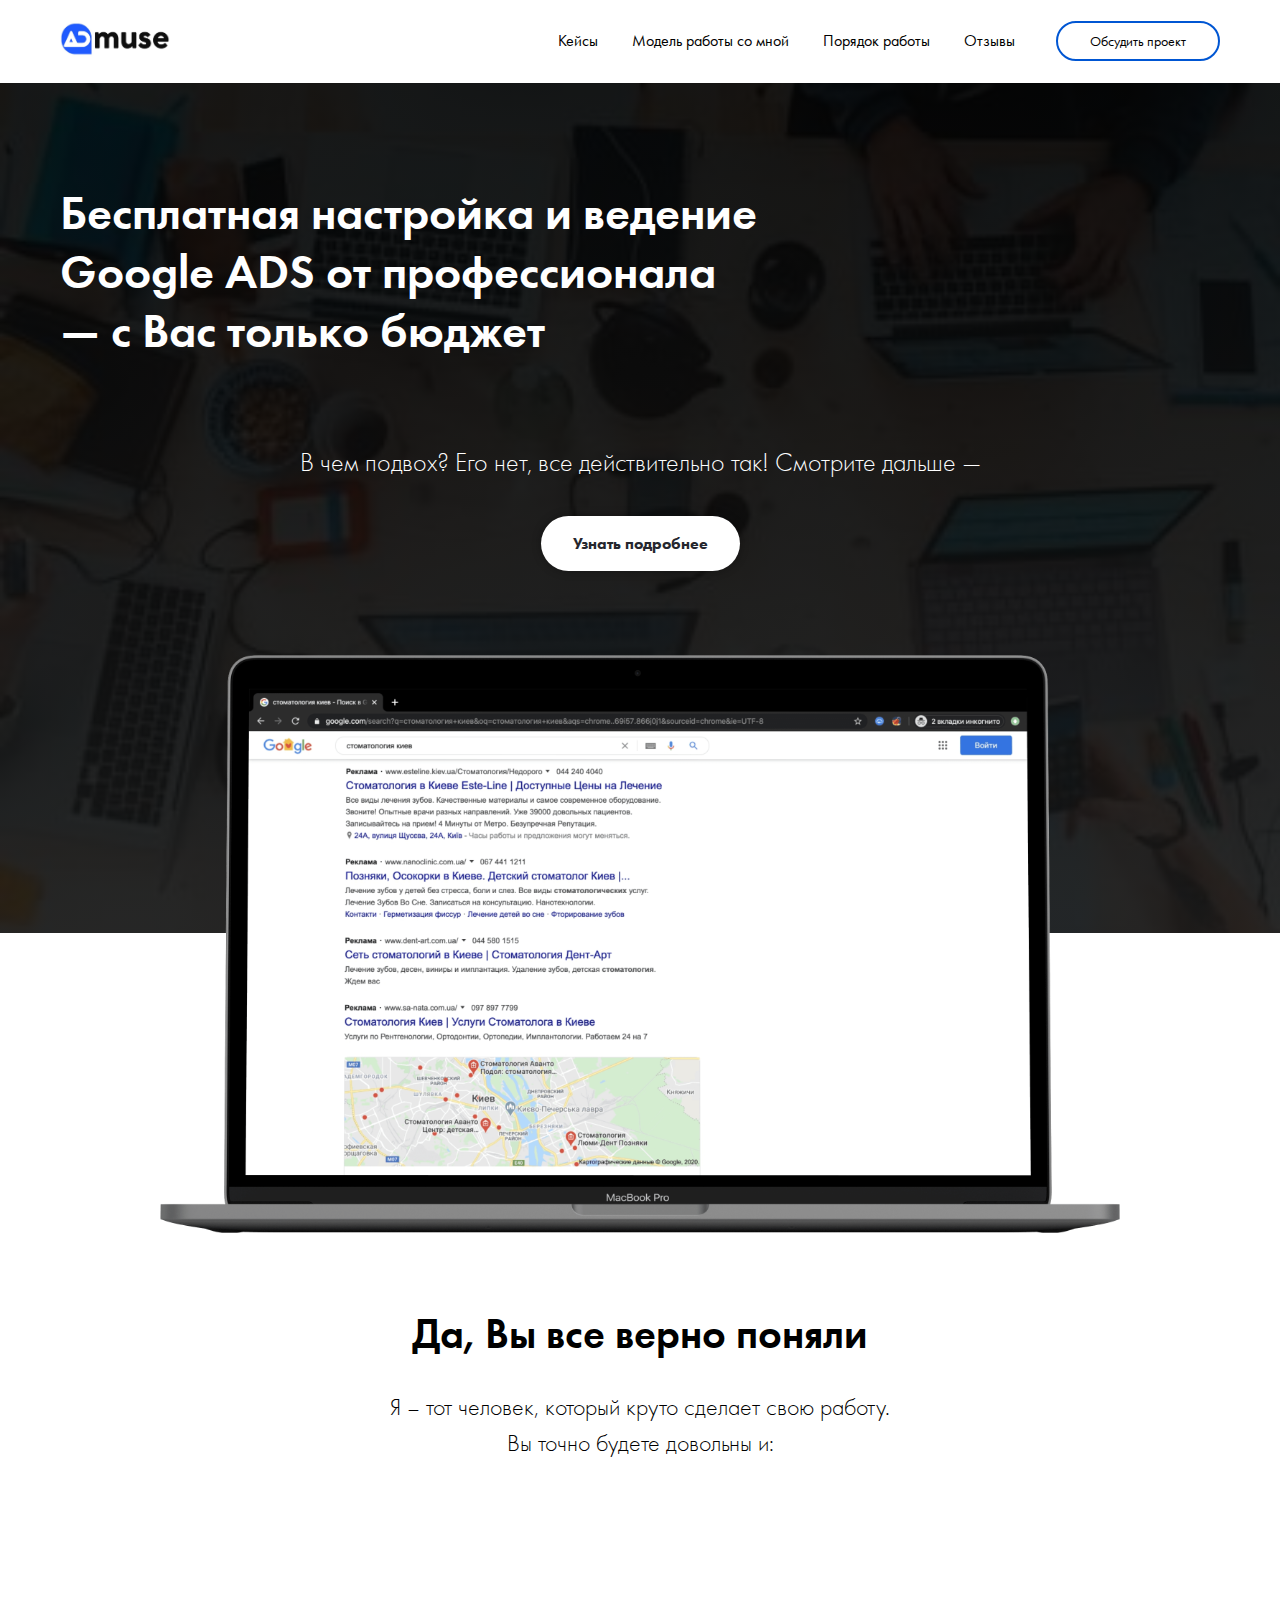
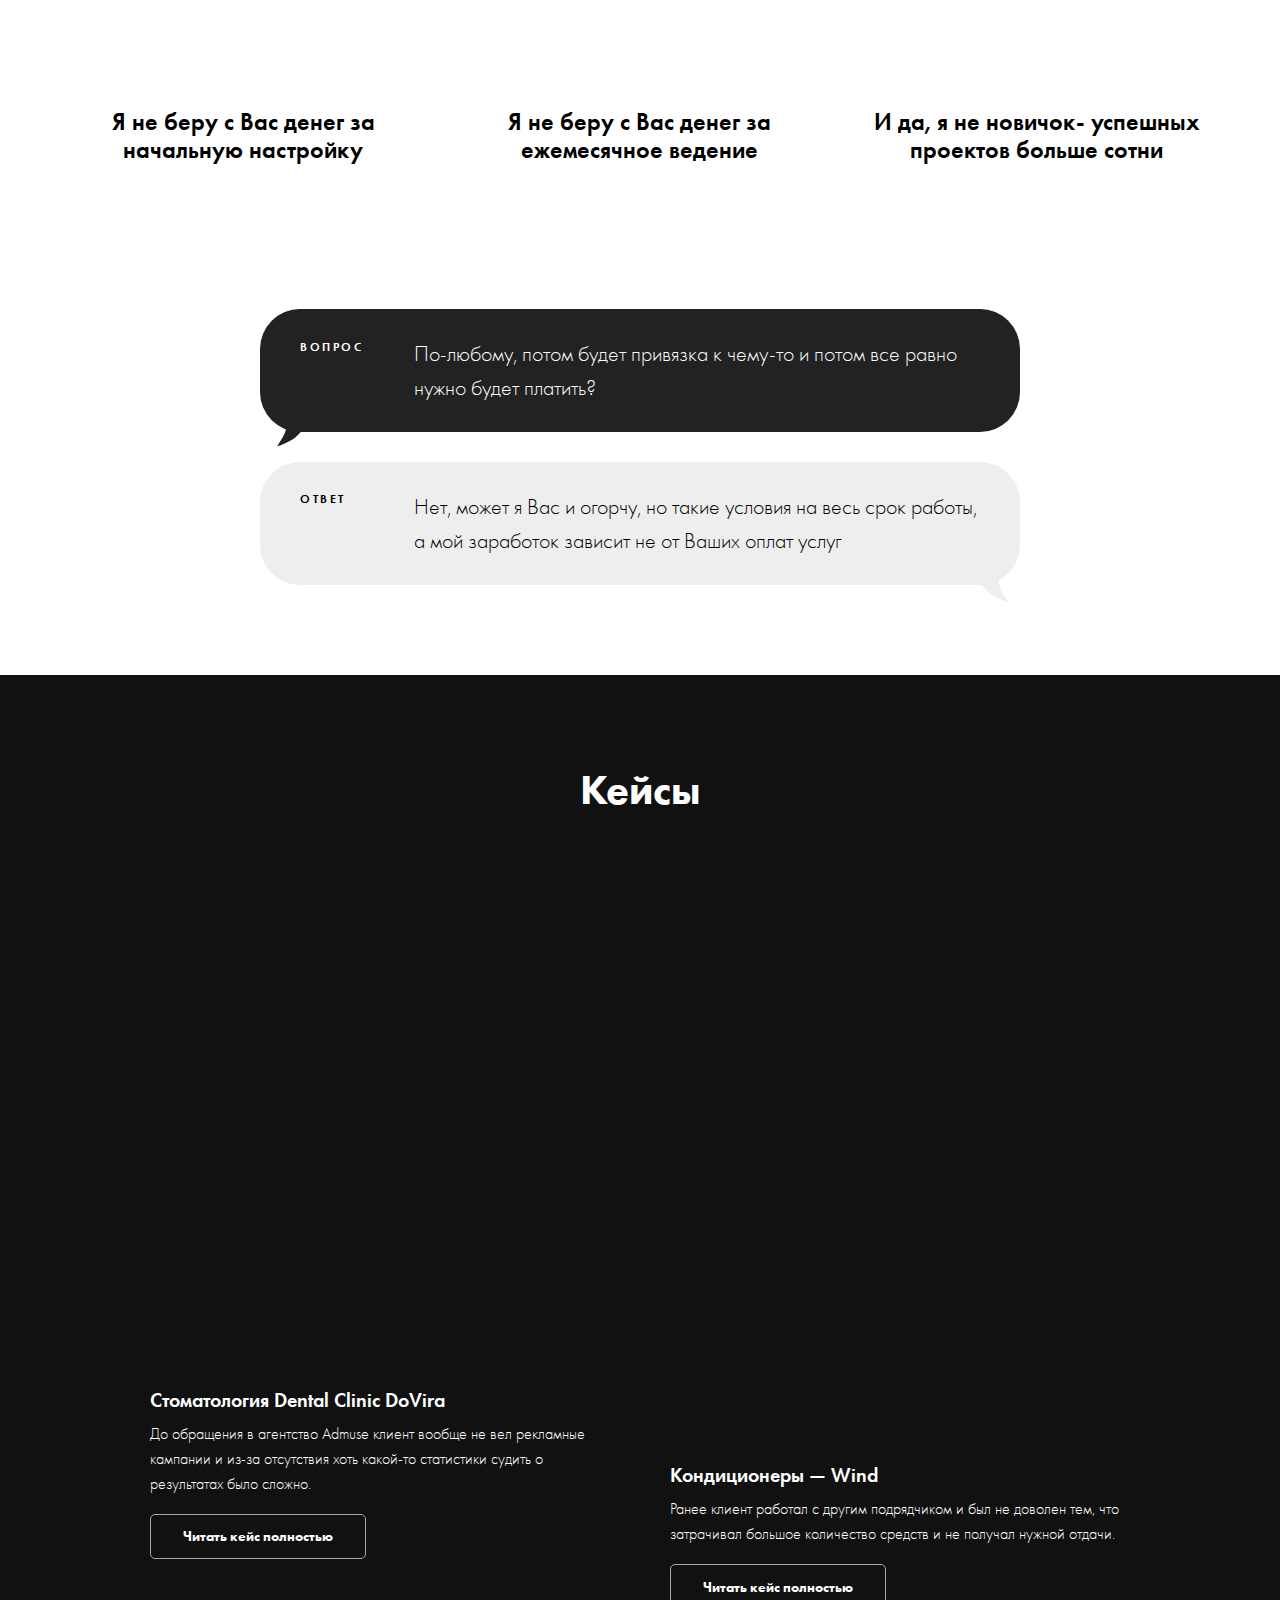
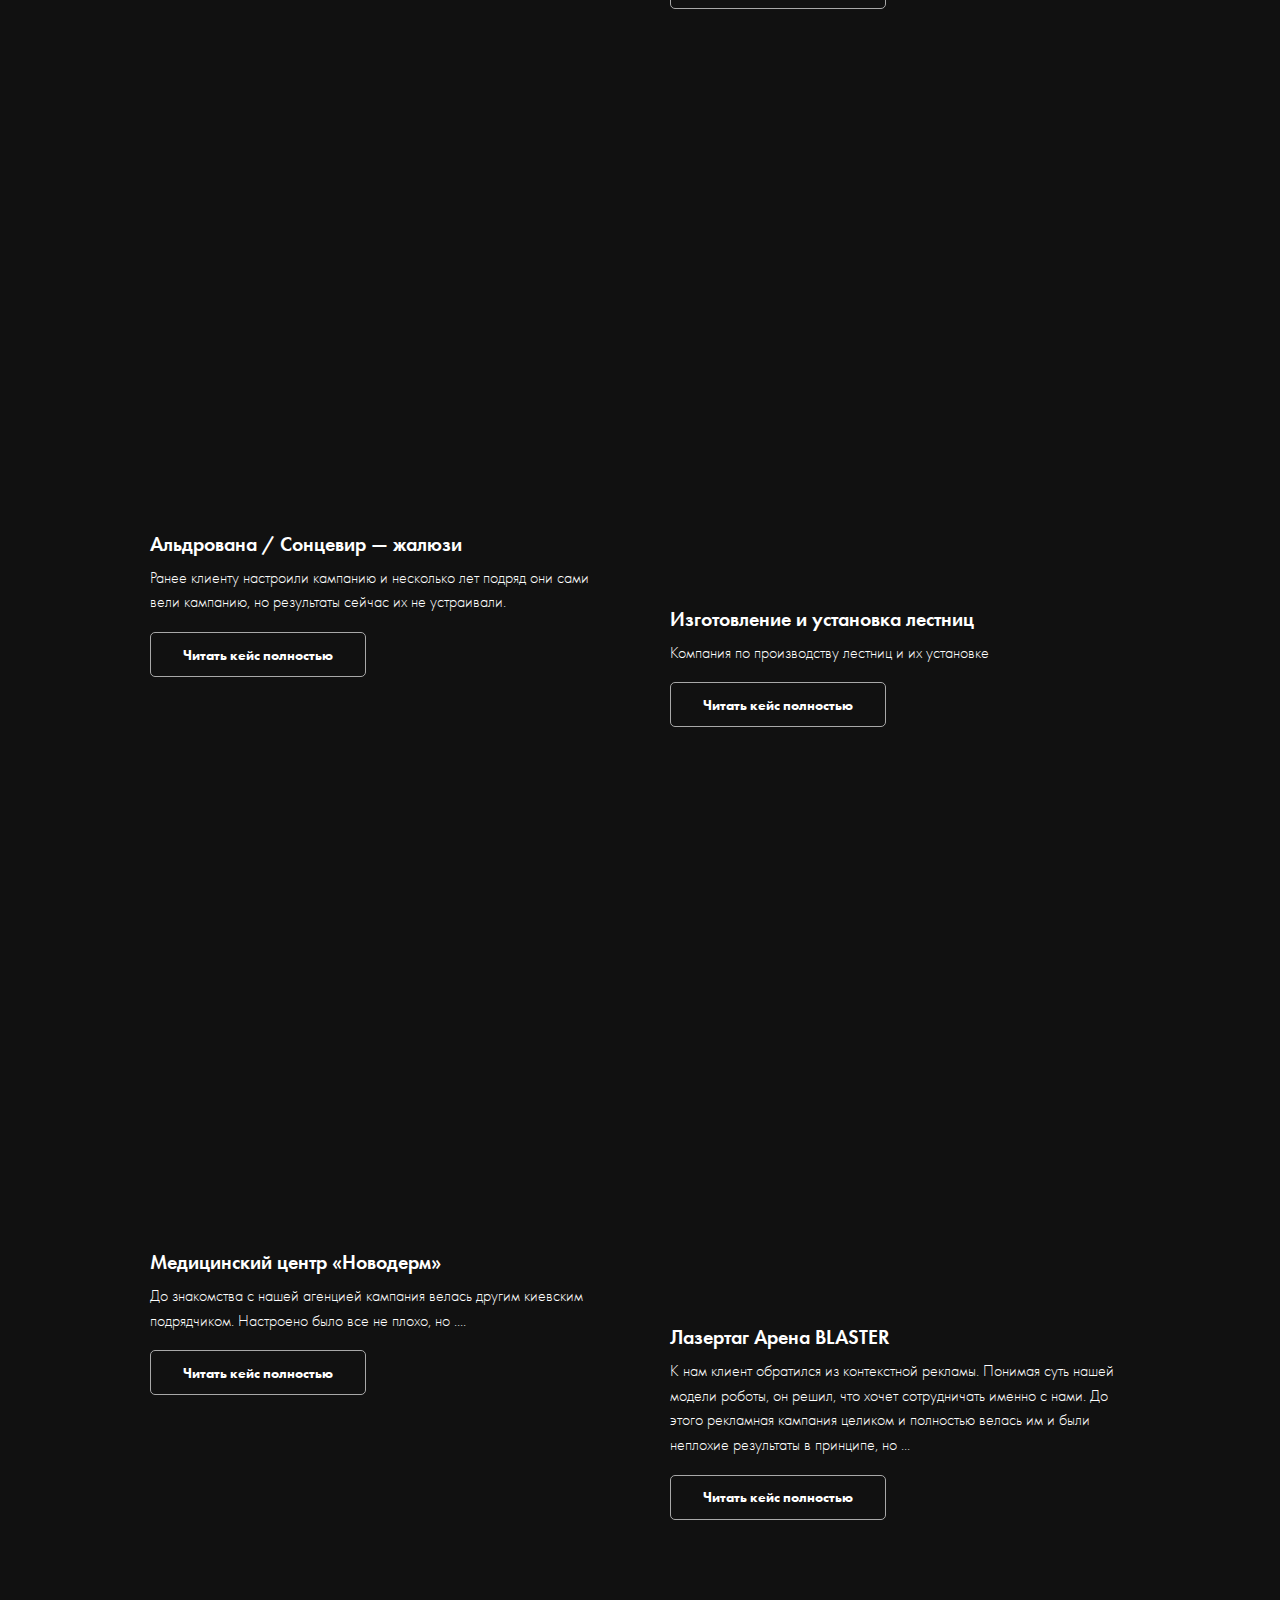
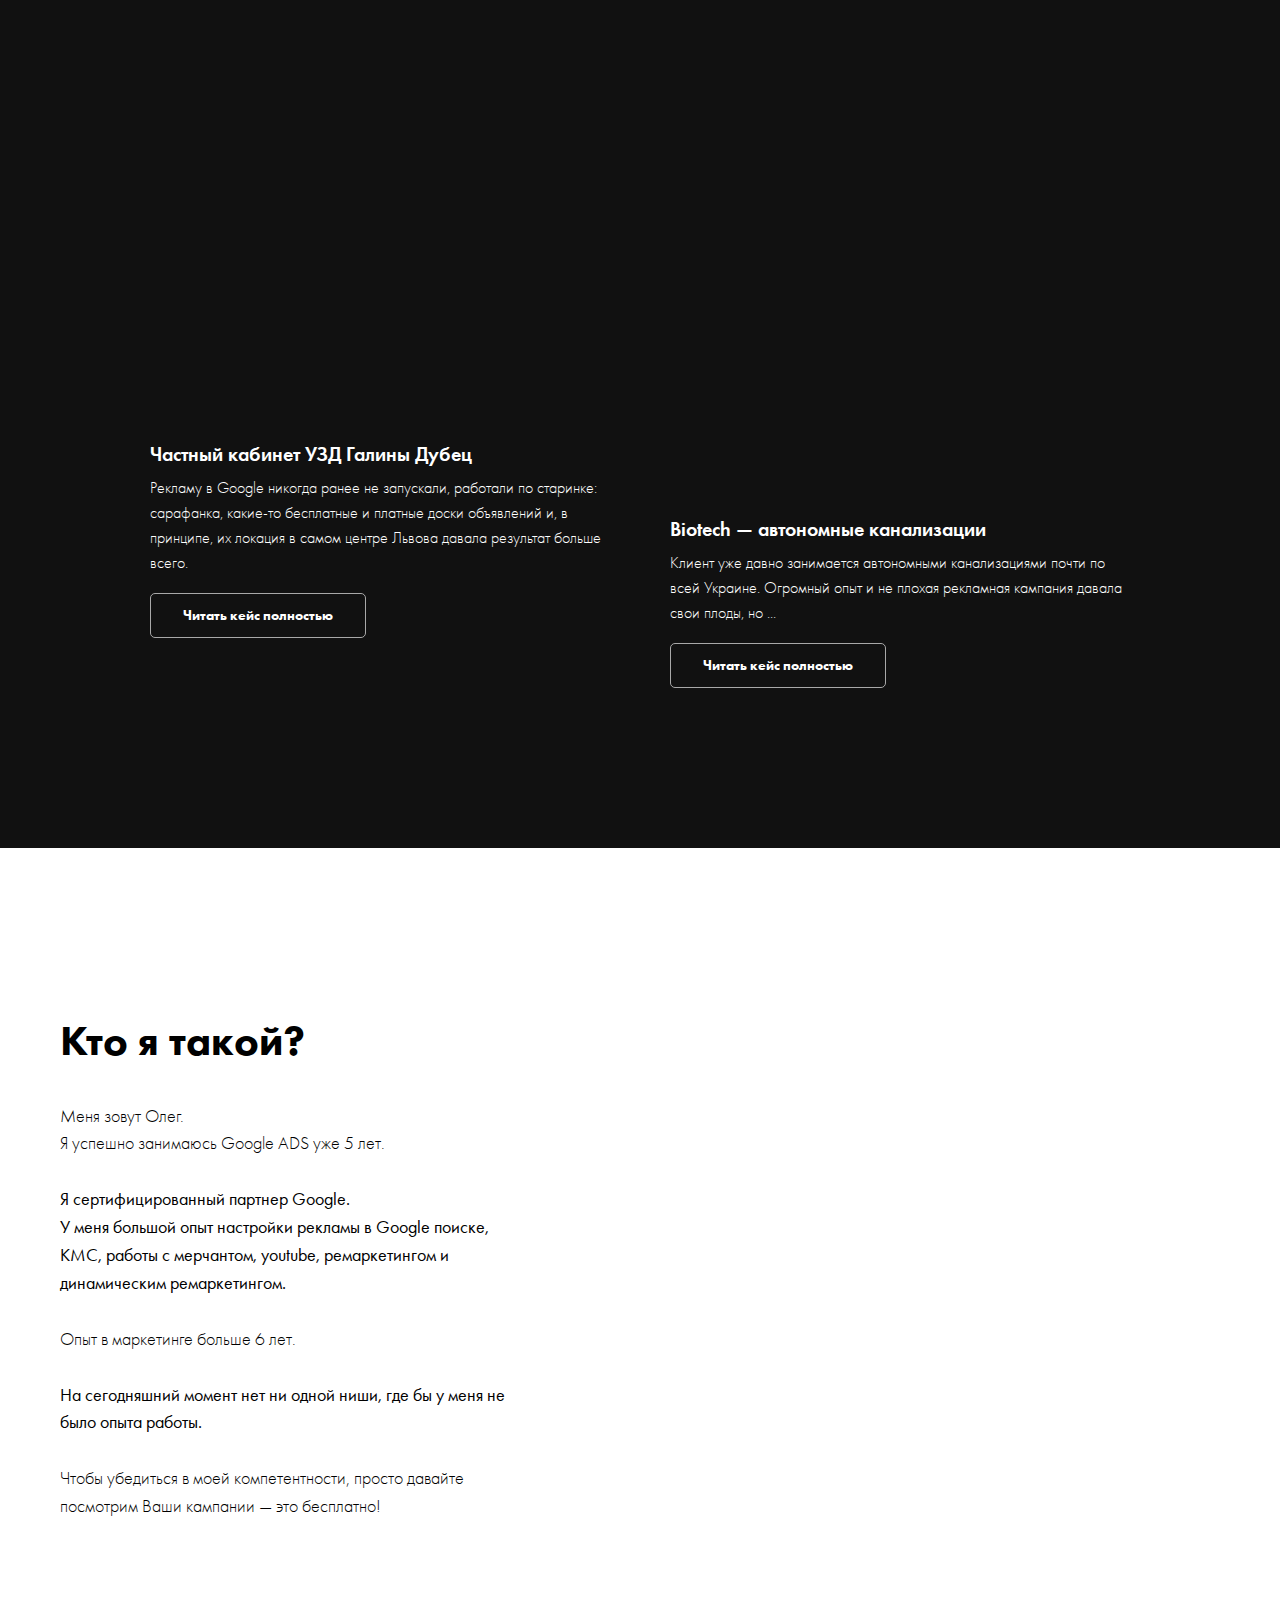
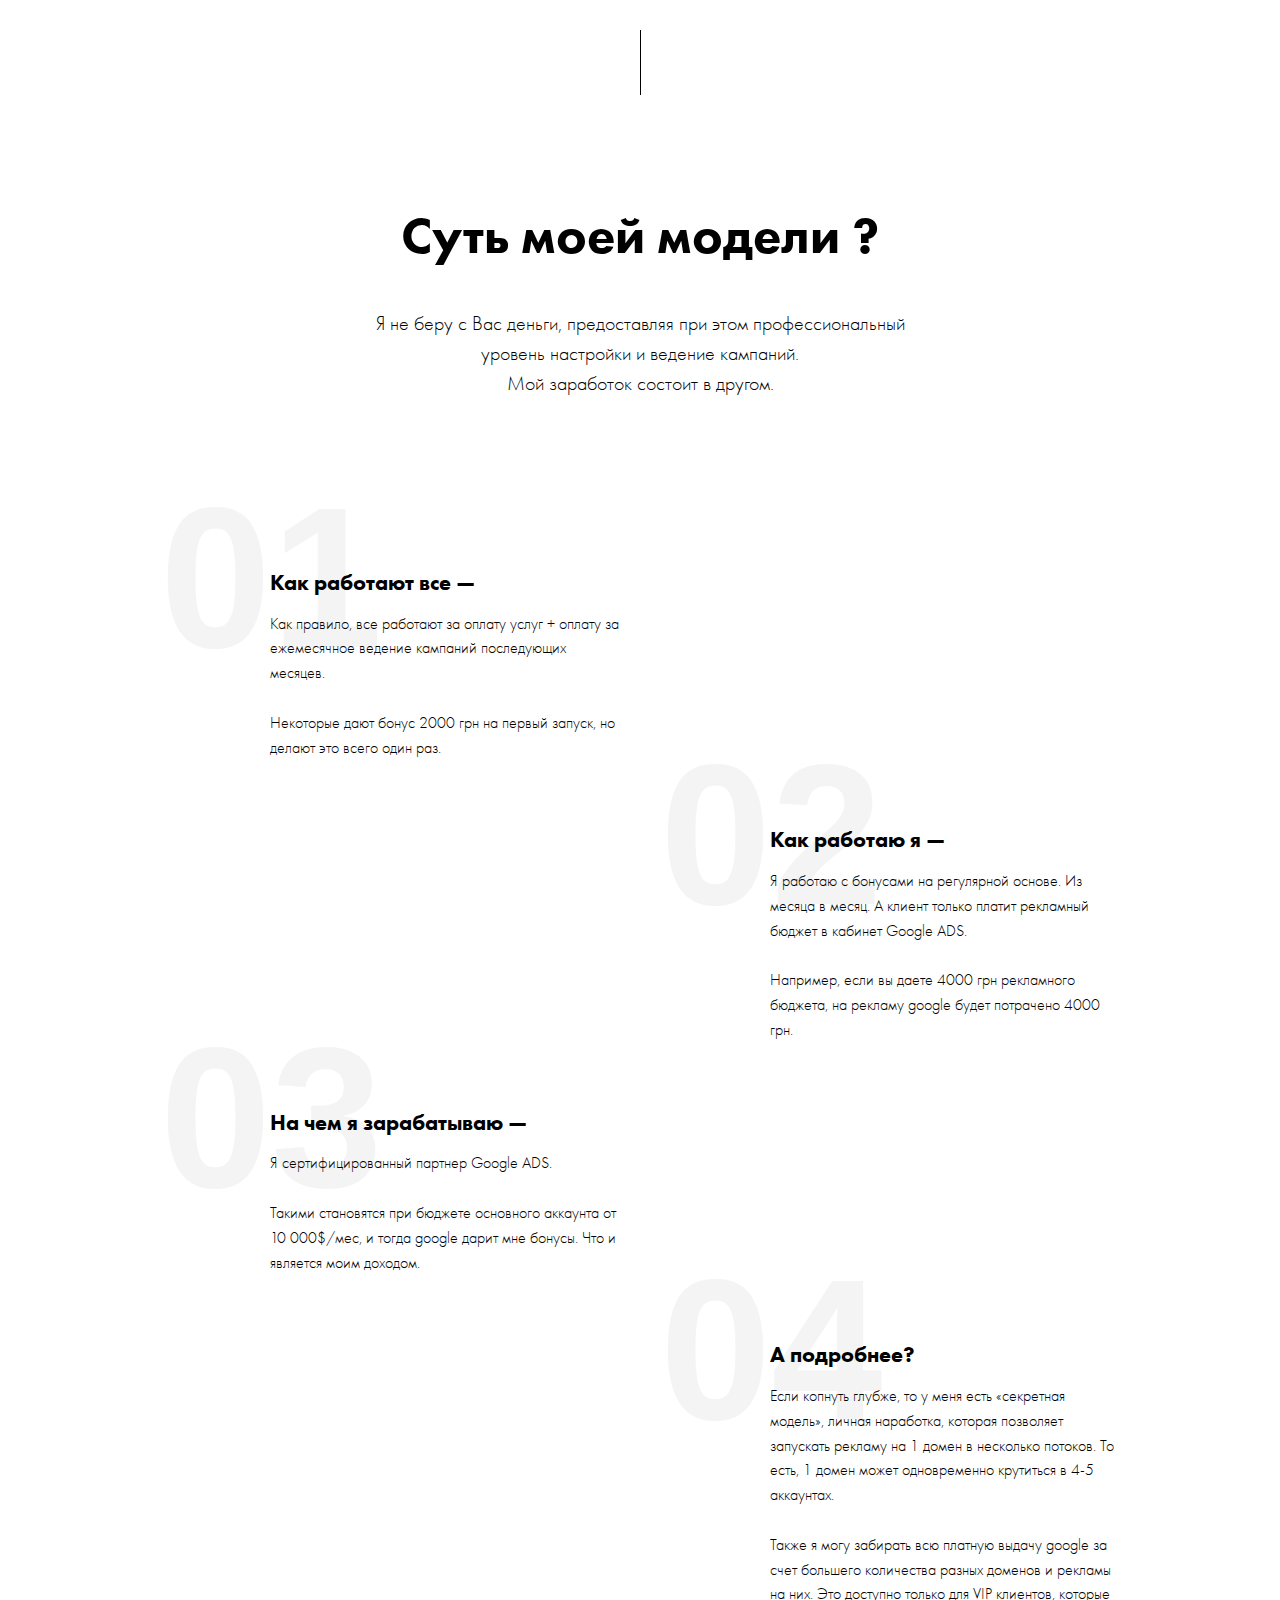
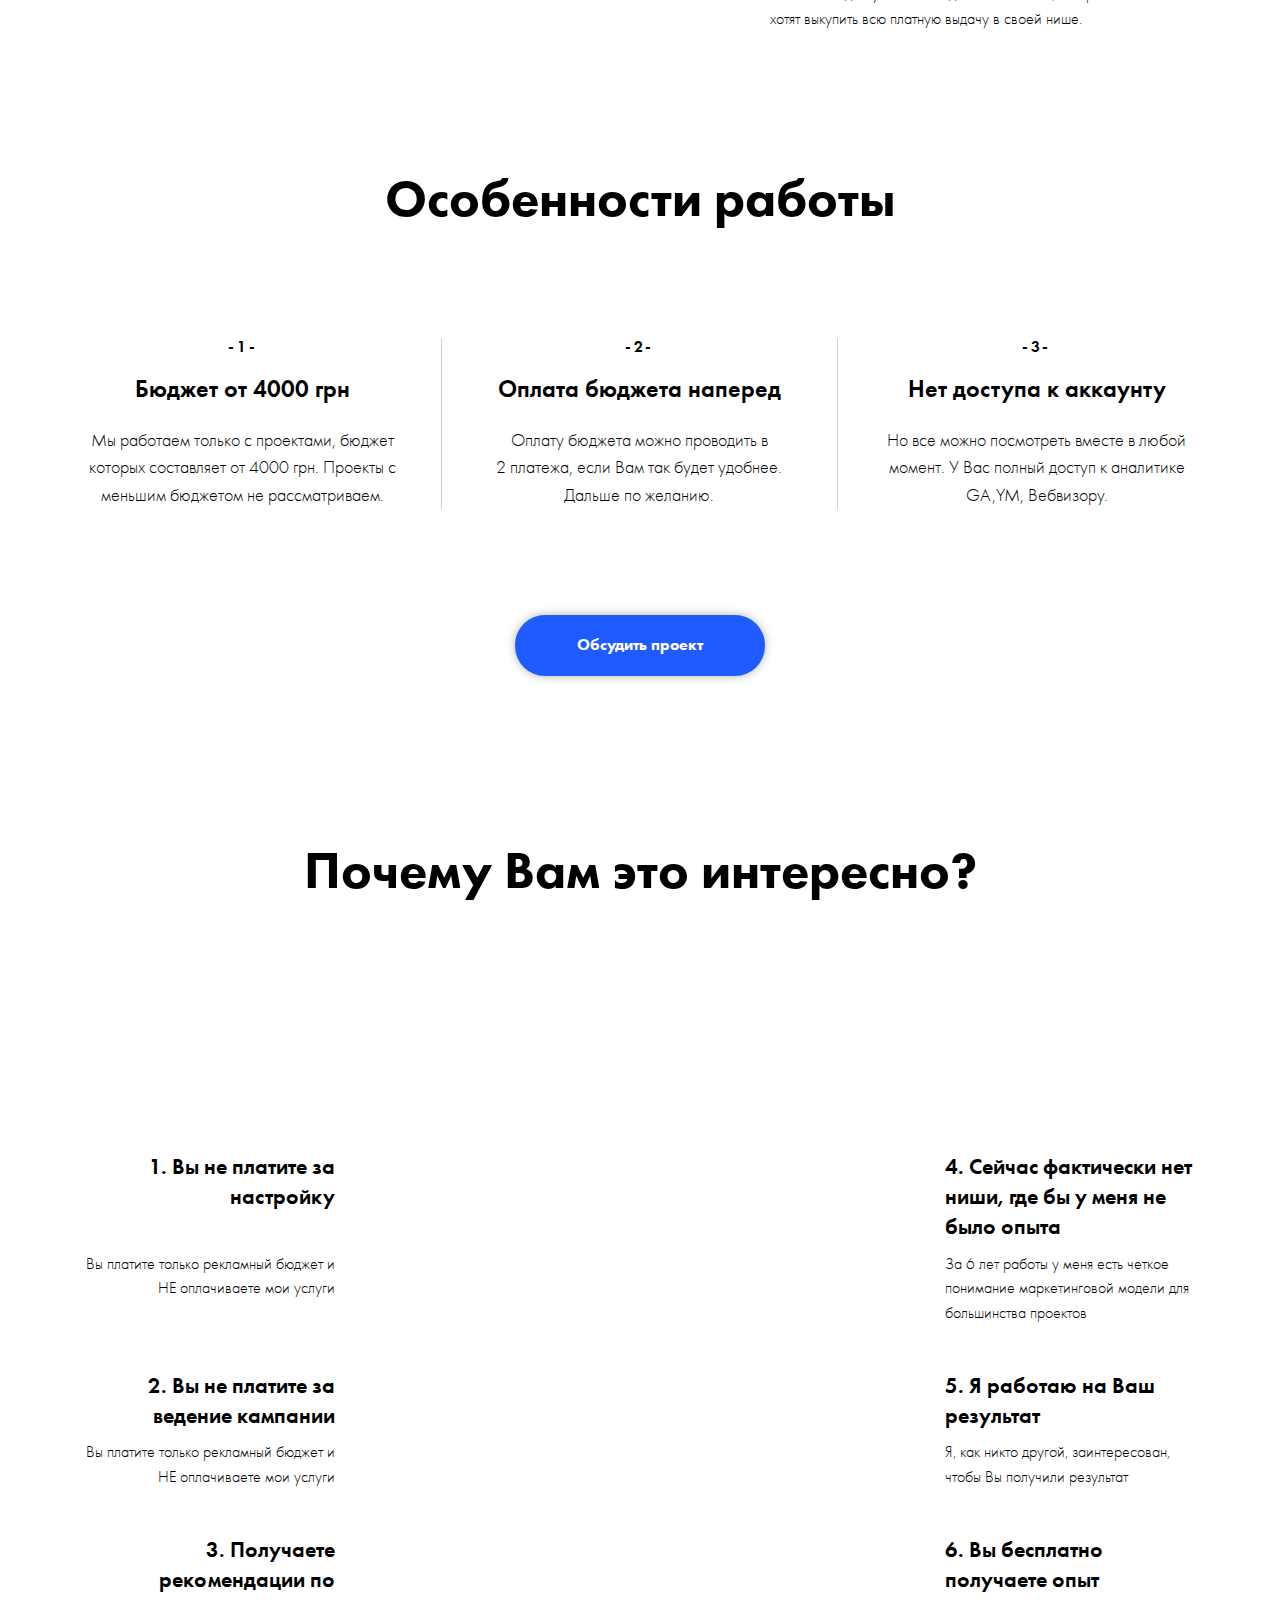
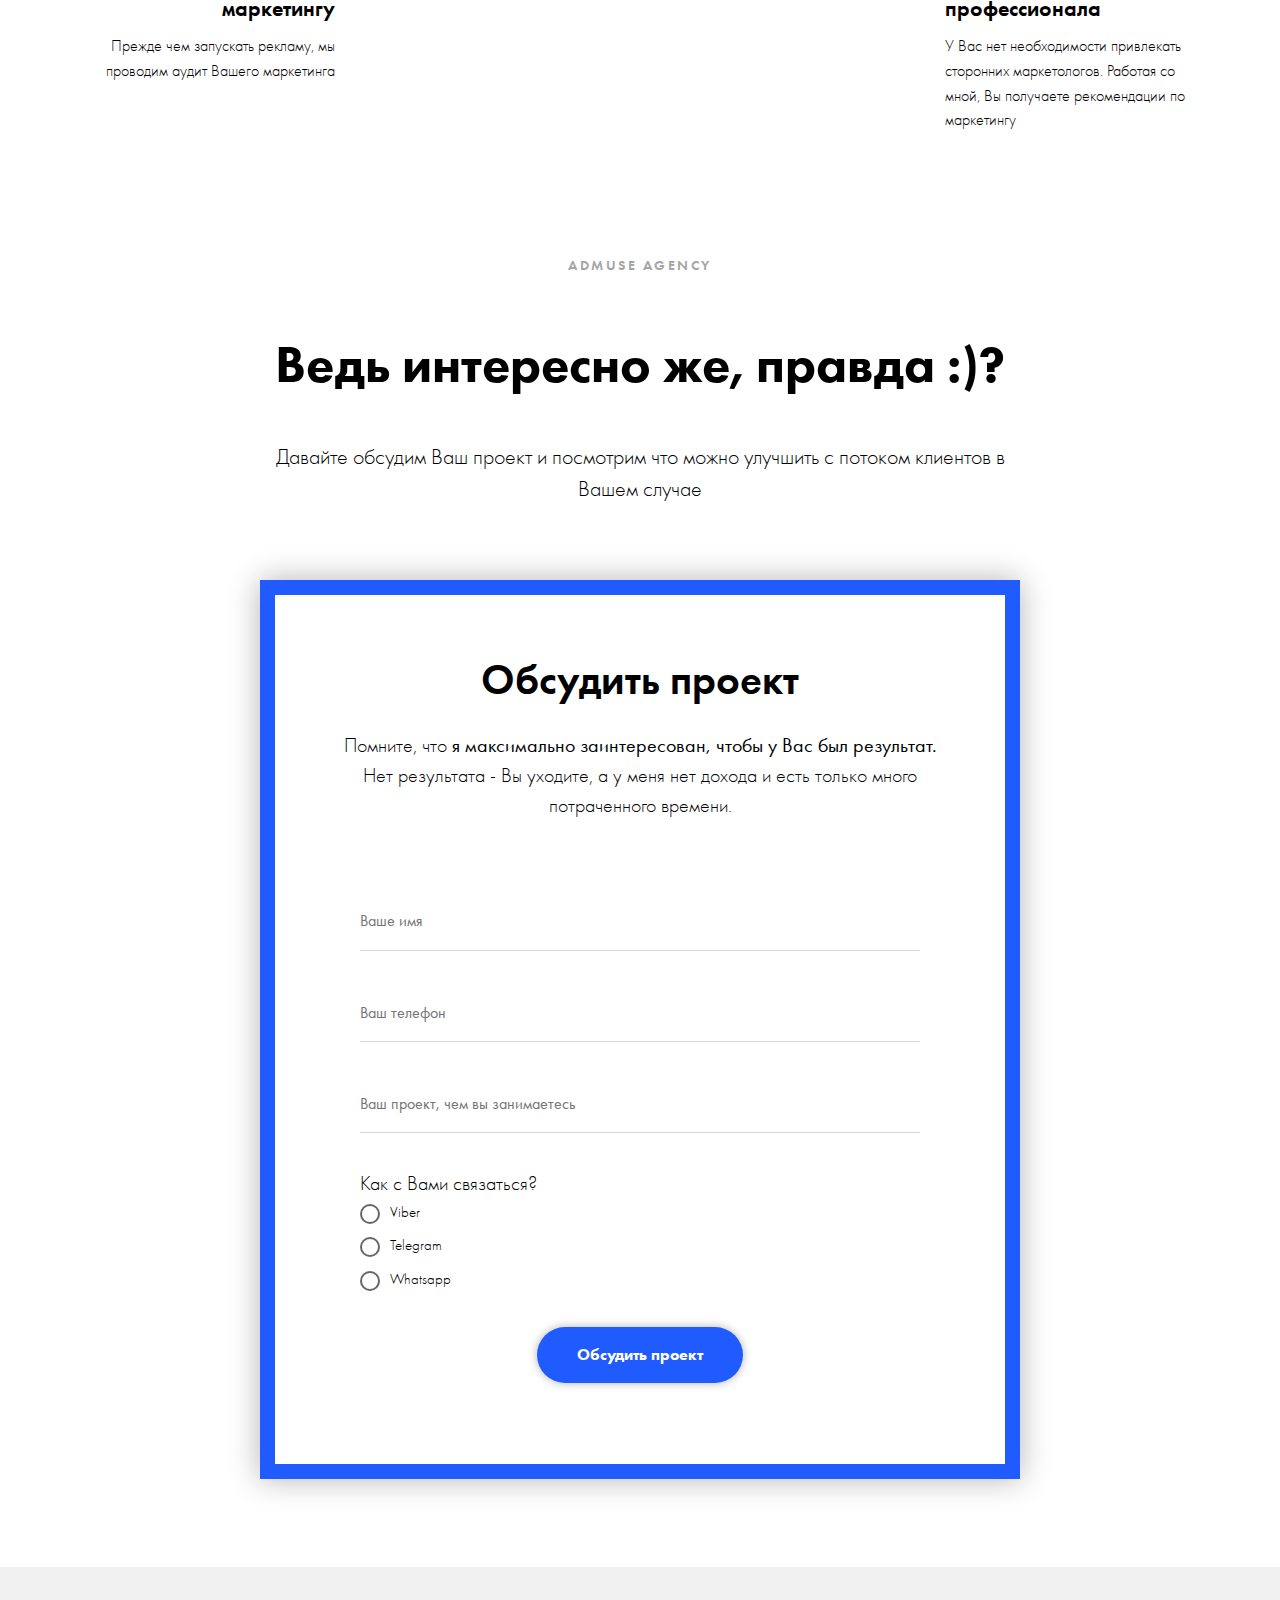
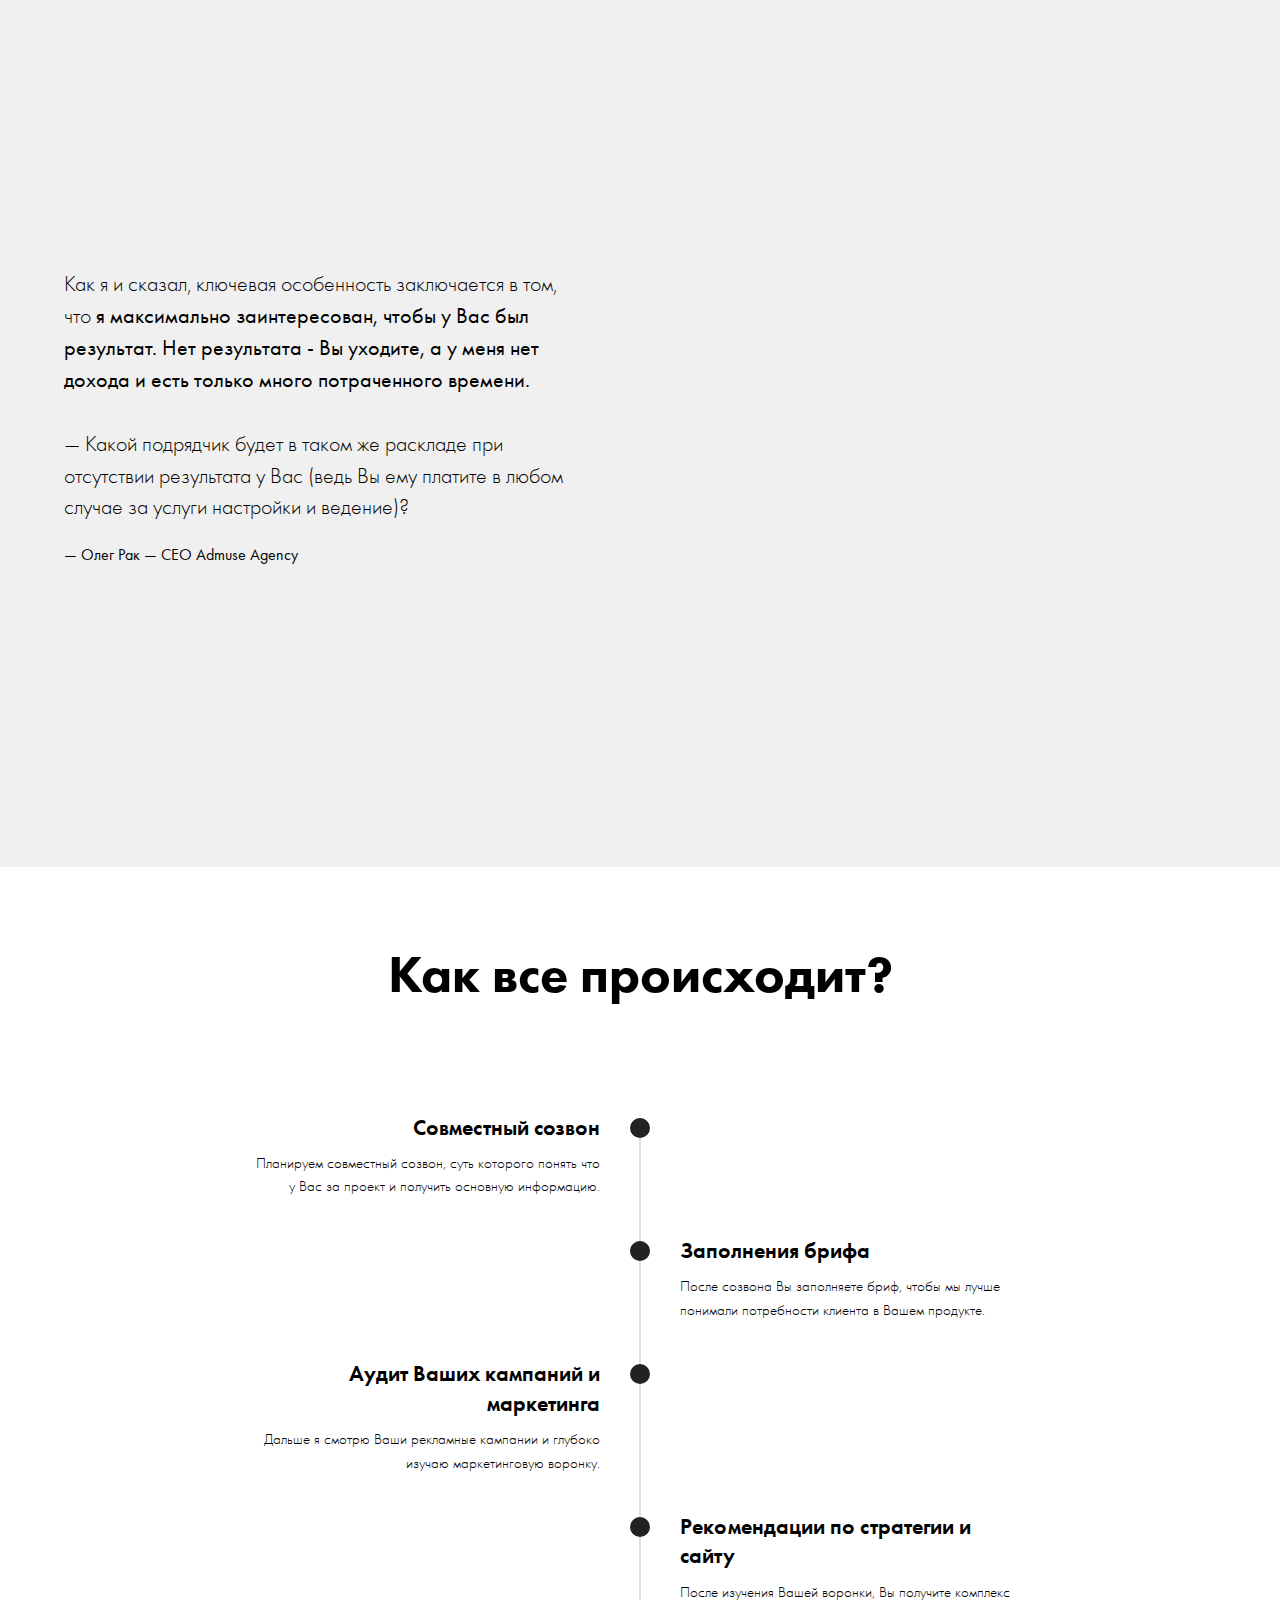
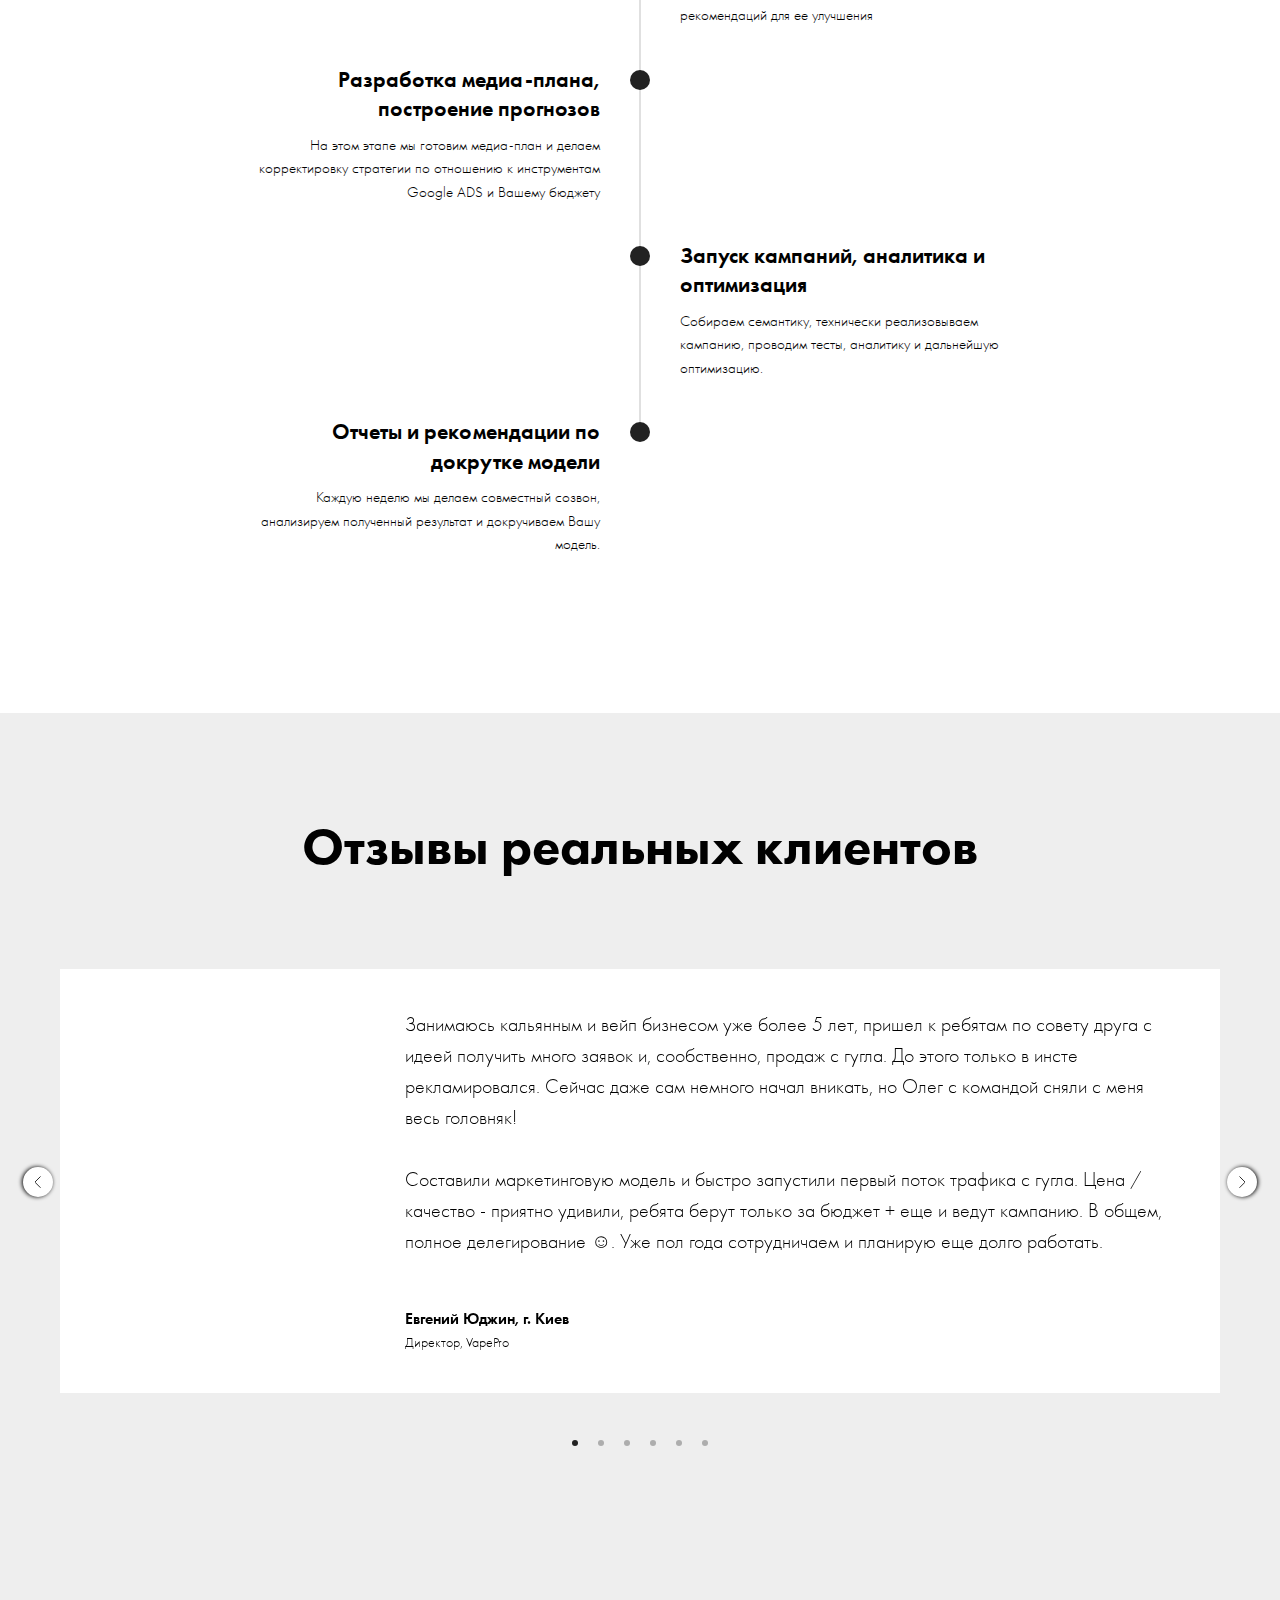
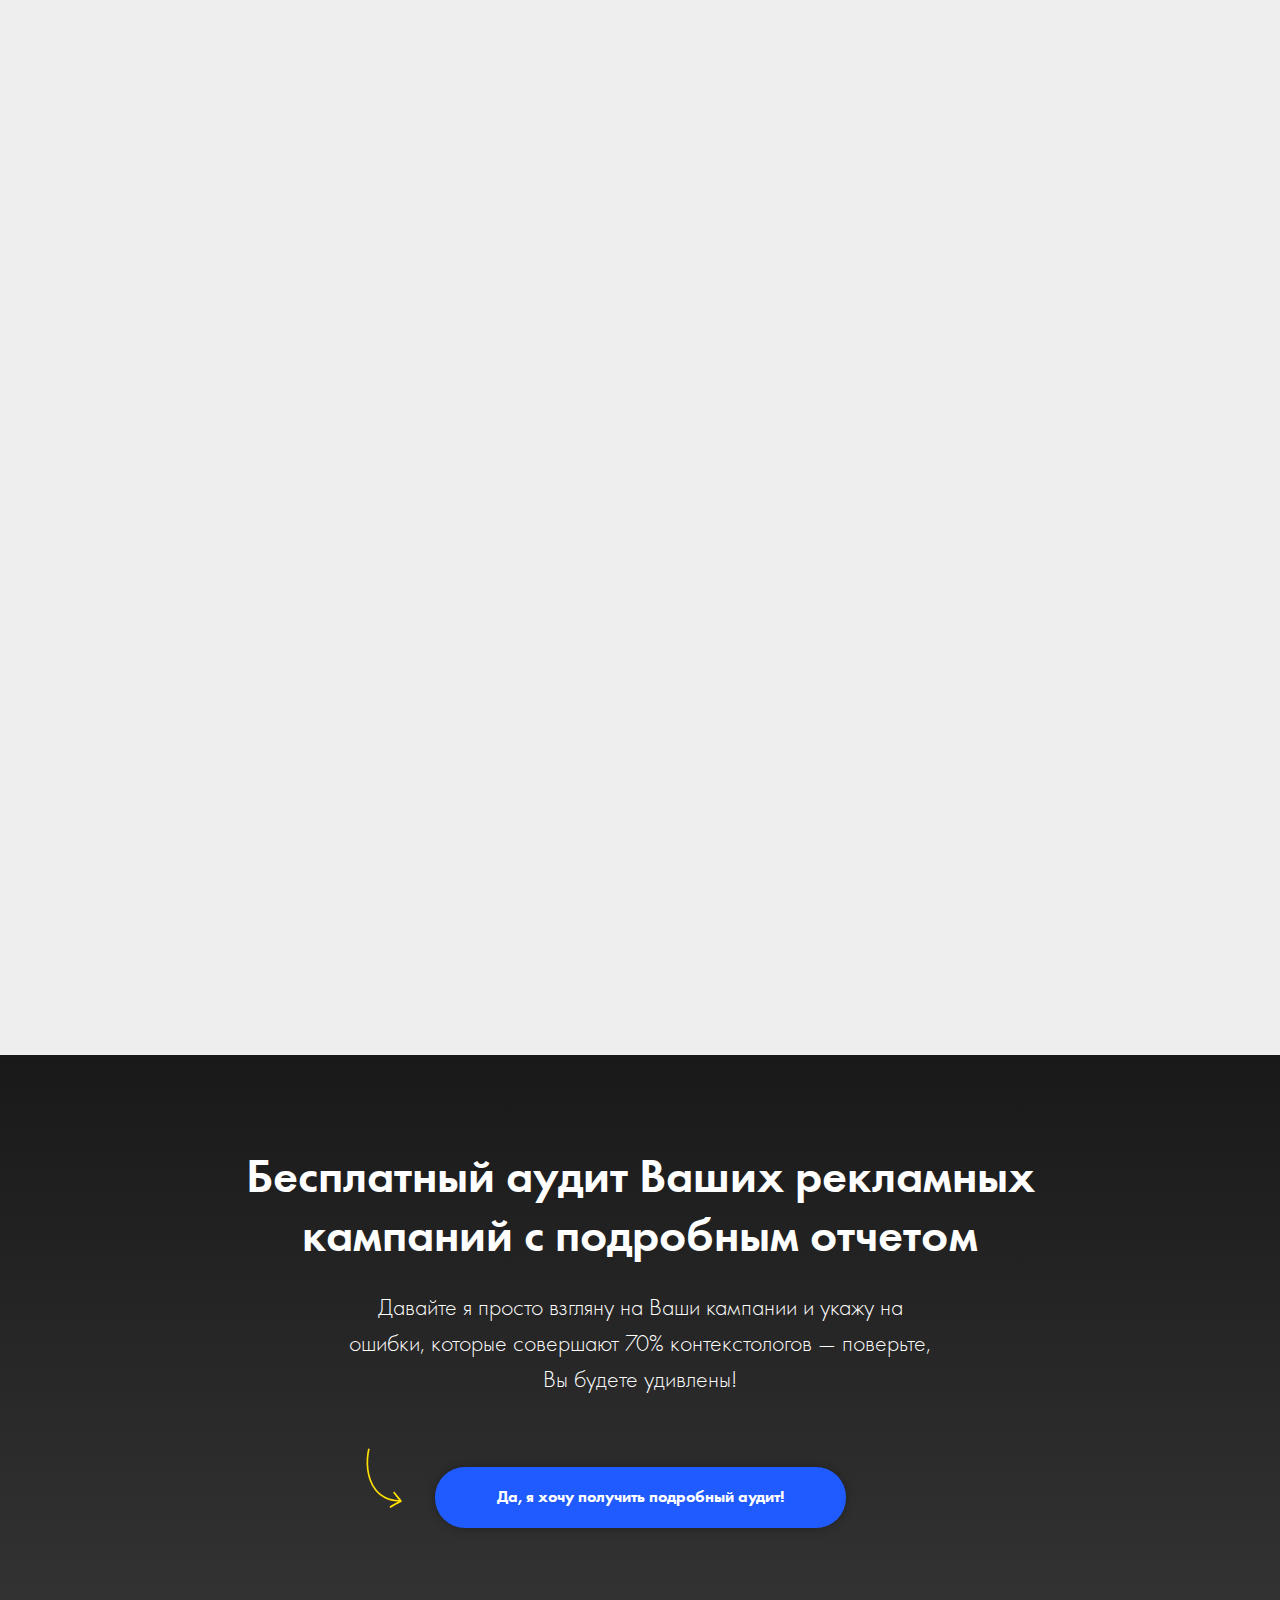
<file: admuse/index.html>
<!DOCTYPE html>
<html lang="en">

<head>
    <meta charset="UTF-8">
    <meta name="viewport" content="width=device-width, initial-scale=1.0">
    <meta property="og:url" content="https://admuse.com.ua">
    <meta property="og:title" content="Admuse —&nbsp;контекстная реклама ">
    <meta property="og:description" content="">
    <meta property="og:type" content="website">
    <meta property="og:image" content="https://static.tildacdn.com/tild6162-3030-4233-a636-356533396663/-/resize/504x/photo_2020-04-13_205.jpg">
    <link rel="shortcut icon" href="img/favicon.ico" type="image/x-icon" />
   

    
    <link rel="stylesheet" href="css/bootstrap-grid.min.css">

    <link rel="stylesheet" href="css/main.min.css">
    


   

    <title>Admuse —&nbsp;контекстная реклама </title>
    <link rel="stylesheet" href="css/style.min.css">
</head>



   

<body>


    <div class="progress-container">
        <div class="progress-bar" id="myBar"></div>
    </div>

    


<header class="header">
    <div class="container">
        <div class="header__inner row">
            <div class="header__toggle lg-disable-481px">
                <span></span><span></span><span></span>
            </div>
            <a href="/" class="header__logo header__item small-disable-480px "
            style="background-image: url(img/header/logo.jpg);"></a>
            <ul class="header__nav header__item">
                <li class="header__nav-item ">
                    <a href="/" class="header__logo header__item lg-disable-481px "
                    style="background-image: url(img/header/logo.jpg);"></a>
                </li>
                <li class="header__nav-item">
                    <a href="/#cases" class="header__href">
                        Кейсы
                    </a>
                </li>
                <li class="header__nav-item">
                    <a href="/#my-model" class="header__href">
                        Модель работы со мной
                    </a>
                </li>
                <li class="header__nav-item">
                    <a href="/#sequence" class="header__href">
                        Порядок работы
                    </a>
                </li>
                <li class="header__nav-item">
                    <a href="/#client" class="header__href">
                        Отзывы
                    </a>
                </li>
                <li class="small-disable-480px header__nav-item ">
                    <a href="/#discuss" class="header__href header__href-last">
                        Обсудить проект
                    </a>
                </li>


            </ul>

            <div class="lg-disable-481px header__nav-item">
                <a href="/#discuss" class=" header__href header__href-last">
                    Обсудить проект
                </a>

            </div>
        </div>
    </div>

</header>
    <div class="section-img"   style="background-image: url(img/section-img/background.jpg);" >
    
        <div class="header__toggle lg-disable-481px">
            <span></span><span></span><span></span>
        </div>
        <div class="section-img__wrap">
            <div class="section-img__inner section">
                <div class="section-img__title">
                    Бесплатная настройка и ведение <br>
                    Google ADS от профессионала <br>
                    — с Вас только бюджет
                </div>
                <div class="section-img__subtitle">
                    В чем подвох? Его нет, все действительно так! Смотрите дальше —
                </div>
                <div class="section-img__button button">
                    <a href="#my-model" class="button__inner">Узнать подробнее</a>
                </div>

            </div>

        </div>

    
    
   
   
</div>
<img src="img/section-img/laptop.png" alt=" В чем подвох? Его нет, все действительно так! Смотрите дальше —" class="section-img__image">



    <div class="good-worker section">
        <div class="good-worker__title">
            Да, Вы все верно поняли
        </div>
        <div class="good-worker__subtitle">
            Я – тот человек, который круто сделает свою работу. <br>
            Вы точно будете довольны и:
        </div>

        <div class="good-worker__container container">
            <div class="good-worker__row row">
                <div class="good-worker__item col-md-4 col-sm-12">
                    <img src="img/preloader.png" data-img-src="img/good-worker/icon_1.png" alt="Да, Вы все верно поняли"
                        class="good-worker__img">
                    <div class="good-worker__item-title">
                        Я не беру с Вас денег за начальную настройку
                    </div>
                </div>
                <div class="good-worker__item col-md-4 col-sm-12">
                    <img src="img/preloader.png" data-img-src="img/good-worker/icon_2.png" alt="Да, Вы все верно поняли"
                        class="good-worker__img">
                    <div class="good-worker__item-title">
                        Я не беру с Вас денег за ежемесячное ведение
                    </div>
                </div>
                <div class="good-worker__item col-md-4 col-sm-12">
                    <img src="img/preloader.png" data-img-src="img/good-worker/icon_3.png" alt="Да, Вы все верно поняли"
                        class="good-worker__img">
                    <div class="good-worker__item-title">
                        И да, я не новичок- успешных проектов больше сотни
                    </div>
                </div>
            </div>
        </div>
        <div class="good-worker__question-answer">
            <div class="good-worker__question-box">
                <svg class="good-worker__question-tail" width="33px" height="24px" viewBox="0 0 33 24">
                    <g stroke="none" stroke-width="1" fill="none" fill-rule="evenodd">
                        <g transform="translate(-1244.000000, -3123.000000)" fill="#222">
                            <path
                                d="M1255,3123c0,0-0.7,5.7-2,8.8c-1.9,4.3-7.7,13.4-7.7,13.4s9.3-2.5,18-8.8c2.6-1.9,10.4-11,12.6-13.5">
                            </path>
                        </g>
                    </g>
                </svg>
                <div class="good-worker__question">
                    ВОПРОС
                </div>
                <div class="good-worker__question-description">
                    По-любому, потом будет привязка к чему-то и потом все равно нужно будет платить?
                </div>
            </div>
            <div class="good-worker__answer-box">
                <svg class="good-worker__answer-tail" width="33px" height="24px" viewBox="0 0 33 24">
                    <g stroke="none" stroke-width="1" fill="none" fill-rule="evenodd">
                        <g transform="translate(-1244.000000, -3123.000000)" fill="#eee">
                            <path
                                d="M1275.13811,3123 C1272.95728,3125.43852 1265.08297,3134.61485 1262.52627,3136.47672 C1253.84354,3142.79977 1244.5,3145.28571 1244.5,3145.28571 C1244.5,3145.28571 1250.29058,3136.12799 1252.15133,3131.84682 C1253.51931,3128.69942 1254.18621,3123 1254.18621,3123"
                                transform="translate(1259.819055, 3134.142857) scale(-1, 1) translate(-1259.819055, -3134.142857) ">
                            </path>
                        </g>
                    </g>
                </svg>
                <div class="good-worker__answer">
                    ОТВЕТ
                </div>
                <div class="good-worker__answer-description">
                    Нет, может я Вас и огорчу, но такие условия на весь срок работы, а мой заработок зависит не от Ваших
                    оплат услуг
                </div>

            </div>
        </div>

    </div>

    <div class="cases" id="cases">
        <div class="cases__title ">
            Кейсы
        </div>
        <div class="container">
            <div class="cases__row row">

                <div class="cases__wrap  col-sm-6">
                    <a href="cases_1.html" class="cases__item">
                        <img src="img/preloader.png" data-img-src="img/cases/photo_1.jpg" alt="Кейсы 1"
                            class="cases__item-image">


                        <div class="cases__item-title">
                            Стоматология Dental Clinic DoVira
                        </div>

                        <div class="cases__item-description">
                            До обращения в агентство Admuse клиент вообще не вел рекламные кампании и из-за отсутствия
                            хоть
                            какой-то статистики судить о результатах было сложно.
                        </div>


                        <div class="cases__item-button">
                            <span>Читать кейс полностью</span>
                        </div>

                    </a>
                </div>
                <div class="cases__wrap  col-sm-6">
                    <a href="cases_2.html" class="cases__item">
                        <img src="img/preloader.png" data-img-src="img/cases/photo_2.jpg" alt="Кейс 2"
                            class="cases__item-image">


                        <div class="cases__item-title">
                            Кондиционеры — Wind
                        </div>

                        <div class="cases__item-description">
                            Ранее клиент работал с другим подрядчиком и был не доволен тем, что затрачивал большое
                            количество средств и не получал нужной отдачи.
                        </div>
                        <div class="cases__item-button">
                            <span>Читать кейс полностью</span>
                        </div>


                    </a>
                </div>

                <div class="cases__wrap  col-sm-6">
                    <a href="cases_3.html" class="cases__item">
                        <img src="img/preloader.png" data-img-src="img/cases/photo_3.jpg" alt="кейс 3"
                            class="cases__item-image">


                        <div class="cases__item-title">
                            Альдрована / Сонцевир — жалюзи
                        </div>

                        <div class="cases__item-description">
                            Ранее клиенту настроили кампанию и несколько лет подряд они сами вели кампанию, но
                            результаты сейчас их не устраивали.
                        </div>

                        <div class="cases__item-button">
                            <span>Читать кейс полностью</span>
                        </div>

                    </a>
                </div>
                <div class="cases__wrap  col-sm-6">
                    <a href="cases_4.html" class="cases__item">
                        <img src="img/preloader.png" data-img-src="img/cases/photo_4.jpg" alt="кейс 4"
                            class="cases__item-image">


                        <div class="cases__item-title">
                            Изготовление и установка лестниц
                        </div>

                        <div class="cases__item-description">
                            Компания по производству лестниц и их установке
                        </div>

                        <div class="cases__item-button">
                            <span>Читать кейс полностью</span>
                        </div>

                    </a>
                </div>
                <div class="cases__wrap  col-sm-6">
                    <a href="cases_5.html" class="cases__item">
                        <img src="img/preloader.png" data-img-src="img/cases/photo_5.jpg" alt="кейс 5"
                            class="cases__item-image">


                        <div class="cases__item-title">
                            Медицинский центр «Новодерм»
                        </div>

                        <div class="cases__item-description">
                            До знакомства с нашей агенцией кампания велась другим киевским подрядчиком. Настроено было
                            все не плохо, но ....
                        </div>

                        <div class="cases__item-button">
                            <span>Читать кейс полностью</span>
                        </div>

                    </a>
                </div>
                <div class="cases__wrap  col-sm-6">
                    <a href="cases_6.html" class="cases__item">
                        <img src="img/preloader.png" data-img-src="img/cases/photo_6.jpg" alt="Кейс 6"
                            class="cases__item-image">


                        <div class="cases__item-title">
                            Лазертаг Арена BLASTER
                        </div>

                        <div class="cases__item-description">
                            К нам клиент обратился из контекстной рекламы. Понимая суть нашей модели роботы, он решил,
                            что хочет сотрудничать именно с нами. До этого рекламная кампания целиком и полностью велась
                            им и были неплохие результаты в принципе, но ...
                        </div>

                        <div class="cases__item-button">
                            <span>Читать кейс полностью</span>
                        </div>

                    </a>
                </div>
                <div class="cases__wrap  col-sm-6">
                    <a href="cases_7.html" class="cases__item">
                        <img src="img/preloader.png" data-img-src="img/cases/photo_7.png" alt="Кейс 7"
                            class="cases__item-image">


                        <div class="cases__item-title">
                            Частный кабинет УЗД Галины Дубец
                        </div>

                        <div class="cases__item-description">
                            Рекламу в Google никогда ранее не запускали, работали по старинке: сарафанка, какие-то
                            бесплатные и платные доски объявлений и, в принципе, их локация в самом центре Львова давала
                            результат больше всего.
                        </div>

                        <div class="cases__item-button">
                            <span>Читать кейс полностью</span>
                        </div>

                    </a>
                </div>



                <div class="cases__wrap col-sm-6">
                    <a href="cases_8.html" class="cases__item">
                        <img src="img/preloader.png" data-img-src="img/cases/photo_8.jpg" alt="Кейс 8"
                            class="cases__item-image">


                        <div class="cases__item-title">
                            Biotech — автономные канализации
                        </div>

                        <div class="cases__item-description">
                            Клиент уже давно занимается автономными канализациями почти по всей Украине. Огромный опыт и
                            не плохая рекламная кампания давала свои плоды, но ...
                        </div>

                        <div class="cases__item-button">
                            <span>Читать кейс полностью</span>
                        </div>

                    </a>
                </div>

            </div>
        </div>

    </div>

    <div class="about container" id="about">
        <div class="about__row row">


            <div class="about__item col-lg-5 col-sm-12">
                <div class="about__title">
                    Кто я такой?
                </div>
                <div class="about__description">
                    Меня зовут Олег.<br>
                    Я успешно занимаюсь Google ADS уже 5 лет.<br><br>
                    <span class="about__span">Я сертифицированный партнер Google.<br>
                        У меня большой опыт настройки рекламы в Google поиске, КМС, работы с мерчантом, youtube,
                        ремаркетингом и
                        динамическим ремаркетингом.<br><br></span>
                    Опыт в маркетинге больше 6 лет.<br><br>
                    <span class="about__span">На сегодняшний момент нет ни одной ниши, где бы у меня не было опыта
                        работы.<br><br></span>
                    Чтобы убедиться в моей компетентности, просто давайте посмотрим Ваши кампании — это бесплатно!<br>
                </div>
            </div>
            <div class="about__item col-lg-7 col-sm-12">
                <div class="about__img-wrap">
                    <img class="about__img" src="img/preloader.png" data-img-src="img/about/about_1.png"
                        alt="Кто я такой">
                    <img class="about__img" src="img/preloader.png" data-img-src="img/about/about_2.jpg"
                        alt="Кто я такой">


                </div>
            </div>
        </div>
    </div>

    <div class="my-model section" id="my-model">
        <div class="my-model__title title-h1">
            Суть моей модели ?
        </div>
        <div class="my-model__subtitle subtitle">
            Я не беру с Вас деньги, предоставляя при этом профессиональный уровень настройки и ведение кампаний.
            <br>
            Мой заработок состоит в другом.
        </div>
        <div class="my-model__wrap-item">
            <div class="my-model__item">
                <div class="my-model__item-number">
                    01
                </div>
                <div class="my-model__item-title title-h2">
                    Как работают все —
                </div>

                <div class="my-model__item-description description">
                    Как правило, все работают за оплату услуг + оплату за ежемесячное ведение кампаний последующих
                    месяцев.
                    <br><br>
                    Некоторые дают бонус 2000 грн на первый запуск, но делают это всего один раз.
                </div>
            </div>
        </div>
        <div class="my-model__wrap-item">
            <div class="my-model__item">
                <div class="my-model__item-number">
                    02
                </div>
                <div class="my-model__item-title title-h2">
                    Как работаю я —
                </div>

                <div class="my-model__item-description description">
                    Я работаю с бонусами на регулярной основе. Из месяца в месяц. А клиент только платит рекламный
                    бюджет в
                    кабинет Google ADS.
                    <br><br>
                    Например, если вы даете 4000 грн рекламного бюджета, на рекламу google будет потрачено 4000 грн.
                </div>
            </div>
        </div>


        <div class="my-model__wrap-item">
            <div class="my-model__item">
                <div class="my-model__item-number">
                    03
                </div>
                <div class="my-model__item-title title-h2">
                    На чем я зарабатываю —
                </div>

                <div class="my-model__item-description description">
                    Я сертифицированный партнер Google ADS.
                    <br><br>
                    Такими становятся при бюджете основного аккаунта от 10 000$/мес, и тогда google дарит мне бонусы.
                    Что и
                    является моим доходом.
                </div>
            </div>
        </div>


        <div class="my-model__wrap-item">
            <div class="my-model__item">
                <div class="my-model__item-number">
                    04
                </div>
                <div class="my-model__item-title title-h2">
                    А подробнее?
                </div>

                <div class="my-model__item-description description">
                    Если копнуть глубже, то у меня есть «секретная модель», личная наработка, которая позволяет
                    запускать
                    рекламу на 1 домен в несколько потоков. То есть, 1 домен может одновременно крутиться в 4-5
                    аккаунтах.
                    <br><br>

                    Также я могу забирать всю платную выдачу google за счет большего количества разных доменов и рекламы
                    на
                    них. Это доступно только для VIP клиентов, которые хотят выкупить всю платную выдачу в своей нише.
                </div>
            </div>
        </div>

    </div>

    <div class="features section">
        <div class="features__title title-h1">
            Особенности работы
        </div>
        <div class="features__inner container">
            <div class="features__row row">

                <div class="features__wrap col-md-4 col-sm-12">
                    <div class="features__item">
                        <div class="features__item-number">
                            -1-
                        </div>
                        <div class="features__item-title title-h2">
                            Бюджет от 4000 грн
                        </div>
                        <div class="features__item-description description">
                            Мы работаем только с проектами, бюджет которых составляет от 4000 грн. Проекты с меньшим
                            бюджетом не рассматриваем.
                        </div>
                    </div>

                </div>
                <div class="features__wrap col-md-4 col-sm-12">
                    <div class="features__item">
                        <div class="features__item-number">
                            -2-
                        </div>
                        <div class="features__item-title title-h2">
                            Оплата бюджета наперед
                        </div>
                        <div class="features__item-description description">
                            Оплату бюджета можно проводить в <br>
                            2 платежа, если Вам так будет удобнее. Дальше по желанию.
                        </div>
                    </div>

                </div>
                <div class="features__wrap col-md-4 col-sm-12">
                    <div class="features__item">
                        <div class="features__item-number">
                            -3-
                        </div>
                        <div class="features__item-title title-h2">
                            Нет доступа к аккаунту
                        </div>
                        <div class="features__item-description description">
                            Но все можно посмотреть вместе в любой момент. У Вас полный доступ к аналитике GA,YM,
                            Вебвизору.
                        </div>
                    </div>

                </div>
            </div>
        </div>

        <div class="features__buttun button">
            <a class="button__inner" href="#discuss">Обсудить проект</a>
        </div>

    </div>

    <div class="interesting section" id="interesting">
        <div class="interesting__title title-h1">
            Почему Вам это интересно?
        </div>
        <div class="interesting__inner container">
            <div class="interesting__row row">

                <div class="interesting__wrap col-md-3 col-sm-12">
                    <div class="interesting__item">

                        <div class="interesting__item-title title-h2">
                            1. Вы не платите за настройку
                            <br> <br>
                        </div>
                        <div class="interesting__item-description description">
                            Вы платите только рекламный бюджет и НЕ оплачиваете мои услуги<br><br>
                        </div>

                        <div class="interesting__item-title title-h2">
                            2. Вы не платите за ведение кампании<br>
                        </div>
                        <div class="interesting__item-description description">
                            Вы платите только рекламный бюджет и НЕ оплачиваете мои услуги<br>
                        </div>

                        <div class="interesting__item-title title-h2">
                            3. Получаете рекомендации по маркетингу<br>
                        </div>
                        <div class="interesting__item-description description">
                            Прежде чем запускать рекламу, мы проводим аудит Вашего маркетинга<br><br>
                        </div>
                    </div>

                </div>

                <div class="interesting__wrap col-md-6 col-sm-12">
                    <img src="img/preloader.png" data-img-src="img/interesting/iphone-xs-front_17.png"
                        alt="Почему Вам это интересно?" class="interesting__img interesting__item">


                </div>

                <div class="interesting__wrap col-md-3 col-sm-12">
                    <div class="interesting__item">

                        <div class="interesting__item-title title-h2">
                            4. Сейчас фактически нет ниши, где бы у меня не было опыта<br>
                        </div>
                        <div class="interesting__item-description description">
                            За 6 лет работы у меня есть четкое понимание маркетинговой модели для большинства
                            проектов<br>
                        </div>

                        <div class="interesting__item-title title-h2">
                            5. Я работаю на Ваш результат<br>
                        </div>
                        <div class="interesting__item-description description">
                            Я, как никто другой, заинтересован, чтобы Вы получили результат<br>
                        </div>

                        <div class="interesting__item-title title-h2">
                            6. Вы бесплатно получаете опыт профессионала<br>
                        </div>
                        <div class="interesting__item-description description">
                            У Вас нет необходимости привлекать сторонних маркетологов. Работая со мной, Вы получаете
                            рекомендации по маркетингу<br><br>
                        </div>
                    </div>

                </div>


            </div>
        </div>



    </div>


    <div class="discuss section" id="discuss">
        <div class="discuss__top-title">
            ADMUSE AGENCY
        </div>
        <div class="discuss__title title-h1">
            Ведь интересно же, правда :)?
        </div>
        <div class="discuss__subtitle subtitle">
            Давайте обсудим Ваш проект и посмотрим что можно улучшить с потоком клиентов в Вашем случае
        </div>

        <div class="discuss__form-wrap  section">
    <form class="discuss-form" action="discuss-form.php" method="POST" >
        <div class="discuss-form__title">
            Обсудить проект
        </div>
        <div class="discuss-form__subtitle">
            Помните, что <span>я максимально заинтересован, чтобы у Вас был результат.</span>  <br>
            Нет результата - Вы уходите, а у меня нет дохода и есть только много потраченного времени.
        </div>
        <div class="discuss-form__inputs-wrap">
            <input  type="hidden" name="subject" value="Контактная форма Admuse" >
            <input type="text" name="name" pattern="^[A-Za-zА-Яа-яЁё]+$" id="name" class="discuss-form__contact "   placeholder="Ваше имя">
            
            <input type="tel" name="phone" pattern="[0-9]{7,20}" id="phone" class="discuss-form__contact"  placeholder="Ваш телефон">
            <input type="text" name="text" id="massage" class="discuss-form__contact"   placeholder="Ваш проект, чем вы занимаетесь">


            <div class="discuss-form__feedback-title">
                Как с Вами связаться?
            </div>
            <div class="discuss-form__feedback ">
               
                <div class="discuss-form__label-wrap"> <input class="discuss-form__input discuss-form__radio" type="radio" name="feedback" value="Viber"
                        id="Viber" >
                    <label class="discuss-form__label" for="Viber">
                        Viber</label>

                </div>


                <div class="discuss-form__label-wrap "> <input class="discuss-form__input discuss-form__radio" type="radio" name="feedback" value="Telegram"
                        id="Telegram" >
                    <label class="discuss-form__label"  for="Telegram"> Telegram
                    </label>

                </div>

                <div class="discuss-form__label-wrap">
                    <input class="discuss-form__input discuss-form__radio" type="radio" name="feedback" value="Whatsapp" id="Whatsapp" >
                    <label class="discuss-form__label" for="Whatsapp"> Whatsapp </label>

                </div>



            </div>


        </div>

        <div class="discuss__fail">
            Пожалуйста, заполните обязательные поля.
        </div>

        <div class="discuss__button button">
            <input type="submit" class="button__inner" value="Обсудить проект">
        </div>
    </form>
    <div class="discuss__success">
        Спасибо, ваши данные отправлены.
    </div>
    <div class="contact__msg"></div>


</div>
    </div>

    <div class="result">
        <div class="result__item">
            Как я и сказал, ключевая особенность заключается в том, что <span>я максимально заинтересован, чтобы у Вас
                был
                результат. Нет результата - Вы уходите, а у меня нет дохода и есть только много потраченного
                времени.</span>
            <br><br>
            — Какой подрядчик будет в таком же раскладе при отсутствии результата у Вас (ведь Вы ему платите в любом
            случае за услуги настройки и ведение)?<br>
            <span class="result__signature">— Олег Рак — СЕО Admuse Agency</span>
        </div>
        <img src="img/preloader.png" data-img-src="img/result/result_1.jpg" alt="Ведь интересно же, правда :)?"
            class="result__item background-image" id="result__item-img">


    </div>

    <div class="sequence section" id="sequence">
        <div class="sequence__title title-h1">
            Как все происходит?
        </div>
        <div class="sequence__inner">

            <div class="sequence__wrap-item">
                <div class="sequence__line"></div>
                <div class="sequence__circle"></div>
                <div class="sequence__item">
                    <div class="sequence__item-title title-h2">
                        Совместный созвон
                    </div>

                    <div class="sequence__item-description description">
                        Планируем совместный созвон, суть которого понять что у Вас за проект и получить основную
                        информацию.
                    </div>
                </div>
            </div>
            <div class="sequence__wrap-item">
                <div class="sequence__line"></div>
                <div class="sequence__circle"></div>
                <div class="sequence__item">
                    <div class="sequence__item-title title-h2">
                        Заполнения брифа
                    </div>

                    <div class="sequence__item-description description">
                        После созвона Вы заполняете бриф, чтобы мы лучше понимали потребности клиента в Вашем продукте.
                    </div>
                </div>
            </div>
            <div class="sequence__wrap-item">
                <div class="sequence__line"></div>
                <div class="sequence__circle"></div>
                <div class="sequence__item">
                    <div class="sequence__item-title title-h2">
                        Аудит Ваших кампаний и маркетинга
                    </div>

                    <div class="sequence__item-description description">
                        Дальше я смотрю Ваши рекламные кампании и глубоко изучаю маркетинговую воронку.
                    </div>
                </div>
            </div>
            <div class="sequence__wrap-item">
                <div class="sequence__line"></div>
                <div class="sequence__circle"></div>
                <div class="sequence__item">
                    <div class="sequence__item-title title-h2">
                        Рекомендации по стратегии и сайту
                    </div>

                    <div class="sequence__item-description description">
                        После изучения Вашей воронки, Вы получите комплекс рекомендаций для ее улучшения
                    </div>
                </div>
            </div>
            <div class="sequence__wrap-item">
                <div class="sequence__line"></div>
                <div class="sequence__circle"></div>
                <div class="sequence__item">
                    <div class="sequence__item-title title-h2">
                        Разработка медиа-плана, построение прогнозов
                    </div>

                    <div class="sequence__item-description description">
                        На этом этапе мы готовим медиа-план и делаем корректировку стратегии по отношению к инструментам
                        Google ADS и Вашему бюджету
                    </div>
                </div>
            </div>
            <div class="sequence__wrap-item">
                <div class="sequence__line"></div>
                <div class="sequence__circle"></div>
                <div class="sequence__item">
                    <div class="sequence__item-title title-h2">
                        Запуск кампаний, аналитика и оптимизация
                    </div>

                    <div class="sequence__item-description description">
                        Собираем семантику, технически реализовываем кампанию, проводим тесты, аналитику и дальнейшую
                        оптимизацию.
                    </div>
                </div>
            </div>
            <div class="sequence__wrap-item">
                <div class="sequence__line"></div>
                <div class="sequence__circle"></div>
                <div class="sequence__item">
                    <div class="sequence__item-title title-h2">
                        Отчеты и рекомендации по докрутке модели
                    </div>

                    <div class="sequence__item-description description">
                        Каждую неделю мы делаем совместный созвон, анализируем полученный результат и докручиваем Вашу
                        модель.
                    </div>
                </div>
            </div>
        </div>



    </div>

    <div class="client" id="client">
        <div class="client__title title-h1">
            Отзывы реальных клиентов
        </div>
        <div class="client__inner">
            <div class="client__wrap section">


                <div class="client__slider owl-carousel owl-theme">
                    <div class="client__slide ">
                        <div class="client__item client__photo background-image"
                            style="background-image: url(img/preloader.png);"
                            data-style="background-image: url(img/client/photo_1.png);">

                        </div>
                        <div class="client__item client__description ">
                            Занимаюсь кальянным и вейп бизнесом уже более 5 лет, пришел к ребятам по совету друга с
                            идеей
                            получить много заявок и, сообственно, продаж с гугла. До этого только в инсте
                            рекламировался.
                            Сейчас даже сам немного начал вникать, но Олег с командой сняли с меня весь
                            головняк!<br><br>

                            Составили маркетинговую модель и быстро запустили первый поток трафика с гугла. Цена /
                            качество
                            - приятно удивили, ребята берут только за бюджет + еще и ведут кампанию. В общем, полное
                            делегирование ☺. Уже пол года сотрудничаем и планирую еще долго работать.<br><br>

                            <span class="client__name">Евгений Юджин, г. Киев</span>

                            <span class="client__position">Директор, VapePro</span>
                        </div>
                    </div>
                    <div class="client__slide ">
                        <div class="client__item client__photo background-image"
                            style="background-image: url(img/preloader.png);"
                            data-style="background-image: url(img/client/photo_2.svg);">

                        </div>
                        <div class="client__item client__description ">
                            Почали працювати з Admuse з 2019 року. На самому початку отримала дуже докладні і грамотні
                            рекомендації по запуску маркетингової стратегії і збільшення потоку клієнтів для своєї
                            клініки,
                            в результаті вирішила надати перевагу лишу гугл рекламі і не пожаліла. Зараз перебуваю на
                            етапі
                            запуску нових компаній і нових Лендінгів під різні напрямки наших послуг.
                            <br><br>
                            <span class="client__name">Віра Березюк., М Львів</span>

                            <span class="client__position">Головний лікар стоматолог, Доvira Dental Clinic</span>
                        </div>
                    </div>

                    <div class="client__slide ">
                        <div class="client__item client__photo background-image"
                            style="background-image: url(img/preloader.png);"
                            data-style="background-image: url(img/client/photo_1.png);">

                        </div>
                        <div class="client__item client__description client__description-small">
                            З Олегом співпрацюю вже з 2015 року і почали вже навіть не пригадую як. Але до того були
                            інші
                            люди, які мені налаштовували і результат мене зовсім не влаштовував. Брали нереальні кошти
                            за
                            ведення + толку з самої компанії було не так багато.
                            <br><br>
                            <span class="client__name">Микола Гик</span>

                            <span class="client__position">директор компанії Wind, м. Львів</span>
                        </div>
                    </div>
                    <div class="client__slide ">
                        <div class="client__item client__photo background-image"
                            style="background-image: url(img/preloader.png);"
                            data-style="background-image: url(img/client/photo_1.png);">

                        </div>
                        <div class="client__item client__description client__description-small">
                            З Олегом мене познайомив мій брат і порадив як спеціаліста, який добре в цьому розбирається.
                            Ми
                            здзвонились і вже в той же день при аналізі мені показали на те, що в мене половина бюджету
                            рекламної компанії йшла на область, хоча в принципі мені цікавий лише Львів. Розуміючи, що
                            зовсім не доцільно використовував кошти на рекламу, вирішив віддати все хлопцям.
                            <br><br>
                            По результату двох місяців можу сказати таке, все стало в 2 рази краще і це я щиро говорю.
                            Стало
                            на порядок більше клієнтів, почали дзвонити більш зацікавлені, а бюджет на рекламу по факту
                            трачу той же самий. Але + з мене зняли головняк, оце заходити і перевіряти ті всі ставки,
                            бюджети, ключові слова.
                            <br><br>
                            Все супер, єдине той карантин вибив всіх з колії, навіть не знаю як все буде по закінченню.
                            Єдина надія на якісну рекламу і адекватність людей.
                            <span class="client__name">Андрій</span>

                            <span class="client__position">директор компанії Лазертаг Бластер</span>
                        </div>
                    </div>
                    <div class="client__slide ">
                        <div class="client__item client__photo background-image"
                            style="background-image: url(img/preloader.png);"
                            data-style="background-image: url(img/client/photo_2.svg);">

                        </div>
                        <div class="client__item client__description client__description-small">
                            Я коли прийшла на роботу в Новодерм, була трохи здивована чому основні канали реклами не
                            приносять результати, адже працювали мої попередники з дуже відомою фірмою в Києві, вже хто
                            як
                            не вони мали б зробити хороший результат в Гугл і фб рекламі. Але як виявилось результат був
                            такий = величезні затрати і повна не окупність їх. Шалені бюджети, додатково бюджет за їх
                            роботу. Ой короче…. сльози на очах були.
                            <br><br>
                            І тут чисто випадково нам подзвонили і скинули комерційну пропозицію з Admuse, я
                            зацікавилась і
                            здзвонилась з Олегом. Після першої зустрічі ми вирішили співпрацювати і для тесту виділили
                            бюджет на перший запуск.
                            <br><br>
                            Зараз можу сміло сказати, що задоволена на всі 100%, керівництво теж подякувало мені за це,
                            результат повністю влаштовує і саме основне – це що звітність по всіх затратах.
                            Мені сподобалось, що Олег завжди на зв'язку, на протязі дня можна внести будь-які правки і
                            взагалі порядні люди. Тепер буду рекомендувати іншим.
                            <br><br>
                            <span class="client__name">Наталія</span>

                            <span class="client__position">головний маркетолог в Новодерм</span>
                        </div>
                    </div>
                    <div class="client__slide ">
                        <div class="client__item client__photo background-image"
                            style="background-image: url(img/preloader.png);"
                            data-style="background-image: url(img/client/photo_2.svg);">

                        </div>
                        <div class="client__item client__description client__description-small">
                            Так як у всьому світі карантин і Олег попросив мене написати відгук про співпрацю з ним, я
                            вирішила, що треба погодитись☺ Часу зараз вдосталь.
                            <br><br>
                            Олега знаю вже дуже давно, ще мабуть з 2013 року, але якось своїми силами займалась гугл
                            рекламою, весь той час. Скажу по правді, що далі було б так само, якби не талановитий
                            менеджер,
                            яка зуміла мене зацікавити пропозицією і після чого я вже дізналась, що це агенція Олега☺
                            Була
                            приємно шокована.
                            <br><br>
                            Переговорили і вирішили запустити рекламу вже під супроводом спеціалістів, так сказати☺
                            Пояснили
                            мені, що треба було цілі налаштувати, аналітику і відстежування.
                            <br><br>
                            Воно якось і так працювало, ось я і не задумувалась☺ Працюємо вже другий місяць, скажу як є.
                            Результат по клієнтам +/- такий самий, але є декілька але….
                            <br><br>
                            Трачу на рекламу я тепер менше, часу на те, щоб заглядувати в компанію не трачу, що
                            економить
                            багато, краще я клієнтами займусь. А то такий собі різноробочий в нас на фірмі. І патенти, і
                            клієнти, і замовлення товару і робота з монтажниками, а й була реклама.
                            <br><br>
                            Я вдячна Олегу і його компанії за можливість делегування такої важливої справи. І саме
                            головне,
                            що є людина маркетолог, яка в тому розбирається, яка може підказати і взагалі веде тебе.
                            Воно
                            того варте.
                            <br><br>
                            З повагою Оксана
                            <br><br>
                            <span class="client__name">Оксана</span>

                            <span class="client__position">директор компанії Сонцевир</span>
                        </div>
                    </div>
                </div>
            </div>
        </div>



    </div>

    <div class="video-block ">
        <div class="video-block__wrap video-block__wrap-first section">
            <iframe class="video-block__video video-block__video-large youtube-load-iframe"
                data-src="https://www.youtube.com/embed/5yrWAw_srx8"
                allow="accelerometer; autoplay; clipboard-write; encrypted-media; gyroscope; picture-in-picture"
                allowfullscreen>
               

            </iframe>
          
        </div>


    </div>

    <div class="video-block video-block__second">
        <div class="video-block__wrap video-block__wrap-last section">
            <iframe class="video-block__video video-block__video-small youtube-load-iframe"
                data-src="https://www.youtube.com/embed/8gU6e_RW9d8"
                allow="accelerometer; autoplay; clipboard-write; encrypted-media; gyroscope; picture-in-picture"
                allowfullscreen></iframe>

            <iframe class="video-block__video video-block__video-small youtube-load-iframe"
                data-src="https://www.youtube.com/embed/b58RdPQUX8A"
                allow="accelerometer; autoplay; clipboard-write; encrypted-media; gyroscope; picture-in-picture"
                allowfullscreen></iframe>
        </div>

    </div>

    <div class="audit background-image" style="background-image: url(img/preloader.png);"
        data-style="background-image: url(img/audit/bacground.jpg);" id="audit">
        <div class="audit__wrap section">

            <div class="audit__title">
                Бесплатный аудит Ваших рекламных
                кампаний с подробным отчетом
            </div>
            <div class="audit__subtitle">
                Давайте я просто взгляну на Ваши кампании и укажу на ошибки, которые совершают 70% контекстологов —
                поверьте, Вы будете удивлены!
            </div>

            <div class="audit__button button">

                <a class="button__inner" href="#modal-form" id="auditButton">Да, я хочу получить подробный аудит!

                    <svg class="audit__arrow-icon small-disable-767px" style="fill:#ffe100; "
                        xmlns="http://www.w3.org/2000/svg" viewBox="0 0 80 180">
                        <path
                            d="M54.1 108c-.5 0-.9-.2-1.2-.6-.5-.7-.3-1.6.4-2.1 1.5-1 9.5-5.5 14.6-8.3-17.4-.5-31.3-7.3-41.3-20C9.9 55.7 9.5 24.2 14.2 3.7c.2-.8 1-1.3 1.8-1.1.8.2 1.3 1 1.1 1.8-4.6 19.9-4.2 50.3 11.8 70.8 9.5 12.2 23 18.6 39.9 18.9h.3l-3.2-4c-1.4-1.7-2.7-3.3-4.1-5.1-.7-.9-1.5-1.9-2.3-2.9-.5-.6-.4-1.6.2-2.1.6-.5 1.6-.4 2.1.2 0 0 0 .1.1.1l6.4 7.9c.5.6.9 1.1 1.4 1.7 1.5 1.8 3.1 3.6 4.3 5.5 0 .1.1.1.1.2.1.2.1.3.2.5v.3c0 .2 0 .3-.1.5 0 .1-.1.1-.1.2-.1.2-.2.3-.3.4-.1.1-.2.1-.3.2 0 0-.1 0-.2.1-.9.4-16 8.6-18.2 10.1-.4 0-.7.1-1 .1z">
                        </path>


                    </svg>

                    <svg class="audit__arrow-icon lg-disable-768px" style="fill:#ffe100;"
                        xmlns="http://www.w3.org/2000/svg" viewBox="0 0 35 70">
                        <path
                            d="M30.6 47.5c-.6-.5-1.6-.4-2.1.2L19 59.6V5.5c0-.8-.7-1.5-1.5-1.5S16 4.7 16 5.5v54.1L6.5 47.7c-.6-.6-1.5-.7-2.1-.2-.7.5-.8 1.5-.3 2.1l12.2 15.2c.3.4.7.6 1.2.6s.9-.2 1.2-.6l12.2-15.2c.5-.6.4-1.6-.3-2.1z">
                        </path>
                    </svg>
                </a>
            </div>
        </div>
    </div>

    <div class="question" id="question">
        <div class="question__wrap container">
            <div class="question__title title-h1">
                Вопросы и ответы
            </div>
            <div class="question__accordion">
                <div class="question__accordion-item">
                    <div class="question__accordion-title">
                        <div class="question__accordion-title-inner">
                            <div class="question__cross"><span></span><span></span></div>
                            Мне уже делали контекст и у меня он не сработал. Как быть?
                        </div>
                        
                      
                    </div>

                    <div class="question__accordion-description">
                        Это только говорит о том, какой специалист делал контекстную рекламу.
                        <br><br>
                        Что было после того как Вы не получили результат? <br>
                        Вы анализировали почему нет результата?<br>
                        Вы делали докрутку маркетинговой модели? <br>
                        Тестировали дальше новые гипотезы? <br>
                        <br>
                        Уверены ли Вы в том, что протестировали все, чтобы сказать, что дальше нет смысла крутить
                        рекламу.?
                        <br>
                        — скорее всего нет

                        <br><br>
                    </div>
                    <div class="question__accordion-item">
                        <div class="question__accordion-title">
                            <div class="question__accordion-title-inner">
                                <div class="question__cross"><span></span><span></span></div>
                                Мне кажется, что контекст сейчас не работает?
                            </div>
                           
                            
                        </div>

                        <div class="question__accordion-description">
                            Вам кажется.
                            <br><br>
                            Скажите это Вашим конкурентам и всем тем, кто инвестирует десятки тысяч гривен ежемесячно и
                            получает отдачу инвестиций в 2-3 раза минимум!
                            <br><br>
                            Безусловно, за последние несколько лет позиции в разных нишах поменялись, но только в
                            сторону сильных игроков, которые работают над своей маркетинговой моделью и постоянно ее
                            докручивают.
                            <br><br>
                            И если Вы от кого-то слышали, что контекст не работает, то он не работает только у них. И
                            происходит это из-за того, что, скорее всего, Ваши товарищи рассчитывают, что над
                            маркетингом должен заморачиваться только контекстолог. Ведь «он же ключи целевые подбирает»,
                            а то, что у Вас сама модель маркетинговая не рабочая, это пустяк и его проблемы (сарказм).
                            <br><br>
                            Понимаете о чем я? Контекст — это инструмент, и если модель рабочая, то этот инструмент
                            только усилит Ваш результат. А чтобы модель работала, надо её постоянно крутить новыми
                            гипотезами, и это как раз задача и инициатива собственника!
                            <br><br>
                        </div>
                        <div class="question__accordion-item">
                            <div class="question__accordion-title">
                                <div class="question__accordion-title-inner">
                                    <div class="question__cross"><span></span><span></span></div>
                                    Как вы работаете? Большинство просто пускает трафик по ключам, даже не вникая в продукт
                                </div>
                                
                               
                            </div>

                            <div class="question__accordion-description">
                                Я не большинство.
                                <br><br>
                                Порядок работы как раз и говорит о компетенции Вашего подрядчика.
                                <br><br>
                                Каждый продукт уникален и чтобы его правильно подать в рекламе (да да, даже в контексте
                                надо уметь подать продукт), необходимо очень сильно погрузиться в него.
                                <br><br>
                                Дальше надо изучить маркетинговую модель и понять правильно ли она работает для
                                потребителя, на том ли этапе мы ловим клиента и правильные ли у нас месседжи для
                                конкретной степени прогрева клиента.
                                <br><br>
                                Только после этого мы пойдем собирать семантику.

                                <br><br>
                            </div>
                            <div class="question__accordion-item">
                                <div class="question__accordion-title">
                                    <div class="question__accordion-title-inner">
                                        <div class="question__cross"><span></span><span></span></div>
                                        Что с отчетами?
                                    </div>
                                   
                                    
                                </div>

                                <div class="question__accordion-description">
                                    Каждый клиент еженедельно получает от нашей команды отчеты о результативности, с
                                    основными показателями и рекомендации по докрутке (если таковы имеются).
                                    <br><br>
                                    Отчеты могут быть в формате скринкастов, письменных отчетов и даже в виде
                                    совместного звонка
                                </div>

                            </div>

                        </div>
                    </div>

                </div>
            </div>




        </div>
        <div class="trust ">
            <div class="trust__inner section">
                <div class="trust__title title-h1">
                    Мне доверяют:
                </div>
                <div class="trust__subtitle subtitle">
                    Много компаний уже экономит свой бюджет, работая со мной и получая при этом результат лучше, чем
                    раньше. А чем Вы хуже?
                </div>

                <div class="trust__item-wrap">
                    <div class="trust__item ">
                        <img src="img/preloader.png" data-img-src="img/trust/hobodepm.png" alt="Hobodepm">
                    </div>
                    <div class="trust__item ">
                        <img src="img/preloader.png" data-img-src="img/trust/bioTech.png" alt="Biotech">
                    </div>
                    <div class="trust__item ">
                        <img src="img/preloader.png" data-img-src="img/trust/stom.png" alt="Родинна стоматологія">
                    </div>
                    <div class="trust__item">
                        <img src="img/preloader.png" data-img-src="img/trust/clinica.png"
                            alt="Приватний кабінет Галини Дубець">
                    </div>

                    <div class="trust__item ">
                        <img src="img/preloader.png" data-img-src="img/trust/blaster.jpg" alt="Blaster">
                    </div>
                    <div class="trust__item ">
                        <img src="img/preloader.png" data-img-src="img/trust/sonce.jpg" alt="Сонцевир">
                    </div>
                    <div class="trust__item ">
                        <img src="img/preloader.png" data-img-src="img/trust/wind.png" alt="Wind">
                    </div>
                    <div class="trust__item">
                        <img src="img/preloader.png" data-img-src="img/trust/maxMarket.jpg" alt="Maxmarket">
                    </div>

                    <div class="trust__item ">
                        <img src="img/preloader.png" data-img-src="img/trust/dovira.png" alt="Доvira">
                    </div>
                    <div class="trust__item ">
                        <img src="img/preloader.png" data-img-src="img/trust/white.png" alt="white Angel">
                    </div>
                    <div class="trust__item ">
                        <img src="img/preloader.png" data-img-src="img/trust/dimBot.png" alt="DimBot">
                    </div>
                    <div class="trust__item">
                        <img src="img/preloader.png" data-img-src="img/trust/evakuator.png" alt="Евакуатор Львів">
                    </div>
                </div>


            </div>
        </div>
    </div>
    <footer class="footer">
    <div class="footer__wrap section">
        <div class="footer__item">
            <a href="/" class="footer__logo">
                <img src="img/preloader.png" data-img-src="img/footer/logo.png" alt="logo">

            </a>

            <div class="social">
                <div class="social__icon">
                    <a href="https://www.facebook.com/" target="_blank"> <svg class="t-sociallinks__svg" version="1.1"
                            xmlns="http://www.w3.org/2000/svg" xmlns:xlink="http://www.w3.org/1999/xlink" x="0px"
                            y="0px" width="25px" height="25px" viewBox="0 0 48 48" enable-background="new 0 0 48 48"
                            xml:space="preserve">
                            <desc>Facebook</desc>
                            <path style="fill:#525252;"
                                d="M47.761,24c0,13.121-10.638,23.76-23.758,23.76C10.877,47.76,0.239,37.121,0.239,24c0-13.124,10.638-23.76,23.764-23.76C37.123,0.24,47.761,10.876,47.761,24 M20.033,38.85H26.2V24.01h4.163l0.539-5.242H26.2v-3.083c0-1.156,0.769-1.427,1.308-1.427h3.318V9.168L26.258,9.15c-5.072,0-6.225,3.796-6.225,6.224v3.394H17.1v5.242h2.933V38.85z">
                            </path>
                        </svg> </a>
                </div>
                <div class="social__icon">
                    <a href="https://www.youtube.com/" target="_blank"> <svg class="t-sociallinks__svg" version="1.1"
                            xmlns="http://www.w3.org/2000/svg" xmlns:xlink="http://www.w3.org/1999/xlink" x="0px"
                            y="0px" width="25px" height="25px" viewBox="0 0 48 48" enable-background="new 0 0 48 48"
                            xml:space="preserve">
                            <desc>Youtube</desc>
                            <path style="fill:#525252;"
                                d="M24 0.0130005C37.248 0.0130005 47.987 10.753 47.987 24C47.987 37.247 37.247 47.987 24 47.987C10.753 47.987 0.0130005 37.247 0.0130005 24C0.0130005 10.753 10.752 0.0130005 24 0.0130005ZM35.815 18.093C35.565 16.756 34.452 15.758 33.173 15.635C30.119 15.439 27.054 15.28 23.995 15.278C20.936 15.276 17.882 15.432 14.828 15.625C13.544 15.749 12.431 16.742 12.182 18.084C11.898 20.017 11.756 21.969 11.756 23.92C11.756 25.871 11.898 27.823 12.182 29.756C12.431 31.098 13.544 32.21 14.828 32.333C17.883 32.526 20.935 32.723 23.995 32.723C27.053 32.723 30.121 32.551 33.173 32.353C34.452 32.229 35.565 31.084 35.815 29.747C36.101 27.817 36.244 25.868 36.244 23.919C36.244 21.971 36.101 20.023 35.815 18.093ZM21.224 27.435V20.32L27.851 23.878L21.224 27.435Z">
                            </path>
                        </svg> </a>
                </div>
                <div class="social__icon">
                    <a href="https://www.instagram.com/" target="_blank"> <svg class="t-sociallinks__svg" version="1.1"
                            xmlns="http://www.w3.org/2000/svg" xmlns:xlink="http://www.w3.org/1999/xlink" width="25px"
                            height="25px" viewBox="0 0 30 30" xml:space="preserve">
                            <desc>Instagram</desc>
                            <path style="fill:#525252;"
                                d="M15,11.014 C12.801,11.014 11.015,12.797 11.015,15 C11.015,17.202 12.802,18.987 15,18.987 C17.199,18.987 18.987,17.202 18.987,15 C18.987,12.797 17.199,11.014 15,11.014 L15,11.014 Z M15,17.606 C13.556,17.606 12.393,16.439 12.393,15 C12.393,13.561 13.556,12.394 15,12.394 C16.429,12.394 17.607,13.561 17.607,15 C17.607,16.439 16.444,17.606 15,17.606 L15,17.606 Z">
                            </path>
                            <path style="fill:#525252;"
                                d="M19.385,9.556 C18.872,9.556 18.465,9.964 18.465,10.477 C18.465,10.989 18.872,11.396 19.385,11.396 C19.898,11.396 20.306,10.989 20.306,10.477 C20.306,9.964 19.897,9.556 19.385,9.556 L19.385,9.556 Z">
                            </path>
                            <path style="fill:#525252;"
                                d="M15.002,0.15 C6.798,0.15 0.149,6.797 0.149,15 C0.149,23.201 6.798,29.85 15.002,29.85 C23.201,29.85 29.852,23.202 29.852,15 C29.852,6.797 23.201,0.15 15.002,0.15 L15.002,0.15 Z M22.666,18.265 C22.666,20.688 20.687,22.666 18.25,22.666 L11.75,22.666 C9.312,22.666 7.333,20.687 7.333,18.28 L7.333,11.734 C7.333,9.312 9.311,7.334 11.75,7.334 L18.25,7.334 C20.688,7.334 22.666,9.312 22.666,11.734 L22.666,18.265 L22.666,18.265 Z">
                            </path>
                        </svg> </a>
                </div>
            </div>

            <div class="footer__logo-description">
                © 2020 admuse agecny
            </div>
        </div>
        <div class="footer__item">

            <ul class="footer__nav">
                <li class="footer__nav-title">
                    ПРОДУКТ
                </li>
                <li class="footer__nav-item">
                    <a href="/#cases">
                        Кейсы
                    </a>
                </li>
                <li class="footer__nav-item">
                    <a href="/#about">
                        Кто я такой?
                    </a>
                </li>
                <li class="footer__nav-item">
                    <a href="/#my-model">
                        Суть моей модели
                    </a>
                </li>
                <li class="footer__nav-item">
                    <a href="/#interesting">
                        Почему Вам это интересно?
                    </a>
                </li>
                <li class="footer__nav-item">
                    <a href="/#sequence">
                        Как все происходит
                    </a>
                </li>
                <li class="footer__nav-item">
                    <a href="/#client">
                        Отзывы о моей работе
                    </a>
                </li>
                <li class="footer__nav-item">
                    <a href="#">
                        Клиенты
                    </a>
                </li>

            </ul>

        </div>
        <div class="footer__item">

            <ul class="footer__nav">
                <li class="footer__nav-title">
                    НАВИГАЦИЯ
                </li>
                <li class="footer__nav-item">
                    <a href="/#audit">
                        Обсудить проект
                    </a>
                </li>
                <li class="footer__nav-item">
                    <a href="/#audit">
                        Аудит Вашей кампании
                    </a>
                </li>
                <li class="footer__nav-item">
                    <a href="/#question">
                        Часто задаваемые вопросы
                    </a>
                </li>

            </ul>

        </div>
        <div class="footer__item">

            <ul class="footer__nav">
                <li class="footer__nav-title">
                    КОНТАКТЫ
                </li>
                <li class="footer__nav-item footer__nav-email">
                    <a href="mailto:mail:admusepro@gmail.com">
                        admusepro@gmail.com
                    </a>
                </li>
                <li class="footer__nav-item">
                    <a href="tel:+380674545311">
                        +38 067 45 45 311
                    </a>
                </li>

            </ul>

        </div>



    </div>
</footer>



<div class="modal" id="modal-form">
    <div class="modal__cross small-disable-767px"><span></span><span></span>
    </div>
    <div class="modal__off small-disable-767px"></div>
    <div class="modal__wrap" id="modalWrap">
        <div class="modal__cross lg-disable-768px"><span></span><span></span>
        </div>
        <div class="modal__off  lg-disable-768px"></div>
        <div class="form-audit__form-wrap section">
            <form class="audit-form" action="audit-form.php">
                <div class="audit-form__title">
                    Бесплатный аудит Ваших рекламных
                    кампаний с подробным отчетом
                </div>
                <div class="audit-form__subtitle">
                    Давайте я просто взгляну на Ваши кампании и укажу на ошибки, которые совершают 70% контекстологов —
                    поверьте, Вы будете удивлены!
                </div>
                <div class="audit-form__inputs-wrap">
                    <input type="hidden" name="subject" value="Контактная форма Admuse">
                    <input type="text" name="name" pattern="^[A-Za-zА-Яа-яЁё]+$" id="name-audit" class="audit-form__contact" placeholder="Ваше имя">
                    <div class="audit-form__feedback-title">
                        Телефон
                    </div>
                    <input type="tel" name="phone" pattern="[0-9]{7,20}" id="phone-audit" class="audit-form__contact audit-form__contact--padding" placeholder="Phone">
                    <input type="email" name="email" id="email-audit" class="audit-form__contact" placeholder="E-mail">
                    <input type="text" name="text" id="massage-audit" class="audit-form__contact"
                        placeholder="Ваш проект, чем вы занимаетесь">

                    <div class="audit-form__feedback-title">
                        Как с Вами связаться?
                    </div>
                    <div class="audit-form__feedback ">

                        <div class="audit-form__label-wrap"> <input class="audit-form__input audit-form__radio"
                                type="radio" name="feedback" value="Viber" id="auditViber">
                            <label class="audit-form__label" for="auditViber"> Viber</label>

                        </div>


                        <div class="audit-form__label-wrap"> <input class="audit-form__input audit-form__radio"
                                type="radio" name="feedback" value="Telegram" id="auditTelegram">
                            <label class="audit-form__label" for="auditTelegram"> Telegram </label>

                        </div>

                        <div class="audit-form__label-wrap">
                            <input class="audit-form__input audit-form__radio" type="radio" name="feedback"
                                value="Whatsapp" id="auditWhatsapp">
                            <label class="audit-form__label" for="auditWhatsapp"> Whatsapp </label>

                        </div>



                    </div>

                    
                </div>
                <div class="form-audit__fail">
                   Пожалуйста, заполните обязательные поля.
                </div>
                <div class="form-audit__success">
                   Спасибо, ваши данные отправлены.
                </div>
                <div class="form-audit__button button">
                    <input type="submit" class="button__inner" value="Да, я хочу получить подробный аудит!">
                </div>
            </form>

        </div>
    </div>

</div>



    <link rel="stylesheet" href="libs/owlcarousel/assets/owl.carousel.min.css">
    <link rel="stylesheet" href="libs/owlcarousel/assets/owl.theme.green.css">

    <script src='https://ajax.googleapis.com/ajax/libs/jquery/3.2.1/jquery.min.js'></script>
    <script src="libs/owlcarousel/owl.carousel.min.js"></script>
    <script src="js/script.min.js"></script>
    <script>
        window.onscroll = function () {
            scrollIndicator()
        };

        function scrollIndicator() {
            var winScroll = document.body.scrollTop || document.documentElement.scrollTop;
            var height = document.documentElement.scrollHeight - document.documentElement.clientHeight;
            var scrolled = (winScroll / height) * 100;
            document.getElementById("myBar").style.width = scrolled + "%";
        }
    </script>

</body>

</html>
</file>
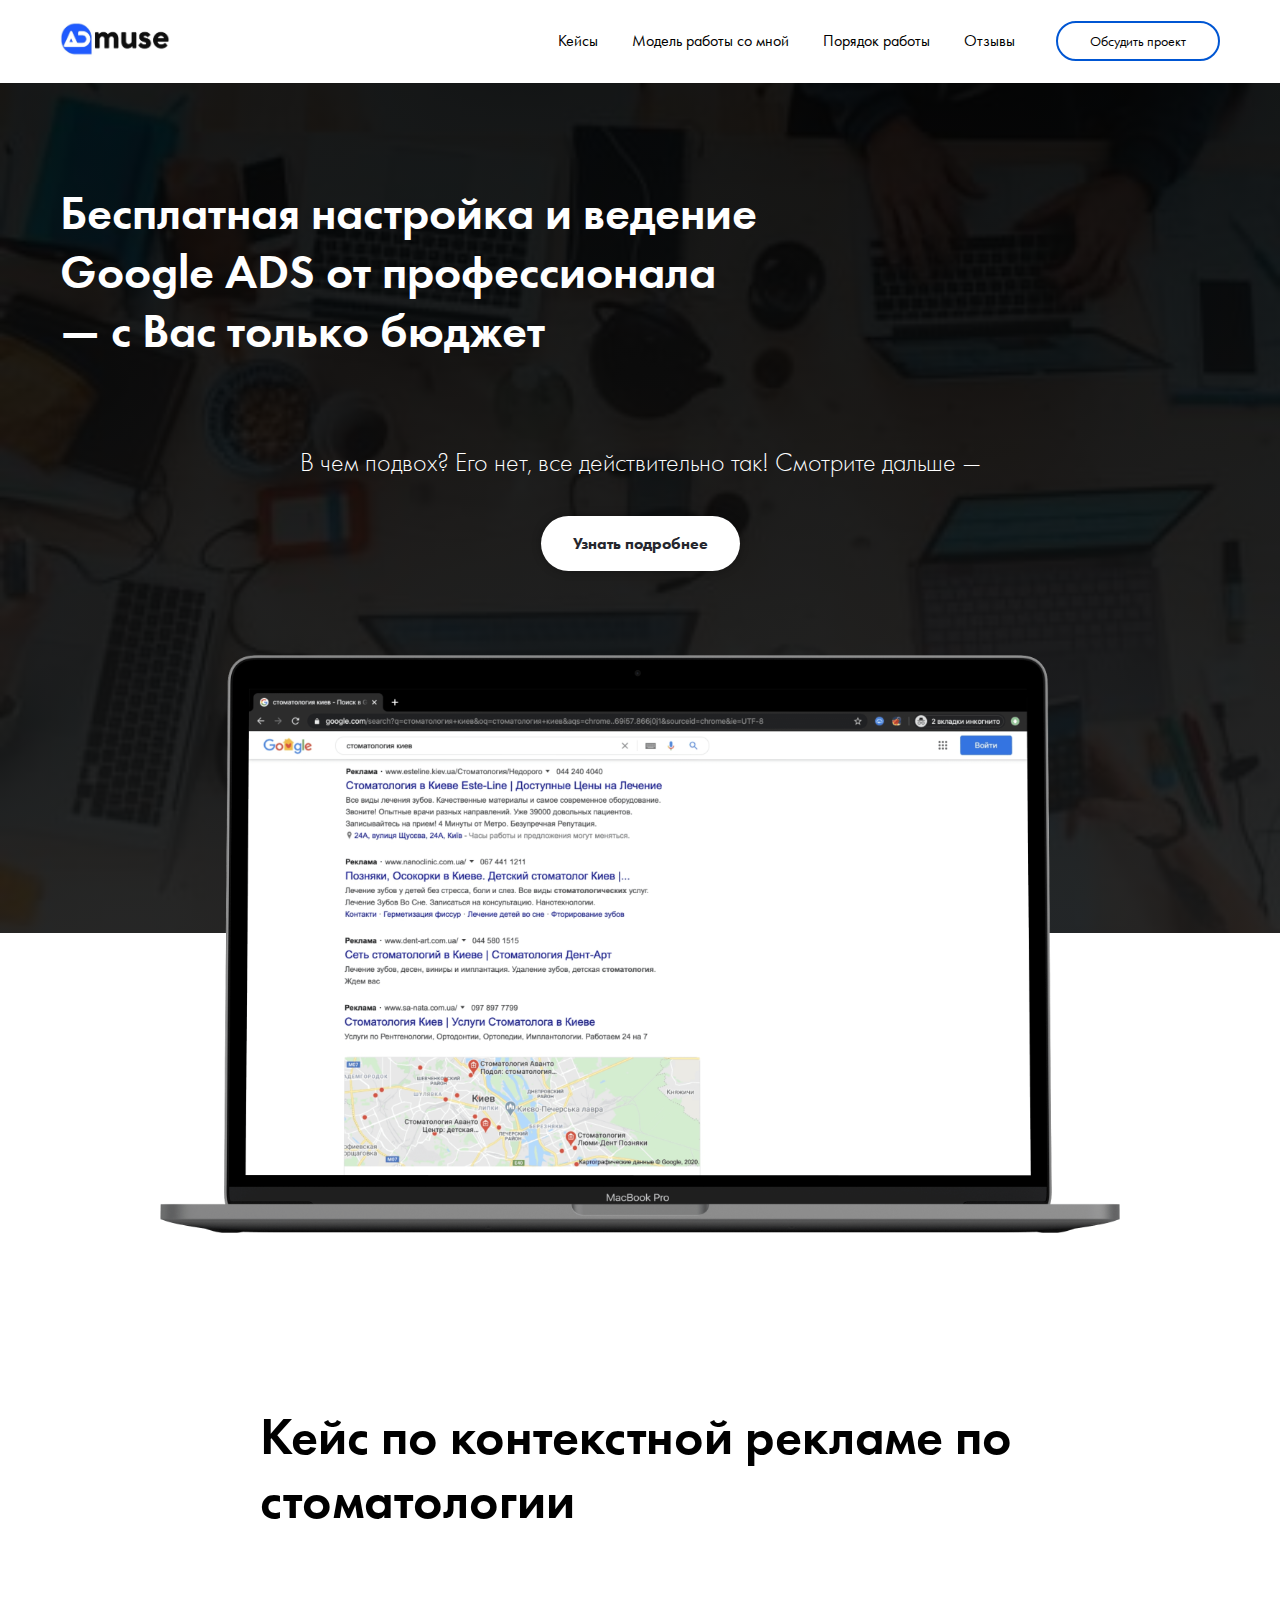
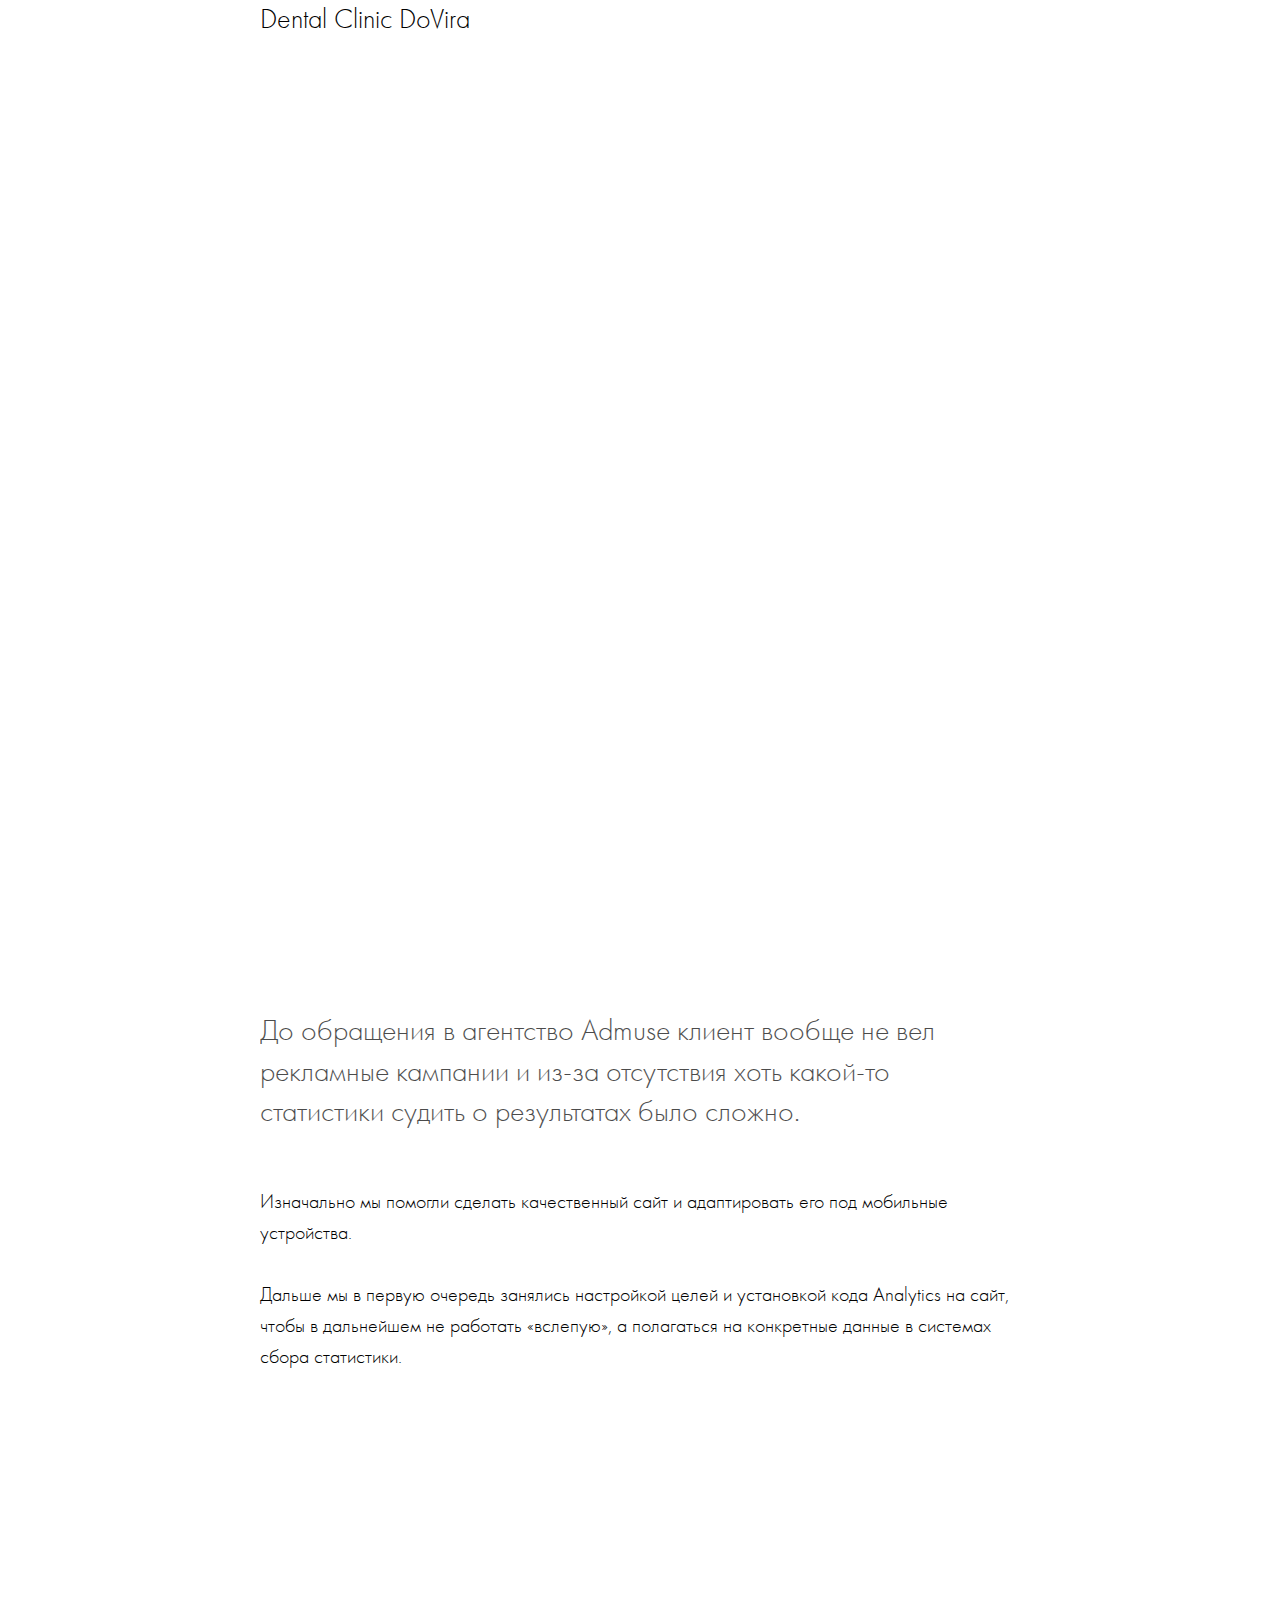
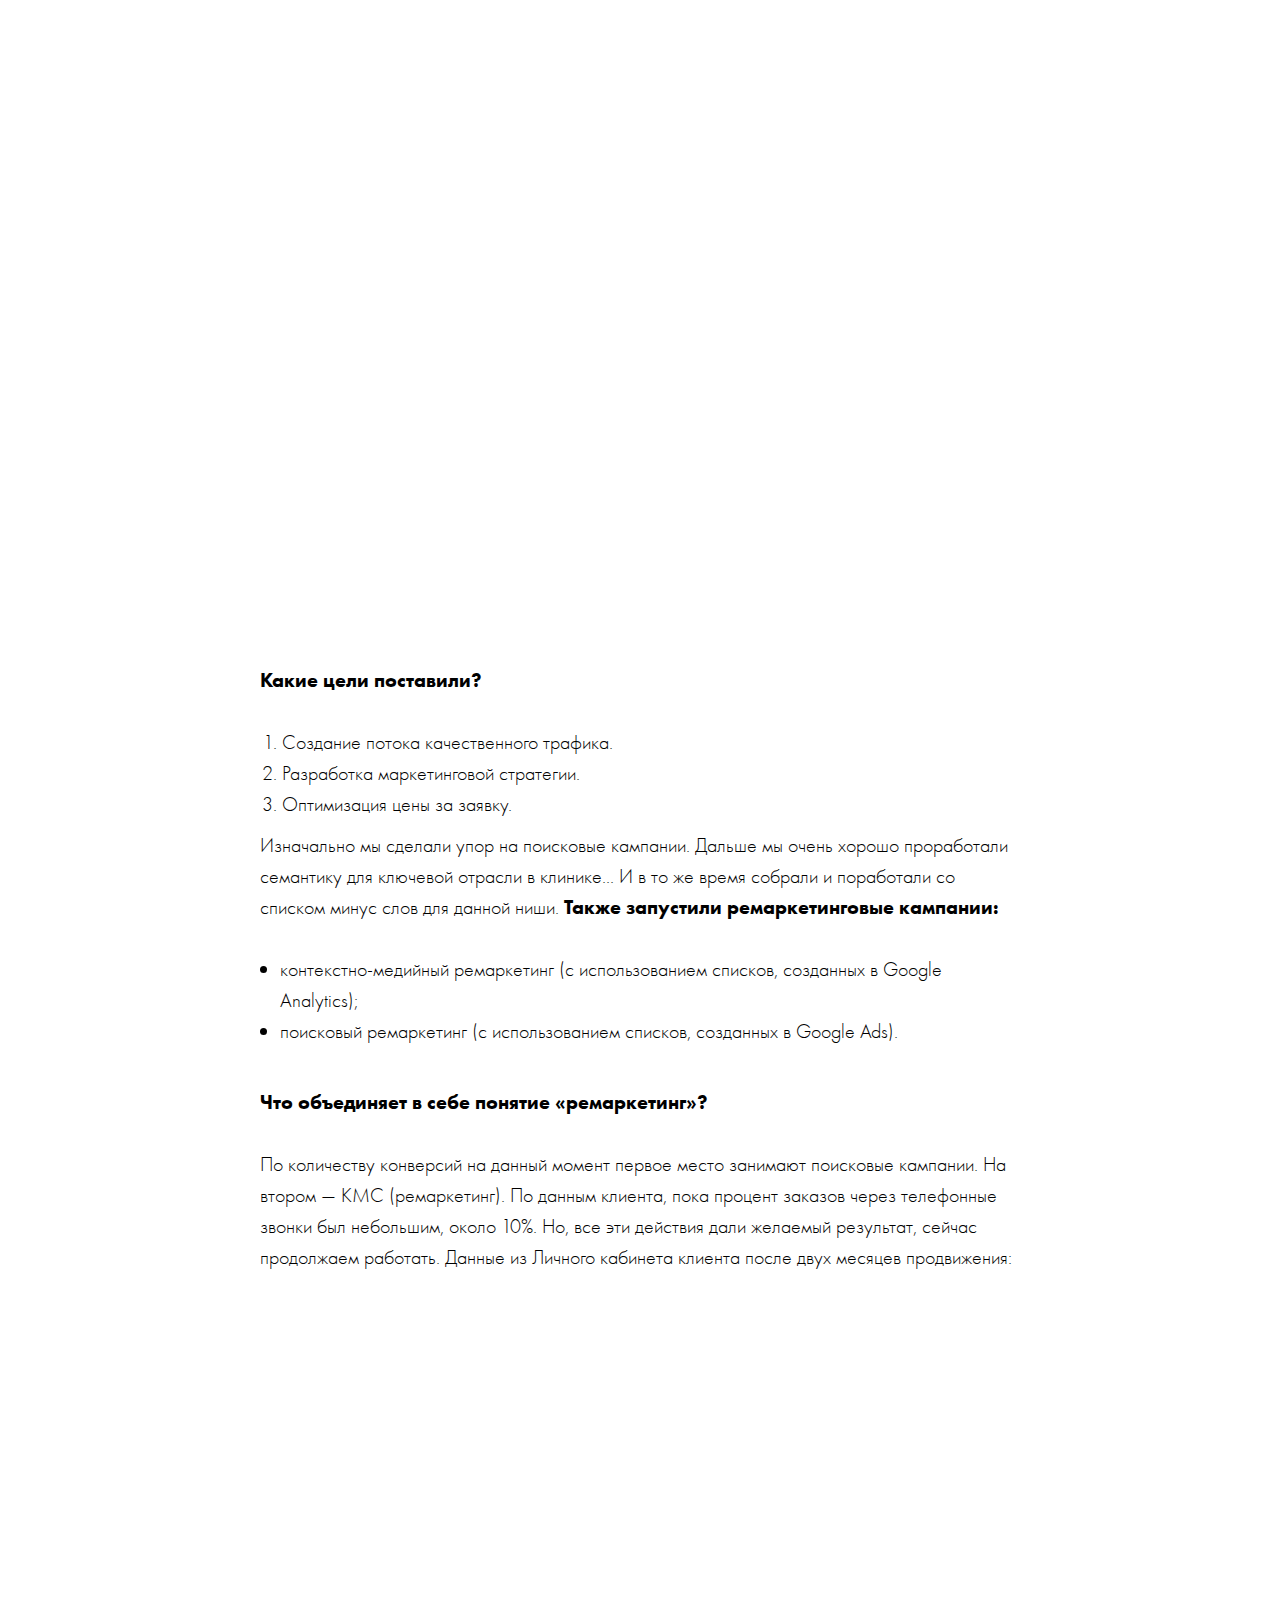
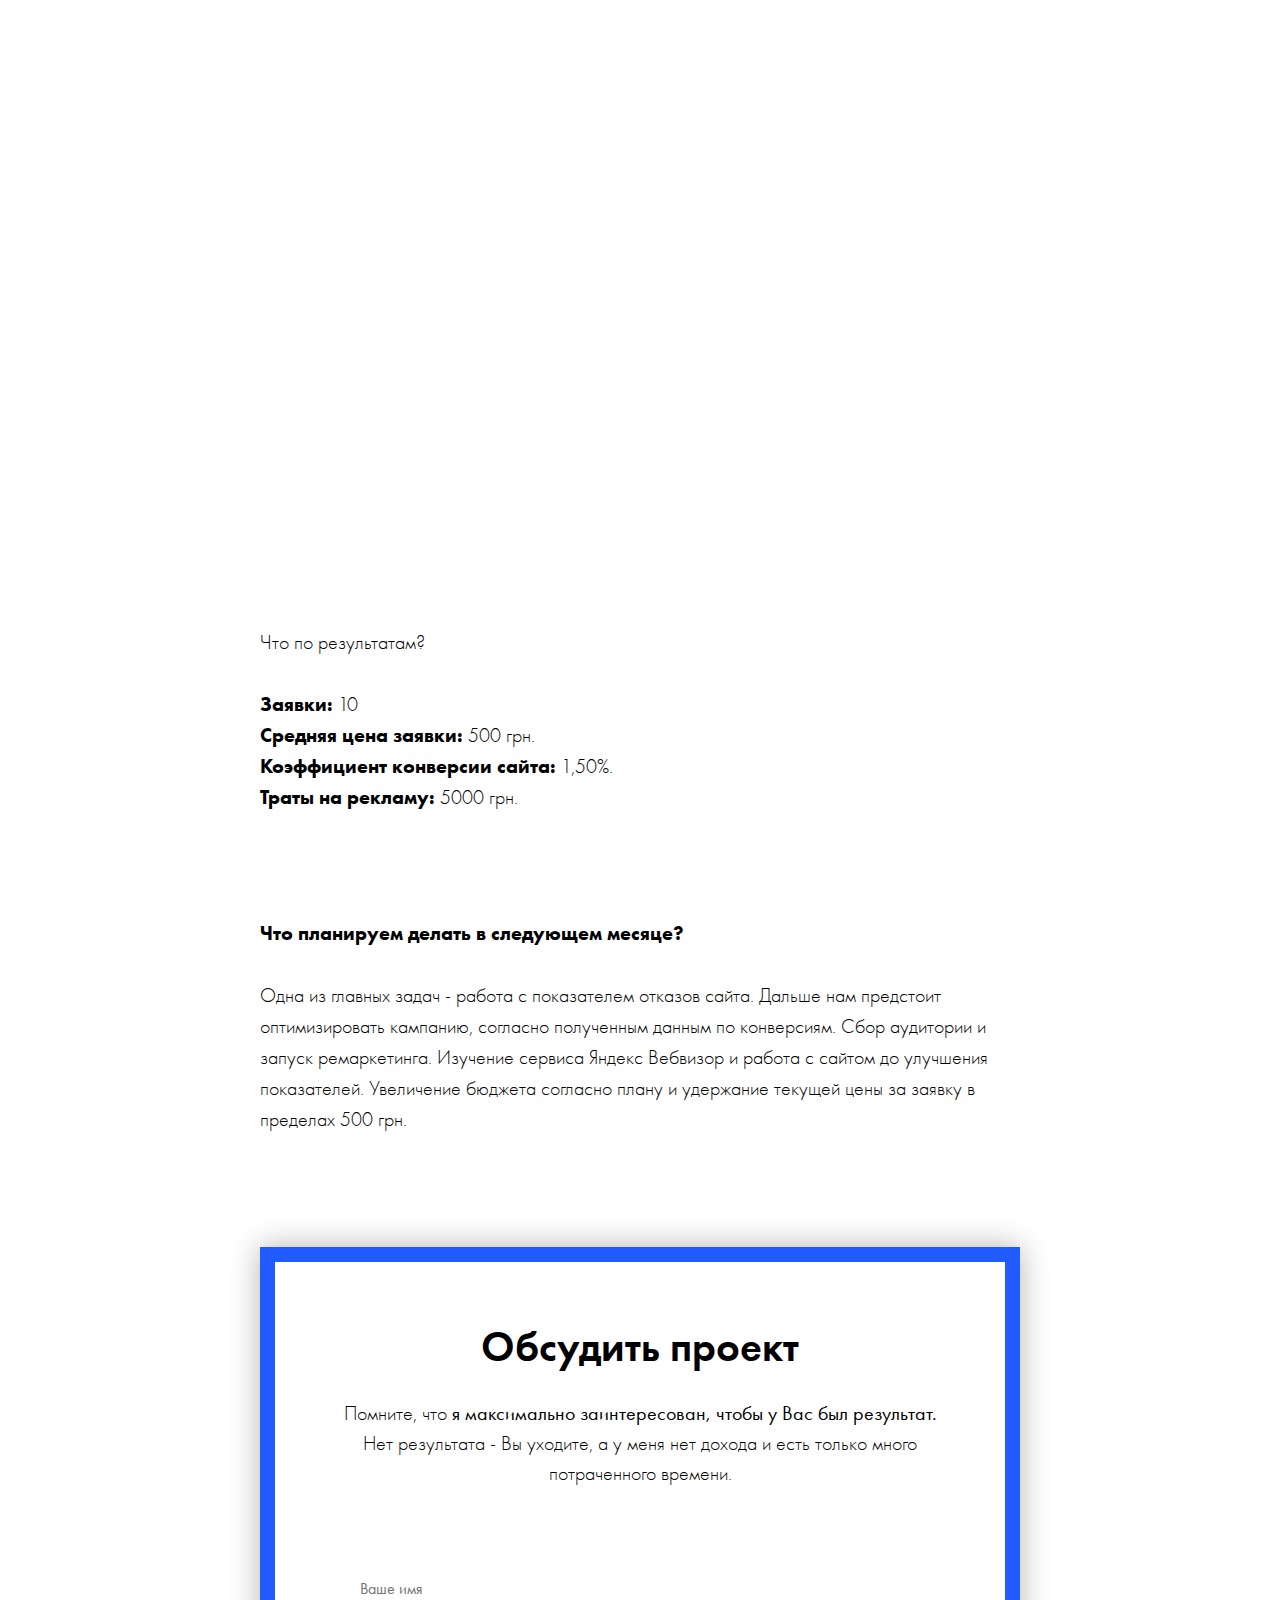
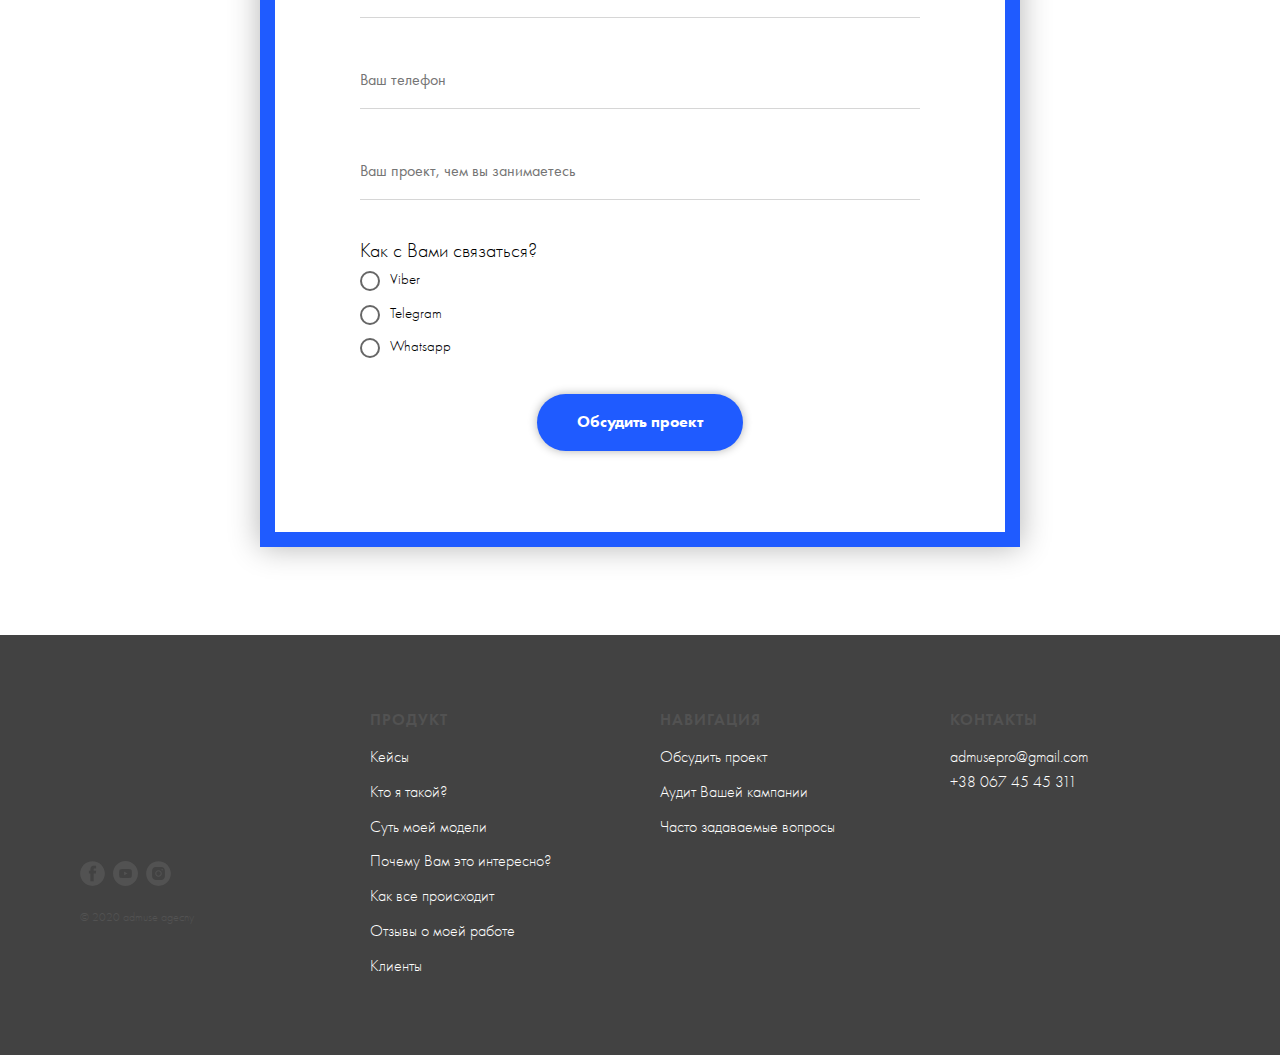
<file: admuse/cases_1.html>
<!DOCTYPE html>
<html lang="en">

<head>
    <meta charset="UTF-8">
    <meta name="viewport" content="width=device-width, initial-scale=1.0">
    <meta property="og:url" content="https://admuse.com.ua">
    <meta property="og:title" content="Admuse —&nbsp;контекстная реклама ">
    <meta property="og:description" content="">
    <meta property="og:type" content="website">
    <meta property="og:image" content="https://static.tildacdn.com/tild6162-3030-4233-a636-356533396663/-/resize/504x/photo_2020-04-13_205.jpg">
    <link rel="shortcut icon" href="img/favicon.ico" type="image/x-icon" />
   

    
    <link rel="stylesheet" href="css/bootstrap-grid.min.css">

    <link rel="stylesheet" href="css/main.min.css">
    


   

    <title>Admuse —&nbsp;контекстная реклама </title>
    <link rel="stylesheet" href="css/style.min.css">
</head>



   

<body>




    


<header class="header">
    <div class="container">
        <div class="header__inner row">
            <div class="header__toggle lg-disable-481px">
                <span></span><span></span><span></span>
            </div>
            <a href="/" class="header__logo header__item small-disable-480px "
            style="background-image: url(img/header/logo.jpg);"></a>
            <ul class="header__nav header__item">
                <li class="header__nav-item ">
                    <a href="/" class="header__logo header__item lg-disable-481px "
                    style="background-image: url(img/header/logo.jpg);"></a>
                </li>
                <li class="header__nav-item">
                    <a href="/#cases" class="header__href">
                        Кейсы
                    </a>
                </li>
                <li class="header__nav-item">
                    <a href="/#my-model" class="header__href">
                        Модель работы со мной
                    </a>
                </li>
                <li class="header__nav-item">
                    <a href="/#sequence" class="header__href">
                        Порядок работы
                    </a>
                </li>
                <li class="header__nav-item">
                    <a href="/#client" class="header__href">
                        Отзывы
                    </a>
                </li>
                <li class="small-disable-480px header__nav-item ">
                    <a href="/#discuss" class="header__href header__href-last">
                        Обсудить проект
                    </a>
                </li>


            </ul>

            <div class="lg-disable-481px header__nav-item">
                <a href="/#discuss" class=" header__href header__href-last">
                    Обсудить проект
                </a>

            </div>
        </div>
    </div>

</header>
    <div class="section-img"   style="background-image: url(img/section-img/background.jpg);" >
    
        <div class="header__toggle lg-disable-481px">
            <span></span><span></span><span></span>
        </div>
        <div class="section-img__wrap">
            <div class="section-img__inner section">
                <div class="section-img__title">
                    Бесплатная настройка и ведение <br>
                    Google ADS от профессионала <br>
                    — с Вас только бюджет
                </div>
                <div class="section-img__subtitle">
                    В чем подвох? Его нет, все действительно так! Смотрите дальше —
                </div>
                <div class="section-img__button button">
                    <a href="#my-model" class="button__inner">Узнать подробнее</a>
                </div>

            </div>

        </div>

    
    
   
   
</div>
<img src="img/section-img/laptop.png" alt=" В чем подвох? Его нет, все действительно так! Смотрите дальше —" class="section-img__image">



    <div class="cases-description cases-description--padding section">
        <div class="cases-description__title title-h1">
            Кейс по контекстной рекламе по стоматологии
        </div>

        <div class="cases-description__subtitle-small">
            Dental Clinic DoVira
        </div>
    </div>
    <img src="img/preloader.png" data-img-src="img/cases1/img_1.jpg" alt="img" class="cases-description__img" id="cases_1_1" style =" margin-bottom: 61px;">

    <div class="cases-description section">
        <div class="cases-description__subtitle">
            До обращения в агентство Admuse клиент вообще не вел рекламные кампании и из-за отсутствия хоть какой-то
            статистики судить о результатах было сложно.
            <br>
            <br>
        </div>

        <div class="cases-description__description" style="padding-top: 14px;">


            Изначально мы помогли сделать качественный сайт и адаптировать его под мобильные устройства. <br><br>
            Дальше мы в первую очередь занялись настройкой целей и установкой кода Analytics на сайт, чтобы в дальнейшем
            не работать «вслепую», а полагаться на конкретные данные в системах сбора статистики.

            <br>
            <br>
        </div>
    </div>
        <img src="img/preloader.png" data-img-src="img/cases1/img_2.jpg" alt="img" class="cases-description__img" style ="margin-top: 35px; margin-bottom: 22px;">
        <div class="cases-description section">
        <div class="cases-description__list" style ="padding-bottom: 30px;">
            <div class="cases-description__title-h2">
                Какие цели поставили?
                <br><br>
            </div>

            <ol class="cases-description__ol">
                <li class="cases-description__li">
                    Создание потока качественного трафика.
                </li>
                <li class="cases-description__li">
                    Разработка маркетинговой стратегии.
                <li class="cases-description__li">
                    Оптимизация цены за заявку.
                </li>


            </ol>
            <div class="cases-description__description">

                Изначально мы сделали упор на поисковые кампании. Дальше мы очень хорошо проработали семантику для
                ключевой отрасли в клинике... И в то же время собрали и поработали со списком минус слов для данной
                ниши.
                <span>Также запустили ремаркетинговые кампании:
                    <br><br></span>

                <ul class="cases-description__ul">
                    <li class="cases-description__li">
                        контекстно-медийный ремаркетинг (с использованием списков, созданных в Google Analytics);
                    </li>
                    <li class="cases-description__li">
                        поисковый ремаркетинг (с использованием списков, созданных в Google Ads).
                    </li>


                </ul>


            </div>




        </div>
        <div class="cases-description__description" >

            <div class="cases-description__title-h2">
                Что объединяет в себе понятие «ремаркетинг»?
                <br><br>
            </div>
            По количеству конверсий на данный момент первое место занимают поисковые кампании. На втором — КМС
            (ремаркетинг). По данным клиента, пока процент заказов через телефонные звонки был небольшим, около 10%. Но,
            все эти действия дали желаемый результат, сейчас продолжаем работать. Данные из Личного кабинета клиента
            после двух месяцев продвижения:


        </div>
        </div>
        <img src="img/preloader.png" data-img-src="img/cases1/img_3.png" alt="img" class="cases-description__img" id="casesImg_2" style ="margin-top: 112px; margin-bottom: 82px;">

            <div class="cases-description section">
        <div class="cases-description__description">

            Что по результатам? <br><br>
            <span>Заявки: </span> 10<br>
            <span>Средняя цена заявки:</span> 500 грн.<br>
            <span>Коэффициент конверсии сайта:</span> 1,50%.<br>
            <span>Траты на рекламу:</span> 5000 грн.<br>
        </div>

        <div class="cases-description__description" style="padding: 105px 0 37px ;">

            <div class="cases-description__title-h2">
                Что планируем делать в следующем месяце?
                <br><br>
            </div>
            Одна из главных задач - работа с показателем отказов сайта. Дальше нам предстоит оптимизировать кампанию,
            согласно полученным данным по конверсиям. Сбор аудитории и запуск ремаркетинга. Изучение сервиса Яндекс
            Вебвизор и работа с сайтом до улучшения показателей. Увеличение бюджета согласно плану и удержание текущей
            цены за заявку в пределах 500 грн.


        </div>

        <div class="discuss__form-wrap  section">
    <form class="discuss-form" action="discuss-form.php" method="POST" >
        <div class="discuss-form__title">
            Обсудить проект
        </div>
        <div class="discuss-form__subtitle">
            Помните, что <span>я максимально заинтересован, чтобы у Вас был результат.</span>  <br>
            Нет результата - Вы уходите, а у меня нет дохода и есть только много потраченного времени.
        </div>
        <div class="discuss-form__inputs-wrap">
            <input  type="hidden" name="subject" value="Контактная форма Admuse" >
            <input type="text" name="name" pattern="^[A-Za-zА-Яа-яЁё]+$" id="name" class="discuss-form__contact "   placeholder="Ваше имя">
            
            <input type="tel" name="phone" pattern="[0-9]{7,20}" id="phone" class="discuss-form__contact"  placeholder="Ваш телефон">
            <input type="text" name="text" id="massage" class="discuss-form__contact"   placeholder="Ваш проект, чем вы занимаетесь">


            <div class="discuss-form__feedback-title">
                Как с Вами связаться?
            </div>
            <div class="discuss-form__feedback ">
               
                <div class="discuss-form__label-wrap"> <input class="discuss-form__input discuss-form__radio" type="radio" name="feedback" value="Viber"
                        id="Viber" >
                    <label class="discuss-form__label" for="Viber">
                        Viber</label>

                </div>


                <div class="discuss-form__label-wrap "> <input class="discuss-form__input discuss-form__radio" type="radio" name="feedback" value="Telegram"
                        id="Telegram" >
                    <label class="discuss-form__label"  for="Telegram"> Telegram
                    </label>

                </div>

                <div class="discuss-form__label-wrap">
                    <input class="discuss-form__input discuss-form__radio" type="radio" name="feedback" value="Whatsapp" id="Whatsapp" >
                    <label class="discuss-form__label" for="Whatsapp"> Whatsapp </label>

                </div>



            </div>


        </div>

        <div class="discuss__fail">
            Пожалуйста, заполните обязательные поля.
        </div>

        <div class="discuss__button button">
            <input type="submit" class="button__inner" value="Обсудить проект">
        </div>
    </form>
    <div class="discuss__success">
        Спасибо, ваши данные отправлены.
    </div>
    <div class="contact__msg"></div>


</div>
    </div>




    <footer class="footer">
    <div class="footer__wrap section">
        <div class="footer__item">
            <a href="/" class="footer__logo">
                <img src="img/preloader.png" data-img-src="img/footer/logo.png" alt="logo">

            </a>

            <div class="social">
                <div class="social__icon">
                    <a href="https://www.facebook.com/" target="_blank"> <svg class="t-sociallinks__svg" version="1.1"
                            xmlns="http://www.w3.org/2000/svg" xmlns:xlink="http://www.w3.org/1999/xlink" x="0px"
                            y="0px" width="25px" height="25px" viewBox="0 0 48 48" enable-background="new 0 0 48 48"
                            xml:space="preserve">
                            <desc>Facebook</desc>
                            <path style="fill:#525252;"
                                d="M47.761,24c0,13.121-10.638,23.76-23.758,23.76C10.877,47.76,0.239,37.121,0.239,24c0-13.124,10.638-23.76,23.764-23.76C37.123,0.24,47.761,10.876,47.761,24 M20.033,38.85H26.2V24.01h4.163l0.539-5.242H26.2v-3.083c0-1.156,0.769-1.427,1.308-1.427h3.318V9.168L26.258,9.15c-5.072,0-6.225,3.796-6.225,6.224v3.394H17.1v5.242h2.933V38.85z">
                            </path>
                        </svg> </a>
                </div>
                <div class="social__icon">
                    <a href="https://www.youtube.com/" target="_blank"> <svg class="t-sociallinks__svg" version="1.1"
                            xmlns="http://www.w3.org/2000/svg" xmlns:xlink="http://www.w3.org/1999/xlink" x="0px"
                            y="0px" width="25px" height="25px" viewBox="0 0 48 48" enable-background="new 0 0 48 48"
                            xml:space="preserve">
                            <desc>Youtube</desc>
                            <path style="fill:#525252;"
                                d="M24 0.0130005C37.248 0.0130005 47.987 10.753 47.987 24C47.987 37.247 37.247 47.987 24 47.987C10.753 47.987 0.0130005 37.247 0.0130005 24C0.0130005 10.753 10.752 0.0130005 24 0.0130005ZM35.815 18.093C35.565 16.756 34.452 15.758 33.173 15.635C30.119 15.439 27.054 15.28 23.995 15.278C20.936 15.276 17.882 15.432 14.828 15.625C13.544 15.749 12.431 16.742 12.182 18.084C11.898 20.017 11.756 21.969 11.756 23.92C11.756 25.871 11.898 27.823 12.182 29.756C12.431 31.098 13.544 32.21 14.828 32.333C17.883 32.526 20.935 32.723 23.995 32.723C27.053 32.723 30.121 32.551 33.173 32.353C34.452 32.229 35.565 31.084 35.815 29.747C36.101 27.817 36.244 25.868 36.244 23.919C36.244 21.971 36.101 20.023 35.815 18.093ZM21.224 27.435V20.32L27.851 23.878L21.224 27.435Z">
                            </path>
                        </svg> </a>
                </div>
                <div class="social__icon">
                    <a href="https://www.instagram.com/" target="_blank"> <svg class="t-sociallinks__svg" version="1.1"
                            xmlns="http://www.w3.org/2000/svg" xmlns:xlink="http://www.w3.org/1999/xlink" width="25px"
                            height="25px" viewBox="0 0 30 30" xml:space="preserve">
                            <desc>Instagram</desc>
                            <path style="fill:#525252;"
                                d="M15,11.014 C12.801,11.014 11.015,12.797 11.015,15 C11.015,17.202 12.802,18.987 15,18.987 C17.199,18.987 18.987,17.202 18.987,15 C18.987,12.797 17.199,11.014 15,11.014 L15,11.014 Z M15,17.606 C13.556,17.606 12.393,16.439 12.393,15 C12.393,13.561 13.556,12.394 15,12.394 C16.429,12.394 17.607,13.561 17.607,15 C17.607,16.439 16.444,17.606 15,17.606 L15,17.606 Z">
                            </path>
                            <path style="fill:#525252;"
                                d="M19.385,9.556 C18.872,9.556 18.465,9.964 18.465,10.477 C18.465,10.989 18.872,11.396 19.385,11.396 C19.898,11.396 20.306,10.989 20.306,10.477 C20.306,9.964 19.897,9.556 19.385,9.556 L19.385,9.556 Z">
                            </path>
                            <path style="fill:#525252;"
                                d="M15.002,0.15 C6.798,0.15 0.149,6.797 0.149,15 C0.149,23.201 6.798,29.85 15.002,29.85 C23.201,29.85 29.852,23.202 29.852,15 C29.852,6.797 23.201,0.15 15.002,0.15 L15.002,0.15 Z M22.666,18.265 C22.666,20.688 20.687,22.666 18.25,22.666 L11.75,22.666 C9.312,22.666 7.333,20.687 7.333,18.28 L7.333,11.734 C7.333,9.312 9.311,7.334 11.75,7.334 L18.25,7.334 C20.688,7.334 22.666,9.312 22.666,11.734 L22.666,18.265 L22.666,18.265 Z">
                            </path>
                        </svg> </a>
                </div>
            </div>

            <div class="footer__logo-description">
                © 2020 admuse agecny
            </div>
        </div>
        <div class="footer__item">

            <ul class="footer__nav">
                <li class="footer__nav-title">
                    ПРОДУКТ
                </li>
                <li class="footer__nav-item">
                    <a href="/#cases">
                        Кейсы
                    </a>
                </li>
                <li class="footer__nav-item">
                    <a href="/#about">
                        Кто я такой?
                    </a>
                </li>
                <li class="footer__nav-item">
                    <a href="/#my-model">
                        Суть моей модели
                    </a>
                </li>
                <li class="footer__nav-item">
                    <a href="/#interesting">
                        Почему Вам это интересно?
                    </a>
                </li>
                <li class="footer__nav-item">
                    <a href="/#sequence">
                        Как все происходит
                    </a>
                </li>
                <li class="footer__nav-item">
                    <a href="/#client">
                        Отзывы о моей работе
                    </a>
                </li>
                <li class="footer__nav-item">
                    <a href="#">
                        Клиенты
                    </a>
                </li>

            </ul>

        </div>
        <div class="footer__item">

            <ul class="footer__nav">
                <li class="footer__nav-title">
                    НАВИГАЦИЯ
                </li>
                <li class="footer__nav-item">
                    <a href="/#audit">
                        Обсудить проект
                    </a>
                </li>
                <li class="footer__nav-item">
                    <a href="/#audit">
                        Аудит Вашей кампании
                    </a>
                </li>
                <li class="footer__nav-item">
                    <a href="/#question">
                        Часто задаваемые вопросы
                    </a>
                </li>

            </ul>

        </div>
        <div class="footer__item">

            <ul class="footer__nav">
                <li class="footer__nav-title">
                    КОНТАКТЫ
                </li>
                <li class="footer__nav-item footer__nav-email">
                    <a href="mailto:mail:admusepro@gmail.com">
                        admusepro@gmail.com
                    </a>
                </li>
                <li class="footer__nav-item">
                    <a href="tel:+380674545311">
                        +38 067 45 45 311
                    </a>
                </li>

            </ul>

        </div>



    </div>
</footer>



<div class="modal" id="modal-form">
    <div class="modal__cross small-disable-767px"><span></span><span></span>
    </div>
    <div class="modal__off small-disable-767px"></div>
    <div class="modal__wrap" id="modalWrap">
        <div class="modal__cross lg-disable-768px"><span></span><span></span>
        </div>
        <div class="modal__off  lg-disable-768px"></div>
        <div class="form-audit__form-wrap section">
            <form class="audit-form" action="audit-form.php">
                <div class="audit-form__title">
                    Бесплатный аудит Ваших рекламных
                    кампаний с подробным отчетом
                </div>
                <div class="audit-form__subtitle">
                    Давайте я просто взгляну на Ваши кампании и укажу на ошибки, которые совершают 70% контекстологов —
                    поверьте, Вы будете удивлены!
                </div>
                <div class="audit-form__inputs-wrap">
                    <input type="hidden" name="subject" value="Контактная форма Admuse">
                    <input type="text" name="name" pattern="^[A-Za-zА-Яа-яЁё]+$" id="name-audit" class="audit-form__contact" placeholder="Ваше имя">
                    <div class="audit-form__feedback-title">
                        Телефон
                    </div>
                    <input type="tel" name="phone" pattern="[0-9]{7,20}" id="phone-audit" class="audit-form__contact audit-form__contact--padding" placeholder="Phone">
                    <input type="email" name="email" id="email-audit" class="audit-form__contact" placeholder="E-mail">
                    <input type="text" name="text" id="massage-audit" class="audit-form__contact"
                        placeholder="Ваш проект, чем вы занимаетесь">

                    <div class="audit-form__feedback-title">
                        Как с Вами связаться?
                    </div>
                    <div class="audit-form__feedback ">

                        <div class="audit-form__label-wrap"> <input class="audit-form__input audit-form__radio"
                                type="radio" name="feedback" value="Viber" id="auditViber">
                            <label class="audit-form__label" for="auditViber"> Viber</label>

                        </div>


                        <div class="audit-form__label-wrap"> <input class="audit-form__input audit-form__radio"
                                type="radio" name="feedback" value="Telegram" id="auditTelegram">
                            <label class="audit-form__label" for="auditTelegram"> Telegram </label>

                        </div>

                        <div class="audit-form__label-wrap">
                            <input class="audit-form__input audit-form__radio" type="radio" name="feedback"
                                value="Whatsapp" id="auditWhatsapp">
                            <label class="audit-form__label" for="auditWhatsapp"> Whatsapp </label>

                        </div>



                    </div>

                    
                </div>
                <div class="form-audit__fail">
                   Пожалуйста, заполните обязательные поля.
                </div>
                <div class="form-audit__success">
                   Спасибо, ваши данные отправлены.
                </div>
                <div class="form-audit__button button">
                    <input type="submit" class="button__inner" value="Да, я хочу получить подробный аудит!">
                </div>
            </form>

        </div>
    </div>

</div>



    <script src='https://ajax.googleapis.com/ajax/libs/jquery/3.2.1/jquery.min.js'></script>
    <script src="libs/owlcarousel/owl.carousel.min.js"></script>
    <script src="js/script.min.js"></script>

</body>

</html>
</file>
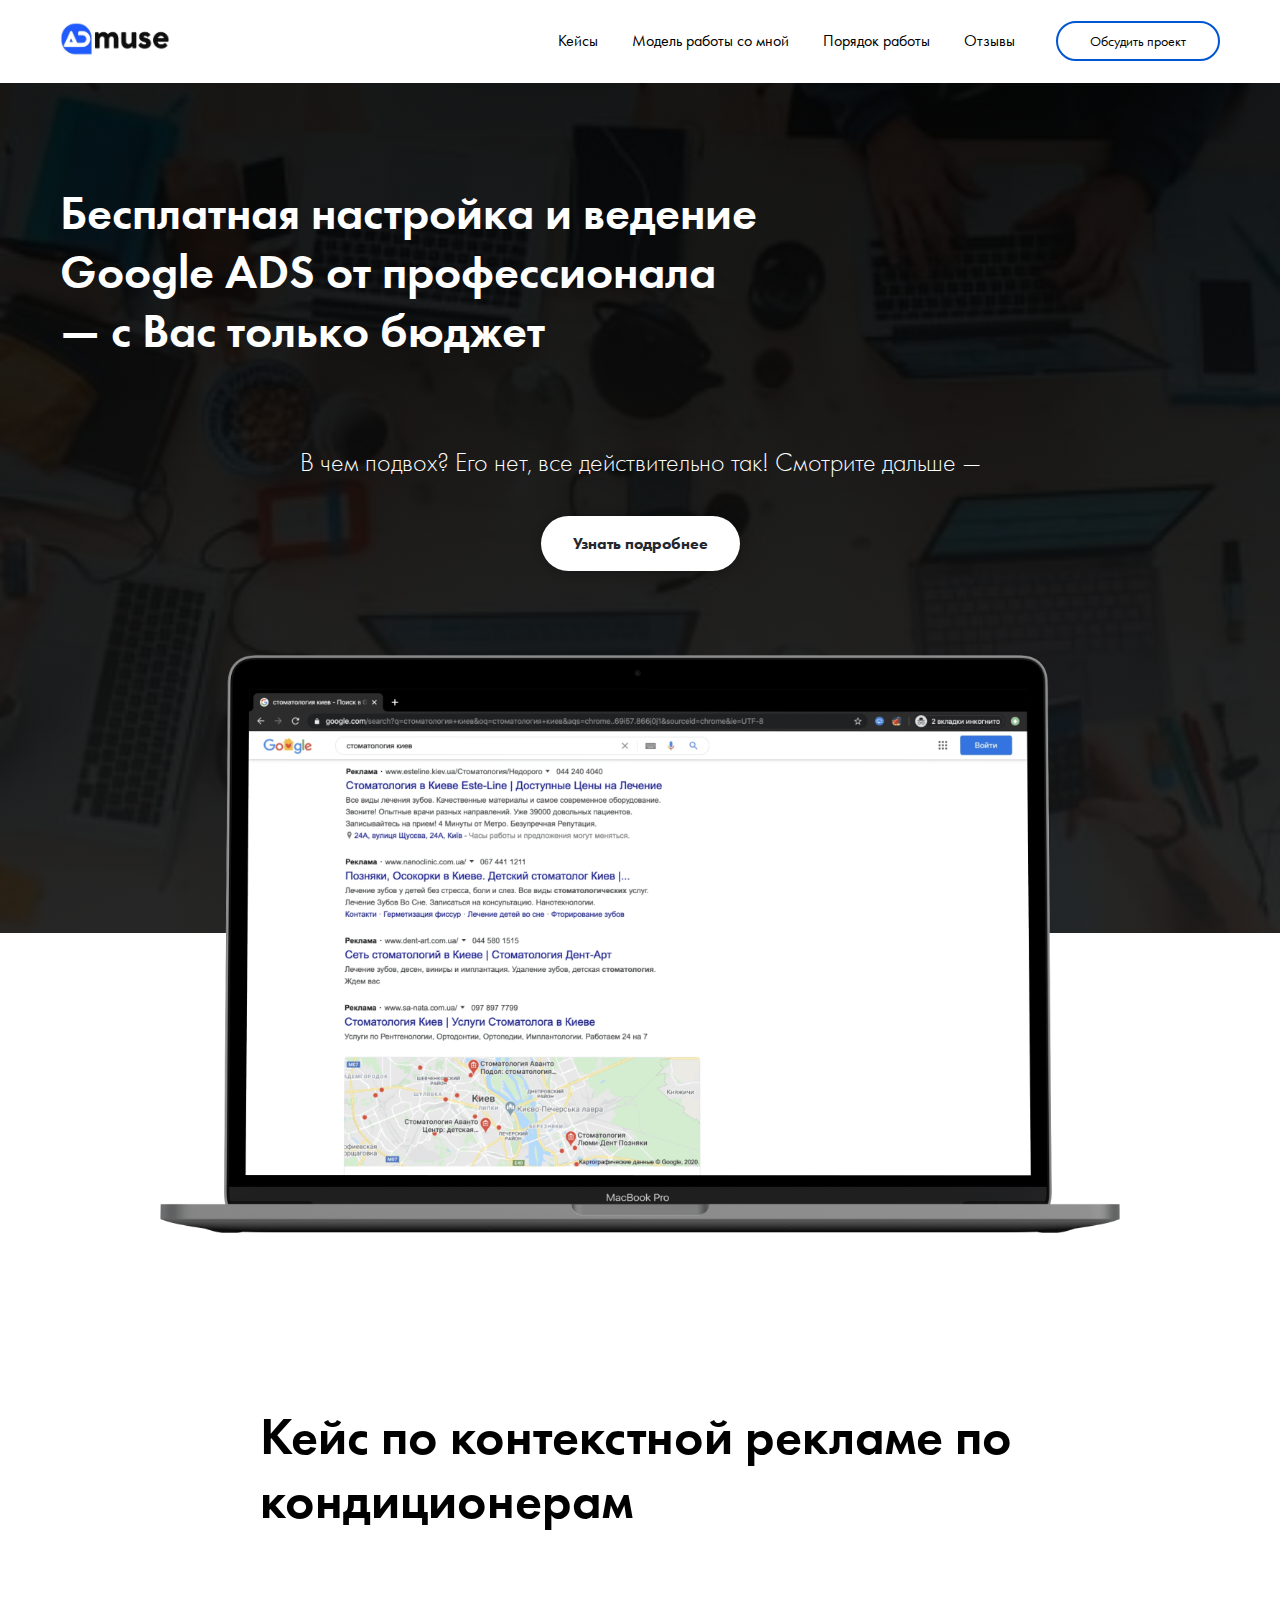
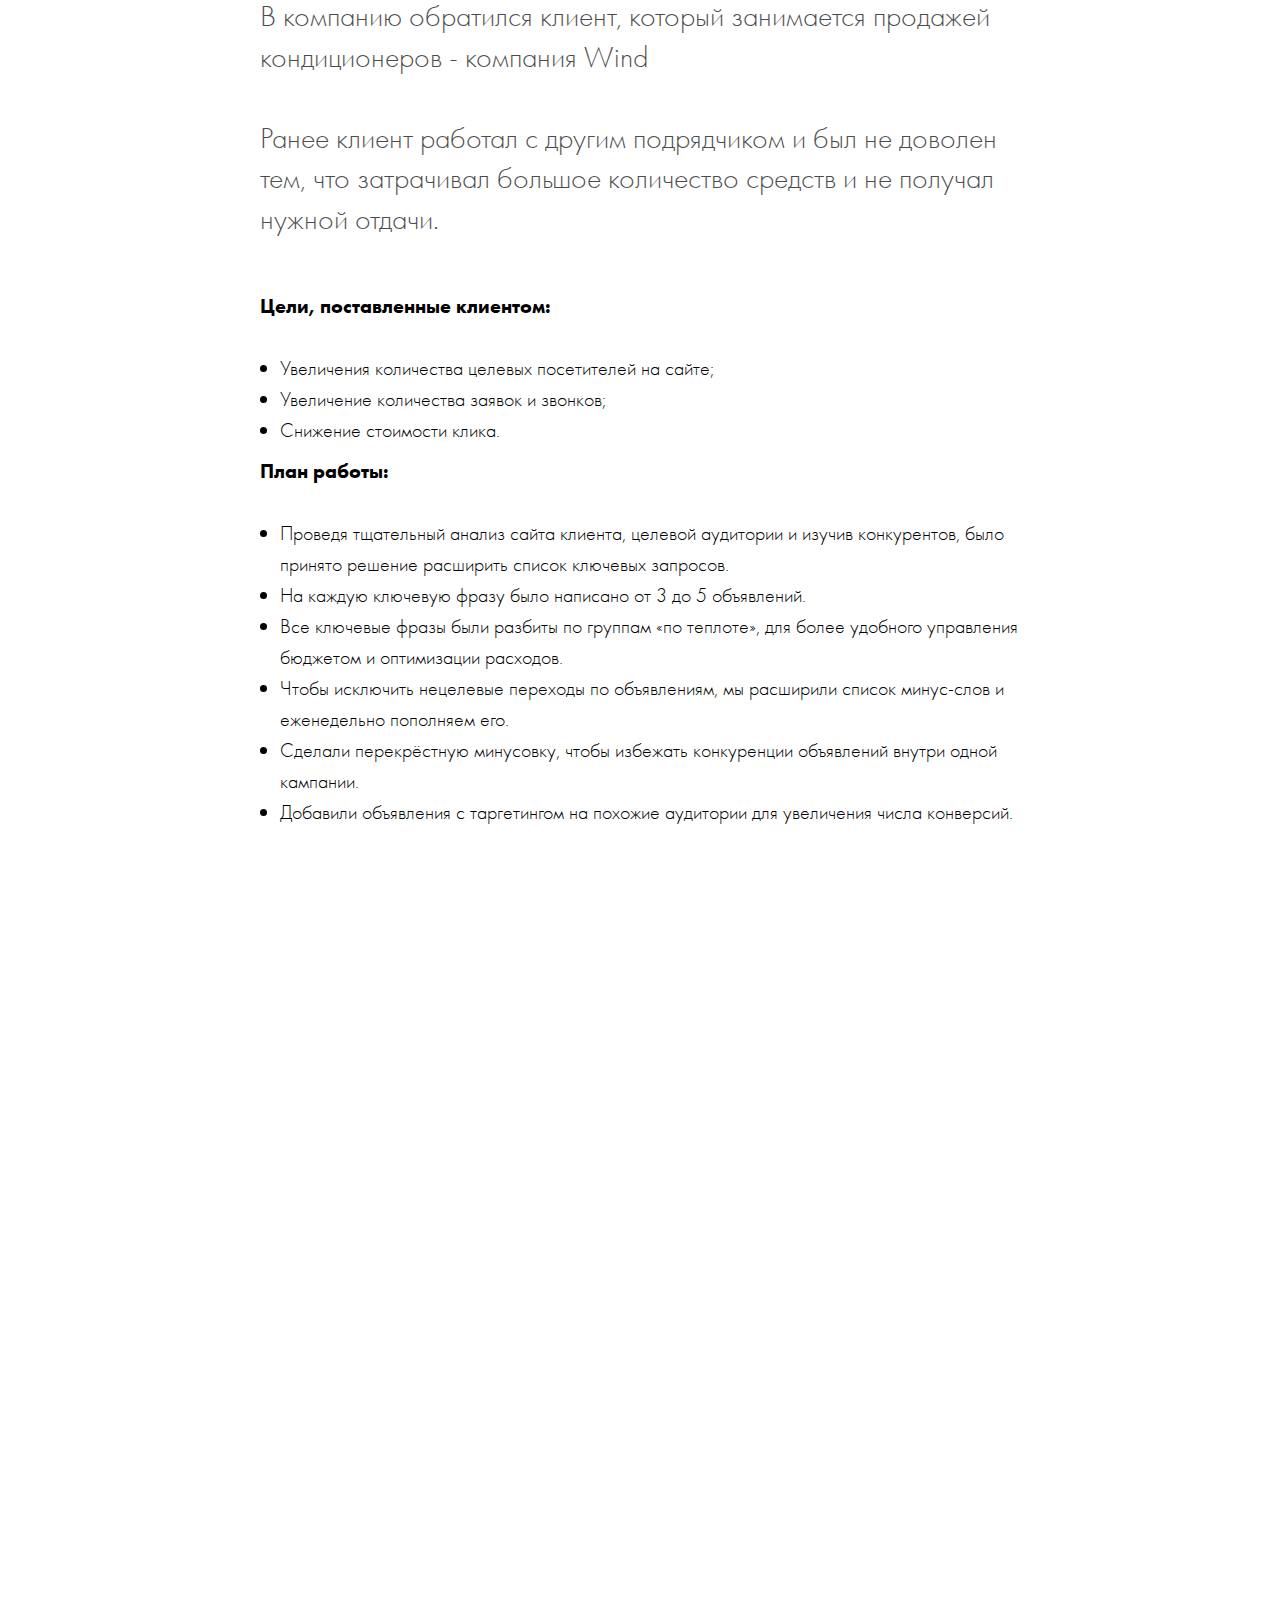
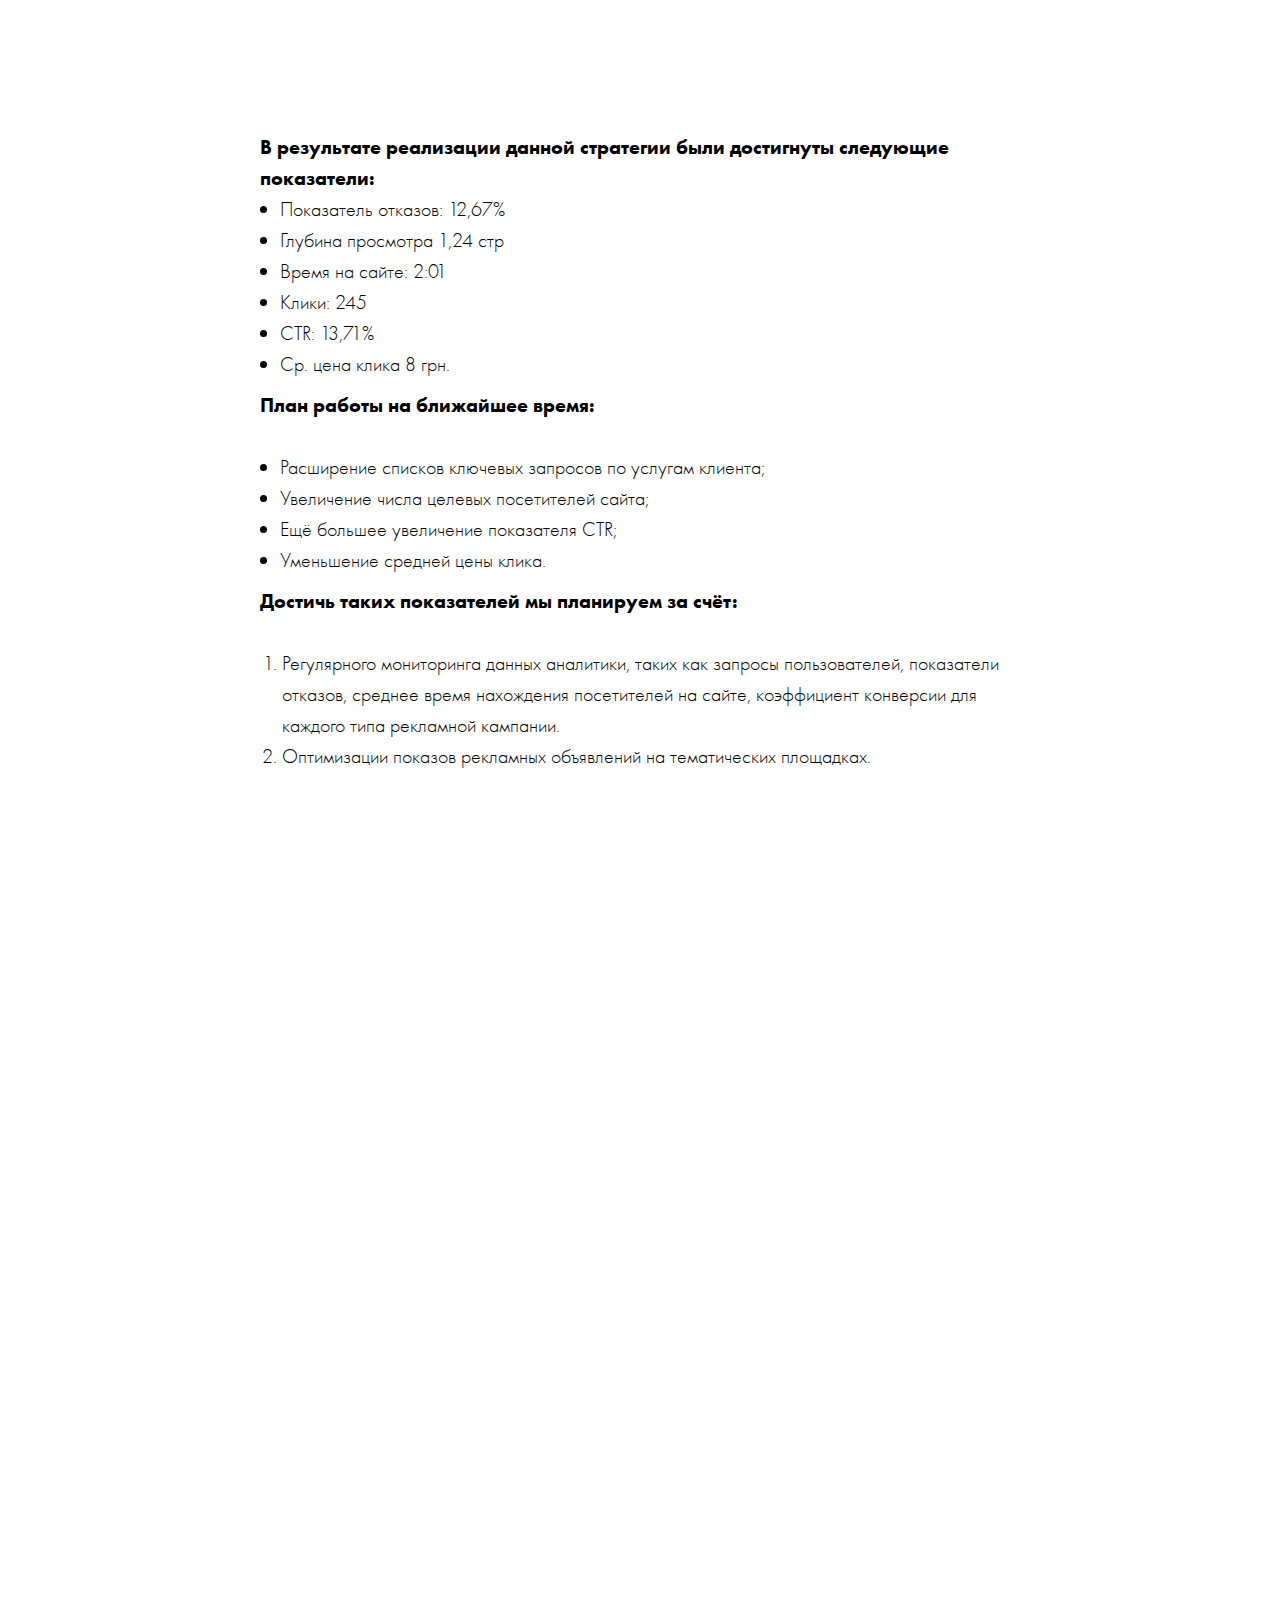
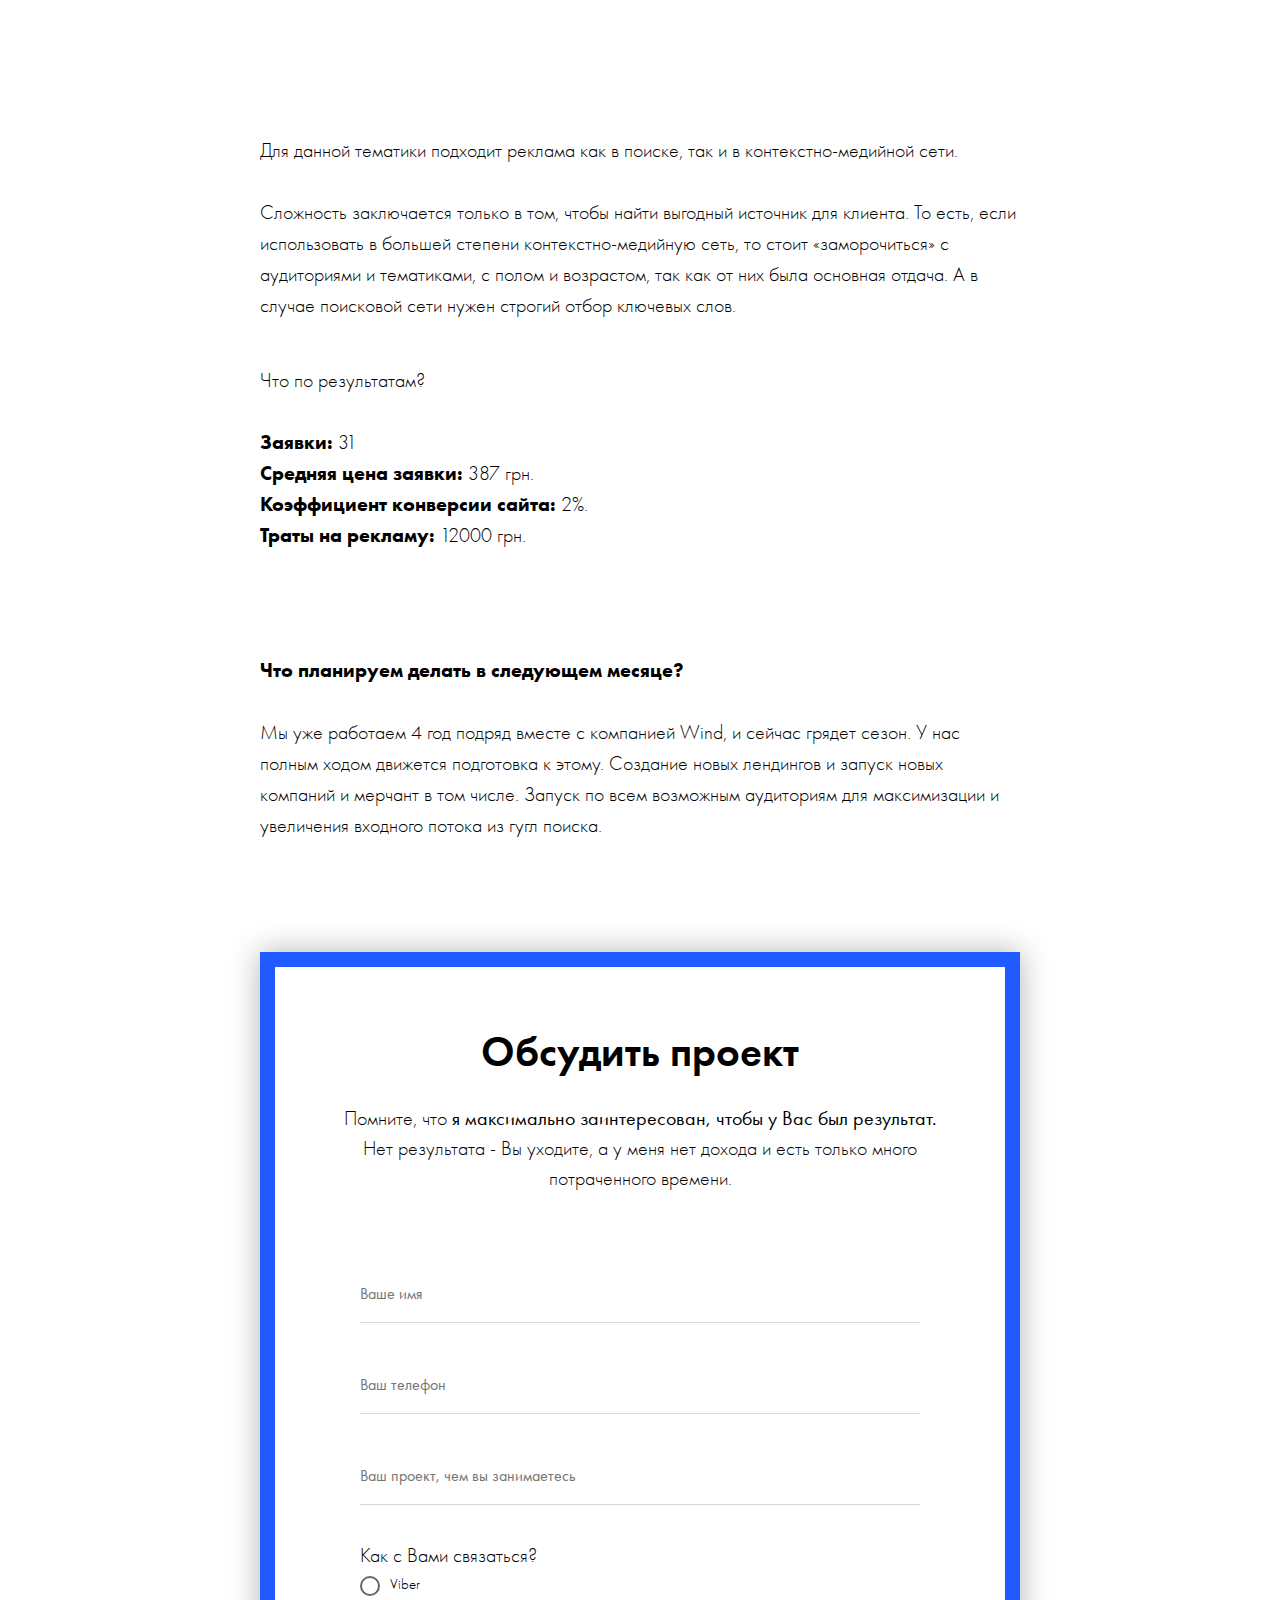
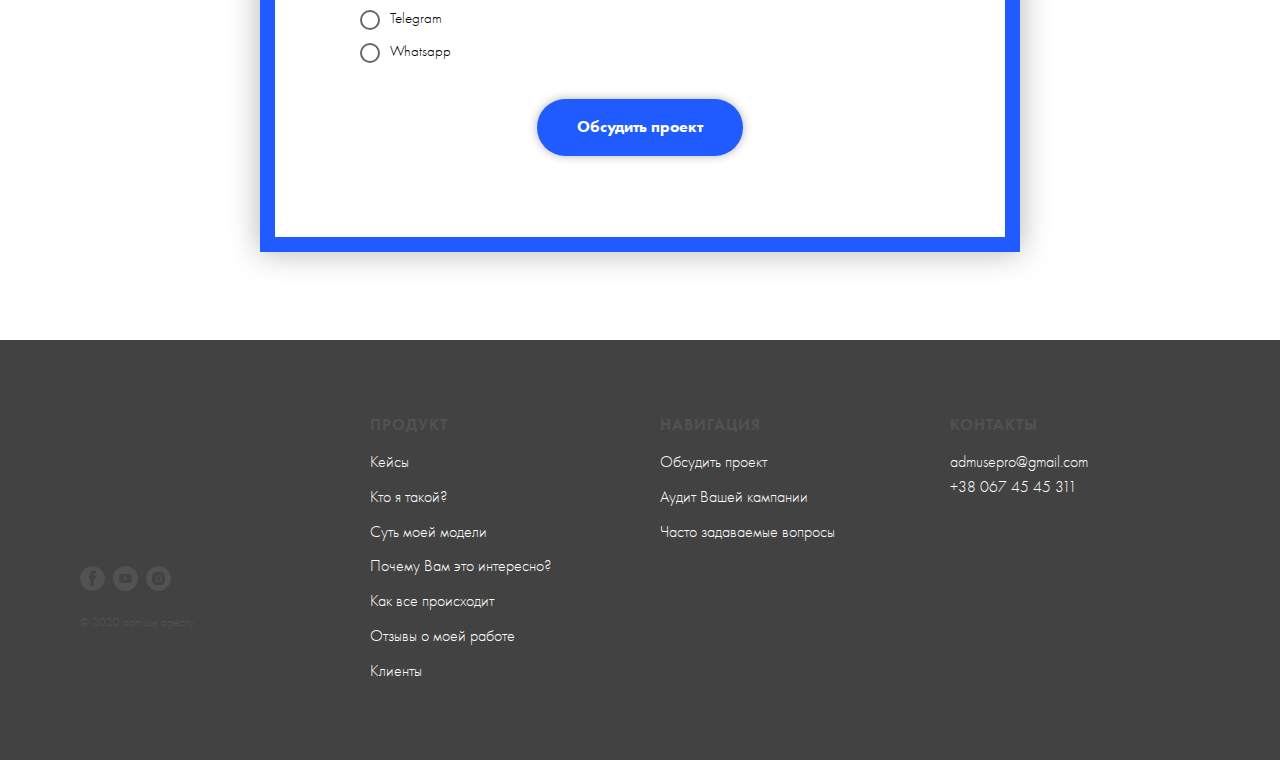
<file: admuse/cases_2.html>
<!DOCTYPE html>
<html lang="en">

<head>
    <meta charset="UTF-8">
    <meta name="viewport" content="width=device-width, initial-scale=1.0">
    <meta property="og:url" content="https://admuse.com.ua">
    <meta property="og:title" content="Admuse —&nbsp;контекстная реклама ">
    <meta property="og:description" content="">
    <meta property="og:type" content="website">
    <meta property="og:image" content="https://static.tildacdn.com/tild6162-3030-4233-a636-356533396663/-/resize/504x/photo_2020-04-13_205.jpg">
    <link rel="shortcut icon" href="img/favicon.ico" type="image/x-icon" />
   

    
    <link rel="stylesheet" href="css/bootstrap-grid.min.css">

    <link rel="stylesheet" href="css/main.min.css">
    


   

    <title>Admuse —&nbsp;контекстная реклама </title>
    <link rel="stylesheet" href="css/style.min.css">
</head>



   

<body>




    


<header class="header">
    <div class="container">
        <div class="header__inner row">
            <div class="header__toggle lg-disable-481px">
                <span></span><span></span><span></span>
            </div>
            <a href="/" class="header__logo header__item small-disable-480px "
            style="background-image: url(img/header/logo.jpg);"></a>
            <ul class="header__nav header__item">
                <li class="header__nav-item ">
                    <a href="/" class="header__logo header__item lg-disable-481px "
                    style="background-image: url(img/header/logo.jpg);"></a>
                </li>
                <li class="header__nav-item">
                    <a href="/#cases" class="header__href">
                        Кейсы
                    </a>
                </li>
                <li class="header__nav-item">
                    <a href="/#my-model" class="header__href">
                        Модель работы со мной
                    </a>
                </li>
                <li class="header__nav-item">
                    <a href="/#sequence" class="header__href">
                        Порядок работы
                    </a>
                </li>
                <li class="header__nav-item">
                    <a href="/#client" class="header__href">
                        Отзывы
                    </a>
                </li>
                <li class="small-disable-480px header__nav-item ">
                    <a href="/#discuss" class="header__href header__href-last">
                        Обсудить проект
                    </a>
                </li>


            </ul>

            <div class="lg-disable-481px header__nav-item">
                <a href="/#discuss" class=" header__href header__href-last">
                    Обсудить проект
                </a>

            </div>
        </div>
    </div>

</header>
    <div class="section-img"   style="background-image: url(img/section-img/background.jpg);" >
    
        <div class="header__toggle lg-disable-481px">
            <span></span><span></span><span></span>
        </div>
        <div class="section-img__wrap">
            <div class="section-img__inner section">
                <div class="section-img__title">
                    Бесплатная настройка и ведение <br>
                    Google ADS от профессионала <br>
                    — с Вас только бюджет
                </div>
                <div class="section-img__subtitle">
                    В чем подвох? Его нет, все действительно так! Смотрите дальше —
                </div>
                <div class="section-img__button button">
                    <a href="#my-model" class="button__inner">Узнать подробнее</a>
                </div>

            </div>

        </div>

    
    
   
   
</div>
<img src="img/section-img/laptop.png" alt=" В чем подвох? Его нет, все действительно так! Смотрите дальше —" class="section-img__image">



    <div class="cases-description cases-description--padding section">
        <div class="cases-description__title title-h1">
            Кейс по контекстной рекламе по кондиционерам
        </div>

        <div class="cases-description__subtitle" style="padding-top: 63px; padding-bottom: 7px;">
            В компанию обратился клиент, который занимается продажей кондиционеров - компания Wind <br><br>
            Ранее клиент работал с другим подрядчиком и был не доволен тем, что затрачивал большое количество средств и
            не получал нужной отдачи.
        </div>

        <div class="cases-description__list" style=" padding-bottom: 0px;">
            <div class="cases-description__title-h2">
                Цели, поставленные клиентом:
                <br><br>
            </div>
            <ul class="cases-description__ul">
                <li class="cases-description__li">
                    Увеличения количества целевых посетителей на сайте;
                </li>
                <li class="cases-description__li">
                    Увеличение количества заявок и звонков;
                </li>
                <li class="cases-description__li">
                    Снижение стоимости клика.
                </li>
            </ul>
            <div class="cases-description__title-h2">
                План работы:
                <br><br>
            </div>
            <ul class="cases-description__ul">
                <li class="cases-description__li">
                    Проведя тщательный анализ сайта клиента, целевой аудитории и изучив конкурентов, было принято
                    решение расширить список ключевых запросов.
                </li>
                <li class="cases-description__li">
                    На каждую ключевую фразу было написано от 3 до 5 объявлений.
                </li>
                <li class="cases-description__li">
                    Все ключевые фразы были разбиты по группам «по теплоте», для более удобного управления бюджетом и
                    оптимизации расходов.
                </li>
                <li class="cases-description__li">
                    Чтобы исключить нецелевые переходы по объявлениям, мы расширили список минус-слов и еженедельно
                    пополняем его.
                </li>
                <li class="cases-description__li">
                    Сделали перекрёстную минусовку, чтобы избежать конкуренции объявлений внутри одной кампании.
                </li>
                <li class="cases-description__li">
                    Добавили объявления с таргетингом на похожие аудитории для увеличения числа конверсий.
                </li>
            </ul>

        </div>
    </div>
    <img src="img/preloader.png" data-img-src="img/cases2/img_1.jpg" alt="img" class="cases-description__img">
    <div class="cases-description  section">
        <div class="cases-description__list" style=" padding-top: 9px; padding-bottom: 36px;">
            <div class="cases-description__title-h2">
                В результате реализации данной стратегии были достигнуты следующие показатели:

            </div>
            <ul class="cases-description__ul">
                <li class="cases-description__li">
                    Показатель отказов: 12,67%
                </li>
                <li class="cases-description__li">
                    Глубина просмотра 1,24 стр
                </li>
                <li class="cases-description__li">
                    Время на сайте: 2:01
                </li>
                <li class="cases-description__li">
                    Клики: 245
                </li>
                <li class="cases-description__li">
                    CTR: 13,71%
                </li>
                <li class="cases-description__li">
                    Ср. цена клика 8 грн.
                </li>
            </ul>
            <div class="cases-description__title-h2">
                План работы на ближайшее время:
                <br><br>
            </div>
            <ul class="cases-description__ul">
                <li class="cases-description__li">
                    Расширение списков ключевых запросов по услугам клиента;
                </li>
                <li class="cases-description__li">
                    Увеличение числа целевых посетителей сайта;
                </li>
                <li class="cases-description__li">
                    Ещё большее увеличение показателя CTR;
                </li>
                <li class="cases-description__li">
                    Уменьшение средней цены клика.
                </li>

            </ul>
            <div class="cases-description__title-h2">
                Достичь таких показателей мы планируем за счёт:
                <br><br>
            </div>
            <ol class="cases-description__ol">
                <li class="cases-description__li">
                    Регулярного мониторинга данных аналитики, таких как запросы пользователей, показатели отказов,
                    среднее время нахождения посетителей на сайте, коэффициент конверсии для каждого типа рекламной
                    кампании.
                </li>
                <li class="cases-description__li">
                    Оптимизации показов рекламных объявлений на тематических площадках.
                </li>


            </ol>

        </div>
    </div>
    <img src="img/preloader.png" data-img-src="img/cases2/img_2.png" alt="img" class="cases-description__img" id="casesImg_2">
    <div class="cases-description  section">
    <div class="cases-description__description" style=" padding-top: 22px; ">
        Для данной тематики подходит реклама как в поиске, так и в контекстно-медийной сети. <br><br>

    Сложность заключается только в том, чтобы найти выгодный источник для клиента. То есть, если использовать в
    большей степени контекстно-медийную сеть, то стоит «заморочиться» с аудиториями и тематиками, с полом и
    возрастом, так как от них была основная отдача. А в случае поисковой сети нужен строгий отбор ключевых слов.
    <span style ="display: block; padding-bottom: 13px;"></span>
     

        <br>
        Что по результатам? <br><br>
        <span>Заявки: </span> 31<br>
        <span>Средняя цена заявки:</span> 387 грн.<br>
        <span>Коэффициент конверсии сайта:</span> 2%.<br>
        <span>Траты на рекламу:</span> 12000 грн.<br>
    </div>

    <div class="cases-description__description">

        <div class="cases-description__title-h2 cases-description__title-h2--padding">
            <span style ="display: block; padding-top: 44px;"></span>
            Что планируем делать в следующем месяце?
            <br><br>
        </div>
        Мы уже работаем 4 год подряд вместе с компанией Wind, и сейчас грядет сезон. У нас полным ходом движется
        подготовка к этому. Создание новых лендингов и запуск новых компаний и мерчант в том числе. Запуск по всем
        возможным аудиториям для максимизации и увеличения входного потока из гугл поиска.




    </div>
    <span style ="display: block; padding-bottom: 36px;"></span>

    <div class="discuss__form-wrap  section">
    <form class="discuss-form" action="discuss-form.php" method="POST" >
        <div class="discuss-form__title">
            Обсудить проект
        </div>
        <div class="discuss-form__subtitle">
            Помните, что <span>я максимально заинтересован, чтобы у Вас был результат.</span>  <br>
            Нет результата - Вы уходите, а у меня нет дохода и есть только много потраченного времени.
        </div>
        <div class="discuss-form__inputs-wrap">
            <input  type="hidden" name="subject" value="Контактная форма Admuse" >
            <input type="text" name="name" pattern="^[A-Za-zА-Яа-яЁё]+$" id="name" class="discuss-form__contact "   placeholder="Ваше имя">
            
            <input type="tel" name="phone" pattern="[0-9]{7,20}" id="phone" class="discuss-form__contact"  placeholder="Ваш телефон">
            <input type="text" name="text" id="massage" class="discuss-form__contact"   placeholder="Ваш проект, чем вы занимаетесь">


            <div class="discuss-form__feedback-title">
                Как с Вами связаться?
            </div>
            <div class="discuss-form__feedback ">
               
                <div class="discuss-form__label-wrap"> <input class="discuss-form__input discuss-form__radio" type="radio" name="feedback" value="Viber"
                        id="Viber" >
                    <label class="discuss-form__label" for="Viber">
                        Viber</label>

                </div>


                <div class="discuss-form__label-wrap "> <input class="discuss-form__input discuss-form__radio" type="radio" name="feedback" value="Telegram"
                        id="Telegram" >
                    <label class="discuss-form__label"  for="Telegram"> Telegram
                    </label>

                </div>

                <div class="discuss-form__label-wrap">
                    <input class="discuss-form__input discuss-form__radio" type="radio" name="feedback" value="Whatsapp" id="Whatsapp" >
                    <label class="discuss-form__label" for="Whatsapp"> Whatsapp </label>

                </div>



            </div>


        </div>

        <div class="discuss__fail">
            Пожалуйста, заполните обязательные поля.
        </div>

        <div class="discuss__button button">
            <input type="submit" class="button__inner" value="Обсудить проект">
        </div>
    </form>
    <div class="discuss__success">
        Спасибо, ваши данные отправлены.
    </div>
    <div class="contact__msg"></div>


</div>
    </div>




    <footer class="footer">
    <div class="footer__wrap section">
        <div class="footer__item">
            <a href="/" class="footer__logo">
                <img src="img/preloader.png" data-img-src="img/footer/logo.png" alt="logo">

            </a>

            <div class="social">
                <div class="social__icon">
                    <a href="https://www.facebook.com/" target="_blank"> <svg class="t-sociallinks__svg" version="1.1"
                            xmlns="http://www.w3.org/2000/svg" xmlns:xlink="http://www.w3.org/1999/xlink" x="0px"
                            y="0px" width="25px" height="25px" viewBox="0 0 48 48" enable-background="new 0 0 48 48"
                            xml:space="preserve">
                            <desc>Facebook</desc>
                            <path style="fill:#525252;"
                                d="M47.761,24c0,13.121-10.638,23.76-23.758,23.76C10.877,47.76,0.239,37.121,0.239,24c0-13.124,10.638-23.76,23.764-23.76C37.123,0.24,47.761,10.876,47.761,24 M20.033,38.85H26.2V24.01h4.163l0.539-5.242H26.2v-3.083c0-1.156,0.769-1.427,1.308-1.427h3.318V9.168L26.258,9.15c-5.072,0-6.225,3.796-6.225,6.224v3.394H17.1v5.242h2.933V38.85z">
                            </path>
                        </svg> </a>
                </div>
                <div class="social__icon">
                    <a href="https://www.youtube.com/" target="_blank"> <svg class="t-sociallinks__svg" version="1.1"
                            xmlns="http://www.w3.org/2000/svg" xmlns:xlink="http://www.w3.org/1999/xlink" x="0px"
                            y="0px" width="25px" height="25px" viewBox="0 0 48 48" enable-background="new 0 0 48 48"
                            xml:space="preserve">
                            <desc>Youtube</desc>
                            <path style="fill:#525252;"
                                d="M24 0.0130005C37.248 0.0130005 47.987 10.753 47.987 24C47.987 37.247 37.247 47.987 24 47.987C10.753 47.987 0.0130005 37.247 0.0130005 24C0.0130005 10.753 10.752 0.0130005 24 0.0130005ZM35.815 18.093C35.565 16.756 34.452 15.758 33.173 15.635C30.119 15.439 27.054 15.28 23.995 15.278C20.936 15.276 17.882 15.432 14.828 15.625C13.544 15.749 12.431 16.742 12.182 18.084C11.898 20.017 11.756 21.969 11.756 23.92C11.756 25.871 11.898 27.823 12.182 29.756C12.431 31.098 13.544 32.21 14.828 32.333C17.883 32.526 20.935 32.723 23.995 32.723C27.053 32.723 30.121 32.551 33.173 32.353C34.452 32.229 35.565 31.084 35.815 29.747C36.101 27.817 36.244 25.868 36.244 23.919C36.244 21.971 36.101 20.023 35.815 18.093ZM21.224 27.435V20.32L27.851 23.878L21.224 27.435Z">
                            </path>
                        </svg> </a>
                </div>
                <div class="social__icon">
                    <a href="https://www.instagram.com/" target="_blank"> <svg class="t-sociallinks__svg" version="1.1"
                            xmlns="http://www.w3.org/2000/svg" xmlns:xlink="http://www.w3.org/1999/xlink" width="25px"
                            height="25px" viewBox="0 0 30 30" xml:space="preserve">
                            <desc>Instagram</desc>
                            <path style="fill:#525252;"
                                d="M15,11.014 C12.801,11.014 11.015,12.797 11.015,15 C11.015,17.202 12.802,18.987 15,18.987 C17.199,18.987 18.987,17.202 18.987,15 C18.987,12.797 17.199,11.014 15,11.014 L15,11.014 Z M15,17.606 C13.556,17.606 12.393,16.439 12.393,15 C12.393,13.561 13.556,12.394 15,12.394 C16.429,12.394 17.607,13.561 17.607,15 C17.607,16.439 16.444,17.606 15,17.606 L15,17.606 Z">
                            </path>
                            <path style="fill:#525252;"
                                d="M19.385,9.556 C18.872,9.556 18.465,9.964 18.465,10.477 C18.465,10.989 18.872,11.396 19.385,11.396 C19.898,11.396 20.306,10.989 20.306,10.477 C20.306,9.964 19.897,9.556 19.385,9.556 L19.385,9.556 Z">
                            </path>
                            <path style="fill:#525252;"
                                d="M15.002,0.15 C6.798,0.15 0.149,6.797 0.149,15 C0.149,23.201 6.798,29.85 15.002,29.85 C23.201,29.85 29.852,23.202 29.852,15 C29.852,6.797 23.201,0.15 15.002,0.15 L15.002,0.15 Z M22.666,18.265 C22.666,20.688 20.687,22.666 18.25,22.666 L11.75,22.666 C9.312,22.666 7.333,20.687 7.333,18.28 L7.333,11.734 C7.333,9.312 9.311,7.334 11.75,7.334 L18.25,7.334 C20.688,7.334 22.666,9.312 22.666,11.734 L22.666,18.265 L22.666,18.265 Z">
                            </path>
                        </svg> </a>
                </div>
            </div>

            <div class="footer__logo-description">
                © 2020 admuse agecny
            </div>
        </div>
        <div class="footer__item">

            <ul class="footer__nav">
                <li class="footer__nav-title">
                    ПРОДУКТ
                </li>
                <li class="footer__nav-item">
                    <a href="/#cases">
                        Кейсы
                    </a>
                </li>
                <li class="footer__nav-item">
                    <a href="/#about">
                        Кто я такой?
                    </a>
                </li>
                <li class="footer__nav-item">
                    <a href="/#my-model">
                        Суть моей модели
                    </a>
                </li>
                <li class="footer__nav-item">
                    <a href="/#interesting">
                        Почему Вам это интересно?
                    </a>
                </li>
                <li class="footer__nav-item">
                    <a href="/#sequence">
                        Как все происходит
                    </a>
                </li>
                <li class="footer__nav-item">
                    <a href="/#client">
                        Отзывы о моей работе
                    </a>
                </li>
                <li class="footer__nav-item">
                    <a href="#">
                        Клиенты
                    </a>
                </li>

            </ul>

        </div>
        <div class="footer__item">

            <ul class="footer__nav">
                <li class="footer__nav-title">
                    НАВИГАЦИЯ
                </li>
                <li class="footer__nav-item">
                    <a href="/#audit">
                        Обсудить проект
                    </a>
                </li>
                <li class="footer__nav-item">
                    <a href="/#audit">
                        Аудит Вашей кампании
                    </a>
                </li>
                <li class="footer__nav-item">
                    <a href="/#question">
                        Часто задаваемые вопросы
                    </a>
                </li>

            </ul>

        </div>
        <div class="footer__item">

            <ul class="footer__nav">
                <li class="footer__nav-title">
                    КОНТАКТЫ
                </li>
                <li class="footer__nav-item footer__nav-email">
                    <a href="mailto:mail:admusepro@gmail.com">
                        admusepro@gmail.com
                    </a>
                </li>
                <li class="footer__nav-item">
                    <a href="tel:+380674545311">
                        +38 067 45 45 311
                    </a>
                </li>

            </ul>

        </div>



    </div>
</footer>



<div class="modal" id="modal-form">
    <div class="modal__cross small-disable-767px"><span></span><span></span>
    </div>
    <div class="modal__off small-disable-767px"></div>
    <div class="modal__wrap" id="modalWrap">
        <div class="modal__cross lg-disable-768px"><span></span><span></span>
        </div>
        <div class="modal__off  lg-disable-768px"></div>
        <div class="form-audit__form-wrap section">
            <form class="audit-form" action="audit-form.php">
                <div class="audit-form__title">
                    Бесплатный аудит Ваших рекламных
                    кампаний с подробным отчетом
                </div>
                <div class="audit-form__subtitle">
                    Давайте я просто взгляну на Ваши кампании и укажу на ошибки, которые совершают 70% контекстологов —
                    поверьте, Вы будете удивлены!
                </div>
                <div class="audit-form__inputs-wrap">
                    <input type="hidden" name="subject" value="Контактная форма Admuse">
                    <input type="text" name="name" pattern="^[A-Za-zА-Яа-яЁё]+$" id="name-audit" class="audit-form__contact" placeholder="Ваше имя">
                    <div class="audit-form__feedback-title">
                        Телефон
                    </div>
                    <input type="tel" name="phone" pattern="[0-9]{7,20}" id="phone-audit" class="audit-form__contact audit-form__contact--padding" placeholder="Phone">
                    <input type="email" name="email" id="email-audit" class="audit-form__contact" placeholder="E-mail">
                    <input type="text" name="text" id="massage-audit" class="audit-form__contact"
                        placeholder="Ваш проект, чем вы занимаетесь">

                    <div class="audit-form__feedback-title">
                        Как с Вами связаться?
                    </div>
                    <div class="audit-form__feedback ">

                        <div class="audit-form__label-wrap"> <input class="audit-form__input audit-form__radio"
                                type="radio" name="feedback" value="Viber" id="auditViber">
                            <label class="audit-form__label" for="auditViber"> Viber</label>

                        </div>


                        <div class="audit-form__label-wrap"> <input class="audit-form__input audit-form__radio"
                                type="radio" name="feedback" value="Telegram" id="auditTelegram">
                            <label class="audit-form__label" for="auditTelegram"> Telegram </label>

                        </div>

                        <div class="audit-form__label-wrap">
                            <input class="audit-form__input audit-form__radio" type="radio" name="feedback"
                                value="Whatsapp" id="auditWhatsapp">
                            <label class="audit-form__label" for="auditWhatsapp"> Whatsapp </label>

                        </div>



                    </div>

                    
                </div>
                <div class="form-audit__fail">
                   Пожалуйста, заполните обязательные поля.
                </div>
                <div class="form-audit__success">
                   Спасибо, ваши данные отправлены.
                </div>
                <div class="form-audit__button button">
                    <input type="submit" class="button__inner" value="Да, я хочу получить подробный аудит!">
                </div>
            </form>

        </div>
    </div>

</div>



    <script src='https://ajax.googleapis.com/ajax/libs/jquery/3.2.1/jquery.min.js'></script>
    <script src="libs/owlcarousel/owl.carousel.min.js"></script>
    <script src="js/script.min.js"></script>

</body>

</html>
</file>
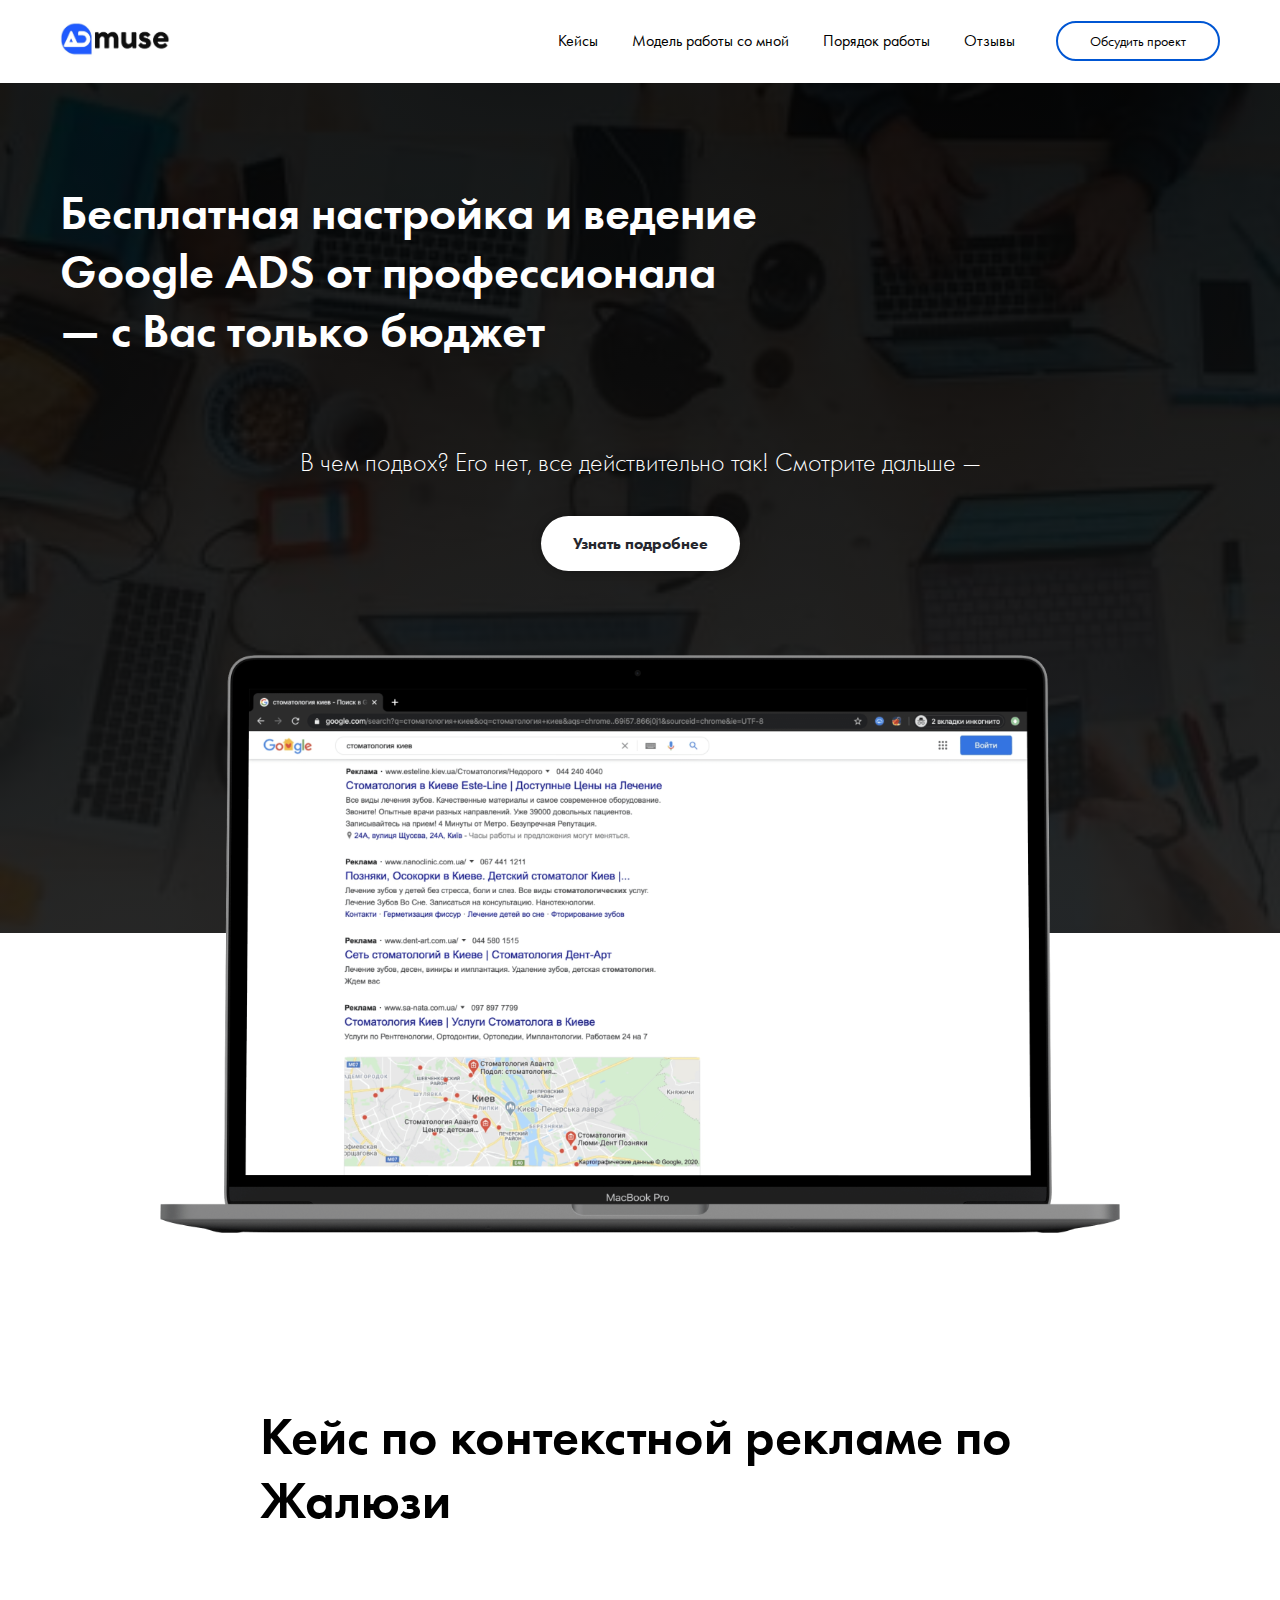
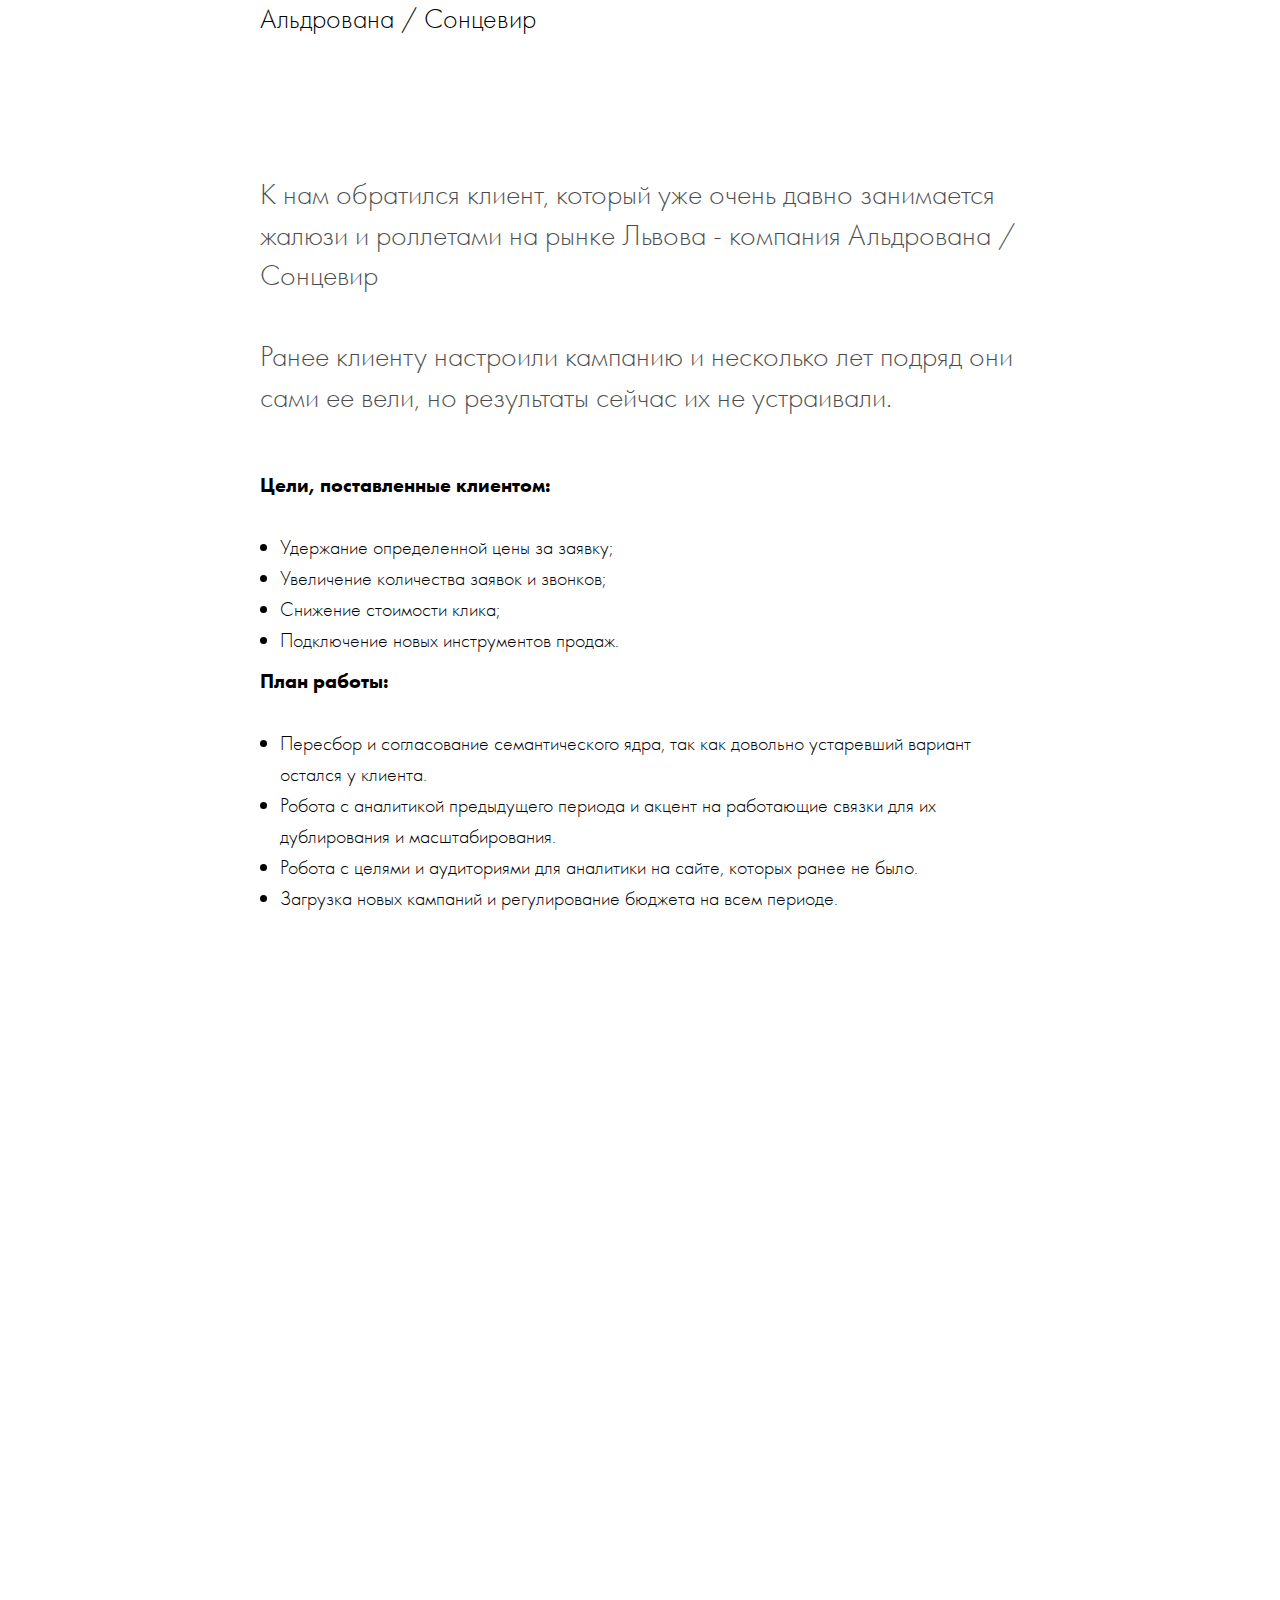
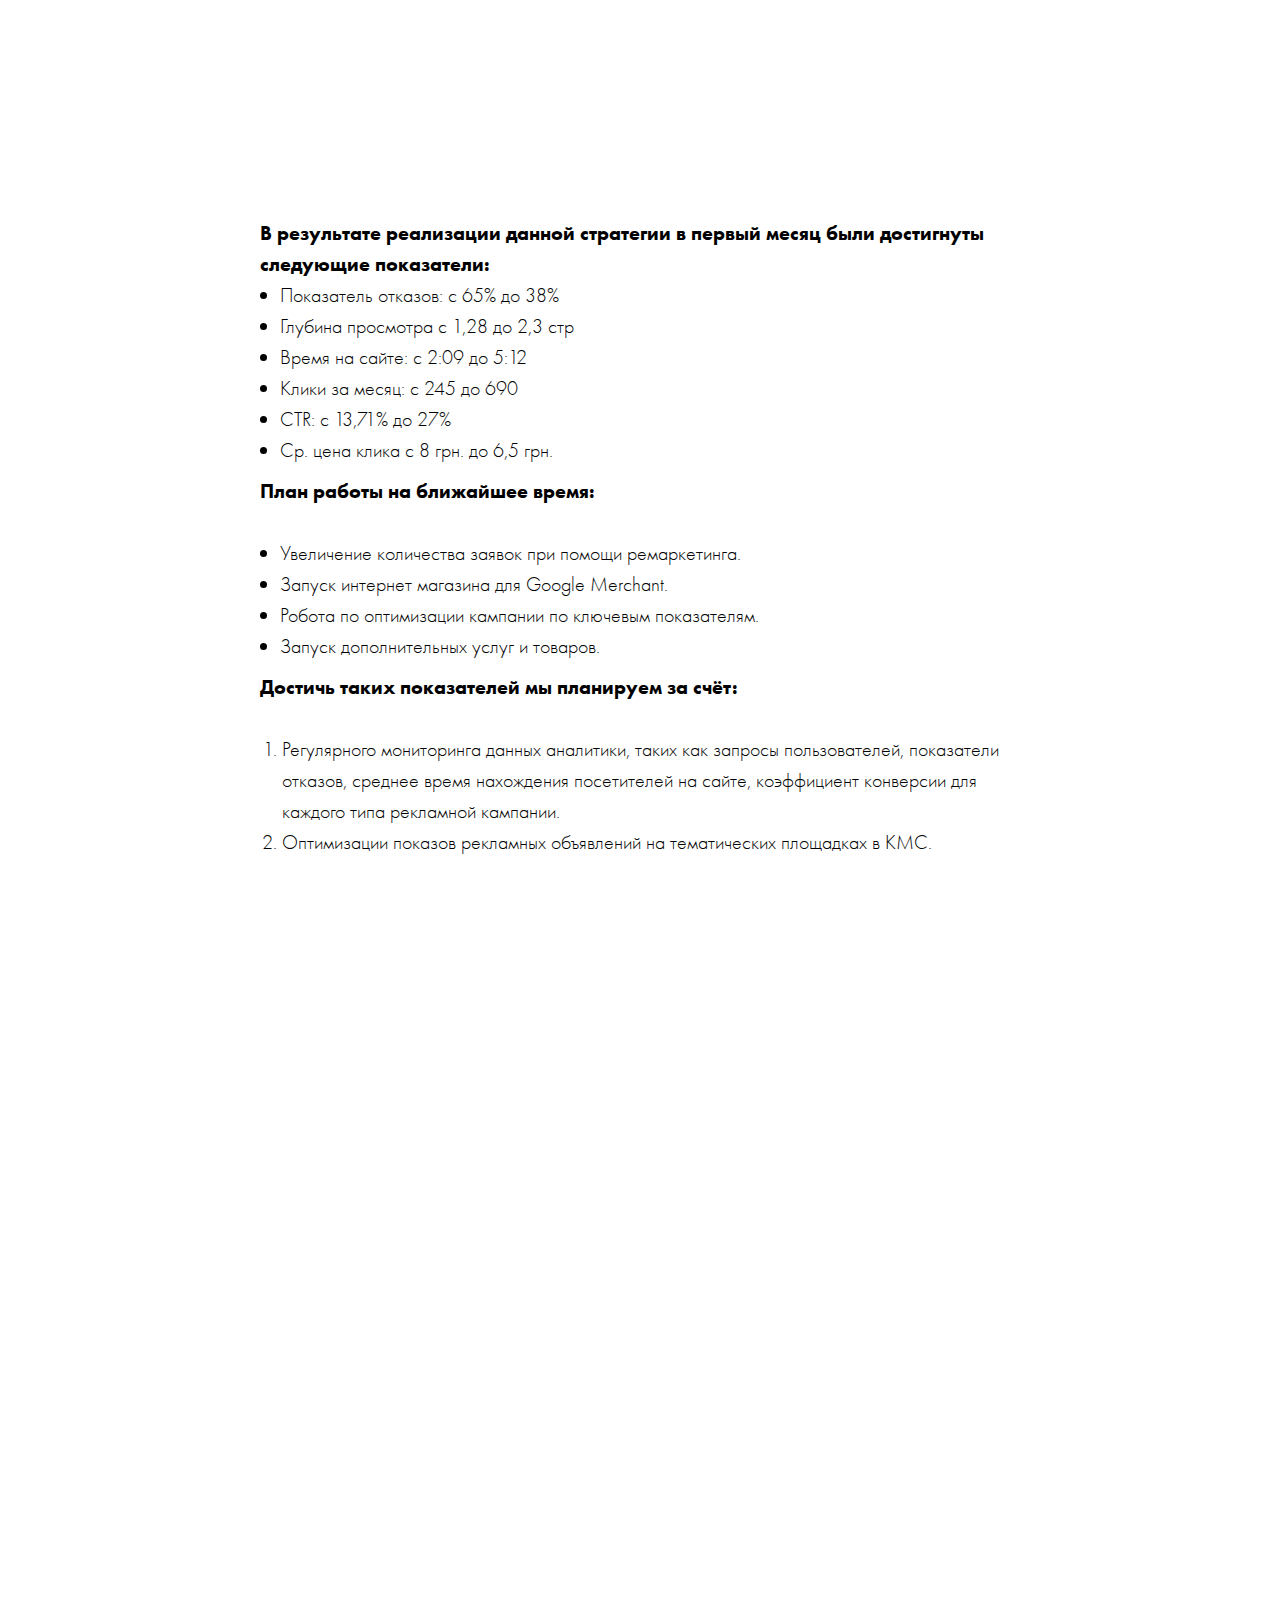
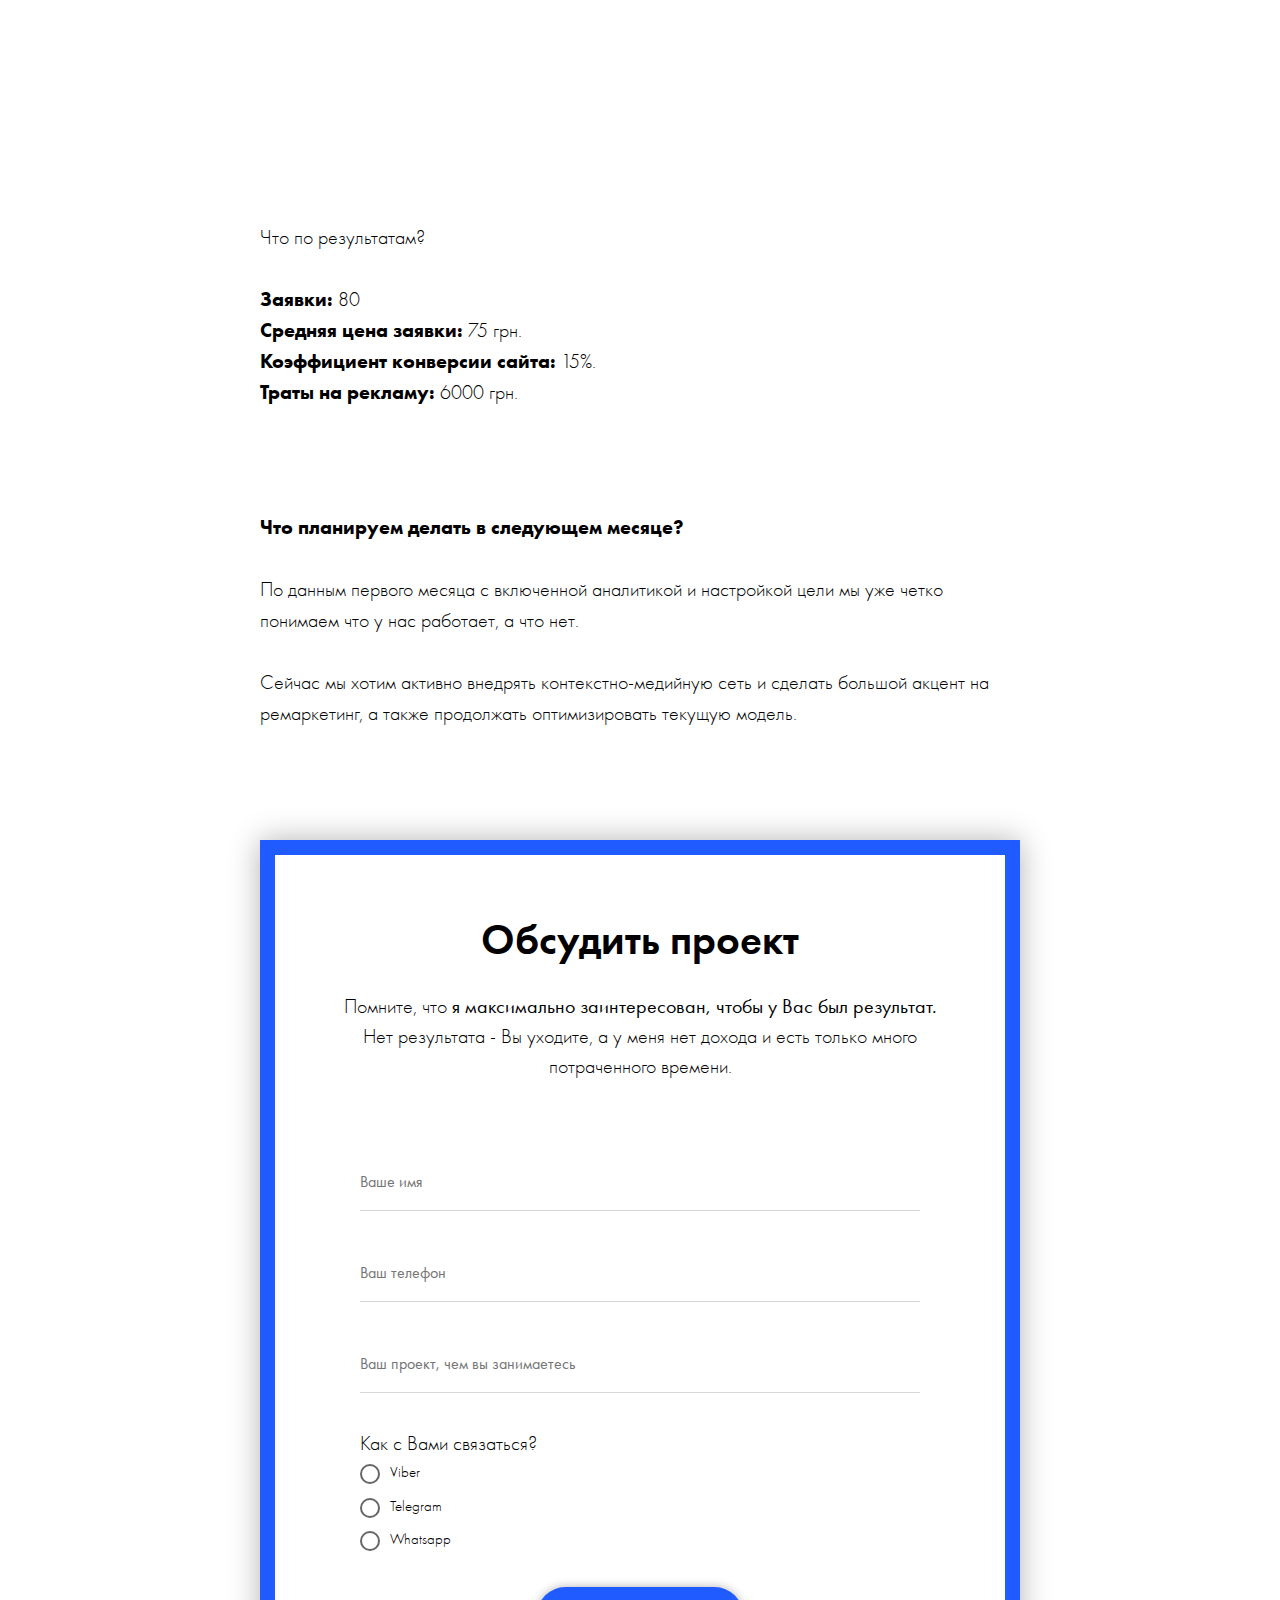
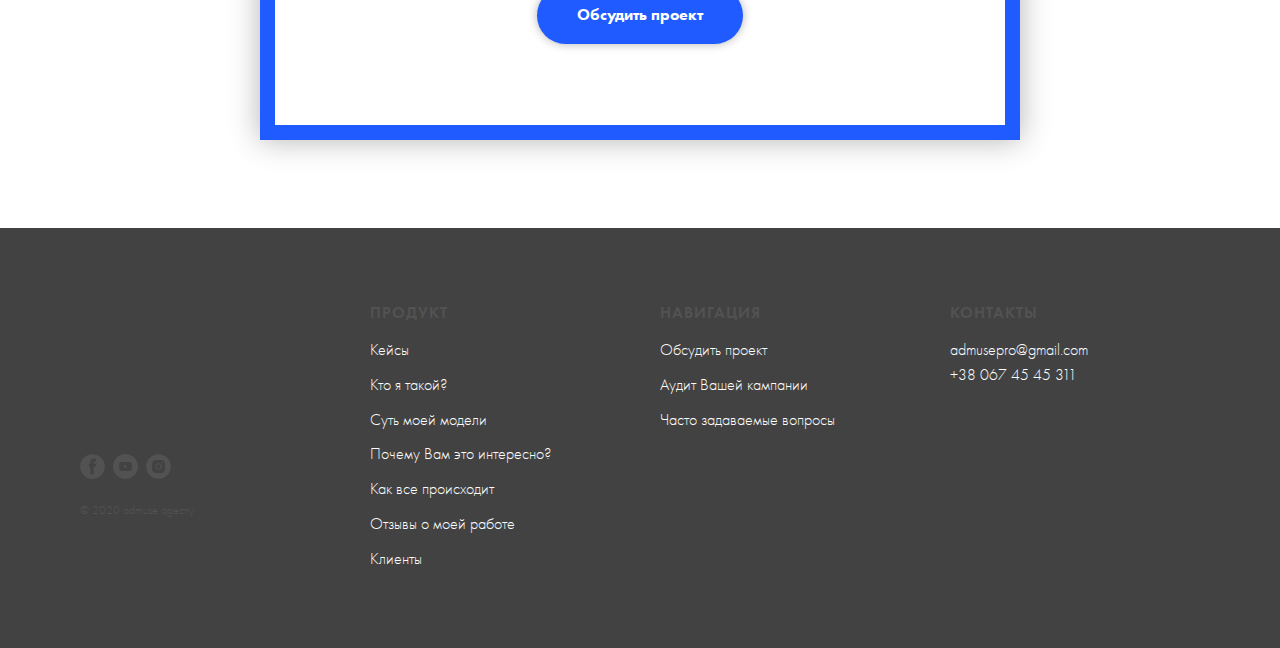
<file: admuse/cases_3.html>
<!DOCTYPE html>
<html lang="en">

<head>
    <meta charset="UTF-8">
    <meta name="viewport" content="width=device-width, initial-scale=1.0">
    <meta property="og:url" content="https://admuse.com.ua">
    <meta property="og:title" content="Admuse —&nbsp;контекстная реклама ">
    <meta property="og:description" content="">
    <meta property="og:type" content="website">
    <meta property="og:image" content="https://static.tildacdn.com/tild6162-3030-4233-a636-356533396663/-/resize/504x/photo_2020-04-13_205.jpg">
    <link rel="shortcut icon" href="img/favicon.ico" type="image/x-icon" />
   

    
    <link rel="stylesheet" href="css/bootstrap-grid.min.css">

    <link rel="stylesheet" href="css/main.min.css">
    


   

    <title>Admuse —&nbsp;контекстная реклама </title>
    <link rel="stylesheet" href="css/style.min.css">
</head>



   

<body>




    


<header class="header">
    <div class="container">
        <div class="header__inner row">
            <div class="header__toggle lg-disable-481px">
                <span></span><span></span><span></span>
            </div>
            <a href="/" class="header__logo header__item small-disable-480px "
            style="background-image: url(img/header/logo.jpg);"></a>
            <ul class="header__nav header__item">
                <li class="header__nav-item ">
                    <a href="/" class="header__logo header__item lg-disable-481px "
                    style="background-image: url(img/header/logo.jpg);"></a>
                </li>
                <li class="header__nav-item">
                    <a href="/#cases" class="header__href">
                        Кейсы
                    </a>
                </li>
                <li class="header__nav-item">
                    <a href="/#my-model" class="header__href">
                        Модель работы со мной
                    </a>
                </li>
                <li class="header__nav-item">
                    <a href="/#sequence" class="header__href">
                        Порядок работы
                    </a>
                </li>
                <li class="header__nav-item">
                    <a href="/#client" class="header__href">
                        Отзывы
                    </a>
                </li>
                <li class="small-disable-480px header__nav-item ">
                    <a href="/#discuss" class="header__href header__href-last">
                        Обсудить проект
                    </a>
                </li>


            </ul>

            <div class="lg-disable-481px header__nav-item">
                <a href="/#discuss" class=" header__href header__href-last">
                    Обсудить проект
                </a>

            </div>
        </div>
    </div>

</header>
    <div class="section-img"   style="background-image: url(img/section-img/background.jpg);" >
    
        <div class="header__toggle lg-disable-481px">
            <span></span><span></span><span></span>
        </div>
        <div class="section-img__wrap">
            <div class="section-img__inner section">
                <div class="section-img__title">
                    Бесплатная настройка и ведение <br>
                    Google ADS от профессионала <br>
                    — с Вас только бюджет
                </div>
                <div class="section-img__subtitle">
                    В чем подвох? Его нет, все действительно так! Смотрите дальше —
                </div>
                <div class="section-img__button button">
                    <a href="#my-model" class="button__inner">Узнать подробнее</a>
                </div>

            </div>

        </div>

    
    
   
   
</div>
<img src="img/section-img/laptop.png" alt=" В чем подвох? Его нет, все действительно так! Смотрите дальше —" class="section-img__image">



    <div class="cases-description cases-description--padding section"  style="padding-bottom: 6px;">
        <div class="cases-description__title title-h1">
            Кейс по контекстной рекламе по Жалюзи
        </div>

        <div class="cases-description__subtitle-small">
            Альдрована / Сонцевир
        </div>
        <div class="cases-description__subtitle" style=" padding-top: 134px; padding-bottom: 8px;">
            К нам обратился клиент, который уже очень давно занимается жалюзи и роллетами на рынке Львова - компания
            Альдрована / Сонцевир
            <br><br>
            Ранее клиенту настроили кампанию и несколько лет подряд они сами ее вели, но результаты сейчас их не
            устраивали.
        </div>
        <div class="cases-description__list">
            <div class="cases-description__title-h2">
                Цели, поставленные клиентом:
                <br><br>
            </div>
            <ul class="cases-description__ul">
                <li class="cases-description__li">
                    Удержание определенной цены за заявку;
                </li>
                <li class="cases-description__li">
                    Увеличение количества заявок и звонков;
                </li>
                <li class="cases-description__li">
                    Снижение стоимости клика;
                </li>
                <li class="cases-description__li">
                    Подключение новых инструментов продаж.
                </li>
            </ul>
            <div class="cases-description__title-h2">
                План работы:
                <br><br>
            </div>
            <ul class="cases-description__ul">
                <li class="cases-description__li">
                    Пересбор и согласование семантического ядра, так как довольно устаревший вариант остался у клиента.
                </li>
                <li class="cases-description__li">
                    Робота с аналитикой предыдущего периода и акцент на работающие связки для их дублирования и
                    масштабирования.
                </li>
                <li class="cases-description__li">
                    Робота с целями и аудиториями для аналитики на сайте, которых ранее не было.
                </li>
                <li class="cases-description__li">
                    Загрузка новых кампаний и регулирование бюджета на всем периоде.
                </li>

            </ul>

        </div>
    </div>

    <img src="img/preloader.png" data-img-src="img/cases3/img_1.jpg" alt="img" class="cases-description__img" style=" margin-top: 0;">

    <div class="cases-description section"  style=" padding-top: 8px; ">

        <div class="cases-description__description">

            <div class="cases-description__title-h2">
                В результате реализации данной стратегии в первый месяц были достигнуты следующие показатели:

            </div>
            <ul class="cases-description__ul">
                <li class="cases-description__li">
                    Показатель отказов: с 65% до 38%
                </li>
                <li class="cases-description__li">
                    Глубина просмотра с 1,28 до 2,3 стр
                </li>
                <li class="cases-description__li">
                    Время на сайте: с 2:09 до 5:12
                </li>
                <li class="cases-description__li">
                    Клики за месяц: с 245 до 690
                </li>
                <li class="cases-description__li">
                    CTR: с 13,71% до 27%
                </li>
                <li class="cases-description__li">
                    Ср. цена клика с 8 грн. до 6,5 грн.
                </li>


            </ul>


        </div>
        <div class="cases-description__description">

            <div class="cases-description__title-h2">
                План работы на ближайшее время:
                <br><br>
            </div>
            <ul class="cases-description__ul">
                <li class="cases-description__li">
                    Увеличение количества заявок при помощи ремаркетинга.
                </li>
                <li class="cases-description__li">
                    Запуск интернет магазина для Google Merchant.
                </li>
                <li class="cases-description__li">
                    Робота по оптимизации кампании по ключевым показателям.
                </li>
                <li class="cases-description__li">
                    Запуск дополнительных услуг и товаров.
                </li>


            </ul>


        </div>
        <div class="cases-description__title-h2">
            Достичь таких показателей мы планируем за счёт:
            <br><br>
        </div>
        <ol class="cases-description__ol"  style=" padding-bottom: 46px;">
            <li class="cases-description__li">
                Регулярного мониторинга данных аналитики, таких как запросы пользователей, показатели отказов, среднее
                время нахождения посетителей на сайте, коэффициент конверсии для каждого типа рекламной кампании.
            </li>
            <li class="cases-description__li">
                Оптимизации показов рекламных объявлений на тематических площадках в КМС.



        </ol>
    </div>
    <img src="img/preloader.png" data-img-src="img/cases3/img_2.png" alt="img" class="cases-description__img" id="casesImg_2">
    <div class="cases-description section">
        <div class="cases-description__description">
            <div class="cases-description__description"  style=" padding-top: 23px; ">
                
                Что по результатам? <br><br>
                <span>Заявки: </span> 80<br>
                <span>Средняя цена заявки:</span> 75 грн.<br>
                <span>Коэффициент конверсии сайта:</span> 15%.<br>
                <span>Траты на рекламу:</span> 6000 грн.<br>
            </div>

            <div class="cases-description__description cases-description__description--padding" style="padding-bottom: 36px;">

                <div class="cases-description__title-h2"  style=" padding-top: 59px;">
                    Что планируем делать в следующем месяце?
                    <br><br>
                </div>
                По данным первого месяца с включенной аналитикой и настройкой цели мы уже четко понимаем что у нас
                работает,
                а что нет.
                <br><br>
                Сейчас мы хотим активно внедрять контекстно-медийную сеть и сделать большой акцент на ремаркетинг, а
                также
                продолжать оптимизировать текущую модель.

            </div>
        </div>
            <div class="discuss__form-wrap  section">
    <form class="discuss-form" action="discuss-form.php" method="POST" >
        <div class="discuss-form__title">
            Обсудить проект
        </div>
        <div class="discuss-form__subtitle">
            Помните, что <span>я максимально заинтересован, чтобы у Вас был результат.</span>  <br>
            Нет результата - Вы уходите, а у меня нет дохода и есть только много потраченного времени.
        </div>
        <div class="discuss-form__inputs-wrap">
            <input  type="hidden" name="subject" value="Контактная форма Admuse" >
            <input type="text" name="name" pattern="^[A-Za-zА-Яа-яЁё]+$" id="name" class="discuss-form__contact "   placeholder="Ваше имя">
            
            <input type="tel" name="phone" pattern="[0-9]{7,20}" id="phone" class="discuss-form__contact"  placeholder="Ваш телефон">
            <input type="text" name="text" id="massage" class="discuss-form__contact"   placeholder="Ваш проект, чем вы занимаетесь">


            <div class="discuss-form__feedback-title">
                Как с Вами связаться?
            </div>
            <div class="discuss-form__feedback ">
               
                <div class="discuss-form__label-wrap"> <input class="discuss-form__input discuss-form__radio" type="radio" name="feedback" value="Viber"
                        id="Viber" >
                    <label class="discuss-form__label" for="Viber">
                        Viber</label>

                </div>


                <div class="discuss-form__label-wrap "> <input class="discuss-form__input discuss-form__radio" type="radio" name="feedback" value="Telegram"
                        id="Telegram" >
                    <label class="discuss-form__label"  for="Telegram"> Telegram
                    </label>

                </div>

                <div class="discuss-form__label-wrap">
                    <input class="discuss-form__input discuss-form__radio" type="radio" name="feedback" value="Whatsapp" id="Whatsapp" >
                    <label class="discuss-form__label" for="Whatsapp"> Whatsapp </label>

                </div>



            </div>


        </div>

        <div class="discuss__fail">
            Пожалуйста, заполните обязательные поля.
        </div>

        <div class="discuss__button button">
            <input type="submit" class="button__inner" value="Обсудить проект">
        </div>
    </form>
    <div class="discuss__success">
        Спасибо, ваши данные отправлены.
    </div>
    <div class="contact__msg"></div>


</div>
        </div>




        <footer class="footer">
    <div class="footer__wrap section">
        <div class="footer__item">
            <a href="/" class="footer__logo">
                <img src="img/preloader.png" data-img-src="img/footer/logo.png" alt="logo">

            </a>

            <div class="social">
                <div class="social__icon">
                    <a href="https://www.facebook.com/" target="_blank"> <svg class="t-sociallinks__svg" version="1.1"
                            xmlns="http://www.w3.org/2000/svg" xmlns:xlink="http://www.w3.org/1999/xlink" x="0px"
                            y="0px" width="25px" height="25px" viewBox="0 0 48 48" enable-background="new 0 0 48 48"
                            xml:space="preserve">
                            <desc>Facebook</desc>
                            <path style="fill:#525252;"
                                d="M47.761,24c0,13.121-10.638,23.76-23.758,23.76C10.877,47.76,0.239,37.121,0.239,24c0-13.124,10.638-23.76,23.764-23.76C37.123,0.24,47.761,10.876,47.761,24 M20.033,38.85H26.2V24.01h4.163l0.539-5.242H26.2v-3.083c0-1.156,0.769-1.427,1.308-1.427h3.318V9.168L26.258,9.15c-5.072,0-6.225,3.796-6.225,6.224v3.394H17.1v5.242h2.933V38.85z">
                            </path>
                        </svg> </a>
                </div>
                <div class="social__icon">
                    <a href="https://www.youtube.com/" target="_blank"> <svg class="t-sociallinks__svg" version="1.1"
                            xmlns="http://www.w3.org/2000/svg" xmlns:xlink="http://www.w3.org/1999/xlink" x="0px"
                            y="0px" width="25px" height="25px" viewBox="0 0 48 48" enable-background="new 0 0 48 48"
                            xml:space="preserve">
                            <desc>Youtube</desc>
                            <path style="fill:#525252;"
                                d="M24 0.0130005C37.248 0.0130005 47.987 10.753 47.987 24C47.987 37.247 37.247 47.987 24 47.987C10.753 47.987 0.0130005 37.247 0.0130005 24C0.0130005 10.753 10.752 0.0130005 24 0.0130005ZM35.815 18.093C35.565 16.756 34.452 15.758 33.173 15.635C30.119 15.439 27.054 15.28 23.995 15.278C20.936 15.276 17.882 15.432 14.828 15.625C13.544 15.749 12.431 16.742 12.182 18.084C11.898 20.017 11.756 21.969 11.756 23.92C11.756 25.871 11.898 27.823 12.182 29.756C12.431 31.098 13.544 32.21 14.828 32.333C17.883 32.526 20.935 32.723 23.995 32.723C27.053 32.723 30.121 32.551 33.173 32.353C34.452 32.229 35.565 31.084 35.815 29.747C36.101 27.817 36.244 25.868 36.244 23.919C36.244 21.971 36.101 20.023 35.815 18.093ZM21.224 27.435V20.32L27.851 23.878L21.224 27.435Z">
                            </path>
                        </svg> </a>
                </div>
                <div class="social__icon">
                    <a href="https://www.instagram.com/" target="_blank"> <svg class="t-sociallinks__svg" version="1.1"
                            xmlns="http://www.w3.org/2000/svg" xmlns:xlink="http://www.w3.org/1999/xlink" width="25px"
                            height="25px" viewBox="0 0 30 30" xml:space="preserve">
                            <desc>Instagram</desc>
                            <path style="fill:#525252;"
                                d="M15,11.014 C12.801,11.014 11.015,12.797 11.015,15 C11.015,17.202 12.802,18.987 15,18.987 C17.199,18.987 18.987,17.202 18.987,15 C18.987,12.797 17.199,11.014 15,11.014 L15,11.014 Z M15,17.606 C13.556,17.606 12.393,16.439 12.393,15 C12.393,13.561 13.556,12.394 15,12.394 C16.429,12.394 17.607,13.561 17.607,15 C17.607,16.439 16.444,17.606 15,17.606 L15,17.606 Z">
                            </path>
                            <path style="fill:#525252;"
                                d="M19.385,9.556 C18.872,9.556 18.465,9.964 18.465,10.477 C18.465,10.989 18.872,11.396 19.385,11.396 C19.898,11.396 20.306,10.989 20.306,10.477 C20.306,9.964 19.897,9.556 19.385,9.556 L19.385,9.556 Z">
                            </path>
                            <path style="fill:#525252;"
                                d="M15.002,0.15 C6.798,0.15 0.149,6.797 0.149,15 C0.149,23.201 6.798,29.85 15.002,29.85 C23.201,29.85 29.852,23.202 29.852,15 C29.852,6.797 23.201,0.15 15.002,0.15 L15.002,0.15 Z M22.666,18.265 C22.666,20.688 20.687,22.666 18.25,22.666 L11.75,22.666 C9.312,22.666 7.333,20.687 7.333,18.28 L7.333,11.734 C7.333,9.312 9.311,7.334 11.75,7.334 L18.25,7.334 C20.688,7.334 22.666,9.312 22.666,11.734 L22.666,18.265 L22.666,18.265 Z">
                            </path>
                        </svg> </a>
                </div>
            </div>

            <div class="footer__logo-description">
                © 2020 admuse agecny
            </div>
        </div>
        <div class="footer__item">

            <ul class="footer__nav">
                <li class="footer__nav-title">
                    ПРОДУКТ
                </li>
                <li class="footer__nav-item">
                    <a href="/#cases">
                        Кейсы
                    </a>
                </li>
                <li class="footer__nav-item">
                    <a href="/#about">
                        Кто я такой?
                    </a>
                </li>
                <li class="footer__nav-item">
                    <a href="/#my-model">
                        Суть моей модели
                    </a>
                </li>
                <li class="footer__nav-item">
                    <a href="/#interesting">
                        Почему Вам это интересно?
                    </a>
                </li>
                <li class="footer__nav-item">
                    <a href="/#sequence">
                        Как все происходит
                    </a>
                </li>
                <li class="footer__nav-item">
                    <a href="/#client">
                        Отзывы о моей работе
                    </a>
                </li>
                <li class="footer__nav-item">
                    <a href="#">
                        Клиенты
                    </a>
                </li>

            </ul>

        </div>
        <div class="footer__item">

            <ul class="footer__nav">
                <li class="footer__nav-title">
                    НАВИГАЦИЯ
                </li>
                <li class="footer__nav-item">
                    <a href="/#audit">
                        Обсудить проект
                    </a>
                </li>
                <li class="footer__nav-item">
                    <a href="/#audit">
                        Аудит Вашей кампании
                    </a>
                </li>
                <li class="footer__nav-item">
                    <a href="/#question">
                        Часто задаваемые вопросы
                    </a>
                </li>

            </ul>

        </div>
        <div class="footer__item">

            <ul class="footer__nav">
                <li class="footer__nav-title">
                    КОНТАКТЫ
                </li>
                <li class="footer__nav-item footer__nav-email">
                    <a href="mailto:mail:admusepro@gmail.com">
                        admusepro@gmail.com
                    </a>
                </li>
                <li class="footer__nav-item">
                    <a href="tel:+380674545311">
                        +38 067 45 45 311
                    </a>
                </li>

            </ul>

        </div>



    </div>
</footer>



<div class="modal" id="modal-form">
    <div class="modal__cross small-disable-767px"><span></span><span></span>
    </div>
    <div class="modal__off small-disable-767px"></div>
    <div class="modal__wrap" id="modalWrap">
        <div class="modal__cross lg-disable-768px"><span></span><span></span>
        </div>
        <div class="modal__off  lg-disable-768px"></div>
        <div class="form-audit__form-wrap section">
            <form class="audit-form" action="audit-form.php">
                <div class="audit-form__title">
                    Бесплатный аудит Ваших рекламных
                    кампаний с подробным отчетом
                </div>
                <div class="audit-form__subtitle">
                    Давайте я просто взгляну на Ваши кампании и укажу на ошибки, которые совершают 70% контекстологов —
                    поверьте, Вы будете удивлены!
                </div>
                <div class="audit-form__inputs-wrap">
                    <input type="hidden" name="subject" value="Контактная форма Admuse">
                    <input type="text" name="name" pattern="^[A-Za-zА-Яа-яЁё]+$" id="name-audit" class="audit-form__contact" placeholder="Ваше имя">
                    <div class="audit-form__feedback-title">
                        Телефон
                    </div>
                    <input type="tel" name="phone" pattern="[0-9]{7,20}" id="phone-audit" class="audit-form__contact audit-form__contact--padding" placeholder="Phone">
                    <input type="email" name="email" id="email-audit" class="audit-form__contact" placeholder="E-mail">
                    <input type="text" name="text" id="massage-audit" class="audit-form__contact"
                        placeholder="Ваш проект, чем вы занимаетесь">

                    <div class="audit-form__feedback-title">
                        Как с Вами связаться?
                    </div>
                    <div class="audit-form__feedback ">

                        <div class="audit-form__label-wrap"> <input class="audit-form__input audit-form__radio"
                                type="radio" name="feedback" value="Viber" id="auditViber">
                            <label class="audit-form__label" for="auditViber"> Viber</label>

                        </div>


                        <div class="audit-form__label-wrap"> <input class="audit-form__input audit-form__radio"
                                type="radio" name="feedback" value="Telegram" id="auditTelegram">
                            <label class="audit-form__label" for="auditTelegram"> Telegram </label>

                        </div>

                        <div class="audit-form__label-wrap">
                            <input class="audit-form__input audit-form__radio" type="radio" name="feedback"
                                value="Whatsapp" id="auditWhatsapp">
                            <label class="audit-form__label" for="auditWhatsapp"> Whatsapp </label>

                        </div>



                    </div>

                    
                </div>
                <div class="form-audit__fail">
                   Пожалуйста, заполните обязательные поля.
                </div>
                <div class="form-audit__success">
                   Спасибо, ваши данные отправлены.
                </div>
                <div class="form-audit__button button">
                    <input type="submit" class="button__inner" value="Да, я хочу получить подробный аудит!">
                </div>
            </form>

        </div>
    </div>

</div>



        <script src='https://ajax.googleapis.com/ajax/libs/jquery/3.2.1/jquery.min.js'></script>
        <script src="libs/owlcarousel/owl.carousel.min.js"></script>
        <script src="js/script.min.js"></script>

</body>

</html>
</file>
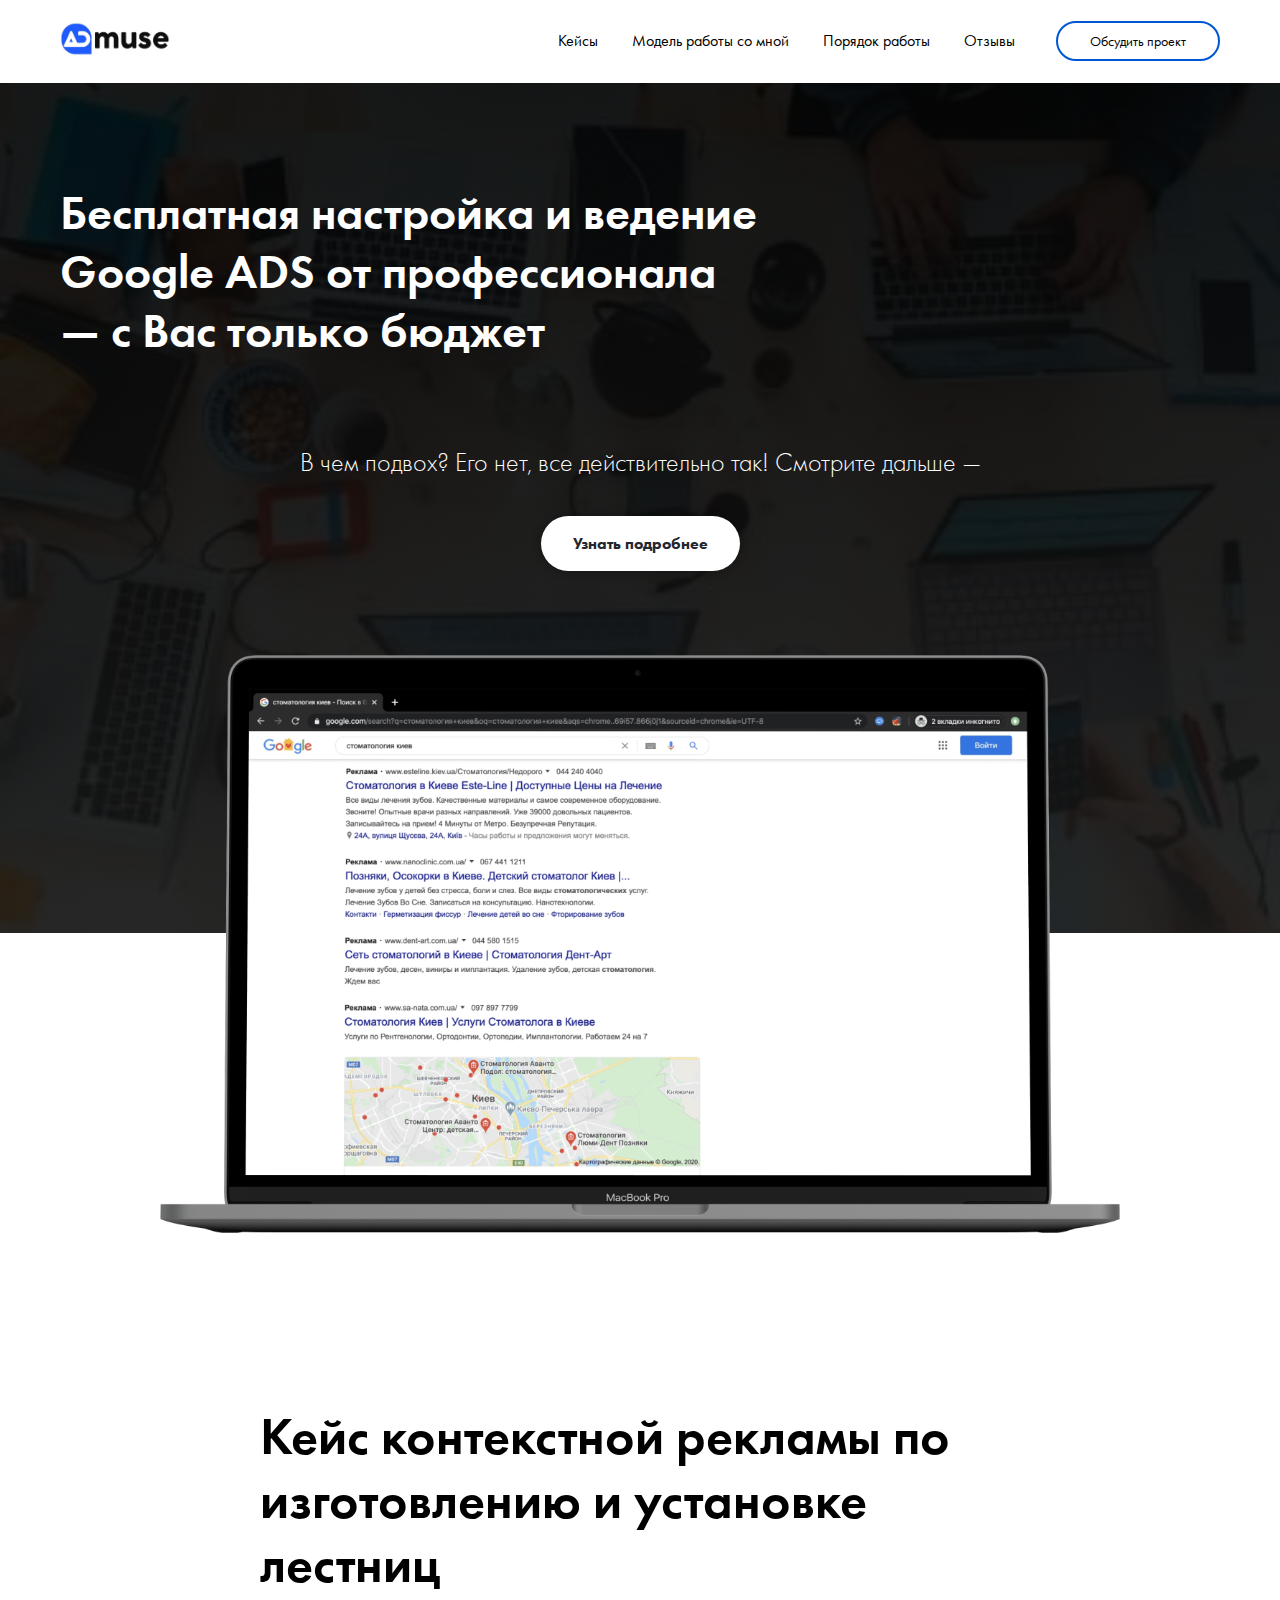
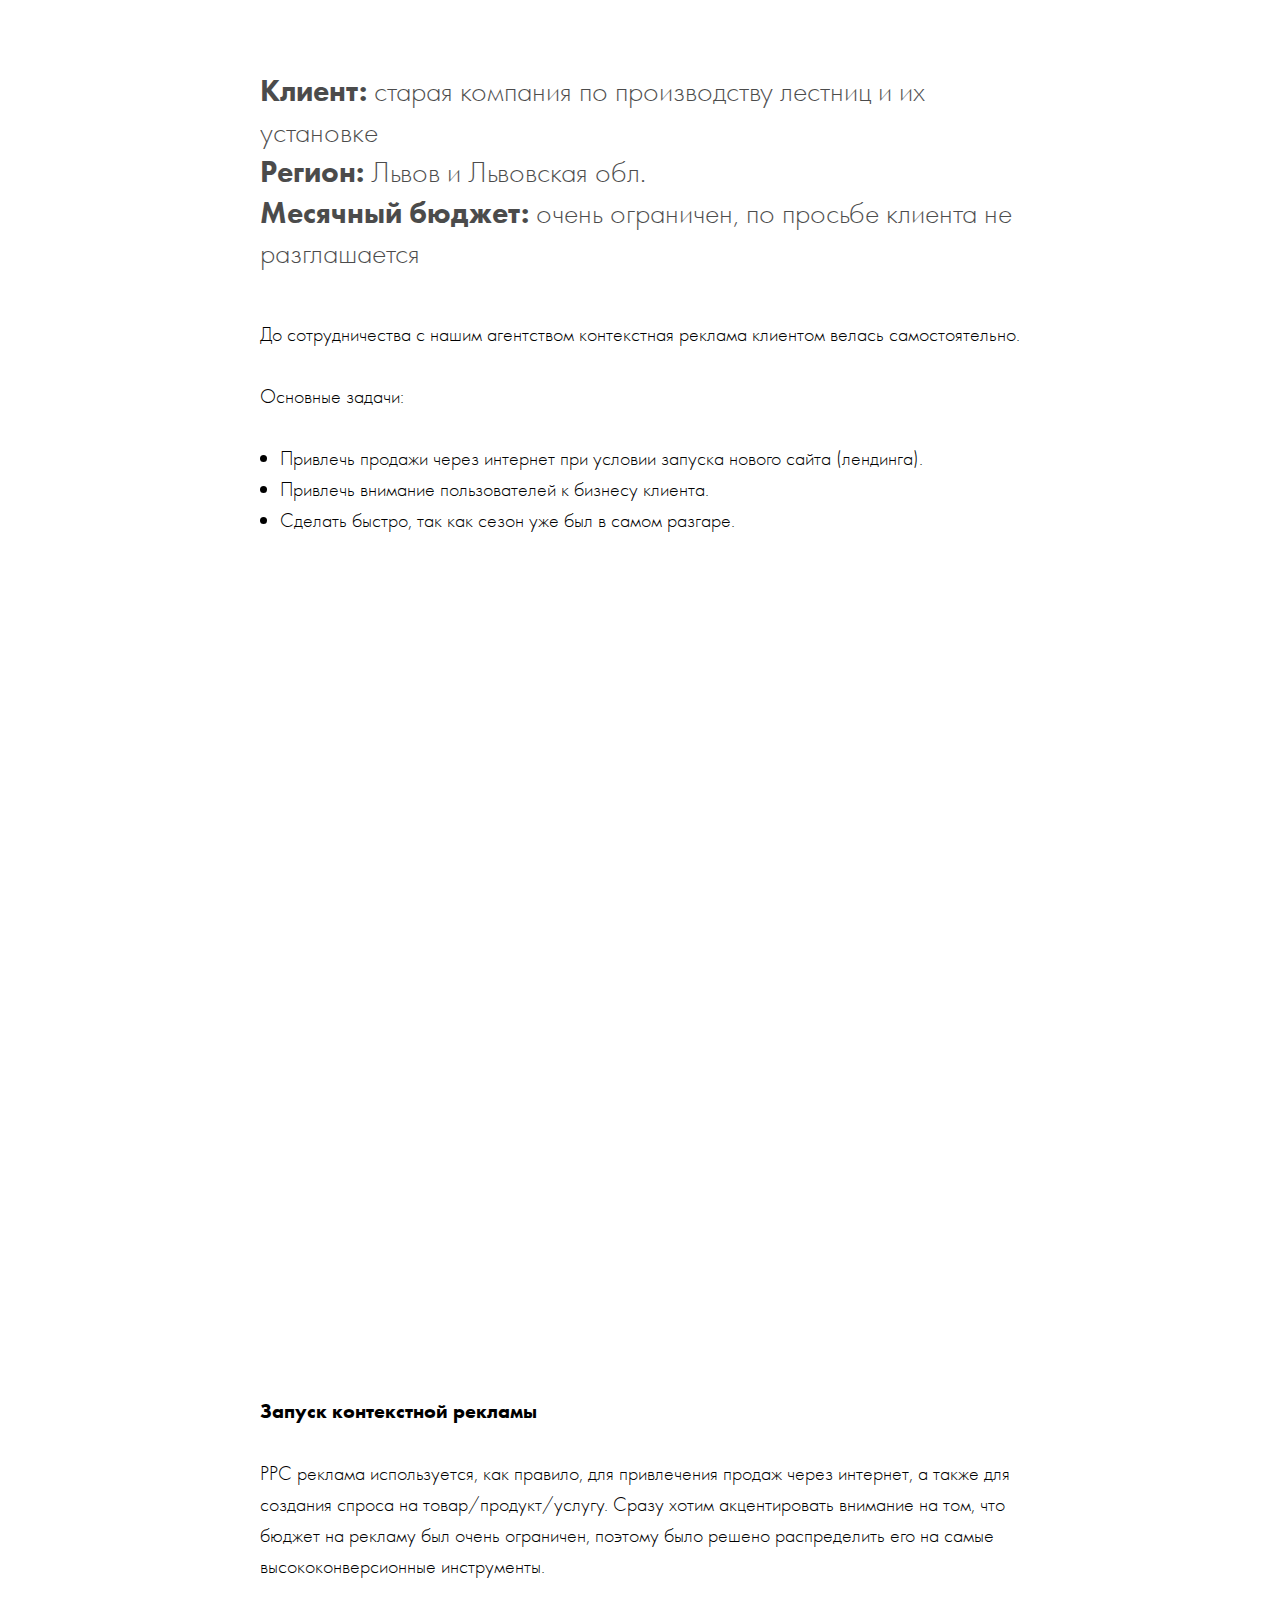
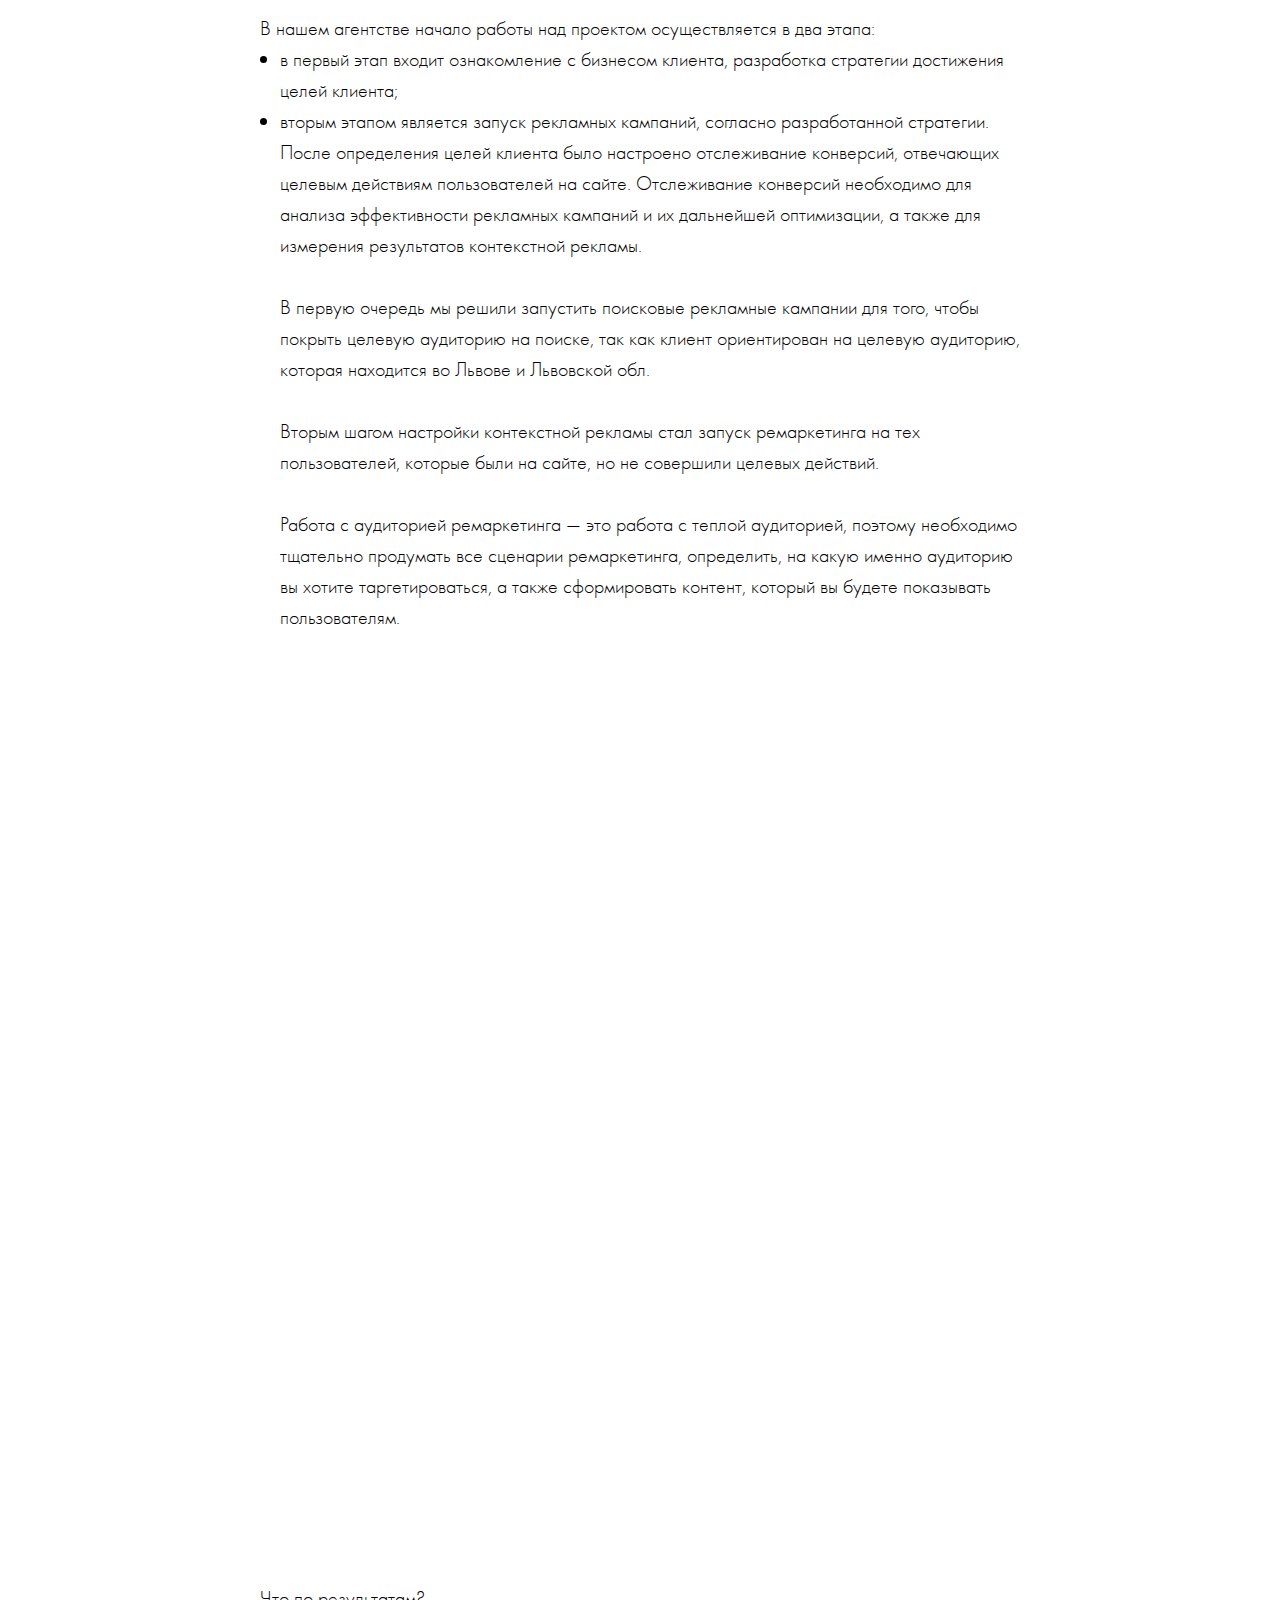
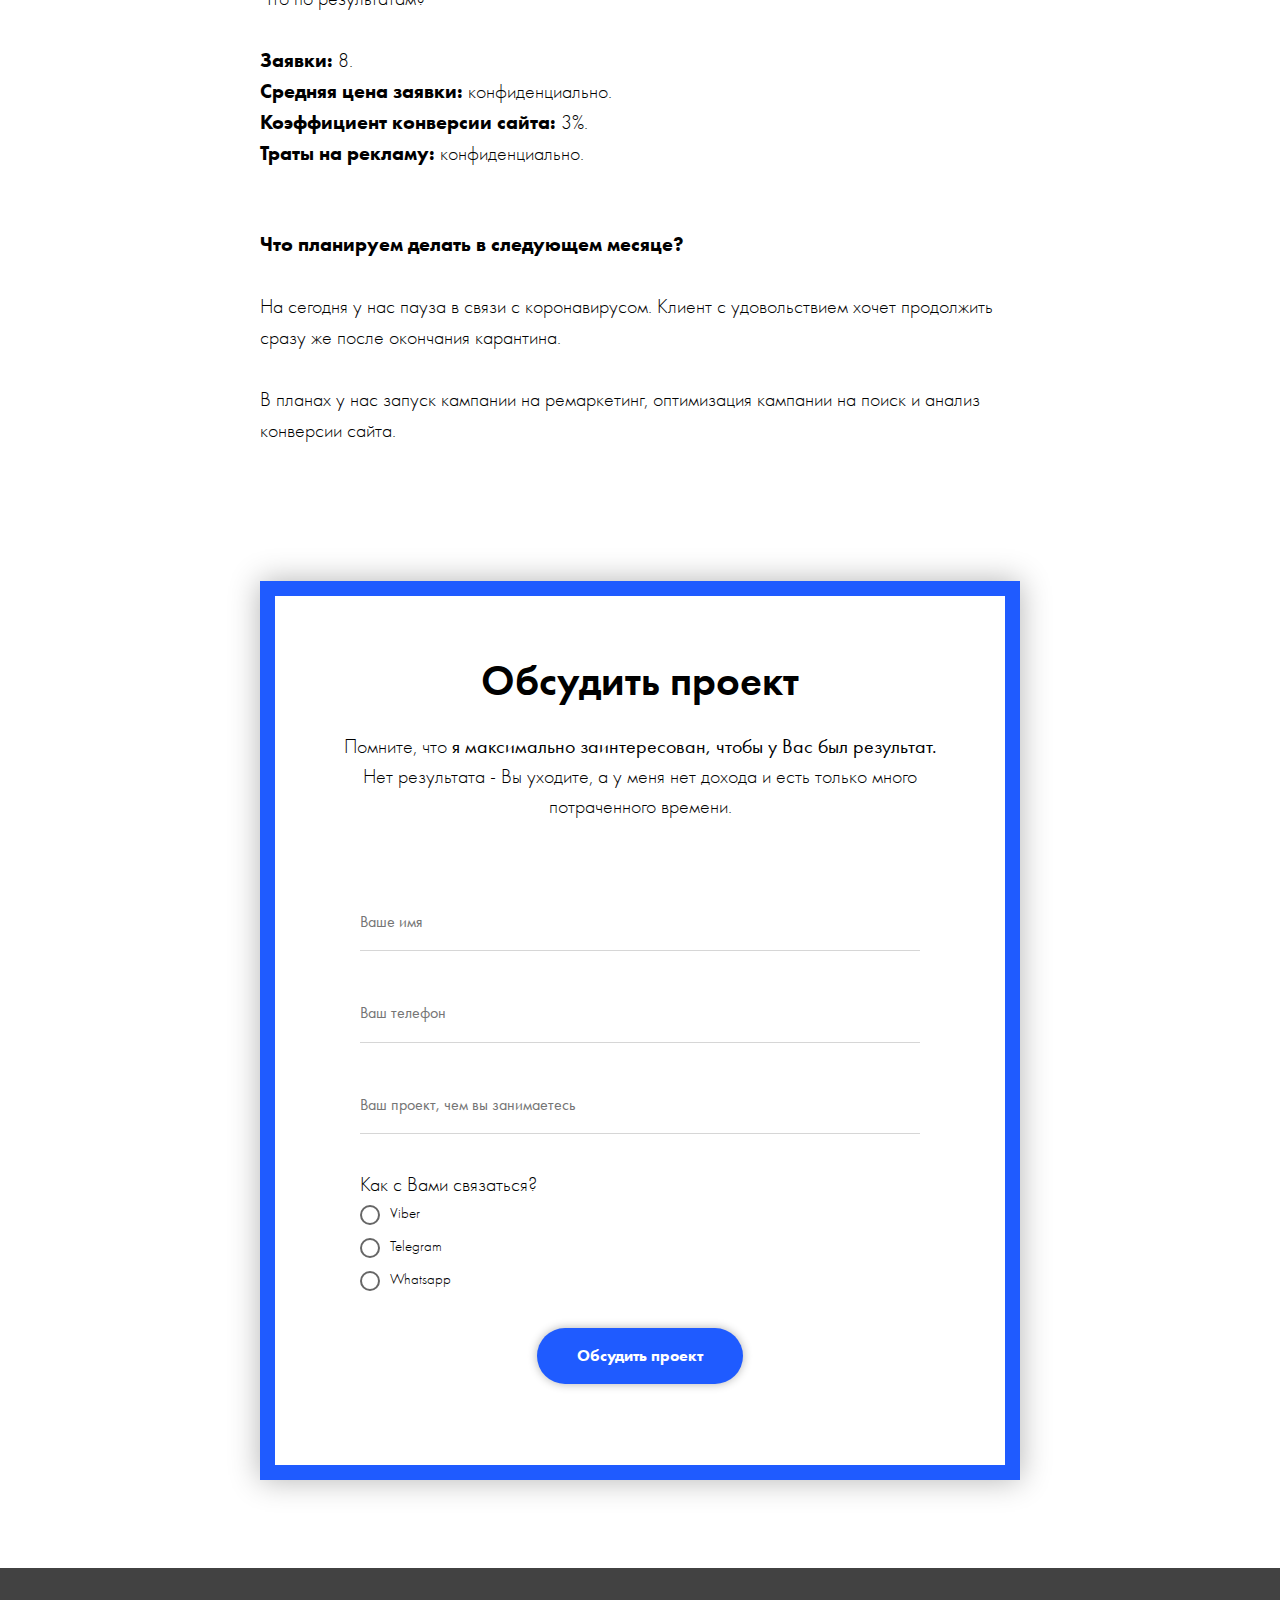
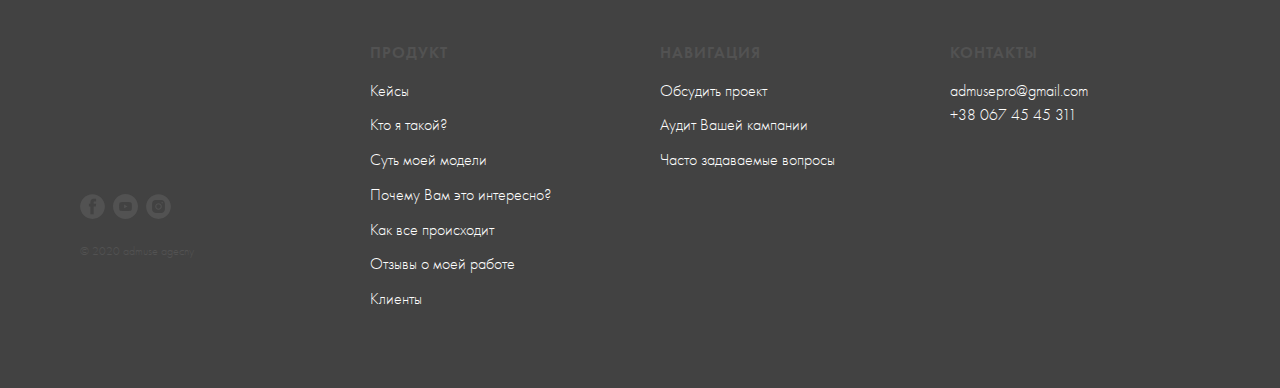
<file: admuse/cases_4.html>
<!DOCTYPE html>
<html lang="en">

<head>
    <meta charset="UTF-8">
    <meta name="viewport" content="width=device-width, initial-scale=1.0">
    <meta property="og:url" content="https://admuse.com.ua">
    <meta property="og:title" content="Admuse —&nbsp;контекстная реклама ">
    <meta property="og:description" content="">
    <meta property="og:type" content="website">
    <meta property="og:image" content="https://static.tildacdn.com/tild6162-3030-4233-a636-356533396663/-/resize/504x/photo_2020-04-13_205.jpg">
    <link rel="shortcut icon" href="img/favicon.ico" type="image/x-icon" />
   

    
    <link rel="stylesheet" href="css/bootstrap-grid.min.css">

    <link rel="stylesheet" href="css/main.min.css">
    


   

    <title>Admuse —&nbsp;контекстная реклама </title>
    <link rel="stylesheet" href="css/style.min.css">
</head>



   

<body>




    


<header class="header">
    <div class="container">
        <div class="header__inner row">
            <div class="header__toggle lg-disable-481px">
                <span></span><span></span><span></span>
            </div>
            <a href="/" class="header__logo header__item small-disable-480px "
            style="background-image: url(img/header/logo.jpg);"></a>
            <ul class="header__nav header__item">
                <li class="header__nav-item ">
                    <a href="/" class="header__logo header__item lg-disable-481px "
                    style="background-image: url(img/header/logo.jpg);"></a>
                </li>
                <li class="header__nav-item">
                    <a href="/#cases" class="header__href">
                        Кейсы
                    </a>
                </li>
                <li class="header__nav-item">
                    <a href="/#my-model" class="header__href">
                        Модель работы со мной
                    </a>
                </li>
                <li class="header__nav-item">
                    <a href="/#sequence" class="header__href">
                        Порядок работы
                    </a>
                </li>
                <li class="header__nav-item">
                    <a href="/#client" class="header__href">
                        Отзывы
                    </a>
                </li>
                <li class="small-disable-480px header__nav-item ">
                    <a href="/#discuss" class="header__href header__href-last">
                        Обсудить проект
                    </a>
                </li>


            </ul>

            <div class="lg-disable-481px header__nav-item">
                <a href="/#discuss" class=" header__href header__href-last">
                    Обсудить проект
                </a>

            </div>
        </div>
    </div>

</header>
    <div class="section-img"   style="background-image: url(img/section-img/background.jpg);" >
    
        <div class="header__toggle lg-disable-481px">
            <span></span><span></span><span></span>
        </div>
        <div class="section-img__wrap">
            <div class="section-img__inner section">
                <div class="section-img__title">
                    Бесплатная настройка и ведение <br>
                    Google ADS от профессионала <br>
                    — с Вас только бюджет
                </div>
                <div class="section-img__subtitle">
                    В чем подвох? Его нет, все действительно так! Смотрите дальше —
                </div>
                <div class="section-img__button button">
                    <a href="#my-model" class="button__inner">Узнать подробнее</a>
                </div>

            </div>

        </div>

    
    
   
   
</div>
<img src="img/section-img/laptop.png" alt=" В чем подвох? Его нет, все действительно так! Смотрите дальше —" class="section-img__image">



    <div class="cases-description cases-description--padding section">
        <div class="cases-description__title title-h1">
            Кейс контекстной рекламы по изготовлению и установке лестниц
        </div>


        <div class="cases-description__subtitle">
            <span>Клиент:</span> старая компания по производству лестниц и их установке <br>
            <span>Регион:</span> Львов и Львовская обл. <br>
            <span>Месячный бюджет:</span> очень ограничен, по просьбе клиента не разглашается <br>
        </div>
        <div class="cases-description__description cases-description__description--padding">
            До сотрудничества с нашим агентством контекстная реклама клиентом велась самостоятельно.
            <br><br>
            Основные задачи:
            <br><br>
            <ul class="cases-description__ul">
                <li class="cases-description__li">
                    Привлечь продажи через интернет при условии запуска нового сайта (лендинга).
                </li>
                <li class="cases-description__li">
                    Привлечь внимание пользователей к бизнесу клиента.
                </li>
                <li class="cases-description__li">
                    Сделать быстро, так как сезон уже был в самом разгаре.
                </li>



            </ul>


        </div>

    </div>
    <img src="img/preloader.png" data-img-src="img/cases4/img_1.jpg" alt="img" class="cases-description__img" style="margin-bottom: 0; margin-top: 0;">
    <div class="cases-description  section">
        <div class="cases-description__description cases-description__description--padding">
            <div class="cases-description__title-h2">
                Запуск контекстной рекламы
                <br><br>
            </div>

            PPC реклама используется, как правило, для привлечения продаж через интернет, а также для создания спроса на
            товар/продукт/услугу. Сразу хотим акцентировать внимание на том, что бюджет на рекламу был очень ограничен,
            поэтому было решено распределить его на самые высококонверсионные инструменты.
            <br><br>
            В нашем агентстве начало работы над проектом осуществляется в два этапа:
            <ul class="cases-description__ul">
                <li class="cases-description__li">
                    в первый этап входит ознакомление с бизнесом клиента, разработка стратегии достижения целей клиента;
                </li>
                <li class="cases-description__li">
                    вторым этапом является запуск рекламных кампаний, согласно разработанной стратегии.
                </li>

                После определения целей клиента было настроено отслеживание конверсий, отвечающих целевым действиям
                пользователей на сайте. Отслеживание конверсий необходимо для анализа эффективности рекламных кампаний и
                их дальнейшей оптимизации, а также для измерения результатов контекстной рекламы.
                <br><br>
                В первую очередь мы решили запустить поисковые рекламные кампании для того, чтобы покрыть целевую
                аудиторию на поиске, так как клиент ориентирован на целевую аудиторию, которая находится во Львове и
                Львовской обл.
                <br><br>
                Вторым шагом настройки контекстной рекламы стал запуск ремаркетинга на тех пользователей, которые были
                на сайте, но не совершили целевых действий.
                <br><br>

                Работа с аудиторией ремаркетинга — это работа с теплой аудиторией, поэтому необходимо тщательно
                продумать все сценарии ремаркетинга, определить, на какую именно аудиторию вы хотите таргетироваться, а
                также сформировать контент, который вы будете показывать пользователям.
            </ul>


        </div>
    </div>
    <img src="img/preloader.png" data-img-src="img/cases4/img_2.png" alt="img" class="cases-description__img" id="casesImg_2">

    <div class="cases-description  section">




        <div class="cases-description__description">

            Что по результатам? <br><br>
            <span>Заявки: </span> 8.<br>
            <span>Средняя цена заявки:</span> конфиденциально.<br>
            <span>Коэффициент конверсии сайта:</span> 3%.<br>
            <span>Траты на рекламу:</span> конфиденциально.<br>
        </div>

        <div class="cases-description__description" style="padding: 60px 0 ;">

            <div class="cases-description__title-h2">
                Что планируем делать в следующем месяце?
                <br><br>
            </div>
            На сегодня у нас пауза в связи с коронавирусом. Клиент с удовольствием хочет продолжить сразу же после
            окончания карантина.
            <br><br>
            В планах у нас запуск кампании на ремаркетинг, оптимизация кампании на поиск и анализ конверсии сайта.

        </div>

        <div class="discuss__form-wrap  section">
    <form class="discuss-form" action="discuss-form.php" method="POST" >
        <div class="discuss-form__title">
            Обсудить проект
        </div>
        <div class="discuss-form__subtitle">
            Помните, что <span>я максимально заинтересован, чтобы у Вас был результат.</span>  <br>
            Нет результата - Вы уходите, а у меня нет дохода и есть только много потраченного времени.
        </div>
        <div class="discuss-form__inputs-wrap">
            <input  type="hidden" name="subject" value="Контактная форма Admuse" >
            <input type="text" name="name" pattern="^[A-Za-zА-Яа-яЁё]+$" id="name" class="discuss-form__contact "   placeholder="Ваше имя">
            
            <input type="tel" name="phone" pattern="[0-9]{7,20}" id="phone" class="discuss-form__contact"  placeholder="Ваш телефон">
            <input type="text" name="text" id="massage" class="discuss-form__contact"   placeholder="Ваш проект, чем вы занимаетесь">


            <div class="discuss-form__feedback-title">
                Как с Вами связаться?
            </div>
            <div class="discuss-form__feedback ">
               
                <div class="discuss-form__label-wrap"> <input class="discuss-form__input discuss-form__radio" type="radio" name="feedback" value="Viber"
                        id="Viber" >
                    <label class="discuss-form__label" for="Viber">
                        Viber</label>

                </div>


                <div class="discuss-form__label-wrap "> <input class="discuss-form__input discuss-form__radio" type="radio" name="feedback" value="Telegram"
                        id="Telegram" >
                    <label class="discuss-form__label"  for="Telegram"> Telegram
                    </label>

                </div>

                <div class="discuss-form__label-wrap">
                    <input class="discuss-form__input discuss-form__radio" type="radio" name="feedback" value="Whatsapp" id="Whatsapp" >
                    <label class="discuss-form__label" for="Whatsapp"> Whatsapp </label>

                </div>



            </div>


        </div>

        <div class="discuss__fail">
            Пожалуйста, заполните обязательные поля.
        </div>

        <div class="discuss__button button">
            <input type="submit" class="button__inner" value="Обсудить проект">
        </div>
    </form>
    <div class="discuss__success">
        Спасибо, ваши данные отправлены.
    </div>
    <div class="contact__msg"></div>


</div>
    </div>




    <footer class="footer">
    <div class="footer__wrap section">
        <div class="footer__item">
            <a href="/" class="footer__logo">
                <img src="img/preloader.png" data-img-src="img/footer/logo.png" alt="logo">

            </a>

            <div class="social">
                <div class="social__icon">
                    <a href="https://www.facebook.com/" target="_blank"> <svg class="t-sociallinks__svg" version="1.1"
                            xmlns="http://www.w3.org/2000/svg" xmlns:xlink="http://www.w3.org/1999/xlink" x="0px"
                            y="0px" width="25px" height="25px" viewBox="0 0 48 48" enable-background="new 0 0 48 48"
                            xml:space="preserve">
                            <desc>Facebook</desc>
                            <path style="fill:#525252;"
                                d="M47.761,24c0,13.121-10.638,23.76-23.758,23.76C10.877,47.76,0.239,37.121,0.239,24c0-13.124,10.638-23.76,23.764-23.76C37.123,0.24,47.761,10.876,47.761,24 M20.033,38.85H26.2V24.01h4.163l0.539-5.242H26.2v-3.083c0-1.156,0.769-1.427,1.308-1.427h3.318V9.168L26.258,9.15c-5.072,0-6.225,3.796-6.225,6.224v3.394H17.1v5.242h2.933V38.85z">
                            </path>
                        </svg> </a>
                </div>
                <div class="social__icon">
                    <a href="https://www.youtube.com/" target="_blank"> <svg class="t-sociallinks__svg" version="1.1"
                            xmlns="http://www.w3.org/2000/svg" xmlns:xlink="http://www.w3.org/1999/xlink" x="0px"
                            y="0px" width="25px" height="25px" viewBox="0 0 48 48" enable-background="new 0 0 48 48"
                            xml:space="preserve">
                            <desc>Youtube</desc>
                            <path style="fill:#525252;"
                                d="M24 0.0130005C37.248 0.0130005 47.987 10.753 47.987 24C47.987 37.247 37.247 47.987 24 47.987C10.753 47.987 0.0130005 37.247 0.0130005 24C0.0130005 10.753 10.752 0.0130005 24 0.0130005ZM35.815 18.093C35.565 16.756 34.452 15.758 33.173 15.635C30.119 15.439 27.054 15.28 23.995 15.278C20.936 15.276 17.882 15.432 14.828 15.625C13.544 15.749 12.431 16.742 12.182 18.084C11.898 20.017 11.756 21.969 11.756 23.92C11.756 25.871 11.898 27.823 12.182 29.756C12.431 31.098 13.544 32.21 14.828 32.333C17.883 32.526 20.935 32.723 23.995 32.723C27.053 32.723 30.121 32.551 33.173 32.353C34.452 32.229 35.565 31.084 35.815 29.747C36.101 27.817 36.244 25.868 36.244 23.919C36.244 21.971 36.101 20.023 35.815 18.093ZM21.224 27.435V20.32L27.851 23.878L21.224 27.435Z">
                            </path>
                        </svg> </a>
                </div>
                <div class="social__icon">
                    <a href="https://www.instagram.com/" target="_blank"> <svg class="t-sociallinks__svg" version="1.1"
                            xmlns="http://www.w3.org/2000/svg" xmlns:xlink="http://www.w3.org/1999/xlink" width="25px"
                            height="25px" viewBox="0 0 30 30" xml:space="preserve">
                            <desc>Instagram</desc>
                            <path style="fill:#525252;"
                                d="M15,11.014 C12.801,11.014 11.015,12.797 11.015,15 C11.015,17.202 12.802,18.987 15,18.987 C17.199,18.987 18.987,17.202 18.987,15 C18.987,12.797 17.199,11.014 15,11.014 L15,11.014 Z M15,17.606 C13.556,17.606 12.393,16.439 12.393,15 C12.393,13.561 13.556,12.394 15,12.394 C16.429,12.394 17.607,13.561 17.607,15 C17.607,16.439 16.444,17.606 15,17.606 L15,17.606 Z">
                            </path>
                            <path style="fill:#525252;"
                                d="M19.385,9.556 C18.872,9.556 18.465,9.964 18.465,10.477 C18.465,10.989 18.872,11.396 19.385,11.396 C19.898,11.396 20.306,10.989 20.306,10.477 C20.306,9.964 19.897,9.556 19.385,9.556 L19.385,9.556 Z">
                            </path>
                            <path style="fill:#525252;"
                                d="M15.002,0.15 C6.798,0.15 0.149,6.797 0.149,15 C0.149,23.201 6.798,29.85 15.002,29.85 C23.201,29.85 29.852,23.202 29.852,15 C29.852,6.797 23.201,0.15 15.002,0.15 L15.002,0.15 Z M22.666,18.265 C22.666,20.688 20.687,22.666 18.25,22.666 L11.75,22.666 C9.312,22.666 7.333,20.687 7.333,18.28 L7.333,11.734 C7.333,9.312 9.311,7.334 11.75,7.334 L18.25,7.334 C20.688,7.334 22.666,9.312 22.666,11.734 L22.666,18.265 L22.666,18.265 Z">
                            </path>
                        </svg> </a>
                </div>
            </div>

            <div class="footer__logo-description">
                © 2020 admuse agecny
            </div>
        </div>
        <div class="footer__item">

            <ul class="footer__nav">
                <li class="footer__nav-title">
                    ПРОДУКТ
                </li>
                <li class="footer__nav-item">
                    <a href="/#cases">
                        Кейсы
                    </a>
                </li>
                <li class="footer__nav-item">
                    <a href="/#about">
                        Кто я такой?
                    </a>
                </li>
                <li class="footer__nav-item">
                    <a href="/#my-model">
                        Суть моей модели
                    </a>
                </li>
                <li class="footer__nav-item">
                    <a href="/#interesting">
                        Почему Вам это интересно?
                    </a>
                </li>
                <li class="footer__nav-item">
                    <a href="/#sequence">
                        Как все происходит
                    </a>
                </li>
                <li class="footer__nav-item">
                    <a href="/#client">
                        Отзывы о моей работе
                    </a>
                </li>
                <li class="footer__nav-item">
                    <a href="#">
                        Клиенты
                    </a>
                </li>

            </ul>

        </div>
        <div class="footer__item">

            <ul class="footer__nav">
                <li class="footer__nav-title">
                    НАВИГАЦИЯ
                </li>
                <li class="footer__nav-item">
                    <a href="/#audit">
                        Обсудить проект
                    </a>
                </li>
                <li class="footer__nav-item">
                    <a href="/#audit">
                        Аудит Вашей кампании
                    </a>
                </li>
                <li class="footer__nav-item">
                    <a href="/#question">
                        Часто задаваемые вопросы
                    </a>
                </li>

            </ul>

        </div>
        <div class="footer__item">

            <ul class="footer__nav">
                <li class="footer__nav-title">
                    КОНТАКТЫ
                </li>
                <li class="footer__nav-item footer__nav-email">
                    <a href="mailto:mail:admusepro@gmail.com">
                        admusepro@gmail.com
                    </a>
                </li>
                <li class="footer__nav-item">
                    <a href="tel:+380674545311">
                        +38 067 45 45 311
                    </a>
                </li>

            </ul>

        </div>



    </div>
</footer>



<div class="modal" id="modal-form">
    <div class="modal__cross small-disable-767px"><span></span><span></span>
    </div>
    <div class="modal__off small-disable-767px"></div>
    <div class="modal__wrap" id="modalWrap">
        <div class="modal__cross lg-disable-768px"><span></span><span></span>
        </div>
        <div class="modal__off  lg-disable-768px"></div>
        <div class="form-audit__form-wrap section">
            <form class="audit-form" action="audit-form.php">
                <div class="audit-form__title">
                    Бесплатный аудит Ваших рекламных
                    кампаний с подробным отчетом
                </div>
                <div class="audit-form__subtitle">
                    Давайте я просто взгляну на Ваши кампании и укажу на ошибки, которые совершают 70% контекстологов —
                    поверьте, Вы будете удивлены!
                </div>
                <div class="audit-form__inputs-wrap">
                    <input type="hidden" name="subject" value="Контактная форма Admuse">
                    <input type="text" name="name" pattern="^[A-Za-zА-Яа-яЁё]+$" id="name-audit" class="audit-form__contact" placeholder="Ваше имя">
                    <div class="audit-form__feedback-title">
                        Телефон
                    </div>
                    <input type="tel" name="phone" pattern="[0-9]{7,20}" id="phone-audit" class="audit-form__contact audit-form__contact--padding" placeholder="Phone">
                    <input type="email" name="email" id="email-audit" class="audit-form__contact" placeholder="E-mail">
                    <input type="text" name="text" id="massage-audit" class="audit-form__contact"
                        placeholder="Ваш проект, чем вы занимаетесь">

                    <div class="audit-form__feedback-title">
                        Как с Вами связаться?
                    </div>
                    <div class="audit-form__feedback ">

                        <div class="audit-form__label-wrap"> <input class="audit-form__input audit-form__radio"
                                type="radio" name="feedback" value="Viber" id="auditViber">
                            <label class="audit-form__label" for="auditViber"> Viber</label>

                        </div>


                        <div class="audit-form__label-wrap"> <input class="audit-form__input audit-form__radio"
                                type="radio" name="feedback" value="Telegram" id="auditTelegram">
                            <label class="audit-form__label" for="auditTelegram"> Telegram </label>

                        </div>

                        <div class="audit-form__label-wrap">
                            <input class="audit-form__input audit-form__radio" type="radio" name="feedback"
                                value="Whatsapp" id="auditWhatsapp">
                            <label class="audit-form__label" for="auditWhatsapp"> Whatsapp </label>

                        </div>



                    </div>

                    
                </div>
                <div class="form-audit__fail">
                   Пожалуйста, заполните обязательные поля.
                </div>
                <div class="form-audit__success">
                   Спасибо, ваши данные отправлены.
                </div>
                <div class="form-audit__button button">
                    <input type="submit" class="button__inner" value="Да, я хочу получить подробный аудит!">
                </div>
            </form>

        </div>
    </div>

</div>



    <script src='https://ajax.googleapis.com/ajax/libs/jquery/3.2.1/jquery.min.js'></script>
    <script src="libs/owlcarousel/owl.carousel.min.js"></script>
    <script src="js/script.min.js"></script>

</body>

</html>
</file>
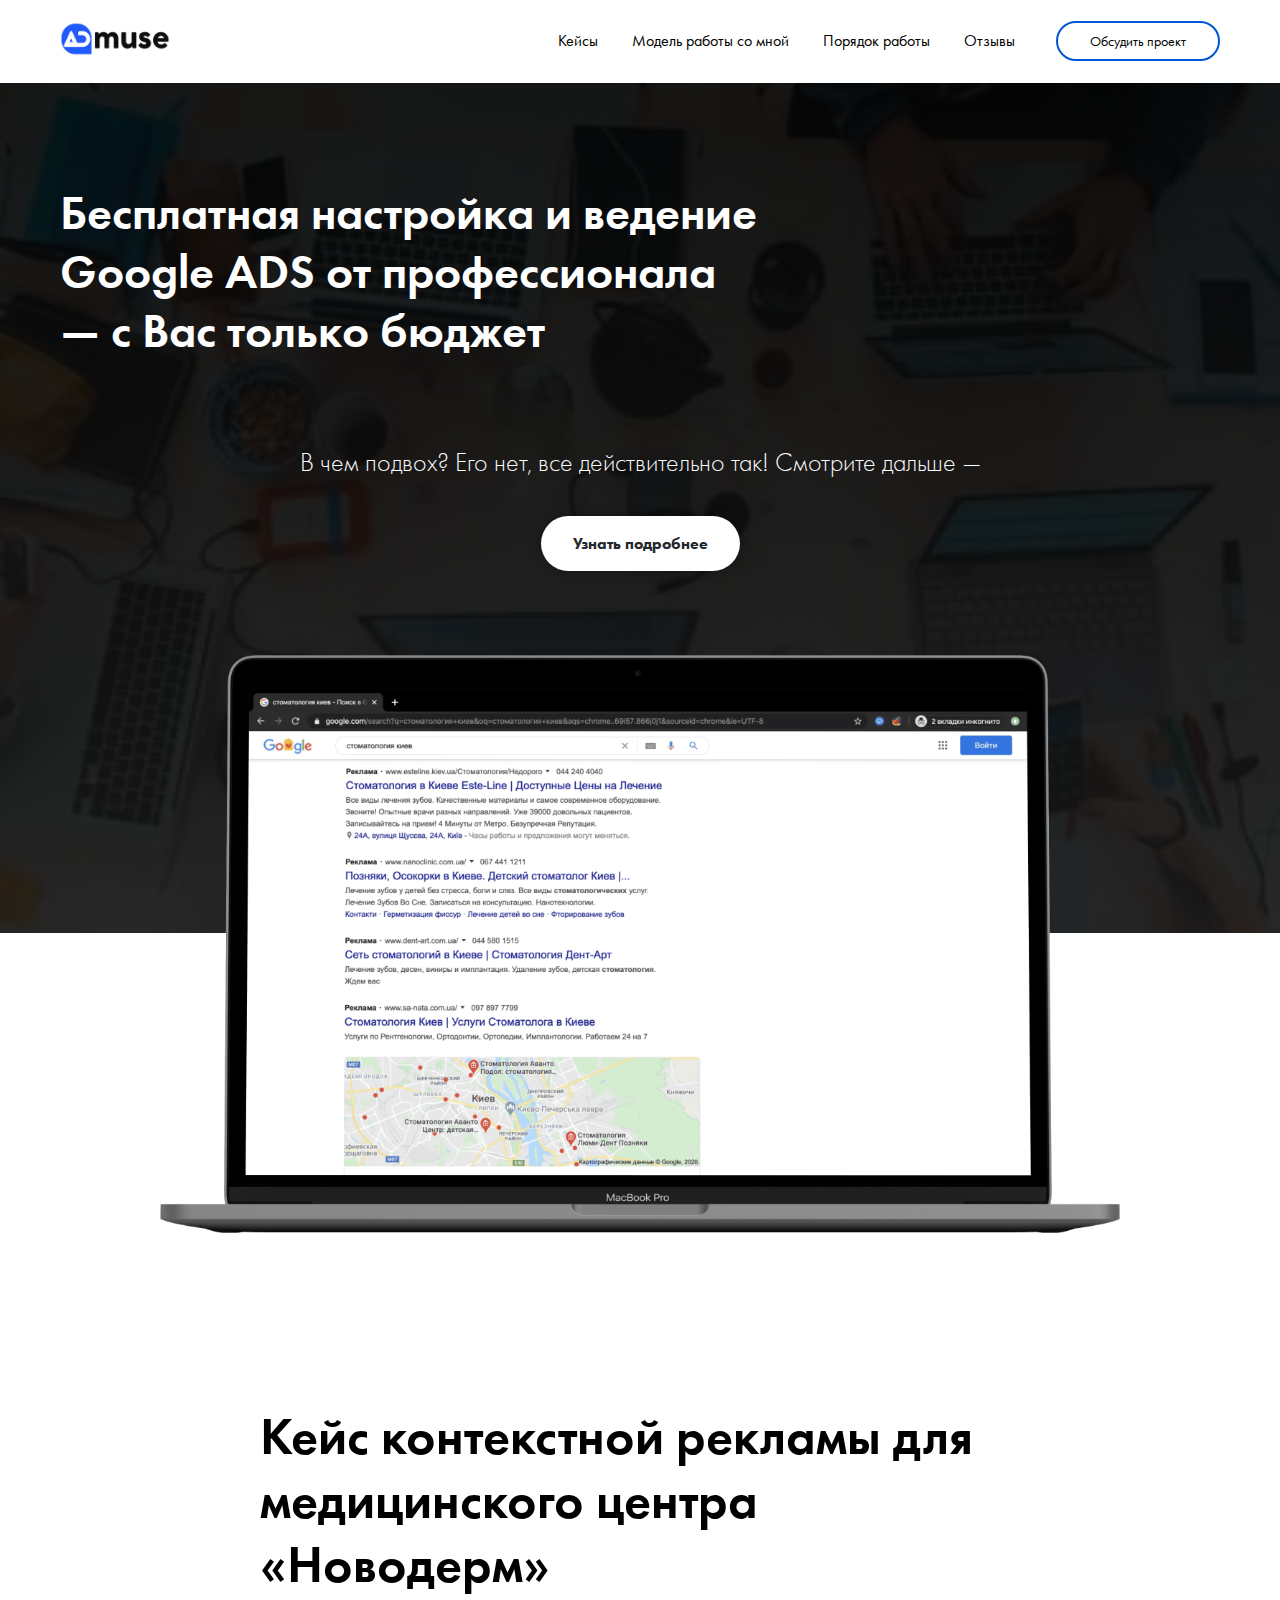
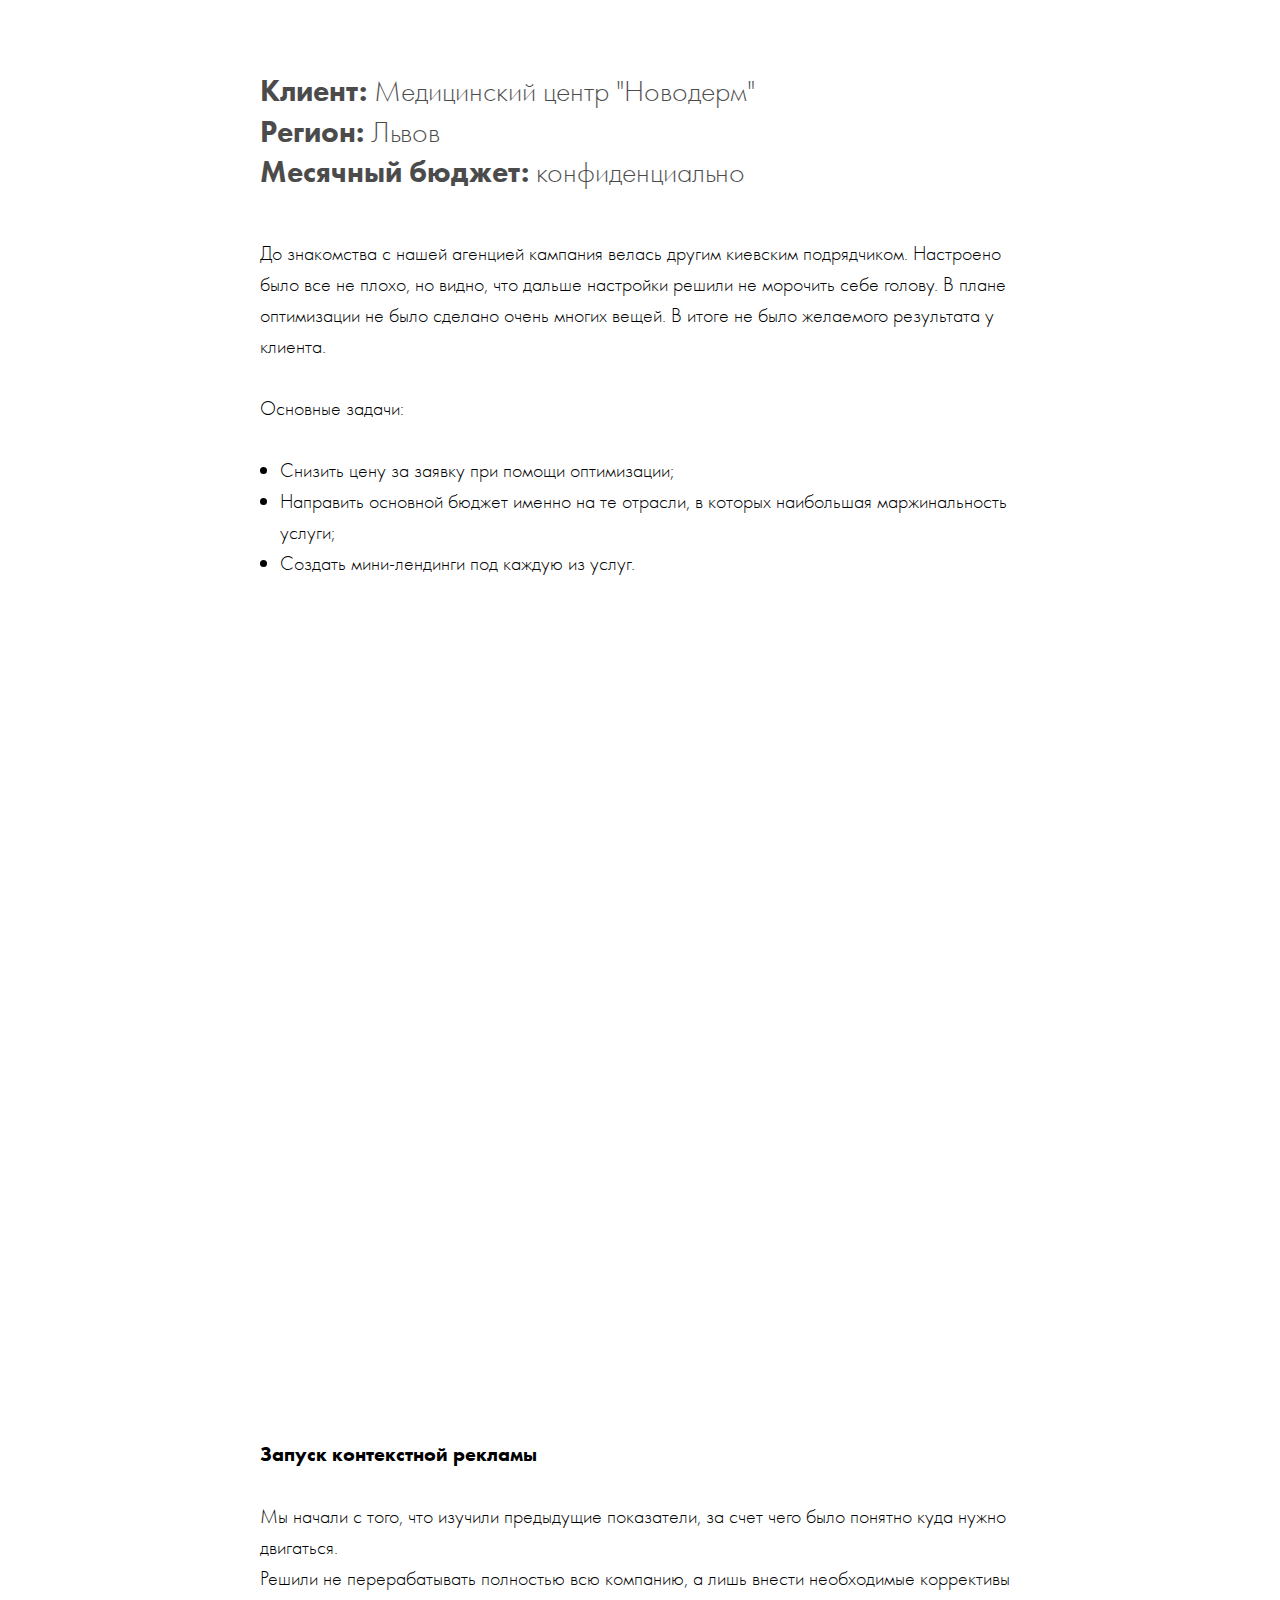
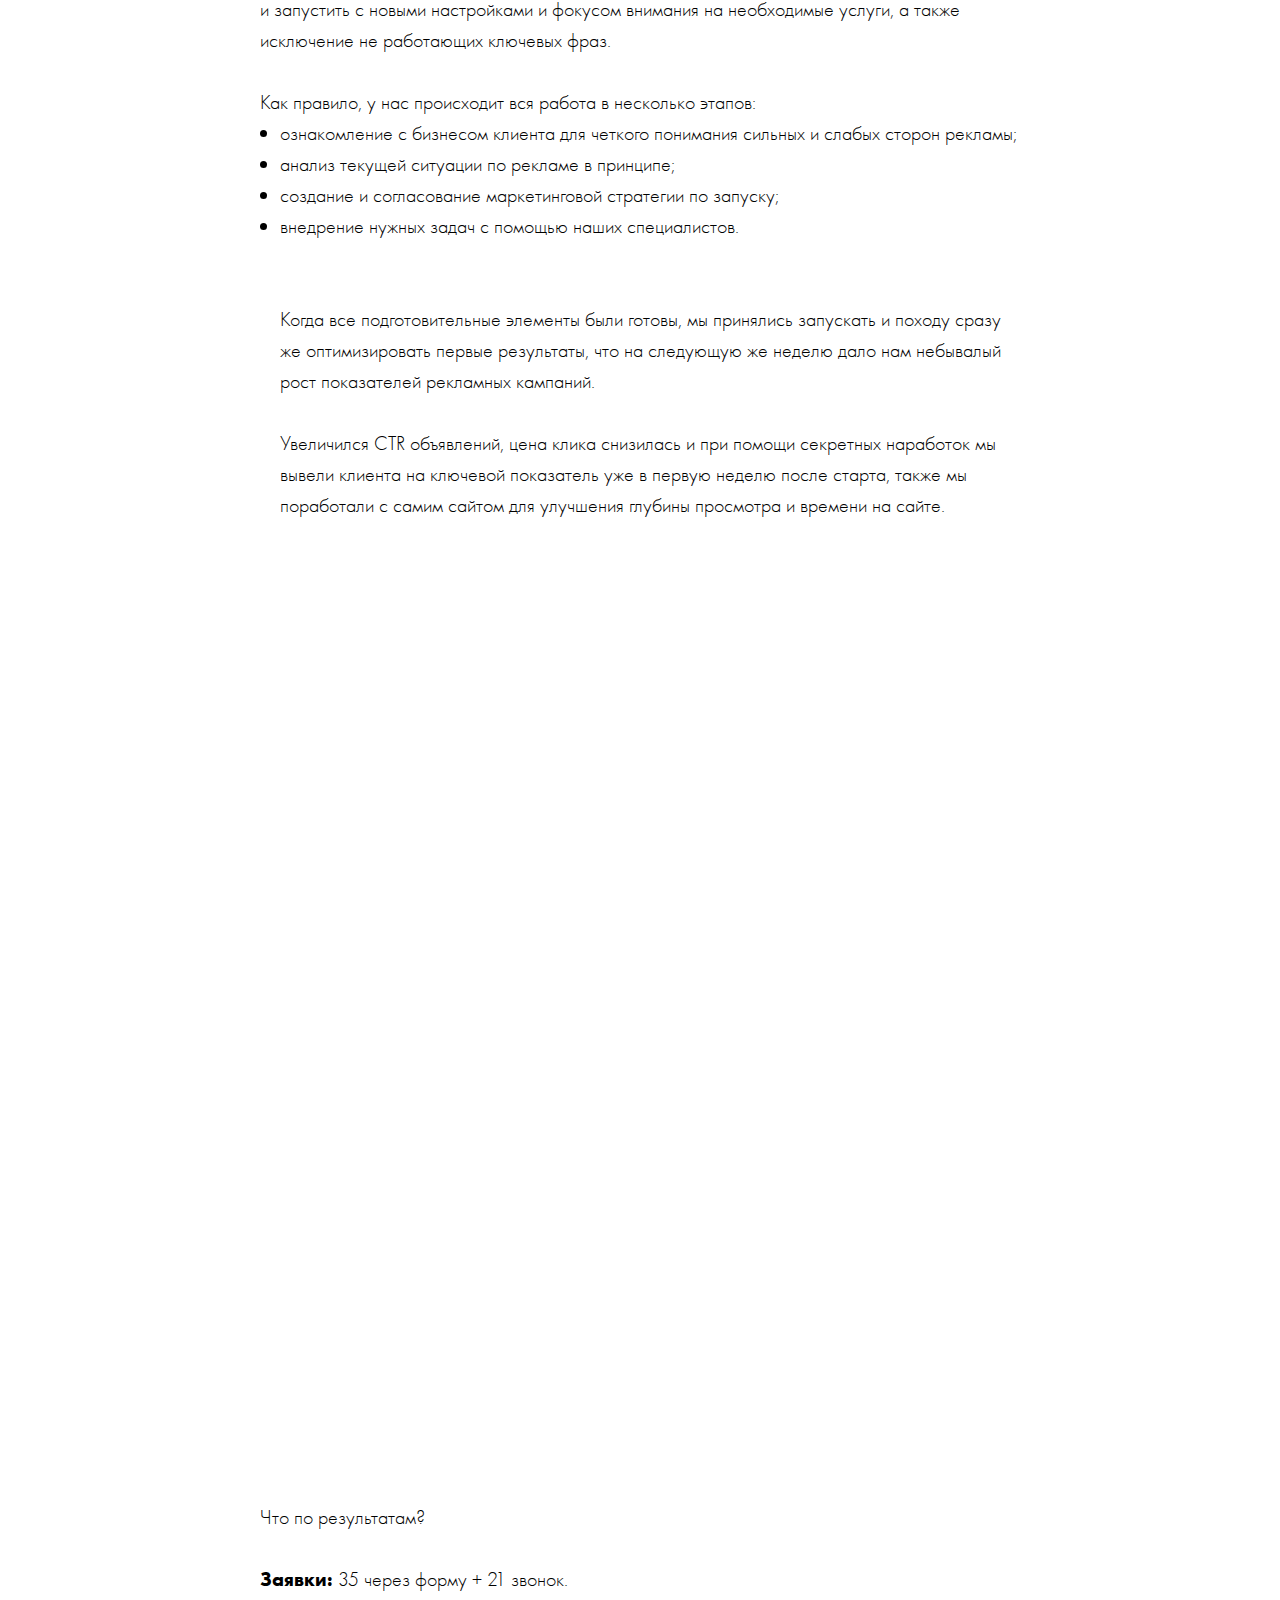
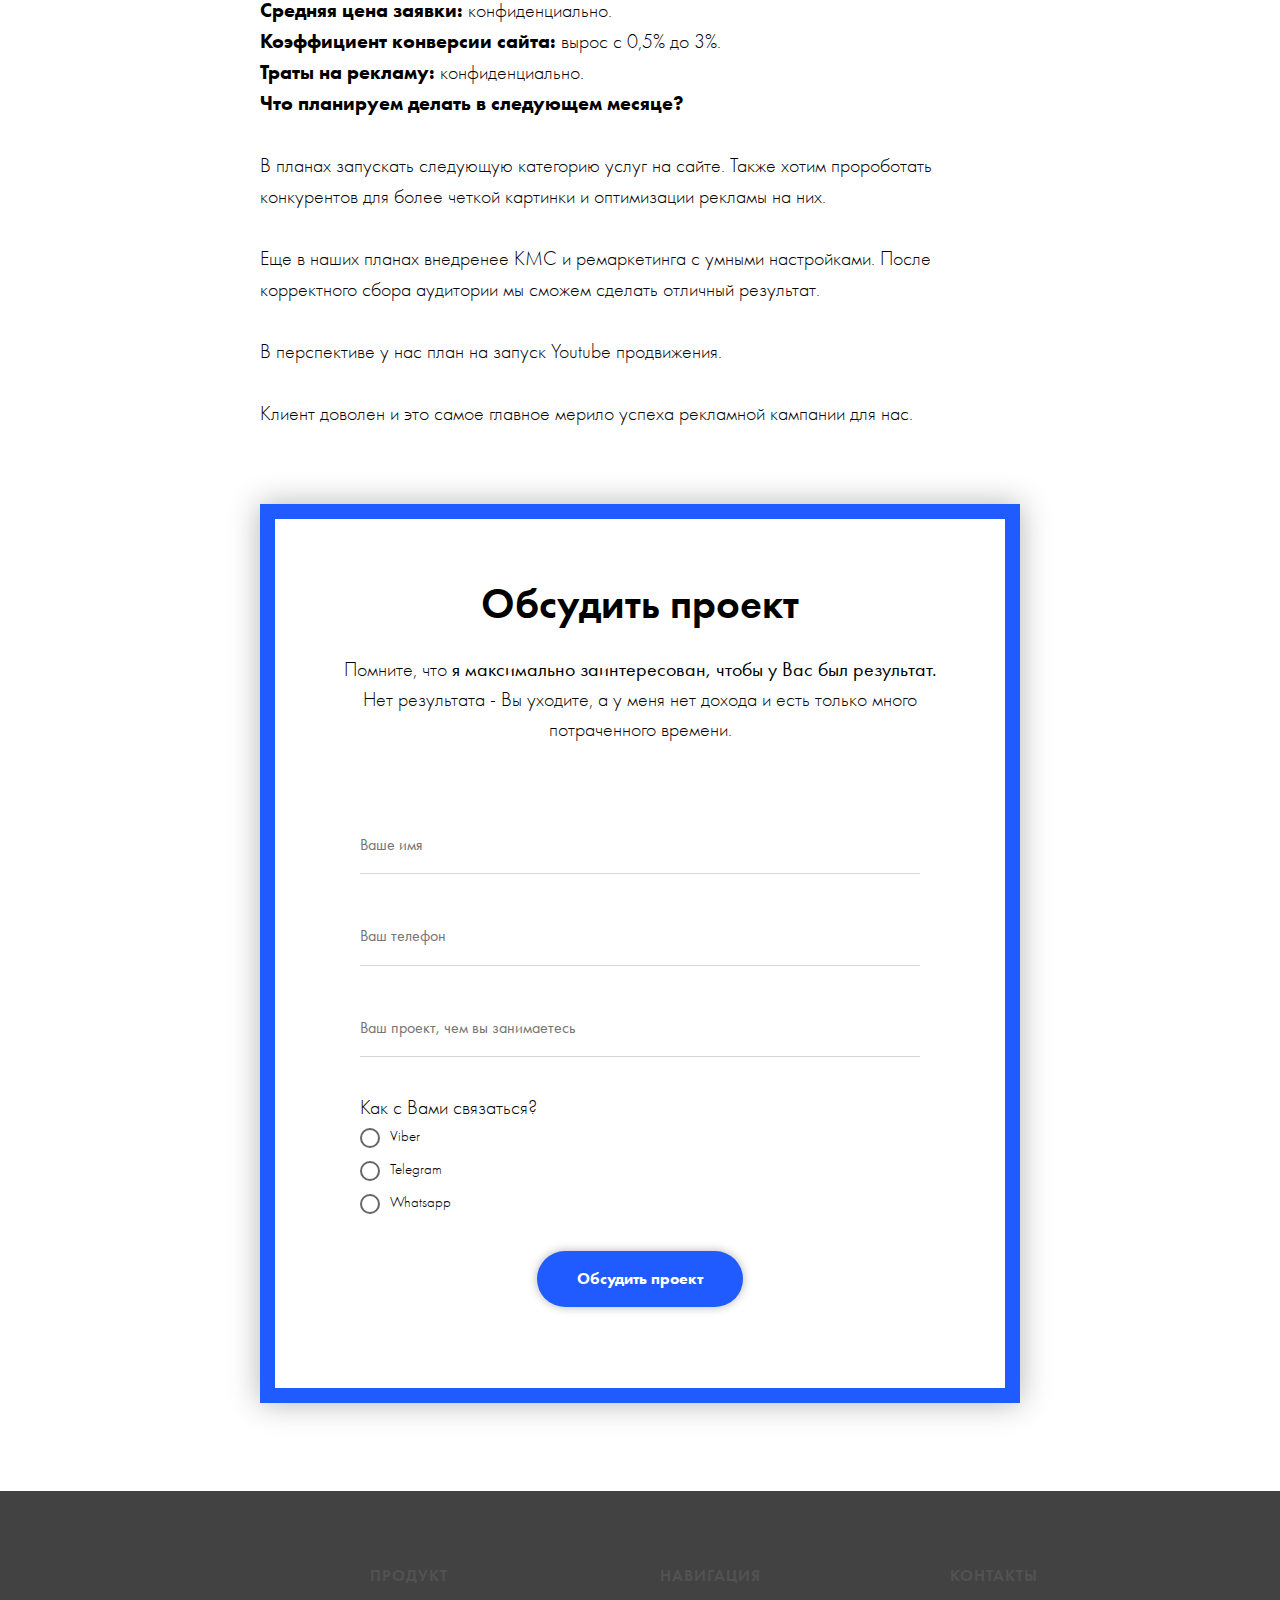
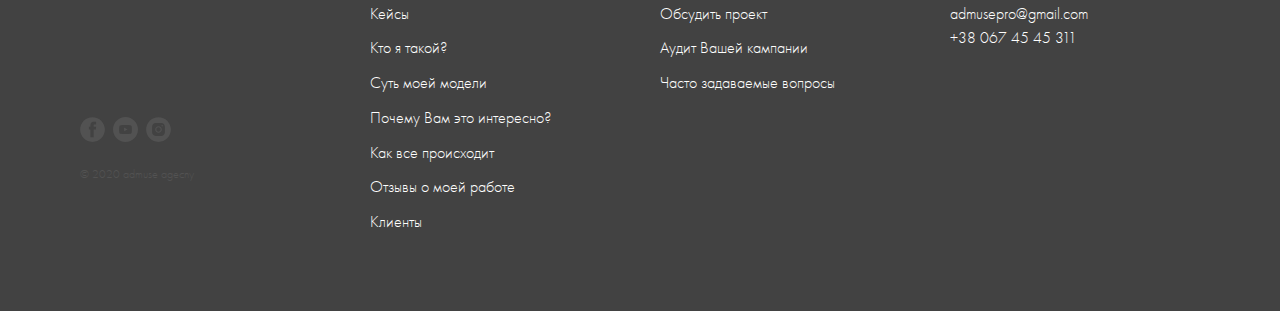
<file: admuse/cases_5.html>
<!DOCTYPE html>
<html lang="en">

<head>
    <meta charset="UTF-8">
    <meta name="viewport" content="width=device-width, initial-scale=1.0">
    <meta property="og:url" content="https://admuse.com.ua">
    <meta property="og:title" content="Admuse —&nbsp;контекстная реклама ">
    <meta property="og:description" content="">
    <meta property="og:type" content="website">
    <meta property="og:image" content="https://static.tildacdn.com/tild6162-3030-4233-a636-356533396663/-/resize/504x/photo_2020-04-13_205.jpg">
    <link rel="shortcut icon" href="img/favicon.ico" type="image/x-icon" />
   

    
    <link rel="stylesheet" href="css/bootstrap-grid.min.css">

    <link rel="stylesheet" href="css/main.min.css">
    


   

    <title>Admuse —&nbsp;контекстная реклама </title>
    <link rel="stylesheet" href="css/style.min.css">
</head>



   

<body>




    


<header class="header">
    <div class="container">
        <div class="header__inner row">
            <div class="header__toggle lg-disable-481px">
                <span></span><span></span><span></span>
            </div>
            <a href="/" class="header__logo header__item small-disable-480px "
            style="background-image: url(img/header/logo.jpg);"></a>
            <ul class="header__nav header__item">
                <li class="header__nav-item ">
                    <a href="/" class="header__logo header__item lg-disable-481px "
                    style="background-image: url(img/header/logo.jpg);"></a>
                </li>
                <li class="header__nav-item">
                    <a href="/#cases" class="header__href">
                        Кейсы
                    </a>
                </li>
                <li class="header__nav-item">
                    <a href="/#my-model" class="header__href">
                        Модель работы со мной
                    </a>
                </li>
                <li class="header__nav-item">
                    <a href="/#sequence" class="header__href">
                        Порядок работы
                    </a>
                </li>
                <li class="header__nav-item">
                    <a href="/#client" class="header__href">
                        Отзывы
                    </a>
                </li>
                <li class="small-disable-480px header__nav-item ">
                    <a href="/#discuss" class="header__href header__href-last">
                        Обсудить проект
                    </a>
                </li>


            </ul>

            <div class="lg-disable-481px header__nav-item">
                <a href="/#discuss" class=" header__href header__href-last">
                    Обсудить проект
                </a>

            </div>
        </div>
    </div>

</header>
    <div class="section-img"   style="background-image: url(img/section-img/background.jpg);" >
    
        <div class="header__toggle lg-disable-481px">
            <span></span><span></span><span></span>
        </div>
        <div class="section-img__wrap">
            <div class="section-img__inner section">
                <div class="section-img__title">
                    Бесплатная настройка и ведение <br>
                    Google ADS от профессионала <br>
                    — с Вас только бюджет
                </div>
                <div class="section-img__subtitle">
                    В чем подвох? Его нет, все действительно так! Смотрите дальше —
                </div>
                <div class="section-img__button button">
                    <a href="#my-model" class="button__inner">Узнать подробнее</a>
                </div>

            </div>

        </div>

    
    
   
   
</div>
<img src="img/section-img/laptop.png" alt=" В чем подвох? Его нет, все действительно так! Смотрите дальше —" class="section-img__image">



    <div class="cases-description cases-description--padding section">
        <div class="cases-description__title title-h1">
            Кейс контекстной рекламы для медицинского центра
            «Новодерм»
        </div>


        <div class="cases-description__subtitle">
            <span>Клиент:</span> Медицинский центр "Новодерм" <br>
            <span>Регион:</span> Львов <br>
            <span>Месячный бюджет:</span> конфиденциально <br>
        </div>
        <div class="cases-description__description cases-description__description--padding">
            До знакомства с нашей агенцией кампания велась другим киевским подрядчиком. Настроено было все не плохо, но
            видно, что дальше настройки решили не морочить себе голову. В плане оптимизации не было сделано очень многих
            вещей. В итоге не было желаемого результата у клиента.
            <br><br>
            Основные задачи:
            <br><br>
            <ul class="cases-description__ul">
                <li class="cases-description__li">
                    Снизить цену за заявку при помощи оптимизации;
                </li>
                <li class="cases-description__li">
                    Направить основной бюджет именно на те отрасли, в которых наибольшая маржинальность услуги;
                </li>
                <li class="cases-description__li">
                    Создать мини-лендинги под каждую из услуг.
                </li>



            </ul>


        </div>

    </div>
        <img src="img/preloader.png" data-img-src="img/cases5/img_1.jpg" alt="img" class="cases-description__img" style="margin-top: 0; margin-bottom: 0">

        <div class="cases-description  section">
        <div class="cases-description__description cases-description__description--padding">
            <div class="cases-description__title-h2">
                Запуск контекстной рекламы
                <br><br>
            </div>

            Мы начали с того, что изучили предыдущие показатели, за счет чего было понятно куда нужно двигаться. <br>
            Решили не перерабатывать полностью всю компанию, а лишь внести необходимые коррективы и запустить с новыми
            настройками и фокусом внимания на необходимые услуги, а также исключение не работающих ключевых фраз.
            <br><br>
            Как правило, у нас происходит вся работа в несколько этапов:
            <ul class="cases-description__ul">
                <li class="cases-description__li">
                    ознакомление с бизнесом клиента для четкого понимания сильных и слабых сторон рекламы;
                </li>
                <li class="cases-description__li">
                    анализ текущей ситуации по рекламе в принципе;
                </li>
                <li class="cases-description__li">
                    создание и согласование маркетинговой стратегии по запуску;
                </li>
                <li class="cases-description__li">
                    внедрение нужных задач с помощью наших специалистов.
                </li>
                <br><br>
                Когда все подготовительные элементы были готовы, мы принялись запускать и походу сразу же оптимизировать
                первые результаты, что на следующую же неделю дало нам небывалый рост показателей рекламных кампаний.
                <br><br>
                Увеличился CTR объявлений, цена клика снизилась и при помощи секретных наработок мы вывели клиента на
                ключевой показатель уже в первую неделю после старта, также мы поработали с самим сайтом для улучшения
                глубины просмотра и времени на сайте.
                <br><br>
               
            </ul>


        </div>
        </div>
        <img src="img/preloader.png" data-img-src="img/cases5/img_2.png" alt="img" class="cases-description__img" id="casesImg_2" >

        <div class="cases-description  section">




        <div class="cases-description__description">

            Что по результатам? <br><br>
            <span>Заявки: </span>35 через форму + 21 звонок.<br>
            <span>Средняя цена заявки:</span> конфиденциально.<br>
            <span>Коэффициент конверсии сайта:</span> вырос с 0,5% до 3%.<br>
            <span>Траты на рекламу:</span> конфиденциально.<br>
        </div>

        <div class="cases-description__description" >

            <div class="cases-description__title-h2">
                Что планируем делать в следующем месяце?
                <br><br>
            </div>
            В планах запускать следующую категорию услуг на сайте. Также хотим пророботать конкурентов для более четкой картинки и оптимизации рекламы на них.
            <br><br>
            Еще в наших планах внедренее КМС и ремаркетинга с умными настройками. После корректного сбора аудитории мы сможем сделать отличный результат.
<br><br>
В перспективе у нас план на запуск Youtube продвижения.
<br><br>
Клиент доволен и это самое главное мерило успеха рекламной кампании для нас.
        </div>

        <div class="discuss__form-wrap  section">
    <form class="discuss-form" action="discuss-form.php" method="POST" >
        <div class="discuss-form__title">
            Обсудить проект
        </div>
        <div class="discuss-form__subtitle">
            Помните, что <span>я максимально заинтересован, чтобы у Вас был результат.</span>  <br>
            Нет результата - Вы уходите, а у меня нет дохода и есть только много потраченного времени.
        </div>
        <div class="discuss-form__inputs-wrap">
            <input  type="hidden" name="subject" value="Контактная форма Admuse" >
            <input type="text" name="name" pattern="^[A-Za-zА-Яа-яЁё]+$" id="name" class="discuss-form__contact "   placeholder="Ваше имя">
            
            <input type="tel" name="phone" pattern="[0-9]{7,20}" id="phone" class="discuss-form__contact"  placeholder="Ваш телефон">
            <input type="text" name="text" id="massage" class="discuss-form__contact"   placeholder="Ваш проект, чем вы занимаетесь">


            <div class="discuss-form__feedback-title">
                Как с Вами связаться?
            </div>
            <div class="discuss-form__feedback ">
               
                <div class="discuss-form__label-wrap"> <input class="discuss-form__input discuss-form__radio" type="radio" name="feedback" value="Viber"
                        id="Viber" >
                    <label class="discuss-form__label" for="Viber">
                        Viber</label>

                </div>


                <div class="discuss-form__label-wrap "> <input class="discuss-form__input discuss-form__radio" type="radio" name="feedback" value="Telegram"
                        id="Telegram" >
                    <label class="discuss-form__label"  for="Telegram"> Telegram
                    </label>

                </div>

                <div class="discuss-form__label-wrap">
                    <input class="discuss-form__input discuss-form__radio" type="radio" name="feedback" value="Whatsapp" id="Whatsapp" >
                    <label class="discuss-form__label" for="Whatsapp"> Whatsapp </label>

                </div>



            </div>


        </div>

        <div class="discuss__fail">
            Пожалуйста, заполните обязательные поля.
        </div>

        <div class="discuss__button button">
            <input type="submit" class="button__inner" value="Обсудить проект">
        </div>
    </form>
    <div class="discuss__success">
        Спасибо, ваши данные отправлены.
    </div>
    <div class="contact__msg"></div>


</div>
    </div>




    <footer class="footer">
    <div class="footer__wrap section">
        <div class="footer__item">
            <a href="/" class="footer__logo">
                <img src="img/preloader.png" data-img-src="img/footer/logo.png" alt="logo">

            </a>

            <div class="social">
                <div class="social__icon">
                    <a href="https://www.facebook.com/" target="_blank"> <svg class="t-sociallinks__svg" version="1.1"
                            xmlns="http://www.w3.org/2000/svg" xmlns:xlink="http://www.w3.org/1999/xlink" x="0px"
                            y="0px" width="25px" height="25px" viewBox="0 0 48 48" enable-background="new 0 0 48 48"
                            xml:space="preserve">
                            <desc>Facebook</desc>
                            <path style="fill:#525252;"
                                d="M47.761,24c0,13.121-10.638,23.76-23.758,23.76C10.877,47.76,0.239,37.121,0.239,24c0-13.124,10.638-23.76,23.764-23.76C37.123,0.24,47.761,10.876,47.761,24 M20.033,38.85H26.2V24.01h4.163l0.539-5.242H26.2v-3.083c0-1.156,0.769-1.427,1.308-1.427h3.318V9.168L26.258,9.15c-5.072,0-6.225,3.796-6.225,6.224v3.394H17.1v5.242h2.933V38.85z">
                            </path>
                        </svg> </a>
                </div>
                <div class="social__icon">
                    <a href="https://www.youtube.com/" target="_blank"> <svg class="t-sociallinks__svg" version="1.1"
                            xmlns="http://www.w3.org/2000/svg" xmlns:xlink="http://www.w3.org/1999/xlink" x="0px"
                            y="0px" width="25px" height="25px" viewBox="0 0 48 48" enable-background="new 0 0 48 48"
                            xml:space="preserve">
                            <desc>Youtube</desc>
                            <path style="fill:#525252;"
                                d="M24 0.0130005C37.248 0.0130005 47.987 10.753 47.987 24C47.987 37.247 37.247 47.987 24 47.987C10.753 47.987 0.0130005 37.247 0.0130005 24C0.0130005 10.753 10.752 0.0130005 24 0.0130005ZM35.815 18.093C35.565 16.756 34.452 15.758 33.173 15.635C30.119 15.439 27.054 15.28 23.995 15.278C20.936 15.276 17.882 15.432 14.828 15.625C13.544 15.749 12.431 16.742 12.182 18.084C11.898 20.017 11.756 21.969 11.756 23.92C11.756 25.871 11.898 27.823 12.182 29.756C12.431 31.098 13.544 32.21 14.828 32.333C17.883 32.526 20.935 32.723 23.995 32.723C27.053 32.723 30.121 32.551 33.173 32.353C34.452 32.229 35.565 31.084 35.815 29.747C36.101 27.817 36.244 25.868 36.244 23.919C36.244 21.971 36.101 20.023 35.815 18.093ZM21.224 27.435V20.32L27.851 23.878L21.224 27.435Z">
                            </path>
                        </svg> </a>
                </div>
                <div class="social__icon">
                    <a href="https://www.instagram.com/" target="_blank"> <svg class="t-sociallinks__svg" version="1.1"
                            xmlns="http://www.w3.org/2000/svg" xmlns:xlink="http://www.w3.org/1999/xlink" width="25px"
                            height="25px" viewBox="0 0 30 30" xml:space="preserve">
                            <desc>Instagram</desc>
                            <path style="fill:#525252;"
                                d="M15,11.014 C12.801,11.014 11.015,12.797 11.015,15 C11.015,17.202 12.802,18.987 15,18.987 C17.199,18.987 18.987,17.202 18.987,15 C18.987,12.797 17.199,11.014 15,11.014 L15,11.014 Z M15,17.606 C13.556,17.606 12.393,16.439 12.393,15 C12.393,13.561 13.556,12.394 15,12.394 C16.429,12.394 17.607,13.561 17.607,15 C17.607,16.439 16.444,17.606 15,17.606 L15,17.606 Z">
                            </path>
                            <path style="fill:#525252;"
                                d="M19.385,9.556 C18.872,9.556 18.465,9.964 18.465,10.477 C18.465,10.989 18.872,11.396 19.385,11.396 C19.898,11.396 20.306,10.989 20.306,10.477 C20.306,9.964 19.897,9.556 19.385,9.556 L19.385,9.556 Z">
                            </path>
                            <path style="fill:#525252;"
                                d="M15.002,0.15 C6.798,0.15 0.149,6.797 0.149,15 C0.149,23.201 6.798,29.85 15.002,29.85 C23.201,29.85 29.852,23.202 29.852,15 C29.852,6.797 23.201,0.15 15.002,0.15 L15.002,0.15 Z M22.666,18.265 C22.666,20.688 20.687,22.666 18.25,22.666 L11.75,22.666 C9.312,22.666 7.333,20.687 7.333,18.28 L7.333,11.734 C7.333,9.312 9.311,7.334 11.75,7.334 L18.25,7.334 C20.688,7.334 22.666,9.312 22.666,11.734 L22.666,18.265 L22.666,18.265 Z">
                            </path>
                        </svg> </a>
                </div>
            </div>

            <div class="footer__logo-description">
                © 2020 admuse agecny
            </div>
        </div>
        <div class="footer__item">

            <ul class="footer__nav">
                <li class="footer__nav-title">
                    ПРОДУКТ
                </li>
                <li class="footer__nav-item">
                    <a href="/#cases">
                        Кейсы
                    </a>
                </li>
                <li class="footer__nav-item">
                    <a href="/#about">
                        Кто я такой?
                    </a>
                </li>
                <li class="footer__nav-item">
                    <a href="/#my-model">
                        Суть моей модели
                    </a>
                </li>
                <li class="footer__nav-item">
                    <a href="/#interesting">
                        Почему Вам это интересно?
                    </a>
                </li>
                <li class="footer__nav-item">
                    <a href="/#sequence">
                        Как все происходит
                    </a>
                </li>
                <li class="footer__nav-item">
                    <a href="/#client">
                        Отзывы о моей работе
                    </a>
                </li>
                <li class="footer__nav-item">
                    <a href="#">
                        Клиенты
                    </a>
                </li>

            </ul>

        </div>
        <div class="footer__item">

            <ul class="footer__nav">
                <li class="footer__nav-title">
                    НАВИГАЦИЯ
                </li>
                <li class="footer__nav-item">
                    <a href="/#audit">
                        Обсудить проект
                    </a>
                </li>
                <li class="footer__nav-item">
                    <a href="/#audit">
                        Аудит Вашей кампании
                    </a>
                </li>
                <li class="footer__nav-item">
                    <a href="/#question">
                        Часто задаваемые вопросы
                    </a>
                </li>

            </ul>

        </div>
        <div class="footer__item">

            <ul class="footer__nav">
                <li class="footer__nav-title">
                    КОНТАКТЫ
                </li>
                <li class="footer__nav-item footer__nav-email">
                    <a href="mailto:mail:admusepro@gmail.com">
                        admusepro@gmail.com
                    </a>
                </li>
                <li class="footer__nav-item">
                    <a href="tel:+380674545311">
                        +38 067 45 45 311
                    </a>
                </li>

            </ul>

        </div>



    </div>
</footer>



<div class="modal" id="modal-form">
    <div class="modal__cross small-disable-767px"><span></span><span></span>
    </div>
    <div class="modal__off small-disable-767px"></div>
    <div class="modal__wrap" id="modalWrap">
        <div class="modal__cross lg-disable-768px"><span></span><span></span>
        </div>
        <div class="modal__off  lg-disable-768px"></div>
        <div class="form-audit__form-wrap section">
            <form class="audit-form" action="audit-form.php">
                <div class="audit-form__title">
                    Бесплатный аудит Ваших рекламных
                    кампаний с подробным отчетом
                </div>
                <div class="audit-form__subtitle">
                    Давайте я просто взгляну на Ваши кампании и укажу на ошибки, которые совершают 70% контекстологов —
                    поверьте, Вы будете удивлены!
                </div>
                <div class="audit-form__inputs-wrap">
                    <input type="hidden" name="subject" value="Контактная форма Admuse">
                    <input type="text" name="name" pattern="^[A-Za-zА-Яа-яЁё]+$" id="name-audit" class="audit-form__contact" placeholder="Ваше имя">
                    <div class="audit-form__feedback-title">
                        Телефон
                    </div>
                    <input type="tel" name="phone" pattern="[0-9]{7,20}" id="phone-audit" class="audit-form__contact audit-form__contact--padding" placeholder="Phone">
                    <input type="email" name="email" id="email-audit" class="audit-form__contact" placeholder="E-mail">
                    <input type="text" name="text" id="massage-audit" class="audit-form__contact"
                        placeholder="Ваш проект, чем вы занимаетесь">

                    <div class="audit-form__feedback-title">
                        Как с Вами связаться?
                    </div>
                    <div class="audit-form__feedback ">

                        <div class="audit-form__label-wrap"> <input class="audit-form__input audit-form__radio"
                                type="radio" name="feedback" value="Viber" id="auditViber">
                            <label class="audit-form__label" for="auditViber"> Viber</label>

                        </div>


                        <div class="audit-form__label-wrap"> <input class="audit-form__input audit-form__radio"
                                type="radio" name="feedback" value="Telegram" id="auditTelegram">
                            <label class="audit-form__label" for="auditTelegram"> Telegram </label>

                        </div>

                        <div class="audit-form__label-wrap">
                            <input class="audit-form__input audit-form__radio" type="radio" name="feedback"
                                value="Whatsapp" id="auditWhatsapp">
                            <label class="audit-form__label" for="auditWhatsapp"> Whatsapp </label>

                        </div>



                    </div>

                    
                </div>
                <div class="form-audit__fail">
                   Пожалуйста, заполните обязательные поля.
                </div>
                <div class="form-audit__success">
                   Спасибо, ваши данные отправлены.
                </div>
                <div class="form-audit__button button">
                    <input type="submit" class="button__inner" value="Да, я хочу получить подробный аудит!">
                </div>
            </form>

        </div>
    </div>

</div>



    <script src='https://ajax.googleapis.com/ajax/libs/jquery/3.2.1/jquery.min.js'></script>
    <script src="libs/owlcarousel/owl.carousel.min.js"></script>
    <script src="js/script.min.js"></script>

</body>

</html>
</file>
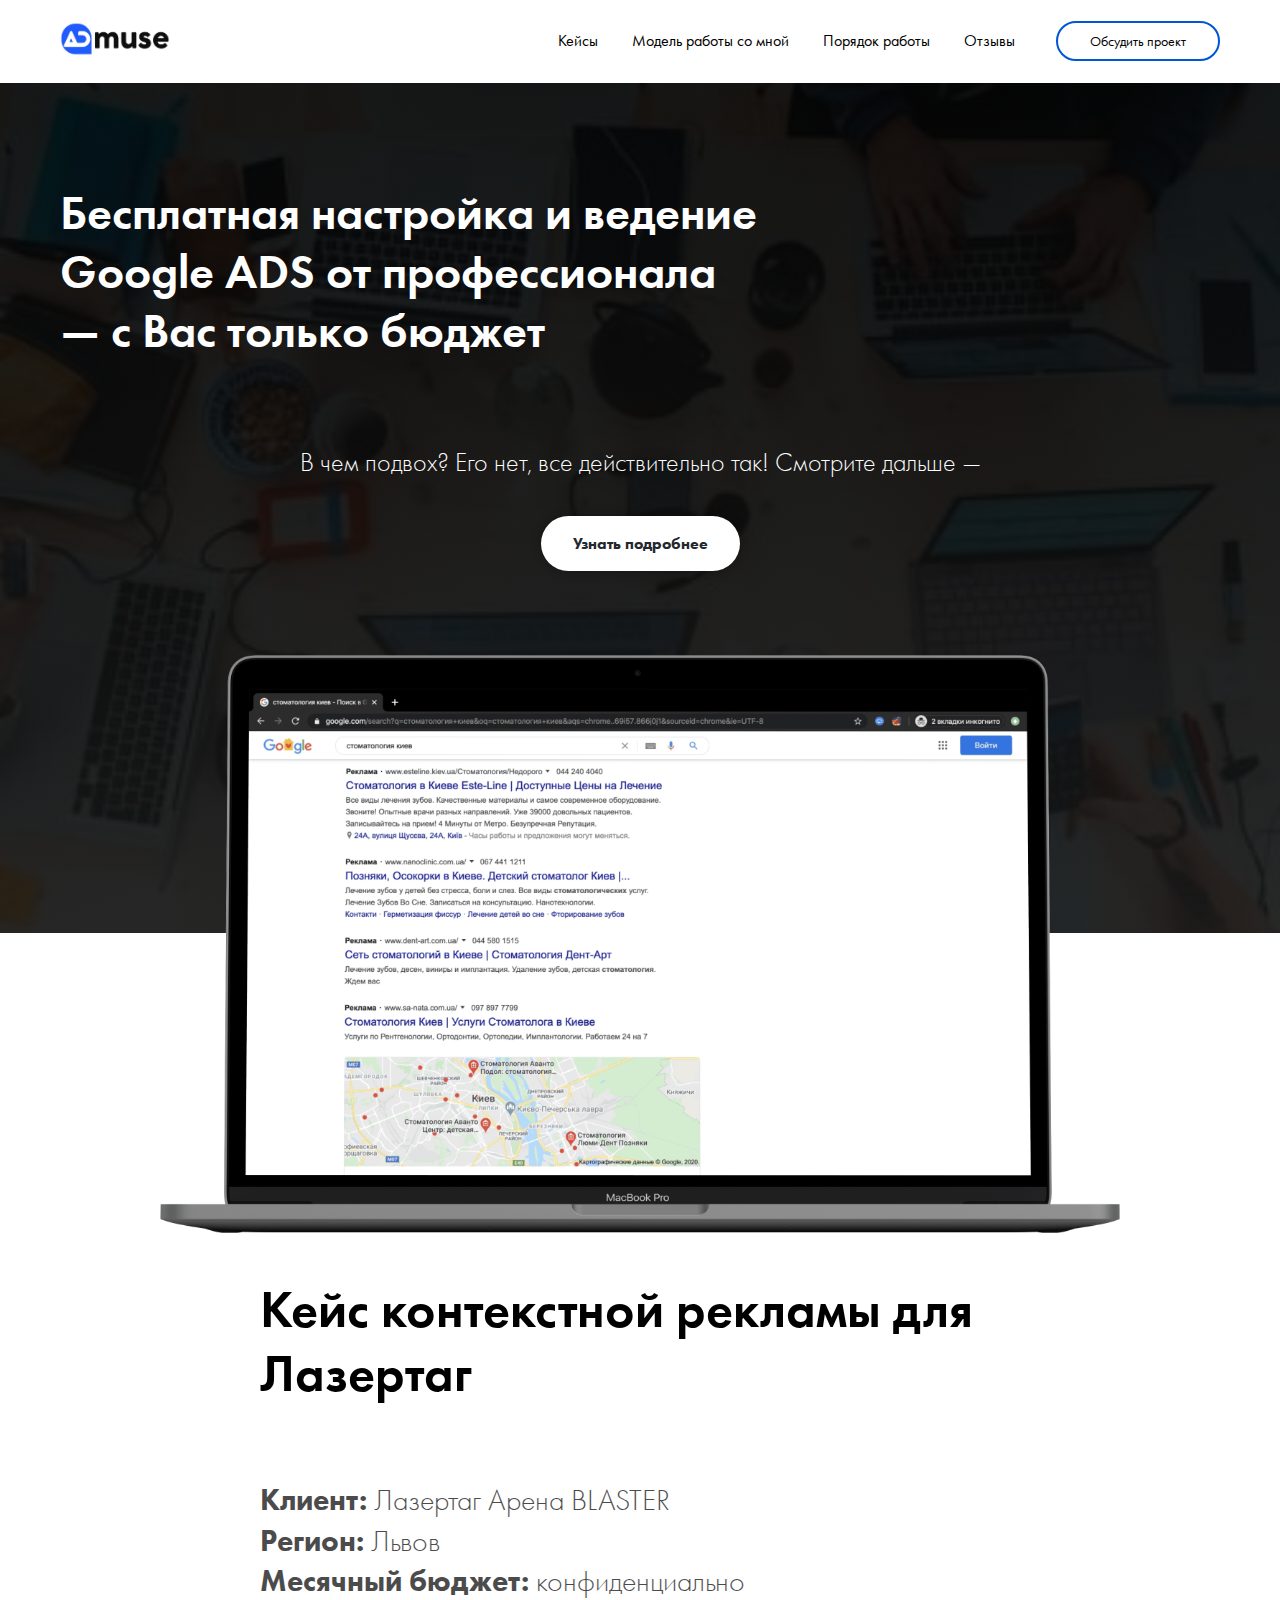
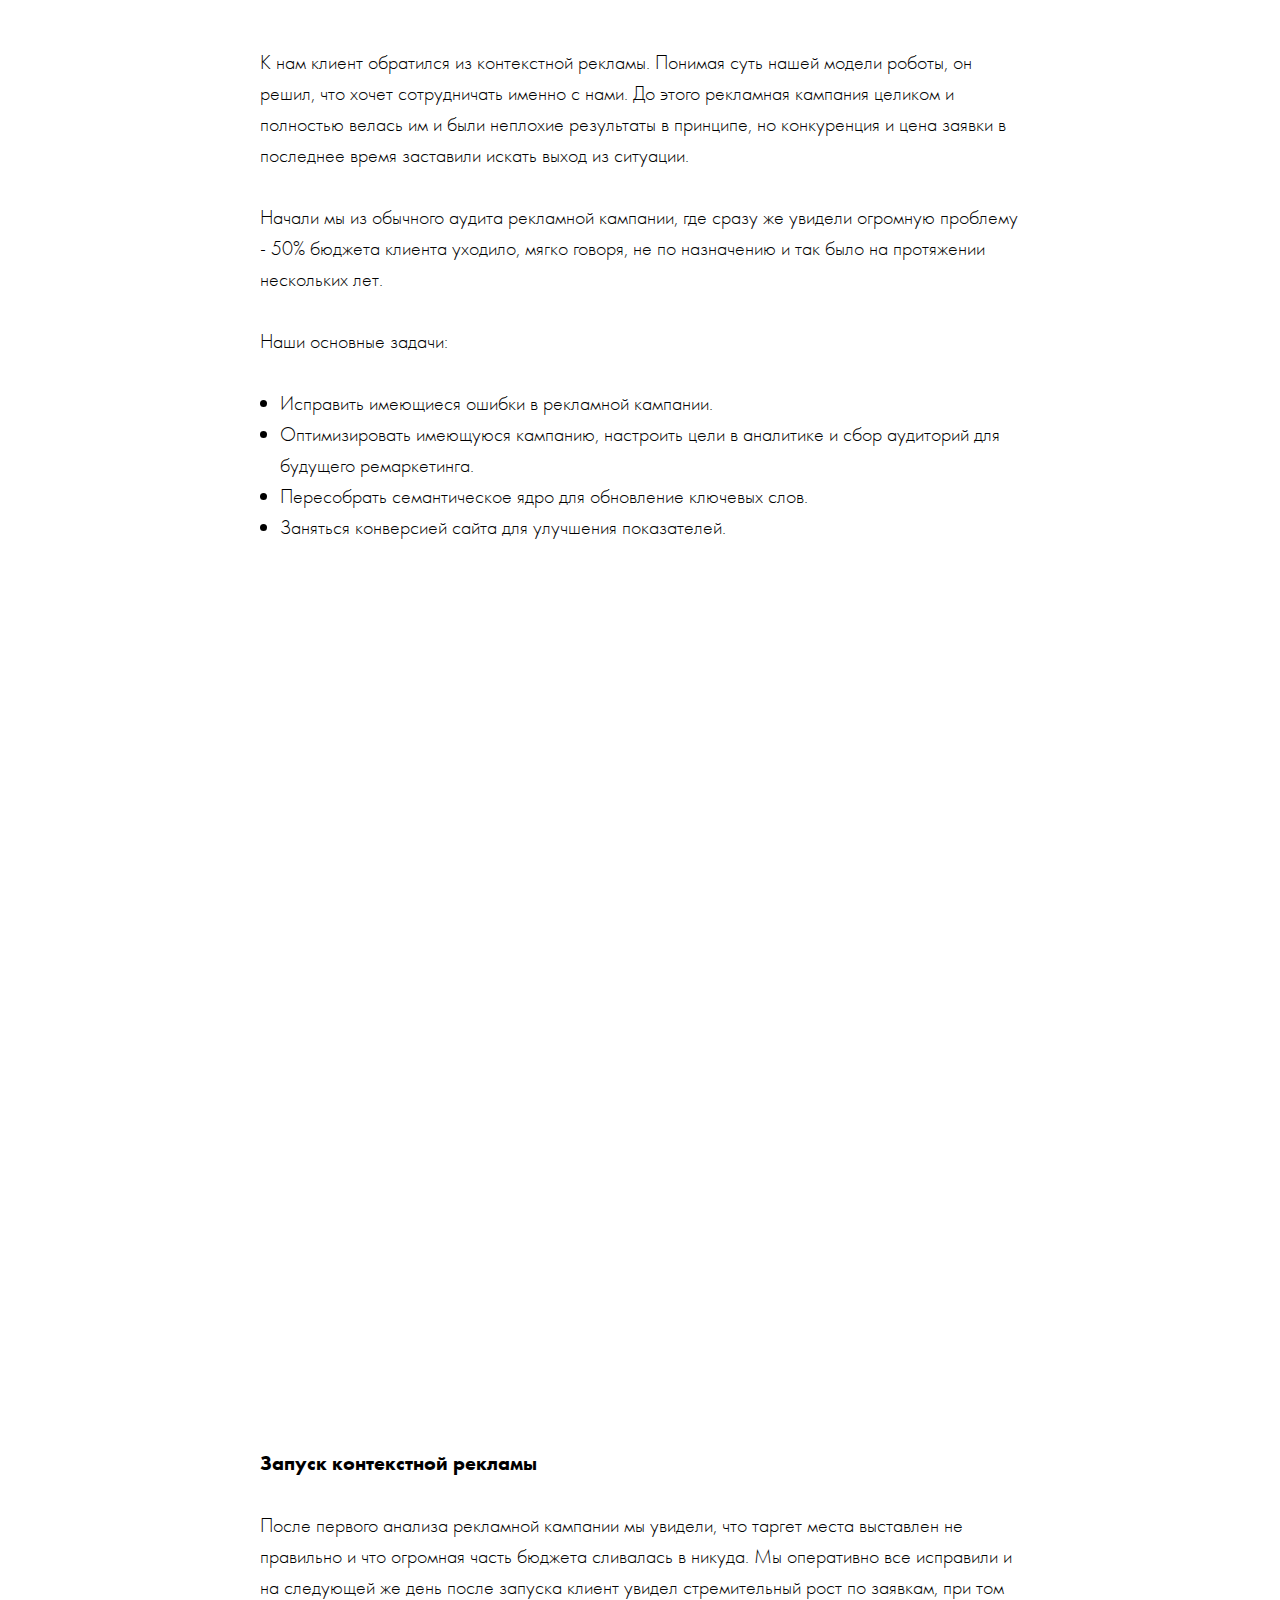
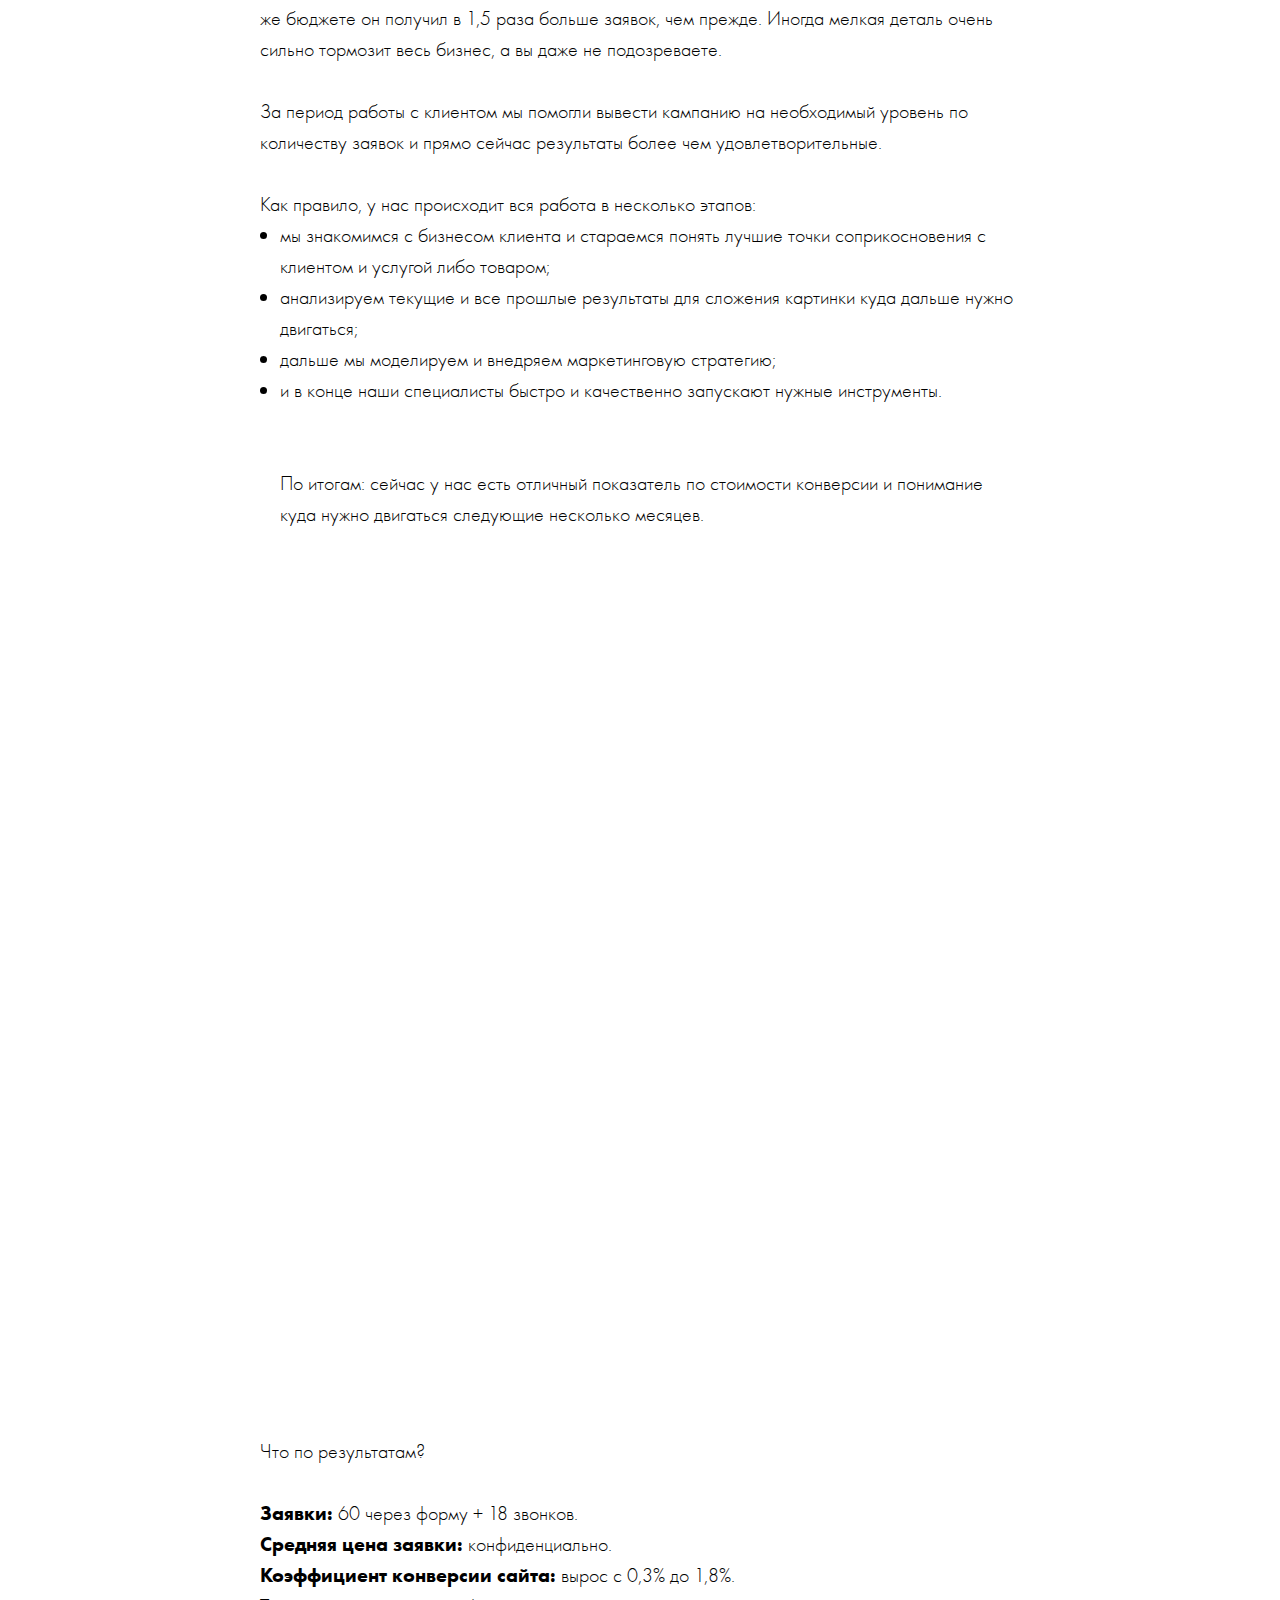
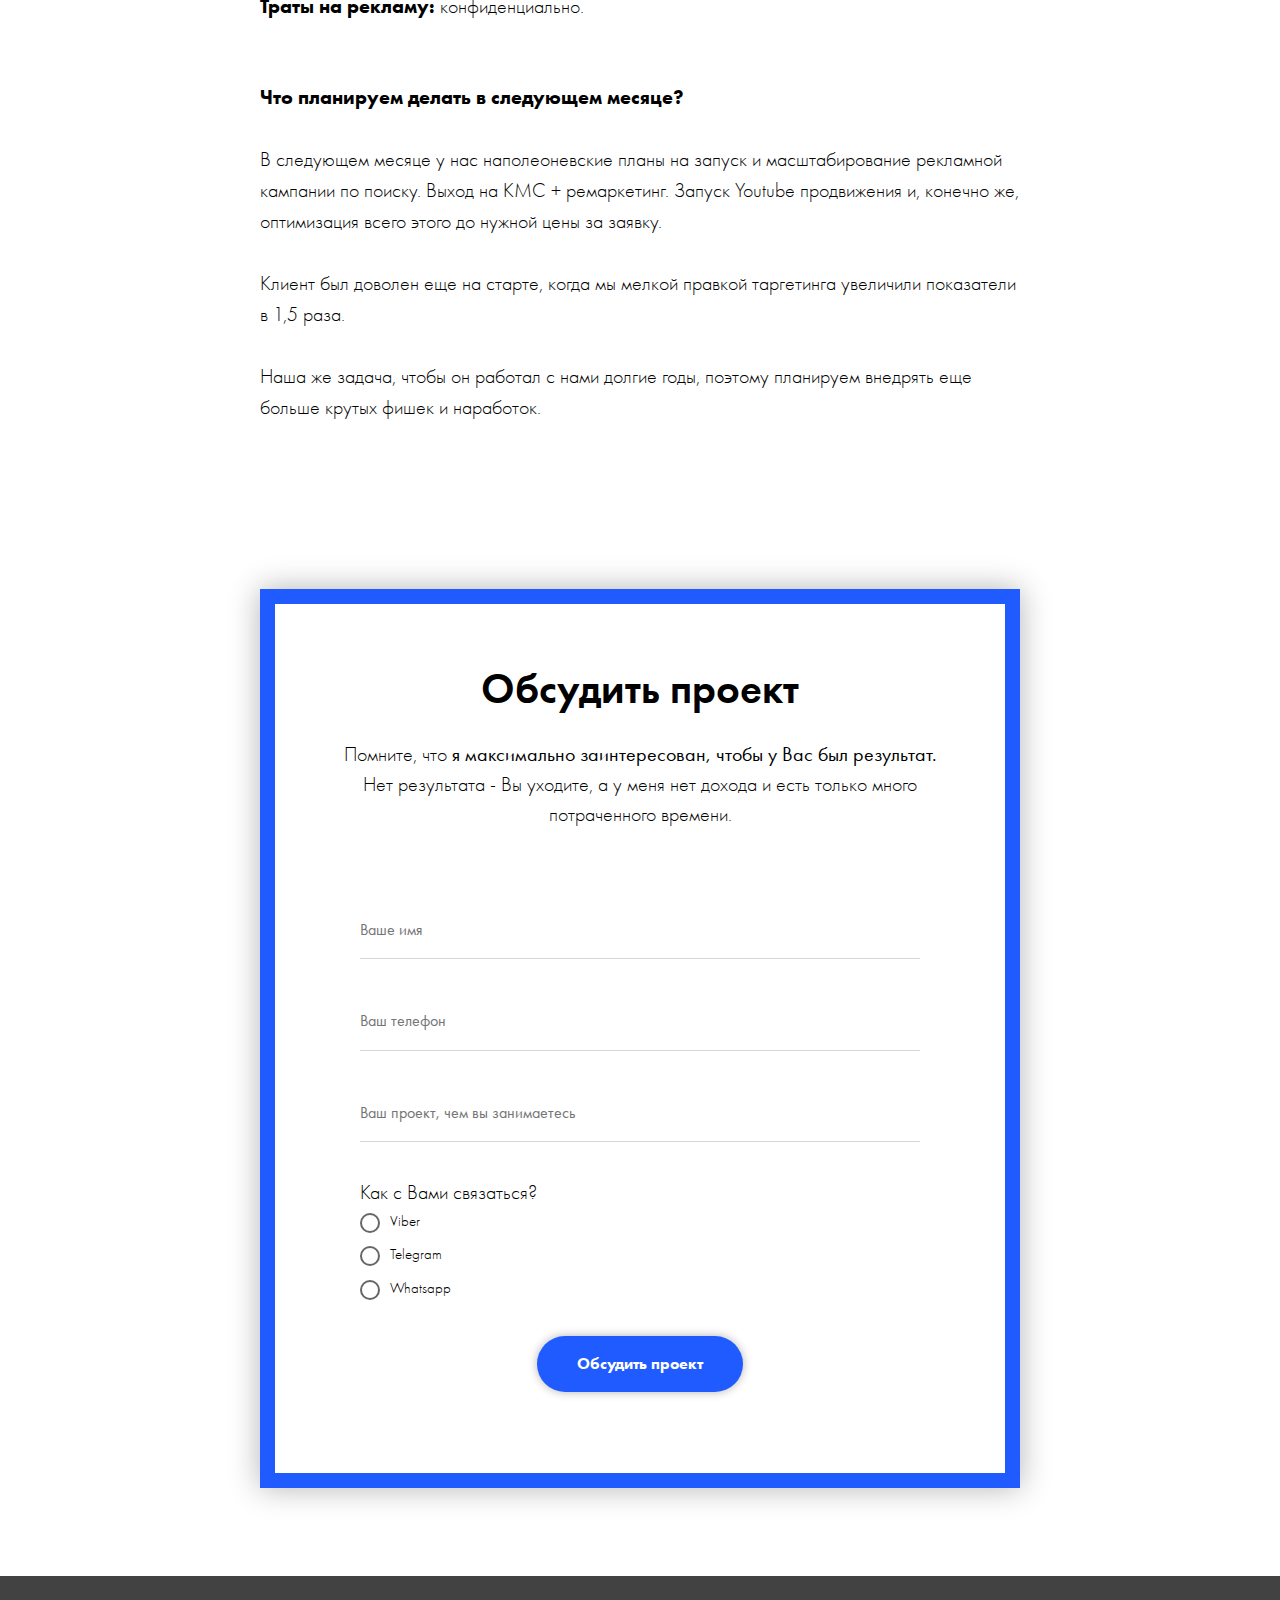
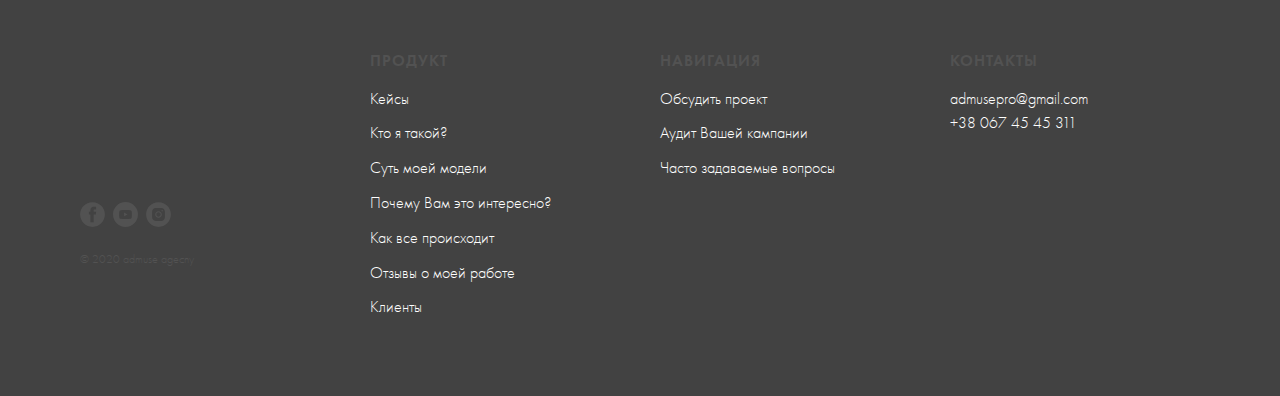
<file: admuse/cases_6.html>
<!DOCTYPE html>
<html lang="en">

<head>
    <meta charset="UTF-8">
    <meta name="viewport" content="width=device-width, initial-scale=1.0">
    <meta property="og:url" content="https://admuse.com.ua">
    <meta property="og:title" content="Admuse —&nbsp;контекстная реклама ">
    <meta property="og:description" content="">
    <meta property="og:type" content="website">
    <meta property="og:image" content="https://static.tildacdn.com/tild6162-3030-4233-a636-356533396663/-/resize/504x/photo_2020-04-13_205.jpg">
    <link rel="shortcut icon" href="img/favicon.ico" type="image/x-icon" />
   

    
    <link rel="stylesheet" href="css/bootstrap-grid.min.css">

    <link rel="stylesheet" href="css/main.min.css">
    


   

    <title>Admuse —&nbsp;контекстная реклама </title>
    <link rel="stylesheet" href="css/style.min.css">
</head>



   

<body>




    


<header class="header">
    <div class="container">
        <div class="header__inner row">
            <div class="header__toggle lg-disable-481px">
                <span></span><span></span><span></span>
            </div>
            <a href="/" class="header__logo header__item small-disable-480px "
            style="background-image: url(img/header/logo.jpg);"></a>
            <ul class="header__nav header__item">
                <li class="header__nav-item ">
                    <a href="/" class="header__logo header__item lg-disable-481px "
                    style="background-image: url(img/header/logo.jpg);"></a>
                </li>
                <li class="header__nav-item">
                    <a href="/#cases" class="header__href">
                        Кейсы
                    </a>
                </li>
                <li class="header__nav-item">
                    <a href="/#my-model" class="header__href">
                        Модель работы со мной
                    </a>
                </li>
                <li class="header__nav-item">
                    <a href="/#sequence" class="header__href">
                        Порядок работы
                    </a>
                </li>
                <li class="header__nav-item">
                    <a href="/#client" class="header__href">
                        Отзывы
                    </a>
                </li>
                <li class="small-disable-480px header__nav-item ">
                    <a href="/#discuss" class="header__href header__href-last">
                        Обсудить проект
                    </a>
                </li>


            </ul>

            <div class="lg-disable-481px header__nav-item">
                <a href="/#discuss" class=" header__href header__href-last">
                    Обсудить проект
                </a>

            </div>
        </div>
    </div>

</header>
    <div class="section-img"   style="background-image: url(img/section-img/background.jpg);" >
    
        <div class="header__toggle lg-disable-481px">
            <span></span><span></span><span></span>
        </div>
        <div class="section-img__wrap">
            <div class="section-img__inner section">
                <div class="section-img__title">
                    Бесплатная настройка и ведение <br>
                    Google ADS от профессионала <br>
                    — с Вас только бюджет
                </div>
                <div class="section-img__subtitle">
                    В чем подвох? Его нет, все действительно так! Смотрите дальше —
                </div>
                <div class="section-img__button button">
                    <a href="#my-model" class="button__inner">Узнать подробнее</a>
                </div>

            </div>

        </div>

    
    
   
   
</div>
<img src="img/section-img/laptop.png" alt=" В чем подвох? Его нет, все действительно так! Смотрите дальше —" class="section-img__image">



    <div class="cases-description cases-description__description--padding section">
        <div class="cases-description__title title-h1">
            Кейс контекстной рекламы для Лазертаг
        </div>


        <div class="cases-description__subtitle">
            <span>Клиент:</span> Лазертаг Арена BLASTER <br>
            <span>Регион:</span> Львов <br>
            <span>Месячный бюджет:</span> конфиденциально <br>
        </div>
        <div class="cases-description__description cases-description__description--padding">
            К нам клиент обратился из контекстной рекламы. Понимая суть нашей модели роботы, он решил, что хочет
            сотрудничать именно с нами. До этого рекламная кампания целиком и полностью велась им и были неплохие
            результаты в принципе, но конкуренция и цена заявки в последнее время заставили искать выход из ситуации.
            <br><br>
            Начали мы из обычного аудита рекламной кампании, где сразу же увидели огромную проблему - 50% бюджета
            клиента уходило, мягко говоря, не по назначению и так было на протяжении нескольких лет.
            <br><br>
            Наши основные задачи:
            <br><br>
            <ul class="cases-description__ul">
                <li class="cases-description__li">
                    Исправить имеющиеся ошибки в рекламной кампании.
                </li>
                <li class="cases-description__li">
                    Оптимизировать имеющуюся кампанию, настроить цели в аналитике и сбор аудиторий для будущего
                    ремаркетинга.
                </li>
                <li class="cases-description__li">
                    Пересобрать семантическое ядро для обновление ключевых слов.
                </li>
                <li class="cases-description__li">
                    Заняться конверсией сайта для улучшения показателей.
                </li>



            </ul>


        </div>

    </div>
        <img src="img/preloader.png" data-img-src="img/cases6/img_1.jpg" alt="img" class="cases-description__img" style="margin-bottom: 0; margin-top: 0;">


        <div class="cases-description  section">
        <div class="cases-description__description cases-description__description--padding">
            <div class="cases-description__title-h2">
                Запуск контекстной рекламы
                <br><br>
            </div>

            После первого анализа рекламной кампании мы увидели, что таргет места выставлен не правильно и что огромная
            часть бюджета сливалась в никуда. Мы оперативно все исправили и на следующей же день после запуска клиент
            увидел стремительный рост по заявкам, при том же бюджете он получил в 1,5 раза больше заявок, чем прежде.
            Иногда мелкая деталь очень сильно тормозит весь бизнес, а вы даже не подозреваете.
            <br><br>
            За период работы с клиентом мы помогли вывести кампанию на необходимый уровень по количеству заявок и прямо
            сейчас результаты более чем удовлетворительные.
            <br><br>
            Как правило, у нас происходит вся работа в несколько этапов:
            <ul class="cases-description__ul">
                <li class="cases-description__li">
                    мы знакомимся с бизнесом клиента и стараемся понять лучшие точки соприкосновения с клиентом и
                    услугой либо товаром;
                </li>
                <li class="cases-description__li">
                    анализируем текущие и все прошлые результаты для сложения картинки куда дальше нужно двигаться;
                </li>
                <li class="cases-description__li">
                    дальше мы моделируем и внедряем маркетинговую стратегию;
                </li>
                <li class="cases-description__li">
                    и в конце наши специалисты быстро и качественно запускают нужные инструменты.
                </li>
                <br><br>
                По итогам: сейчас у нас есть отличный показатель по стоимости конверсии и понимание куда нужно двигаться
                следующие несколько месяцев.
                <br><br>


            </ul>


        </div>
        </div>
        <img src="img/preloader.png" data-img-src="img/cases6/img_2.png" alt="img" class="cases-description__img" id="casesImg_2" style=" margin-top: 0;">

        <div class="cases-description  section">




        <div class="cases-description__description">

            Что по результатам? <br><br>
            <span>Заявки: </span>60 через форму + 18 звонков.<br>
            <span>Средняя цена заявки:</span> конфиденциально.<br>
            <span>Коэффициент конверсии сайта:</span> вырос с 0,3% до 1,8%.<br>
            <span>Траты на рекламу:</span> конфиденциально.<br>
        </div>

        <div class="cases-description__description" style="padding: 60px 0 ;">

            <div class="cases-description__title-h2">
                Что планируем делать в следующем месяце?
                <br><br>
            </div>
            В следующем месяце у нас наполеоневские планы на запуск и масштабирование рекламной кампании по поиску.
            Выход на КМС + ремаркетинг. Запуск Youtube продвижения и, конечно же, оптимизация всего этого до нужной цены
            за заявку.
            <br><br>
            Клиент был доволен еще на старте, когда мы мелкой правкой таргетинга увеличили показатели в 1,5 раза.
            <br><br>
            Наша же задача, чтобы он работал с нами долгие годы, поэтому планируем внедрять еще больше крутых фишек и наработок.
            <br><br>
          
        </div>

        <div class="discuss__form-wrap  section">
    <form class="discuss-form" action="discuss-form.php" method="POST" >
        <div class="discuss-form__title">
            Обсудить проект
        </div>
        <div class="discuss-form__subtitle">
            Помните, что <span>я максимально заинтересован, чтобы у Вас был результат.</span>  <br>
            Нет результата - Вы уходите, а у меня нет дохода и есть только много потраченного времени.
        </div>
        <div class="discuss-form__inputs-wrap">
            <input  type="hidden" name="subject" value="Контактная форма Admuse" >
            <input type="text" name="name" pattern="^[A-Za-zА-Яа-яЁё]+$" id="name" class="discuss-form__contact "   placeholder="Ваше имя">
            
            <input type="tel" name="phone" pattern="[0-9]{7,20}" id="phone" class="discuss-form__contact"  placeholder="Ваш телефон">
            <input type="text" name="text" id="massage" class="discuss-form__contact"   placeholder="Ваш проект, чем вы занимаетесь">


            <div class="discuss-form__feedback-title">
                Как с Вами связаться?
            </div>
            <div class="discuss-form__feedback ">
               
                <div class="discuss-form__label-wrap"> <input class="discuss-form__input discuss-form__radio" type="radio" name="feedback" value="Viber"
                        id="Viber" >
                    <label class="discuss-form__label" for="Viber">
                        Viber</label>

                </div>


                <div class="discuss-form__label-wrap "> <input class="discuss-form__input discuss-form__radio" type="radio" name="feedback" value="Telegram"
                        id="Telegram" >
                    <label class="discuss-form__label"  for="Telegram"> Telegram
                    </label>

                </div>

                <div class="discuss-form__label-wrap">
                    <input class="discuss-form__input discuss-form__radio" type="radio" name="feedback" value="Whatsapp" id="Whatsapp" >
                    <label class="discuss-form__label" for="Whatsapp"> Whatsapp </label>

                </div>



            </div>


        </div>

        <div class="discuss__fail">
            Пожалуйста, заполните обязательные поля.
        </div>

        <div class="discuss__button button">
            <input type="submit" class="button__inner" value="Обсудить проект">
        </div>
    </form>
    <div class="discuss__success">
        Спасибо, ваши данные отправлены.
    </div>
    <div class="contact__msg"></div>


</div>
    </div>




    <footer class="footer">
    <div class="footer__wrap section">
        <div class="footer__item">
            <a href="/" class="footer__logo">
                <img src="img/preloader.png" data-img-src="img/footer/logo.png" alt="logo">

            </a>

            <div class="social">
                <div class="social__icon">
                    <a href="https://www.facebook.com/" target="_blank"> <svg class="t-sociallinks__svg" version="1.1"
                            xmlns="http://www.w3.org/2000/svg" xmlns:xlink="http://www.w3.org/1999/xlink" x="0px"
                            y="0px" width="25px" height="25px" viewBox="0 0 48 48" enable-background="new 0 0 48 48"
                            xml:space="preserve">
                            <desc>Facebook</desc>
                            <path style="fill:#525252;"
                                d="M47.761,24c0,13.121-10.638,23.76-23.758,23.76C10.877,47.76,0.239,37.121,0.239,24c0-13.124,10.638-23.76,23.764-23.76C37.123,0.24,47.761,10.876,47.761,24 M20.033,38.85H26.2V24.01h4.163l0.539-5.242H26.2v-3.083c0-1.156,0.769-1.427,1.308-1.427h3.318V9.168L26.258,9.15c-5.072,0-6.225,3.796-6.225,6.224v3.394H17.1v5.242h2.933V38.85z">
                            </path>
                        </svg> </a>
                </div>
                <div class="social__icon">
                    <a href="https://www.youtube.com/" target="_blank"> <svg class="t-sociallinks__svg" version="1.1"
                            xmlns="http://www.w3.org/2000/svg" xmlns:xlink="http://www.w3.org/1999/xlink" x="0px"
                            y="0px" width="25px" height="25px" viewBox="0 0 48 48" enable-background="new 0 0 48 48"
                            xml:space="preserve">
                            <desc>Youtube</desc>
                            <path style="fill:#525252;"
                                d="M24 0.0130005C37.248 0.0130005 47.987 10.753 47.987 24C47.987 37.247 37.247 47.987 24 47.987C10.753 47.987 0.0130005 37.247 0.0130005 24C0.0130005 10.753 10.752 0.0130005 24 0.0130005ZM35.815 18.093C35.565 16.756 34.452 15.758 33.173 15.635C30.119 15.439 27.054 15.28 23.995 15.278C20.936 15.276 17.882 15.432 14.828 15.625C13.544 15.749 12.431 16.742 12.182 18.084C11.898 20.017 11.756 21.969 11.756 23.92C11.756 25.871 11.898 27.823 12.182 29.756C12.431 31.098 13.544 32.21 14.828 32.333C17.883 32.526 20.935 32.723 23.995 32.723C27.053 32.723 30.121 32.551 33.173 32.353C34.452 32.229 35.565 31.084 35.815 29.747C36.101 27.817 36.244 25.868 36.244 23.919C36.244 21.971 36.101 20.023 35.815 18.093ZM21.224 27.435V20.32L27.851 23.878L21.224 27.435Z">
                            </path>
                        </svg> </a>
                </div>
                <div class="social__icon">
                    <a href="https://www.instagram.com/" target="_blank"> <svg class="t-sociallinks__svg" version="1.1"
                            xmlns="http://www.w3.org/2000/svg" xmlns:xlink="http://www.w3.org/1999/xlink" width="25px"
                            height="25px" viewBox="0 0 30 30" xml:space="preserve">
                            <desc>Instagram</desc>
                            <path style="fill:#525252;"
                                d="M15,11.014 C12.801,11.014 11.015,12.797 11.015,15 C11.015,17.202 12.802,18.987 15,18.987 C17.199,18.987 18.987,17.202 18.987,15 C18.987,12.797 17.199,11.014 15,11.014 L15,11.014 Z M15,17.606 C13.556,17.606 12.393,16.439 12.393,15 C12.393,13.561 13.556,12.394 15,12.394 C16.429,12.394 17.607,13.561 17.607,15 C17.607,16.439 16.444,17.606 15,17.606 L15,17.606 Z">
                            </path>
                            <path style="fill:#525252;"
                                d="M19.385,9.556 C18.872,9.556 18.465,9.964 18.465,10.477 C18.465,10.989 18.872,11.396 19.385,11.396 C19.898,11.396 20.306,10.989 20.306,10.477 C20.306,9.964 19.897,9.556 19.385,9.556 L19.385,9.556 Z">
                            </path>
                            <path style="fill:#525252;"
                                d="M15.002,0.15 C6.798,0.15 0.149,6.797 0.149,15 C0.149,23.201 6.798,29.85 15.002,29.85 C23.201,29.85 29.852,23.202 29.852,15 C29.852,6.797 23.201,0.15 15.002,0.15 L15.002,0.15 Z M22.666,18.265 C22.666,20.688 20.687,22.666 18.25,22.666 L11.75,22.666 C9.312,22.666 7.333,20.687 7.333,18.28 L7.333,11.734 C7.333,9.312 9.311,7.334 11.75,7.334 L18.25,7.334 C20.688,7.334 22.666,9.312 22.666,11.734 L22.666,18.265 L22.666,18.265 Z">
                            </path>
                        </svg> </a>
                </div>
            </div>

            <div class="footer__logo-description">
                © 2020 admuse agecny
            </div>
        </div>
        <div class="footer__item">

            <ul class="footer__nav">
                <li class="footer__nav-title">
                    ПРОДУКТ
                </li>
                <li class="footer__nav-item">
                    <a href="/#cases">
                        Кейсы
                    </a>
                </li>
                <li class="footer__nav-item">
                    <a href="/#about">
                        Кто я такой?
                    </a>
                </li>
                <li class="footer__nav-item">
                    <a href="/#my-model">
                        Суть моей модели
                    </a>
                </li>
                <li class="footer__nav-item">
                    <a href="/#interesting">
                        Почему Вам это интересно?
                    </a>
                </li>
                <li class="footer__nav-item">
                    <a href="/#sequence">
                        Как все происходит
                    </a>
                </li>
                <li class="footer__nav-item">
                    <a href="/#client">
                        Отзывы о моей работе
                    </a>
                </li>
                <li class="footer__nav-item">
                    <a href="#">
                        Клиенты
                    </a>
                </li>

            </ul>

        </div>
        <div class="footer__item">

            <ul class="footer__nav">
                <li class="footer__nav-title">
                    НАВИГАЦИЯ
                </li>
                <li class="footer__nav-item">
                    <a href="/#audit">
                        Обсудить проект
                    </a>
                </li>
                <li class="footer__nav-item">
                    <a href="/#audit">
                        Аудит Вашей кампании
                    </a>
                </li>
                <li class="footer__nav-item">
                    <a href="/#question">
                        Часто задаваемые вопросы
                    </a>
                </li>

            </ul>

        </div>
        <div class="footer__item">

            <ul class="footer__nav">
                <li class="footer__nav-title">
                    КОНТАКТЫ
                </li>
                <li class="footer__nav-item footer__nav-email">
                    <a href="mailto:mail:admusepro@gmail.com">
                        admusepro@gmail.com
                    </a>
                </li>
                <li class="footer__nav-item">
                    <a href="tel:+380674545311">
                        +38 067 45 45 311
                    </a>
                </li>

            </ul>

        </div>



    </div>
</footer>



<div class="modal" id="modal-form">
    <div class="modal__cross small-disable-767px"><span></span><span></span>
    </div>
    <div class="modal__off small-disable-767px"></div>
    <div class="modal__wrap" id="modalWrap">
        <div class="modal__cross lg-disable-768px"><span></span><span></span>
        </div>
        <div class="modal__off  lg-disable-768px"></div>
        <div class="form-audit__form-wrap section">
            <form class="audit-form" action="audit-form.php">
                <div class="audit-form__title">
                    Бесплатный аудит Ваших рекламных
                    кампаний с подробным отчетом
                </div>
                <div class="audit-form__subtitle">
                    Давайте я просто взгляну на Ваши кампании и укажу на ошибки, которые совершают 70% контекстологов —
                    поверьте, Вы будете удивлены!
                </div>
                <div class="audit-form__inputs-wrap">
                    <input type="hidden" name="subject" value="Контактная форма Admuse">
                    <input type="text" name="name" pattern="^[A-Za-zА-Яа-яЁё]+$" id="name-audit" class="audit-form__contact" placeholder="Ваше имя">
                    <div class="audit-form__feedback-title">
                        Телефон
                    </div>
                    <input type="tel" name="phone" pattern="[0-9]{7,20}" id="phone-audit" class="audit-form__contact audit-form__contact--padding" placeholder="Phone">
                    <input type="email" name="email" id="email-audit" class="audit-form__contact" placeholder="E-mail">
                    <input type="text" name="text" id="massage-audit" class="audit-form__contact"
                        placeholder="Ваш проект, чем вы занимаетесь">

                    <div class="audit-form__feedback-title">
                        Как с Вами связаться?
                    </div>
                    <div class="audit-form__feedback ">

                        <div class="audit-form__label-wrap"> <input class="audit-form__input audit-form__radio"
                                type="radio" name="feedback" value="Viber" id="auditViber">
                            <label class="audit-form__label" for="auditViber"> Viber</label>

                        </div>


                        <div class="audit-form__label-wrap"> <input class="audit-form__input audit-form__radio"
                                type="radio" name="feedback" value="Telegram" id="auditTelegram">
                            <label class="audit-form__label" for="auditTelegram"> Telegram </label>

                        </div>

                        <div class="audit-form__label-wrap">
                            <input class="audit-form__input audit-form__radio" type="radio" name="feedback"
                                value="Whatsapp" id="auditWhatsapp">
                            <label class="audit-form__label" for="auditWhatsapp"> Whatsapp </label>

                        </div>



                    </div>

                    
                </div>
                <div class="form-audit__fail">
                   Пожалуйста, заполните обязательные поля.
                </div>
                <div class="form-audit__success">
                   Спасибо, ваши данные отправлены.
                </div>
                <div class="form-audit__button button">
                    <input type="submit" class="button__inner" value="Да, я хочу получить подробный аудит!">
                </div>
            </form>

        </div>
    </div>

</div>



    <script src='https://ajax.googleapis.com/ajax/libs/jquery/3.2.1/jquery.min.js'></script>
    <script src="libs/owlcarousel/owl.carousel.min.js"></script>
    <script src="js/script.min.js"></script>

</body>

</html>
</file>
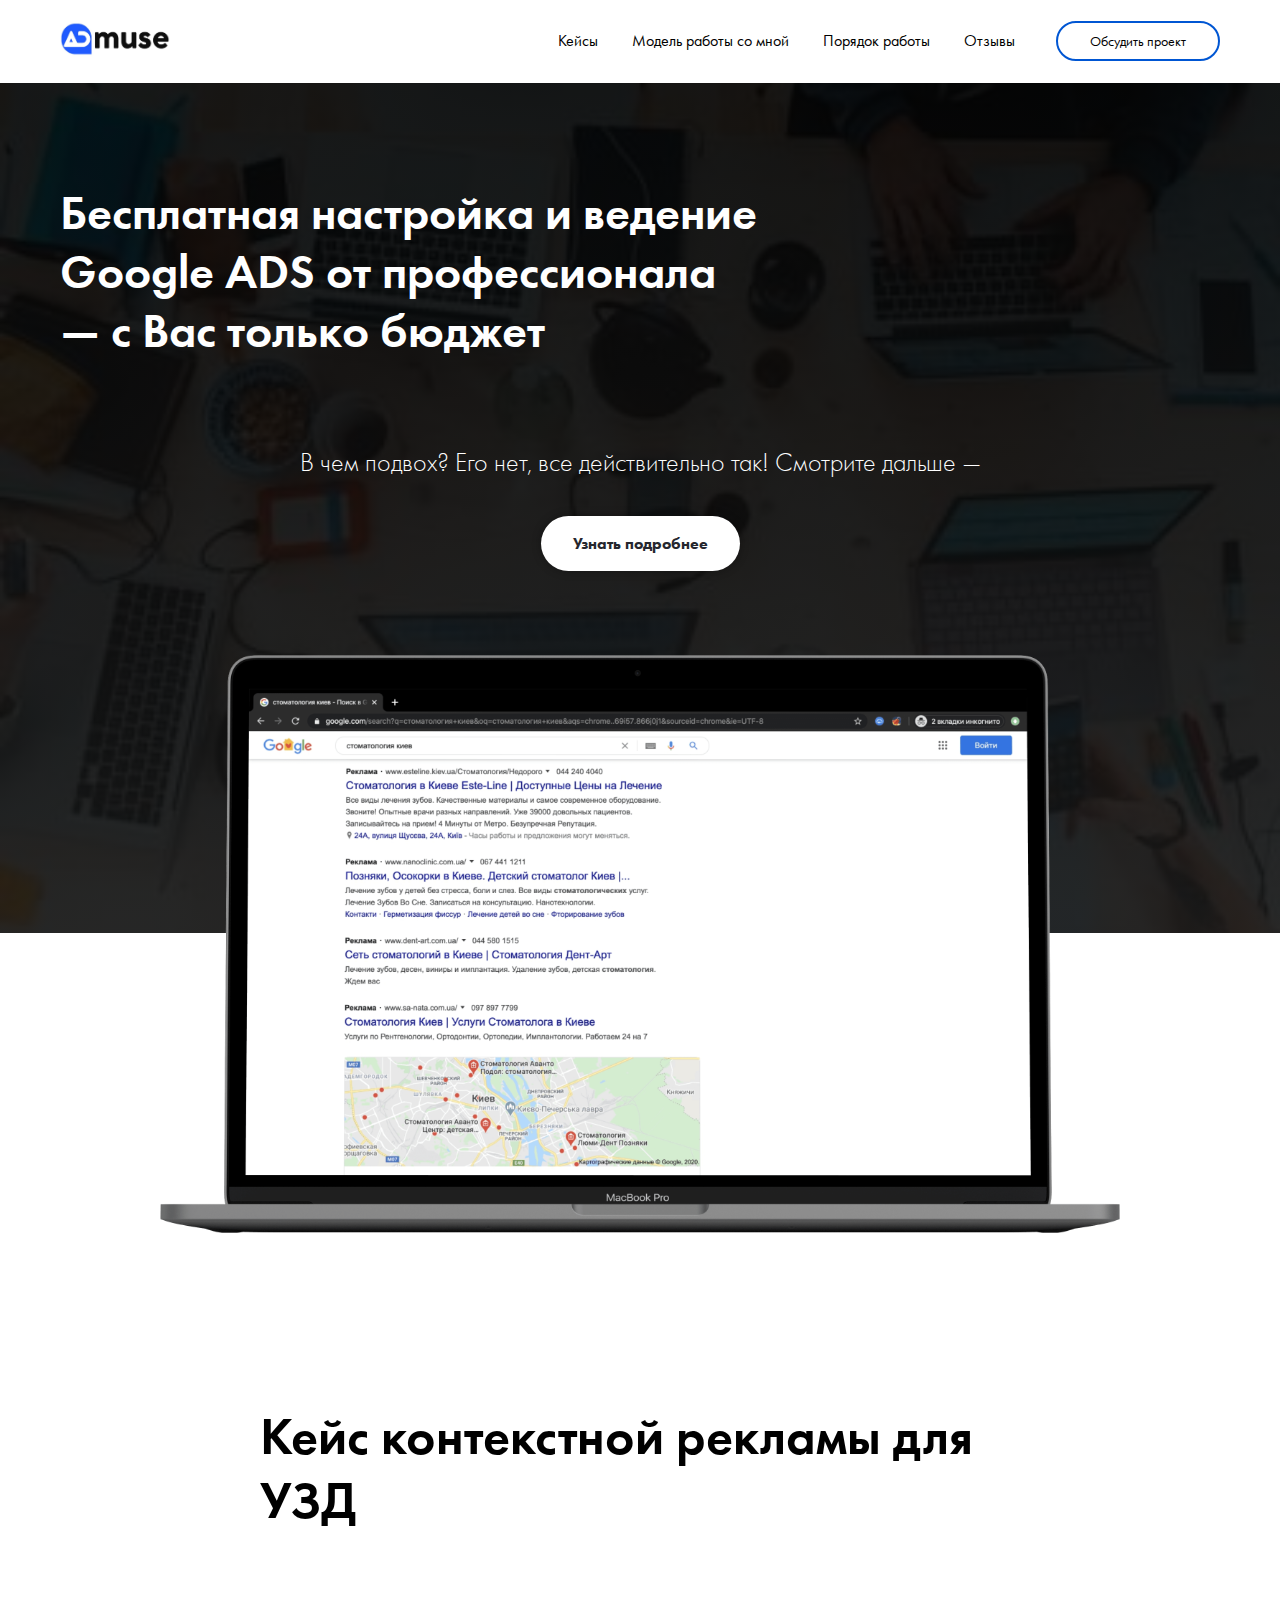
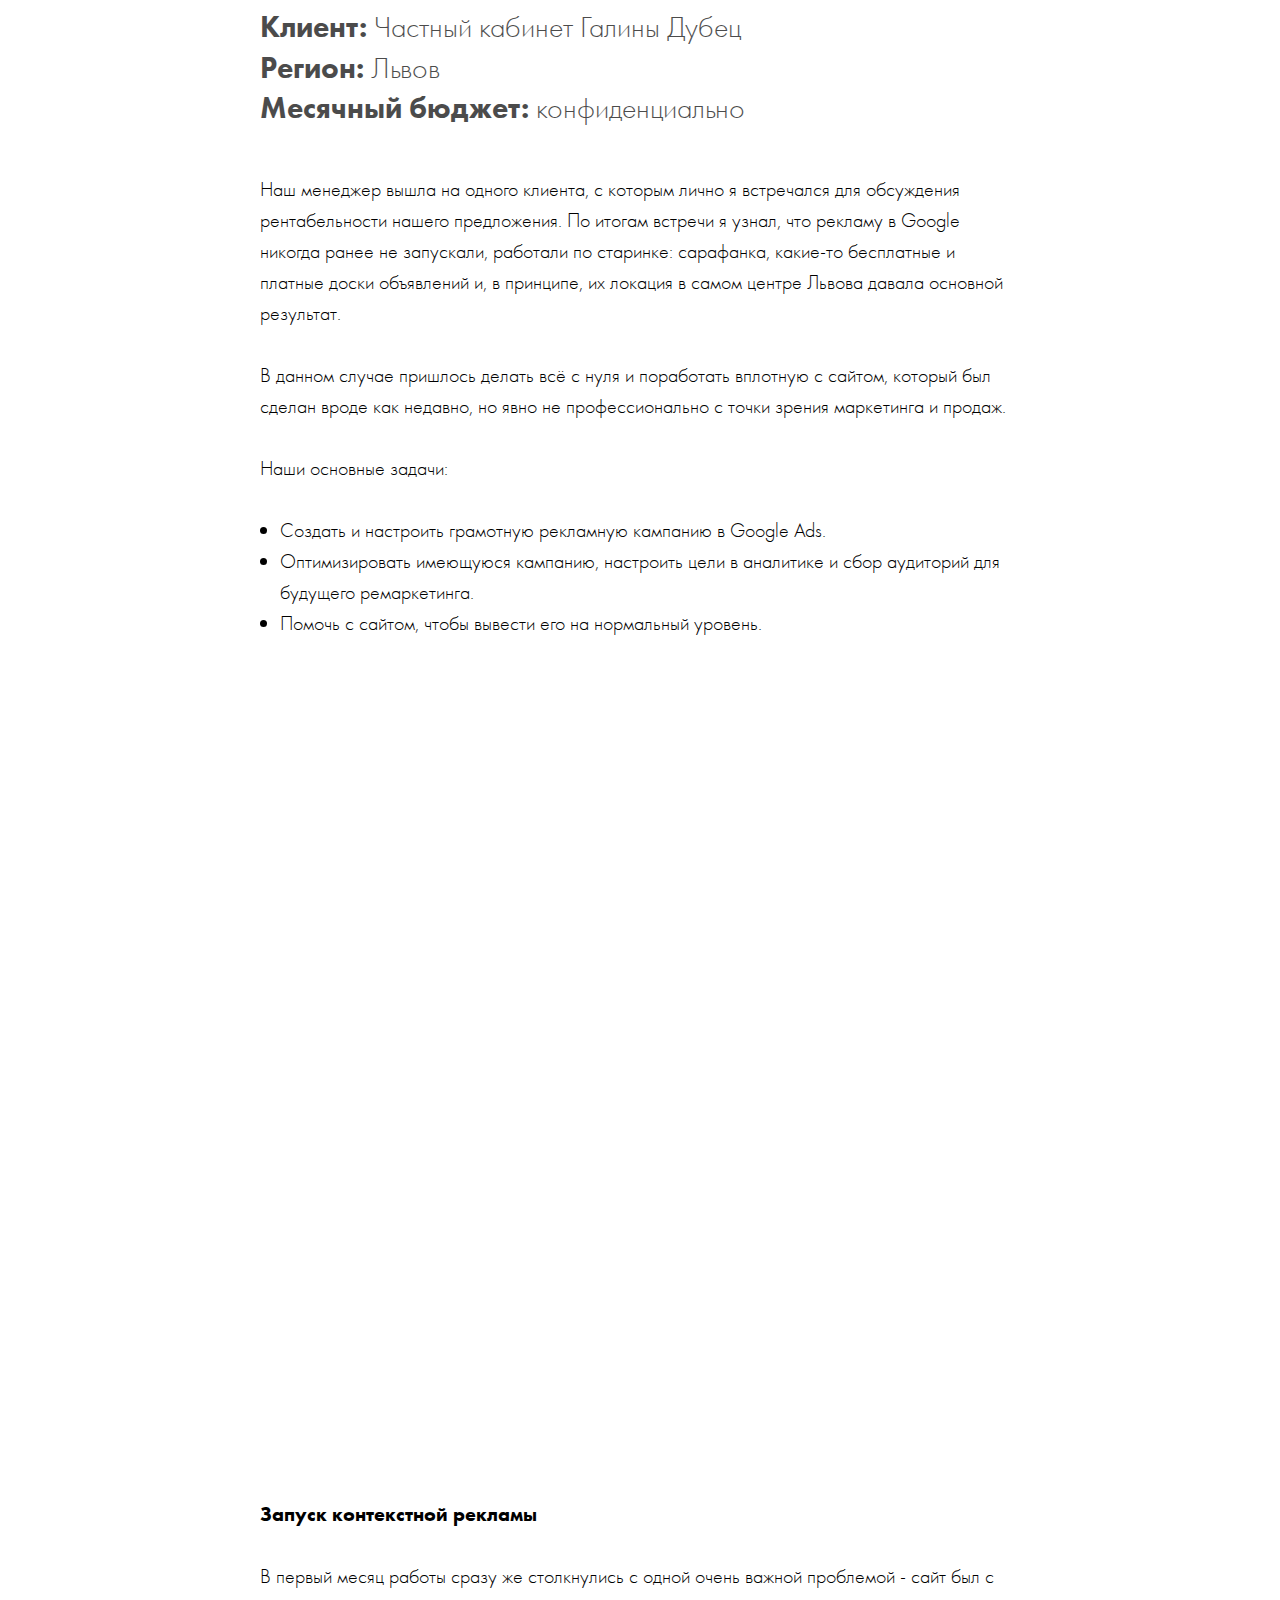
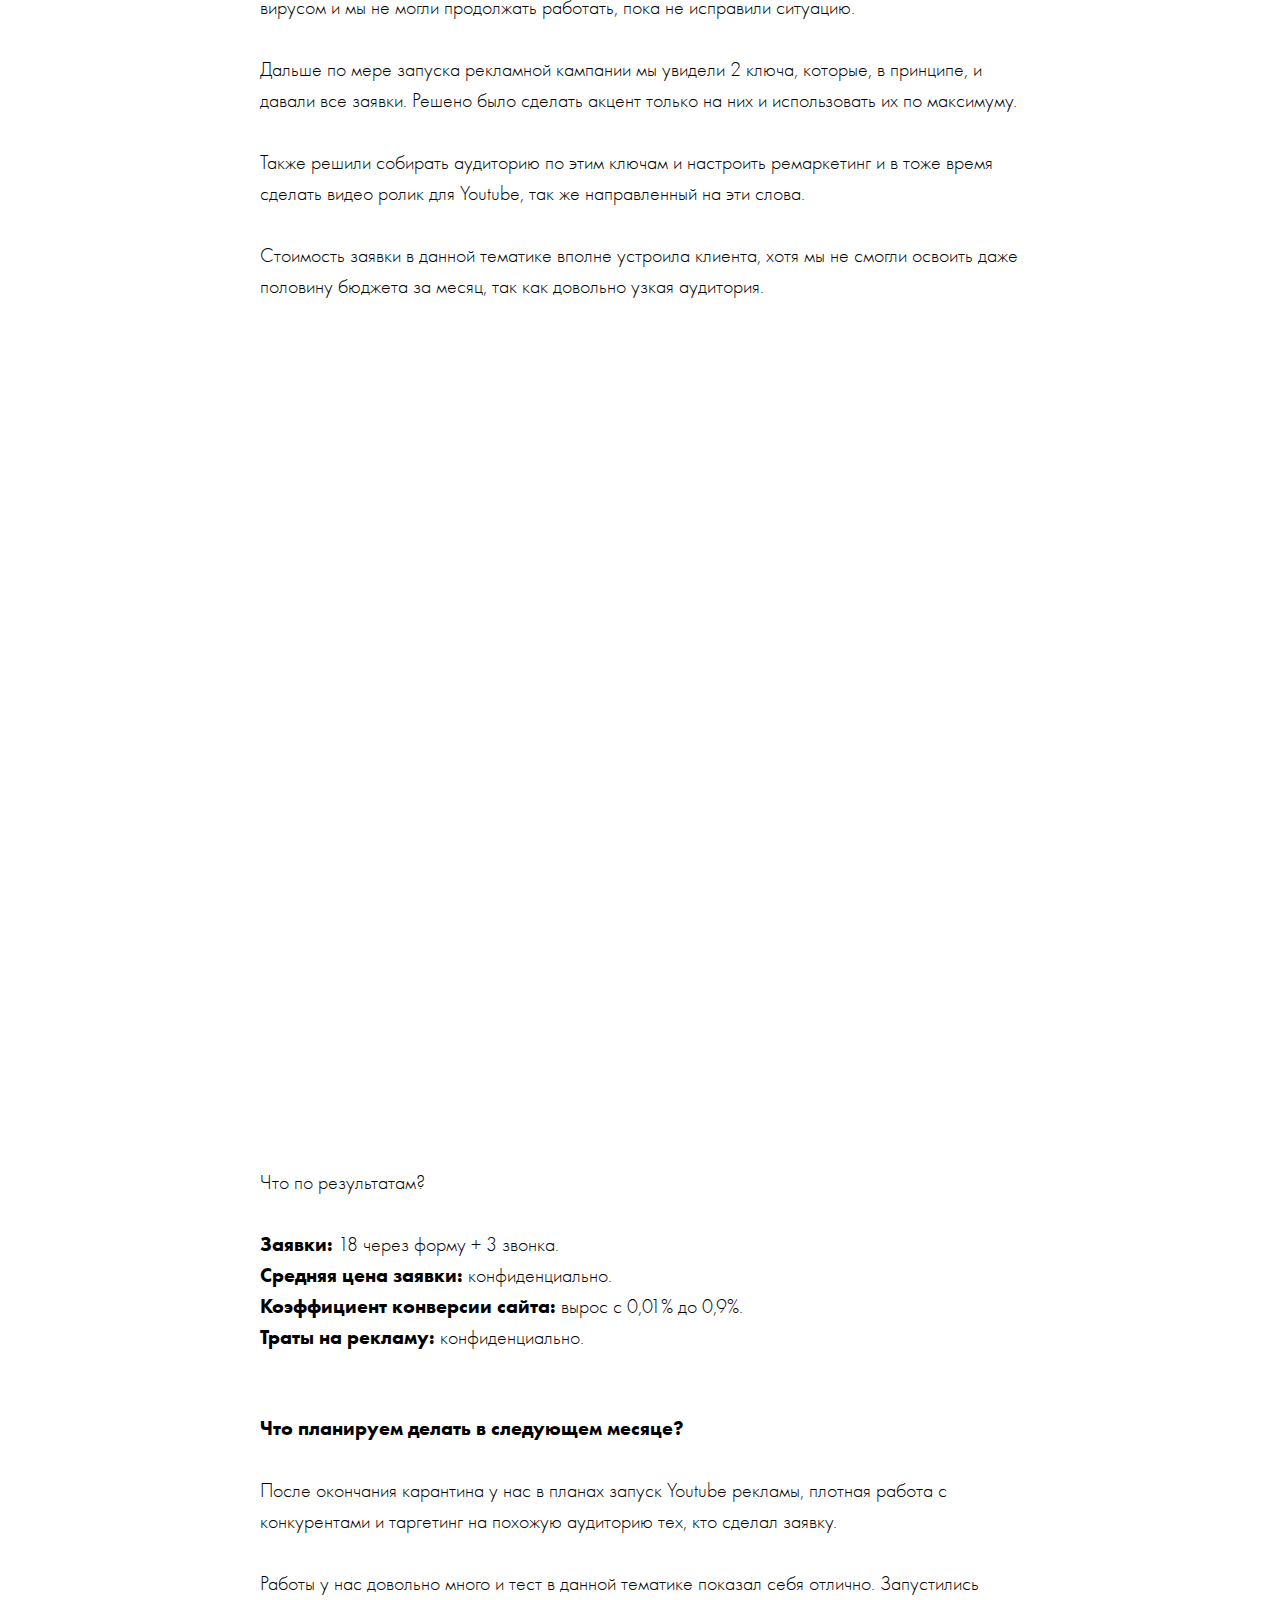
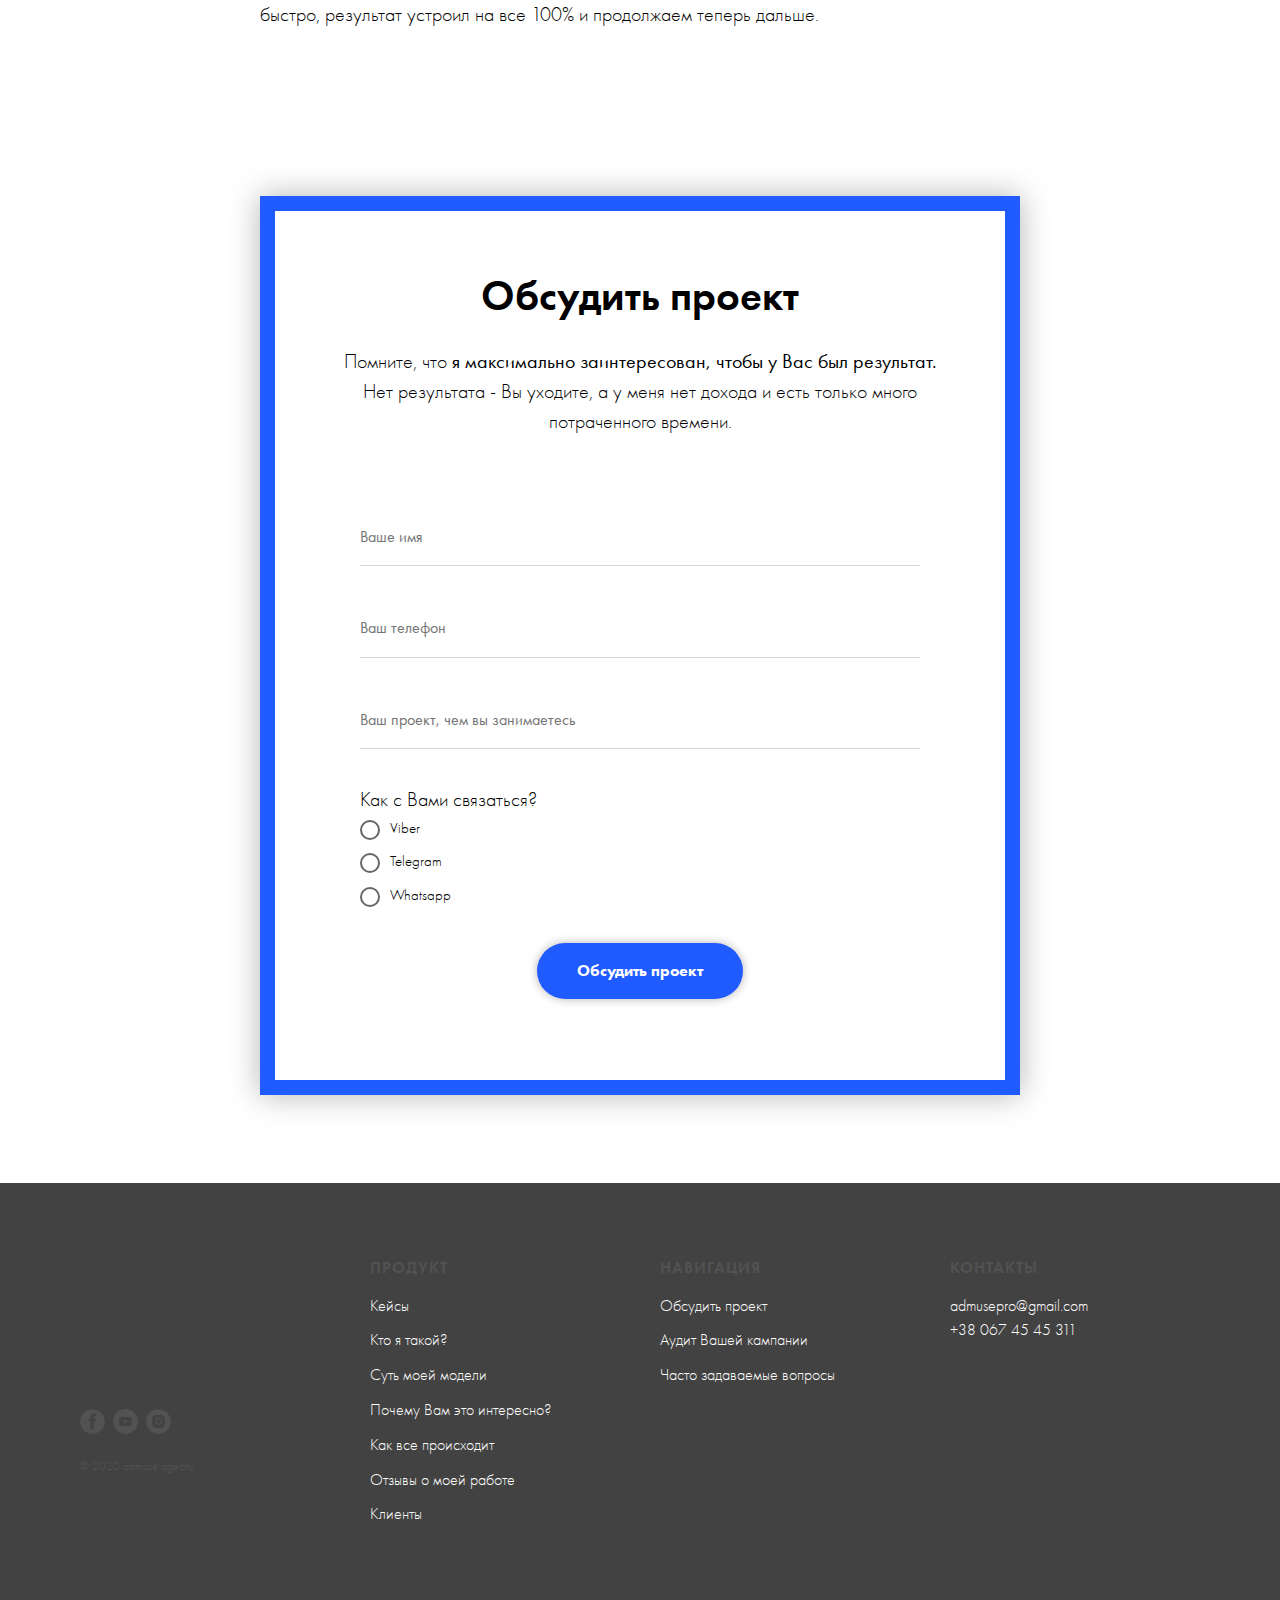
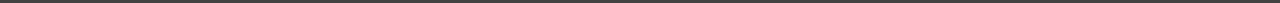
<file: admuse/cases_7.html>
<!DOCTYPE html>
<html lang="en">

<head>
    <meta charset="UTF-8">
    <meta name="viewport" content="width=device-width, initial-scale=1.0">
    <meta property="og:url" content="https://admuse.com.ua">
    <meta property="og:title" content="Admuse —&nbsp;контекстная реклама ">
    <meta property="og:description" content="">
    <meta property="og:type" content="website">
    <meta property="og:image" content="https://static.tildacdn.com/tild6162-3030-4233-a636-356533396663/-/resize/504x/photo_2020-04-13_205.jpg">
    <link rel="shortcut icon" href="img/favicon.ico" type="image/x-icon" />
   

    
    <link rel="stylesheet" href="css/bootstrap-grid.min.css">

    <link rel="stylesheet" href="css/main.min.css">
    


   

    <title>Admuse —&nbsp;контекстная реклама </title>
    <link rel="stylesheet" href="css/style.min.css">
</head>



   

<body>




    


<header class="header">
    <div class="container">
        <div class="header__inner row">
            <div class="header__toggle lg-disable-481px">
                <span></span><span></span><span></span>
            </div>
            <a href="/" class="header__logo header__item small-disable-480px "
            style="background-image: url(img/header/logo.jpg);"></a>
            <ul class="header__nav header__item">
                <li class="header__nav-item ">
                    <a href="/" class="header__logo header__item lg-disable-481px "
                    style="background-image: url(img/header/logo.jpg);"></a>
                </li>
                <li class="header__nav-item">
                    <a href="/#cases" class="header__href">
                        Кейсы
                    </a>
                </li>
                <li class="header__nav-item">
                    <a href="/#my-model" class="header__href">
                        Модель работы со мной
                    </a>
                </li>
                <li class="header__nav-item">
                    <a href="/#sequence" class="header__href">
                        Порядок работы
                    </a>
                </li>
                <li class="header__nav-item">
                    <a href="/#client" class="header__href">
                        Отзывы
                    </a>
                </li>
                <li class="small-disable-480px header__nav-item ">
                    <a href="/#discuss" class="header__href header__href-last">
                        Обсудить проект
                    </a>
                </li>


            </ul>

            <div class="lg-disable-481px header__nav-item">
                <a href="/#discuss" class=" header__href header__href-last">
                    Обсудить проект
                </a>

            </div>
        </div>
    </div>

</header>
    <div class="section-img"   style="background-image: url(img/section-img/background.jpg);" >
    
        <div class="header__toggle lg-disable-481px">
            <span></span><span></span><span></span>
        </div>
        <div class="section-img__wrap">
            <div class="section-img__inner section">
                <div class="section-img__title">
                    Бесплатная настройка и ведение <br>
                    Google ADS от профессионала <br>
                    — с Вас только бюджет
                </div>
                <div class="section-img__subtitle">
                    В чем подвох? Его нет, все действительно так! Смотрите дальше —
                </div>
                <div class="section-img__button button">
                    <a href="#my-model" class="button__inner">Узнать подробнее</a>
                </div>

            </div>

        </div>

    
    
   
   
</div>
<img src="img/section-img/laptop.png" alt=" В чем подвох? Его нет, все действительно так! Смотрите дальше —" class="section-img__image">



    <div class="cases-description  cases-description--padding section">
        <div class="cases-description__title title-h1">
            Кейс контекстной рекламы для УЗД
        </div>


        <div class="cases-description__subtitle">
            <span>Клиент:</span> Частный кабинет Галины Дубец <br>
            <span>Регион:</span> Львов <br>
            <span>Месячный бюджет:</span> конфиденциально <br>
        </div>
        <div class="cases-description__description cases-description__description--padding">
            Наш менеджер вышла на одного клиента, с которым лично я встречался для обсуждения рентабельности нашего
            предложения. По итогам встречи я узнал, что рекламу в Google никогда ранее не запускали, работали по
            старинке: сарафанка, какие-то бесплатные и платные доски объявлений и, в принципе, их локация в самом центре
            Львова давала основной результат.
            <br><br>
            В данном случае пришлось делать всё с нуля и поработать вплотную с сайтом, который был сделан вроде как
            недавно, но явно не профессионально с точки зрения маркетинга и продаж.
            <br><br>
            Наши основные задачи:
            <br><br>
            <ul class="cases-description__ul">
                <li class="cases-description__li">
                    Создать и настроить грамотную рекламную кампанию в Google Ads.
                </li>
                <li class="cases-description__li">
                    Оптимизировать имеющуюся кампанию, настроить цели в аналитике и сбор аудиторий для будущего
                    ремаркетинга.
                </li>
                <li class="cases-description__li">
                    Помочь с сайтом, чтобы вывести его на нормальный уровень.
                </li>



            </ul>


        </div>
    </div>

        <img src="img/preloader.png" data-img-src="img/cases7/img_1.jpg" alt="img" class="cases-description__img" style="margin-bottom: 0; margin-top: 0;">

        <div class="cases-description  section">
        <div class="cases-description__description cases-description__description--padding">
            <div class="cases-description__title-h2">
                Запуск контекстной рекламы
                <br><br>
            </div>

            В первый месяц работы сразу же столкнулись с одной очень важной проблемой - сайт был с вирусом и мы не могли
            продолжать работать, пока не исправили ситуацию.
            <br><br>
            Дальше по мере запуска рекламной кампании мы увидели 2 ключа, которые, в принципе, и давали все заявки.
            Решено было сделать акцент только на них и использовать их по максимуму.
            <br><br>
            Также решили собирать аудиторию по этим ключам и настроить ремаркетинг и в тоже время сделать видео ролик
            для Youtube, так же направленный на эти слова.
            <br><br>
            Стоимость заявки в данной тематике вполне устроила клиента, хотя мы не смогли освоить даже половину бюджета
            за месяц, так как довольно узкая аудитория.

           


        </div>
        </div>
        <img src="img/preloader.png" data-img-src="img/cases7/img_2.png" alt="img" class="cases-description__img" id="casesImg_2" style=" margin-top: 0;">


        <div class="cases-description   section">



        <div class="cases-description__description">

            Что по результатам? <br><br>
            <span>Заявки: </span>18 через форму + 3 звонка.<br>
            <span>Средняя цена заявки:</span> конфиденциально.<br>
            <span>Коэффициент конверсии сайта:</span> вырос с 0,01% до 0,9%.<br>
            <span>Траты на рекламу:</span> конфиденциально.<br>
        </div>

        <div class="cases-description__description" style="padding: 60px 0 ;">

            <div class="cases-description__title-h2">
                Что планируем делать в следующем месяце?
                <br><br>
            </div>
            После окончания карантина у нас в планах запуск Youtube рекламы, плотная работа с конкурентами и таргетинг на похожую аудиторию тех, кто сделал заявку.
            <br><br>
            Работы у нас довольно много и тест в данной тематике показал себя отлично. Запустились быстро, результат устроил на все 100% и продолжаем теперь дальше.
            <br><br>
          

        </div>

        <div class="discuss__form-wrap  section">
    <form class="discuss-form" action="discuss-form.php" method="POST" >
        <div class="discuss-form__title">
            Обсудить проект
        </div>
        <div class="discuss-form__subtitle">
            Помните, что <span>я максимально заинтересован, чтобы у Вас был результат.</span>  <br>
            Нет результата - Вы уходите, а у меня нет дохода и есть только много потраченного времени.
        </div>
        <div class="discuss-form__inputs-wrap">
            <input  type="hidden" name="subject" value="Контактная форма Admuse" >
            <input type="text" name="name" pattern="^[A-Za-zА-Яа-яЁё]+$" id="name" class="discuss-form__contact "   placeholder="Ваше имя">
            
            <input type="tel" name="phone" pattern="[0-9]{7,20}" id="phone" class="discuss-form__contact"  placeholder="Ваш телефон">
            <input type="text" name="text" id="massage" class="discuss-form__contact"   placeholder="Ваш проект, чем вы занимаетесь">


            <div class="discuss-form__feedback-title">
                Как с Вами связаться?
            </div>
            <div class="discuss-form__feedback ">
               
                <div class="discuss-form__label-wrap"> <input class="discuss-form__input discuss-form__radio" type="radio" name="feedback" value="Viber"
                        id="Viber" >
                    <label class="discuss-form__label" for="Viber">
                        Viber</label>

                </div>


                <div class="discuss-form__label-wrap "> <input class="discuss-form__input discuss-form__radio" type="radio" name="feedback" value="Telegram"
                        id="Telegram" >
                    <label class="discuss-form__label"  for="Telegram"> Telegram
                    </label>

                </div>

                <div class="discuss-form__label-wrap">
                    <input class="discuss-form__input discuss-form__radio" type="radio" name="feedback" value="Whatsapp" id="Whatsapp" >
                    <label class="discuss-form__label" for="Whatsapp"> Whatsapp </label>

                </div>



            </div>


        </div>

        <div class="discuss__fail">
            Пожалуйста, заполните обязательные поля.
        </div>

        <div class="discuss__button button">
            <input type="submit" class="button__inner" value="Обсудить проект">
        </div>
    </form>
    <div class="discuss__success">
        Спасибо, ваши данные отправлены.
    </div>
    <div class="contact__msg"></div>


</div>
    </div>




    <footer class="footer">
    <div class="footer__wrap section">
        <div class="footer__item">
            <a href="/" class="footer__logo">
                <img src="img/preloader.png" data-img-src="img/footer/logo.png" alt="logo">

            </a>

            <div class="social">
                <div class="social__icon">
                    <a href="https://www.facebook.com/" target="_blank"> <svg class="t-sociallinks__svg" version="1.1"
                            xmlns="http://www.w3.org/2000/svg" xmlns:xlink="http://www.w3.org/1999/xlink" x="0px"
                            y="0px" width="25px" height="25px" viewBox="0 0 48 48" enable-background="new 0 0 48 48"
                            xml:space="preserve">
                            <desc>Facebook</desc>
                            <path style="fill:#525252;"
                                d="M47.761,24c0,13.121-10.638,23.76-23.758,23.76C10.877,47.76,0.239,37.121,0.239,24c0-13.124,10.638-23.76,23.764-23.76C37.123,0.24,47.761,10.876,47.761,24 M20.033,38.85H26.2V24.01h4.163l0.539-5.242H26.2v-3.083c0-1.156,0.769-1.427,1.308-1.427h3.318V9.168L26.258,9.15c-5.072,0-6.225,3.796-6.225,6.224v3.394H17.1v5.242h2.933V38.85z">
                            </path>
                        </svg> </a>
                </div>
                <div class="social__icon">
                    <a href="https://www.youtube.com/" target="_blank"> <svg class="t-sociallinks__svg" version="1.1"
                            xmlns="http://www.w3.org/2000/svg" xmlns:xlink="http://www.w3.org/1999/xlink" x="0px"
                            y="0px" width="25px" height="25px" viewBox="0 0 48 48" enable-background="new 0 0 48 48"
                            xml:space="preserve">
                            <desc>Youtube</desc>
                            <path style="fill:#525252;"
                                d="M24 0.0130005C37.248 0.0130005 47.987 10.753 47.987 24C47.987 37.247 37.247 47.987 24 47.987C10.753 47.987 0.0130005 37.247 0.0130005 24C0.0130005 10.753 10.752 0.0130005 24 0.0130005ZM35.815 18.093C35.565 16.756 34.452 15.758 33.173 15.635C30.119 15.439 27.054 15.28 23.995 15.278C20.936 15.276 17.882 15.432 14.828 15.625C13.544 15.749 12.431 16.742 12.182 18.084C11.898 20.017 11.756 21.969 11.756 23.92C11.756 25.871 11.898 27.823 12.182 29.756C12.431 31.098 13.544 32.21 14.828 32.333C17.883 32.526 20.935 32.723 23.995 32.723C27.053 32.723 30.121 32.551 33.173 32.353C34.452 32.229 35.565 31.084 35.815 29.747C36.101 27.817 36.244 25.868 36.244 23.919C36.244 21.971 36.101 20.023 35.815 18.093ZM21.224 27.435V20.32L27.851 23.878L21.224 27.435Z">
                            </path>
                        </svg> </a>
                </div>
                <div class="social__icon">
                    <a href="https://www.instagram.com/" target="_blank"> <svg class="t-sociallinks__svg" version="1.1"
                            xmlns="http://www.w3.org/2000/svg" xmlns:xlink="http://www.w3.org/1999/xlink" width="25px"
                            height="25px" viewBox="0 0 30 30" xml:space="preserve">
                            <desc>Instagram</desc>
                            <path style="fill:#525252;"
                                d="M15,11.014 C12.801,11.014 11.015,12.797 11.015,15 C11.015,17.202 12.802,18.987 15,18.987 C17.199,18.987 18.987,17.202 18.987,15 C18.987,12.797 17.199,11.014 15,11.014 L15,11.014 Z M15,17.606 C13.556,17.606 12.393,16.439 12.393,15 C12.393,13.561 13.556,12.394 15,12.394 C16.429,12.394 17.607,13.561 17.607,15 C17.607,16.439 16.444,17.606 15,17.606 L15,17.606 Z">
                            </path>
                            <path style="fill:#525252;"
                                d="M19.385,9.556 C18.872,9.556 18.465,9.964 18.465,10.477 C18.465,10.989 18.872,11.396 19.385,11.396 C19.898,11.396 20.306,10.989 20.306,10.477 C20.306,9.964 19.897,9.556 19.385,9.556 L19.385,9.556 Z">
                            </path>
                            <path style="fill:#525252;"
                                d="M15.002,0.15 C6.798,0.15 0.149,6.797 0.149,15 C0.149,23.201 6.798,29.85 15.002,29.85 C23.201,29.85 29.852,23.202 29.852,15 C29.852,6.797 23.201,0.15 15.002,0.15 L15.002,0.15 Z M22.666,18.265 C22.666,20.688 20.687,22.666 18.25,22.666 L11.75,22.666 C9.312,22.666 7.333,20.687 7.333,18.28 L7.333,11.734 C7.333,9.312 9.311,7.334 11.75,7.334 L18.25,7.334 C20.688,7.334 22.666,9.312 22.666,11.734 L22.666,18.265 L22.666,18.265 Z">
                            </path>
                        </svg> </a>
                </div>
            </div>

            <div class="footer__logo-description">
                © 2020 admuse agecny
            </div>
        </div>
        <div class="footer__item">

            <ul class="footer__nav">
                <li class="footer__nav-title">
                    ПРОДУКТ
                </li>
                <li class="footer__nav-item">
                    <a href="/#cases">
                        Кейсы
                    </a>
                </li>
                <li class="footer__nav-item">
                    <a href="/#about">
                        Кто я такой?
                    </a>
                </li>
                <li class="footer__nav-item">
                    <a href="/#my-model">
                        Суть моей модели
                    </a>
                </li>
                <li class="footer__nav-item">
                    <a href="/#interesting">
                        Почему Вам это интересно?
                    </a>
                </li>
                <li class="footer__nav-item">
                    <a href="/#sequence">
                        Как все происходит
                    </a>
                </li>
                <li class="footer__nav-item">
                    <a href="/#client">
                        Отзывы о моей работе
                    </a>
                </li>
                <li class="footer__nav-item">
                    <a href="#">
                        Клиенты
                    </a>
                </li>

            </ul>

        </div>
        <div class="footer__item">

            <ul class="footer__nav">
                <li class="footer__nav-title">
                    НАВИГАЦИЯ
                </li>
                <li class="footer__nav-item">
                    <a href="/#audit">
                        Обсудить проект
                    </a>
                </li>
                <li class="footer__nav-item">
                    <a href="/#audit">
                        Аудит Вашей кампании
                    </a>
                </li>
                <li class="footer__nav-item">
                    <a href="/#question">
                        Часто задаваемые вопросы
                    </a>
                </li>

            </ul>

        </div>
        <div class="footer__item">

            <ul class="footer__nav">
                <li class="footer__nav-title">
                    КОНТАКТЫ
                </li>
                <li class="footer__nav-item footer__nav-email">
                    <a href="mailto:mail:admusepro@gmail.com">
                        admusepro@gmail.com
                    </a>
                </li>
                <li class="footer__nav-item">
                    <a href="tel:+380674545311">
                        +38 067 45 45 311
                    </a>
                </li>

            </ul>

        </div>



    </div>
</footer>



<div class="modal" id="modal-form">
    <div class="modal__cross small-disable-767px"><span></span><span></span>
    </div>
    <div class="modal__off small-disable-767px"></div>
    <div class="modal__wrap" id="modalWrap">
        <div class="modal__cross lg-disable-768px"><span></span><span></span>
        </div>
        <div class="modal__off  lg-disable-768px"></div>
        <div class="form-audit__form-wrap section">
            <form class="audit-form" action="audit-form.php">
                <div class="audit-form__title">
                    Бесплатный аудит Ваших рекламных
                    кампаний с подробным отчетом
                </div>
                <div class="audit-form__subtitle">
                    Давайте я просто взгляну на Ваши кампании и укажу на ошибки, которые совершают 70% контекстологов —
                    поверьте, Вы будете удивлены!
                </div>
                <div class="audit-form__inputs-wrap">
                    <input type="hidden" name="subject" value="Контактная форма Admuse">
                    <input type="text" name="name" pattern="^[A-Za-zА-Яа-яЁё]+$" id="name-audit" class="audit-form__contact" placeholder="Ваше имя">
                    <div class="audit-form__feedback-title">
                        Телефон
                    </div>
                    <input type="tel" name="phone" pattern="[0-9]{7,20}" id="phone-audit" class="audit-form__contact audit-form__contact--padding" placeholder="Phone">
                    <input type="email" name="email" id="email-audit" class="audit-form__contact" placeholder="E-mail">
                    <input type="text" name="text" id="massage-audit" class="audit-form__contact"
                        placeholder="Ваш проект, чем вы занимаетесь">

                    <div class="audit-form__feedback-title">
                        Как с Вами связаться?
                    </div>
                    <div class="audit-form__feedback ">

                        <div class="audit-form__label-wrap"> <input class="audit-form__input audit-form__radio"
                                type="radio" name="feedback" value="Viber" id="auditViber">
                            <label class="audit-form__label" for="auditViber"> Viber</label>

                        </div>


                        <div class="audit-form__label-wrap"> <input class="audit-form__input audit-form__radio"
                                type="radio" name="feedback" value="Telegram" id="auditTelegram">
                            <label class="audit-form__label" for="auditTelegram"> Telegram </label>

                        </div>

                        <div class="audit-form__label-wrap">
                            <input class="audit-form__input audit-form__radio" type="radio" name="feedback"
                                value="Whatsapp" id="auditWhatsapp">
                            <label class="audit-form__label" for="auditWhatsapp"> Whatsapp </label>

                        </div>



                    </div>

                    
                </div>
                <div class="form-audit__fail">
                   Пожалуйста, заполните обязательные поля.
                </div>
                <div class="form-audit__success">
                   Спасибо, ваши данные отправлены.
                </div>
                <div class="form-audit__button button">
                    <input type="submit" class="button__inner" value="Да, я хочу получить подробный аудит!">
                </div>
            </form>

        </div>
    </div>

</div>



    <script src='https://ajax.googleapis.com/ajax/libs/jquery/3.2.1/jquery.min.js'></script>
    <script src="libs/owlcarousel/owl.carousel.min.js"></script>
    <script src="js/script.min.js"></script>

</body>

</html>
</file>
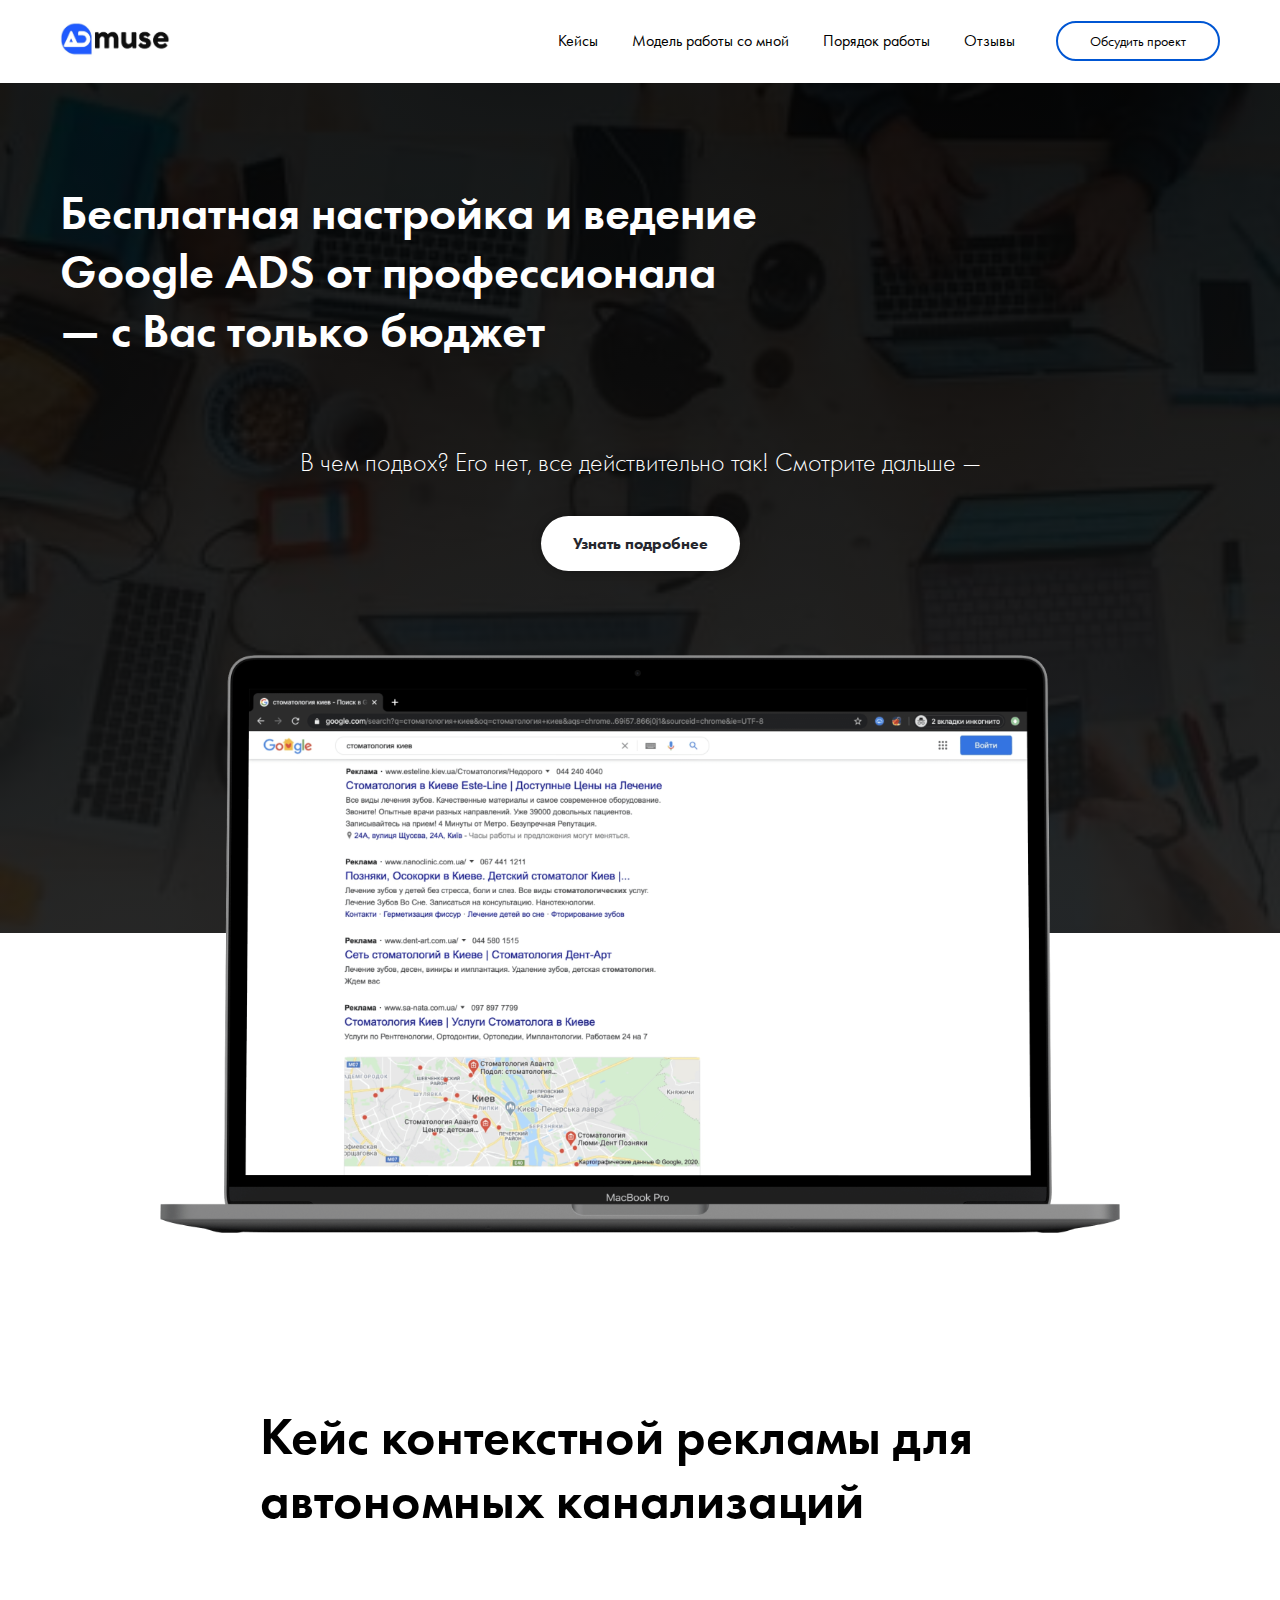
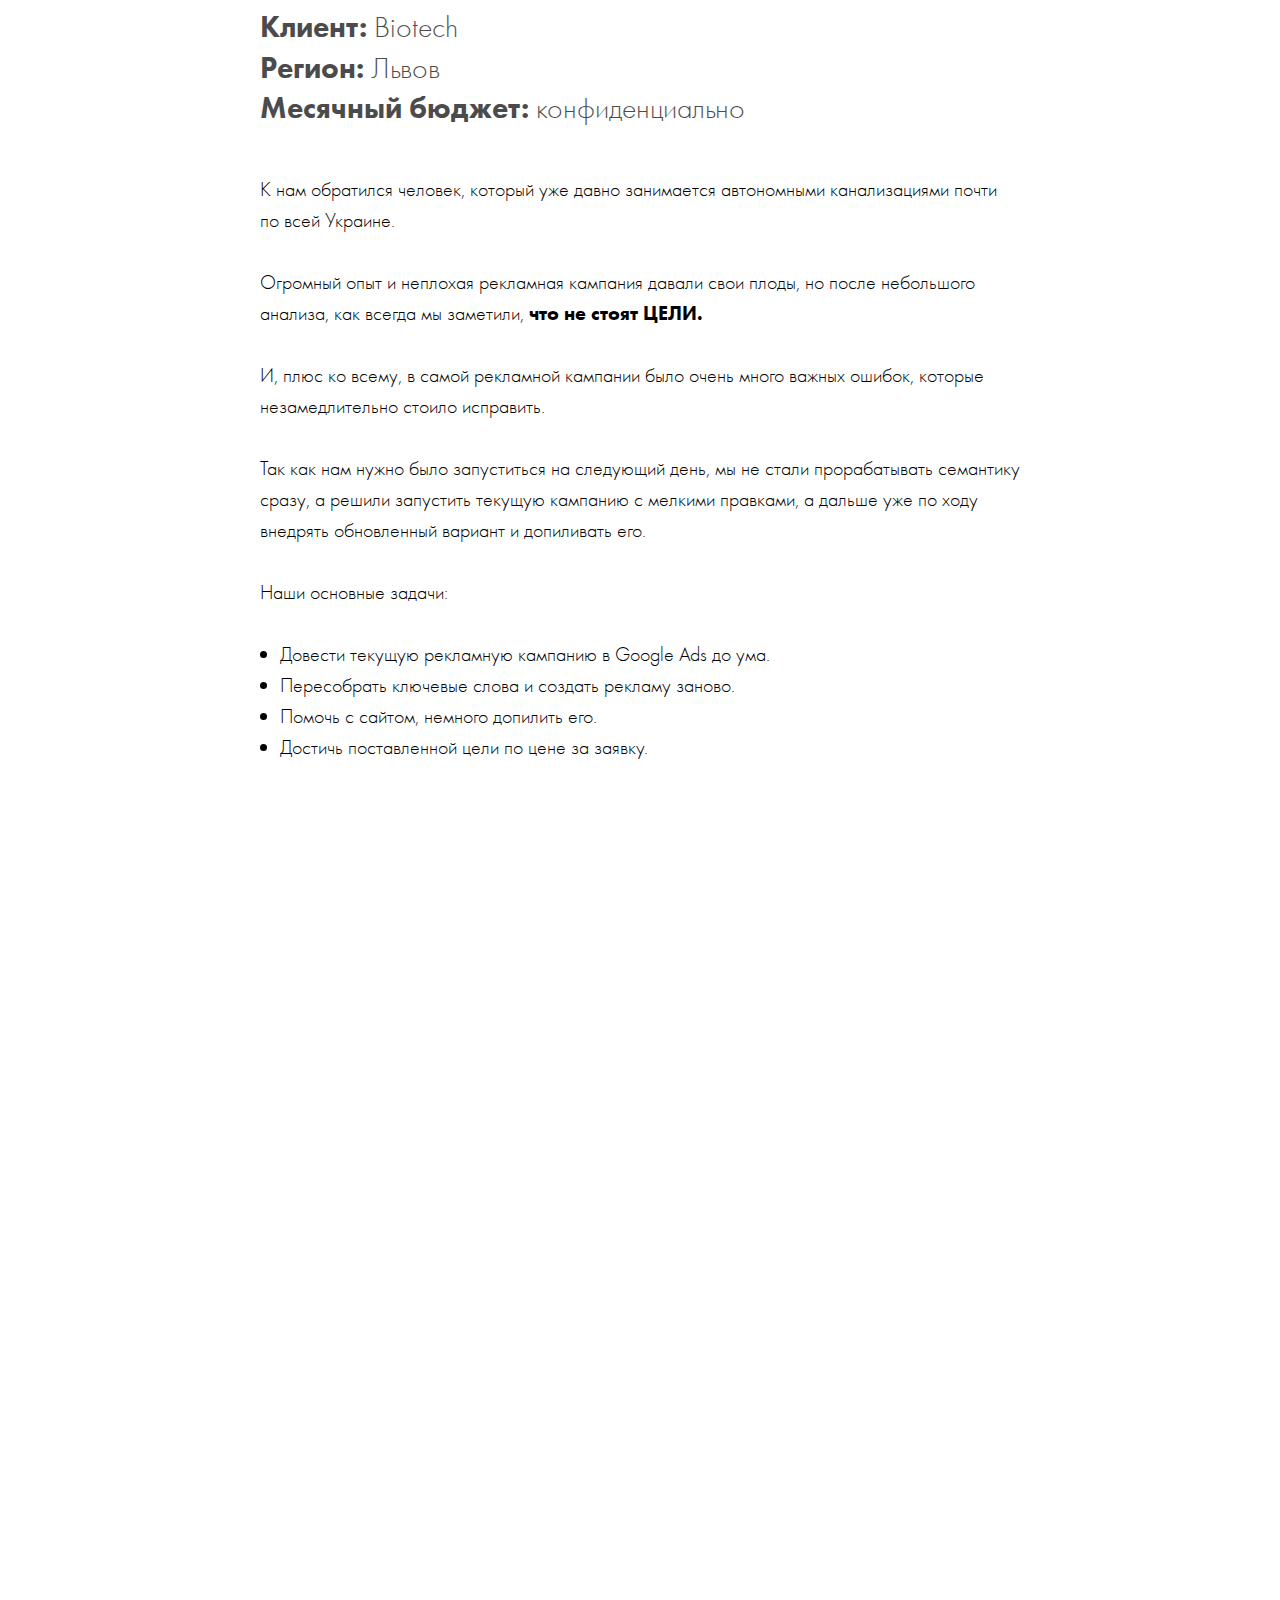
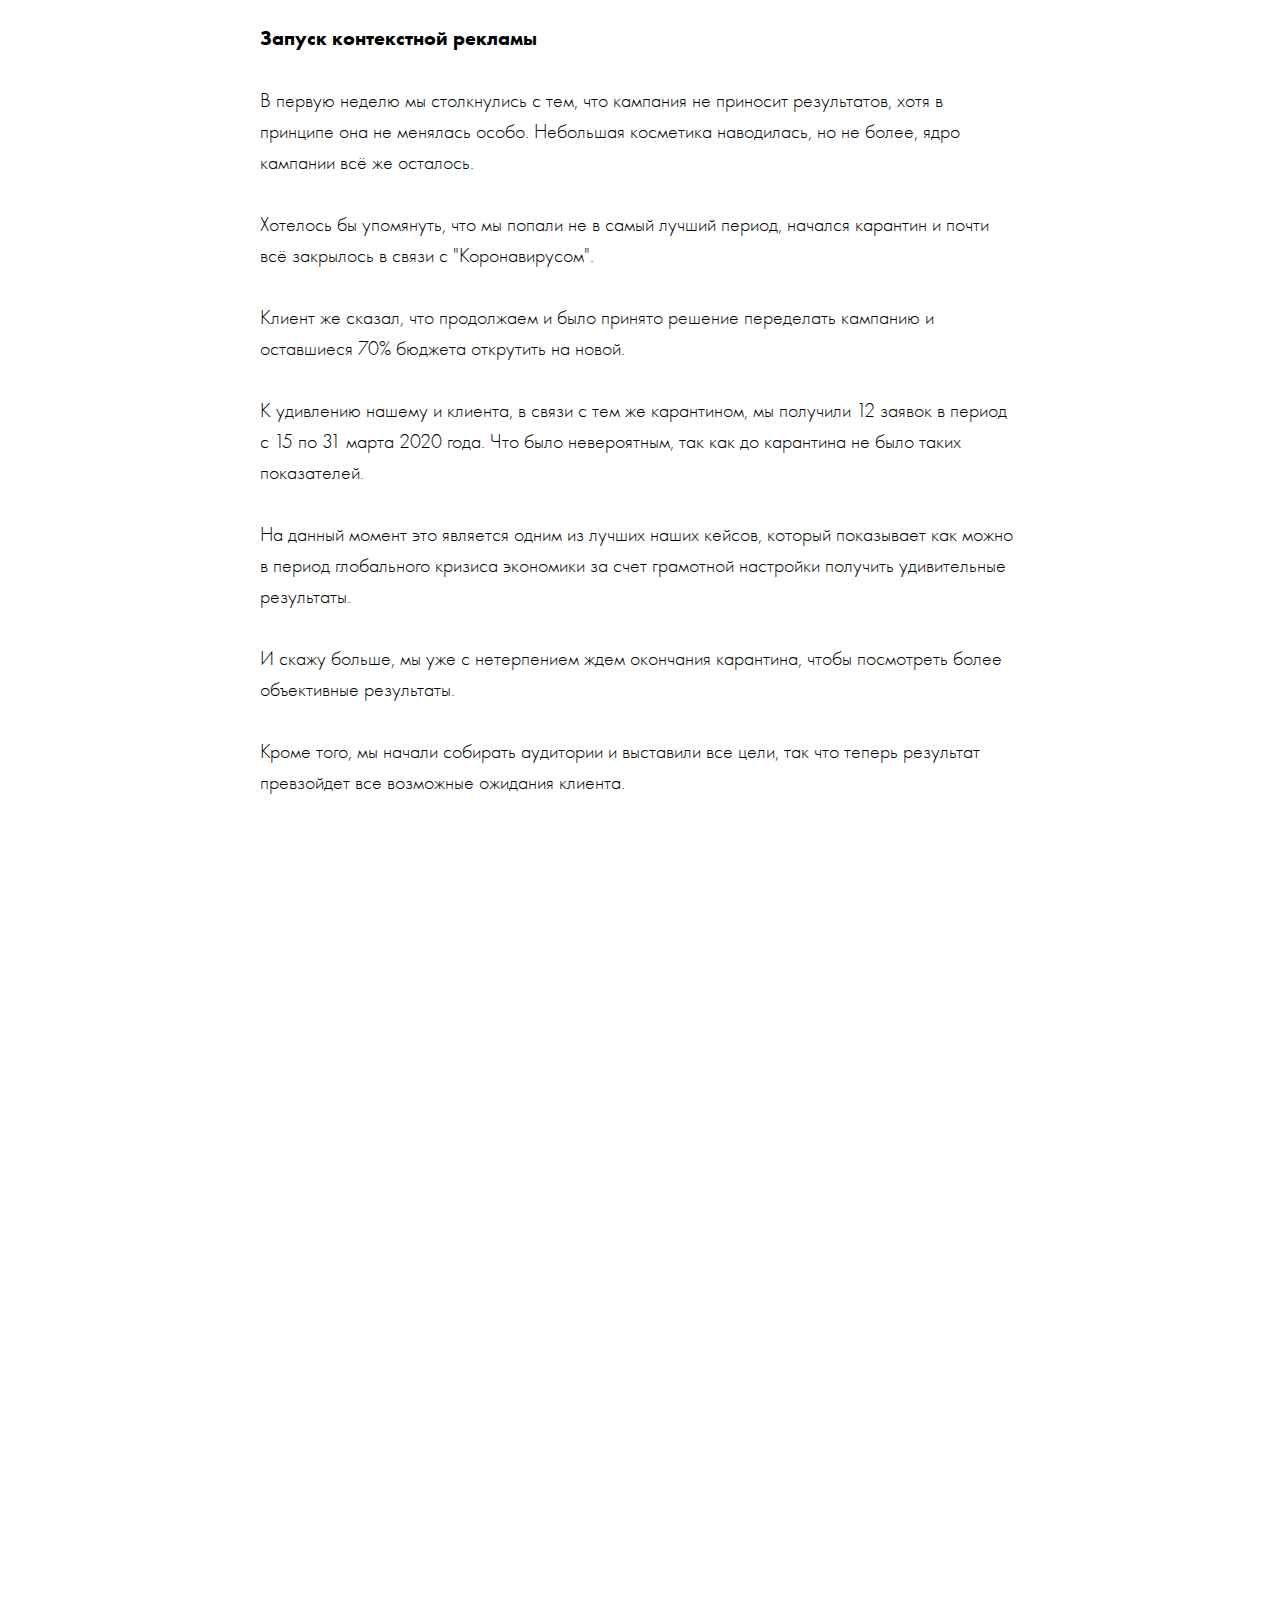
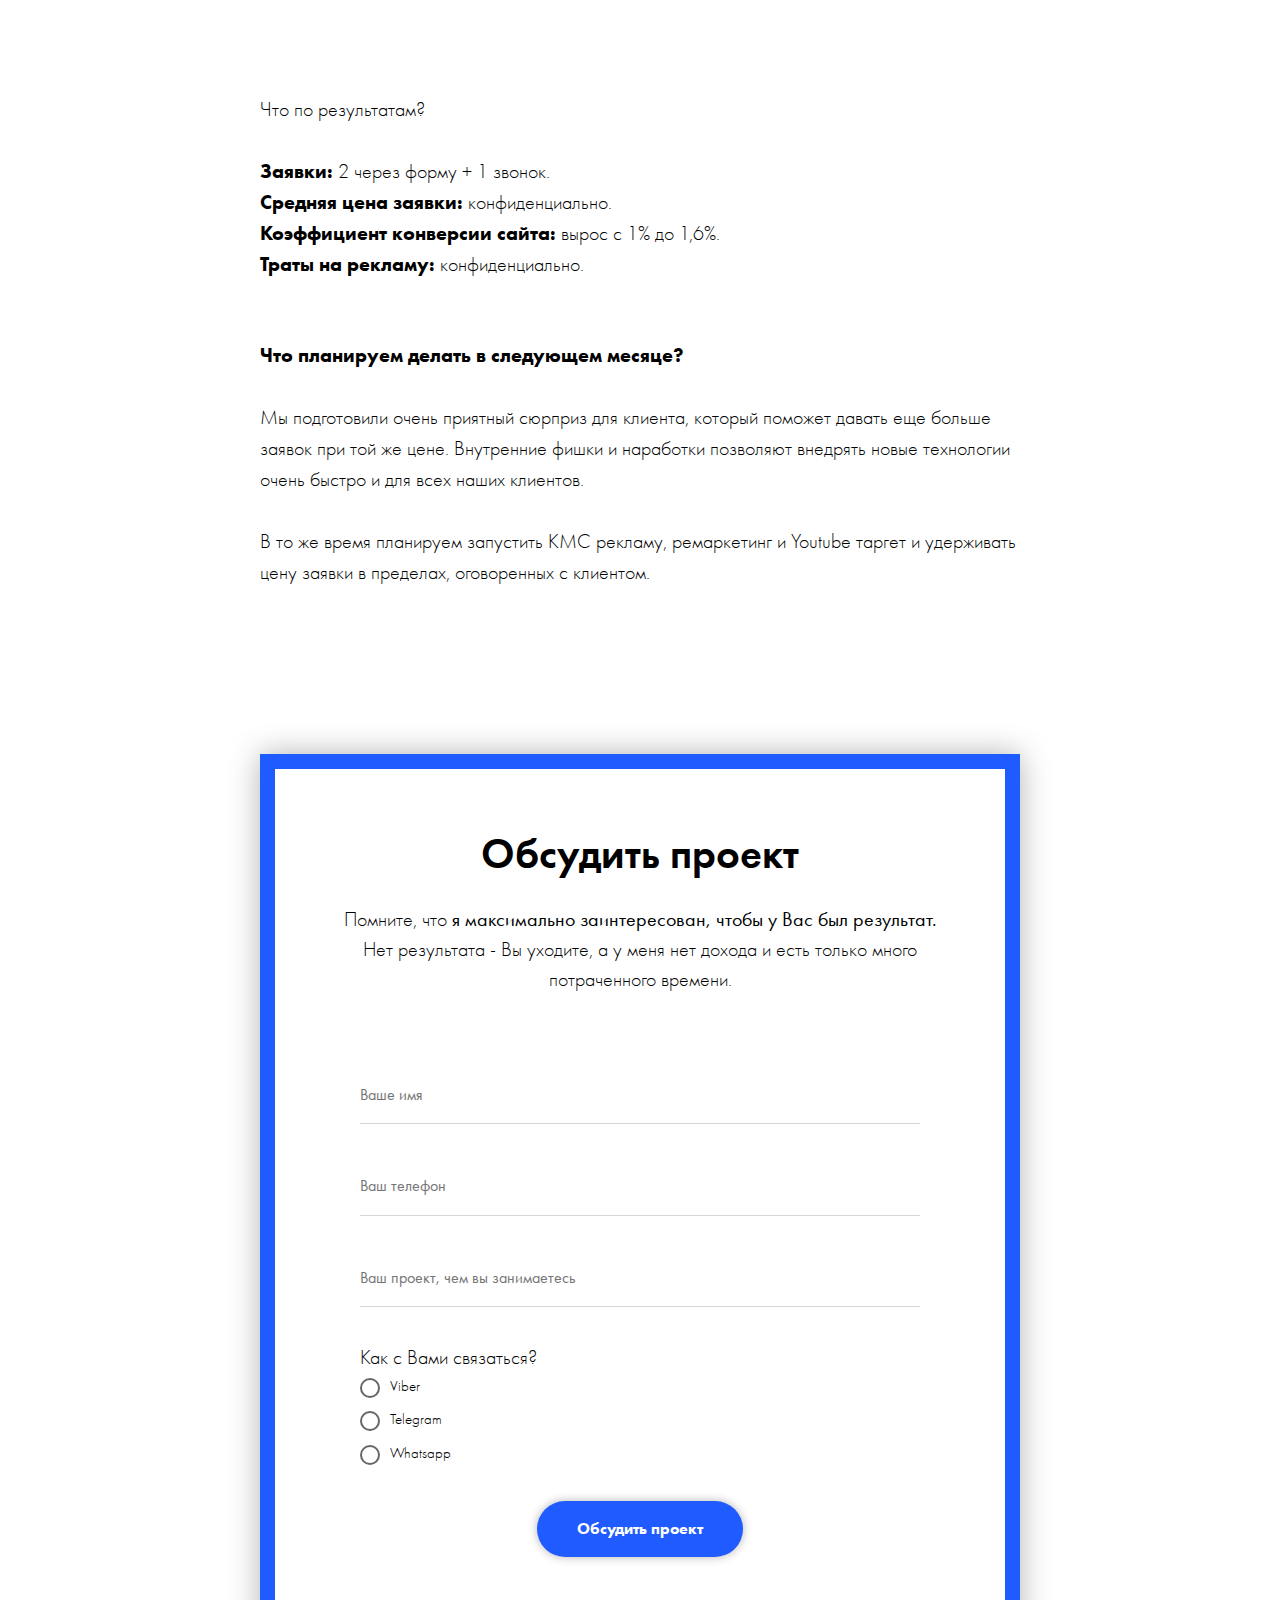
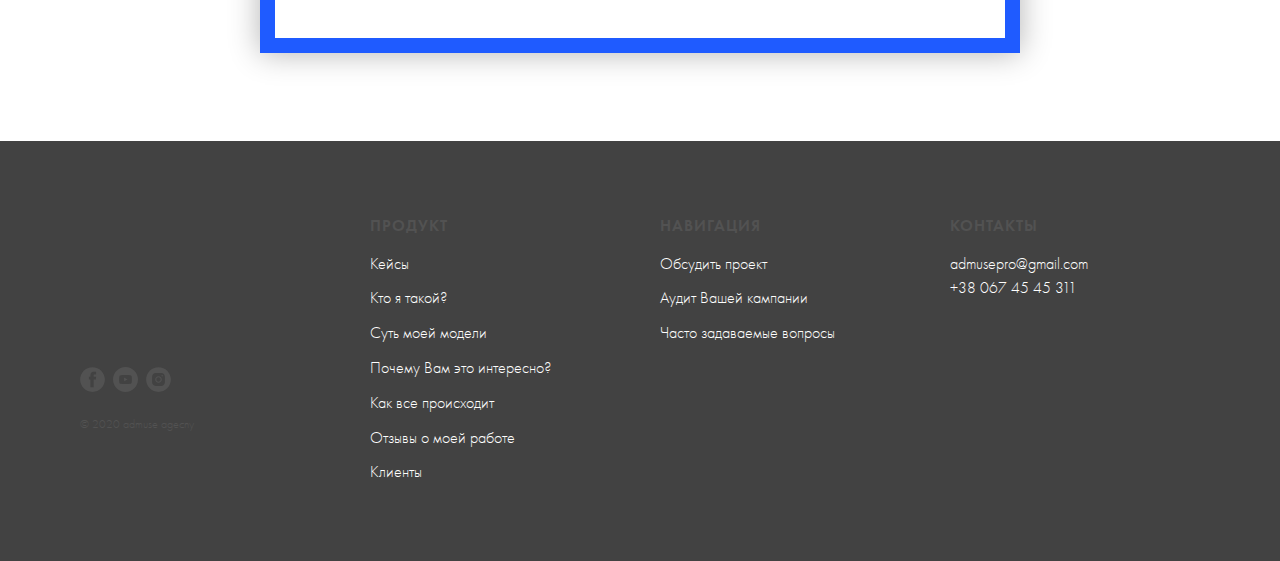
<file: admuse/cases_8.html>
<!DOCTYPE html>
<html lang="en">

<head>
    <meta charset="UTF-8">
    <meta name="viewport" content="width=device-width, initial-scale=1.0">
    <meta property="og:url" content="https://admuse.com.ua">
    <meta property="og:title" content="Admuse —&nbsp;контекстная реклама ">
    <meta property="og:description" content="">
    <meta property="og:type" content="website">
    <meta property="og:image" content="https://static.tildacdn.com/tild6162-3030-4233-a636-356533396663/-/resize/504x/photo_2020-04-13_205.jpg">
    <link rel="shortcut icon" href="img/favicon.ico" type="image/x-icon" />
   

    
    <link rel="stylesheet" href="css/bootstrap-grid.min.css">

    <link rel="stylesheet" href="css/main.min.css">
    


   

    <title>Admuse —&nbsp;контекстная реклама </title>
    <link rel="stylesheet" href="css/style.min.css">
</head>



   

<body>




    


<header class="header">
    <div class="container">
        <div class="header__inner row">
            <div class="header__toggle lg-disable-481px">
                <span></span><span></span><span></span>
            </div>
            <a href="/" class="header__logo header__item small-disable-480px "
            style="background-image: url(img/header/logo.jpg);"></a>
            <ul class="header__nav header__item">
                <li class="header__nav-item ">
                    <a href="/" class="header__logo header__item lg-disable-481px "
                    style="background-image: url(img/header/logo.jpg);"></a>
                </li>
                <li class="header__nav-item">
                    <a href="/#cases" class="header__href">
                        Кейсы
                    </a>
                </li>
                <li class="header__nav-item">
                    <a href="/#my-model" class="header__href">
                        Модель работы со мной
                    </a>
                </li>
                <li class="header__nav-item">
                    <a href="/#sequence" class="header__href">
                        Порядок работы
                    </a>
                </li>
                <li class="header__nav-item">
                    <a href="/#client" class="header__href">
                        Отзывы
                    </a>
                </li>
                <li class="small-disable-480px header__nav-item ">
                    <a href="/#discuss" class="header__href header__href-last">
                        Обсудить проект
                    </a>
                </li>


            </ul>

            <div class="lg-disable-481px header__nav-item">
                <a href="/#discuss" class=" header__href header__href-last">
                    Обсудить проект
                </a>

            </div>
        </div>
    </div>

</header>
    <div class="section-img"   style="background-image: url(img/section-img/background.jpg);" >
    
        <div class="header__toggle lg-disable-481px">
            <span></span><span></span><span></span>
        </div>
        <div class="section-img__wrap">
            <div class="section-img__inner section">
                <div class="section-img__title">
                    Бесплатная настройка и ведение <br>
                    Google ADS от профессионала <br>
                    — с Вас только бюджет
                </div>
                <div class="section-img__subtitle">
                    В чем подвох? Его нет, все действительно так! Смотрите дальше —
                </div>
                <div class="section-img__button button">
                    <a href="#my-model" class="button__inner">Узнать подробнее</a>
                </div>

            </div>

        </div>

    
    
   
   
</div>
<img src="img/section-img/laptop.png" alt=" В чем подвох? Его нет, все действительно так! Смотрите дальше —" class="section-img__image">



    <div class="cases-description cases-description--padding section">
        <div class="cases-description__title title-h1">
            Кейс контекстной рекламы для автономных канализаций
        </div>


        <div class="cases-description__subtitle">
            <span>Клиент:</span> Biotech <br>
            <span>Регион:</span> Львов <br>
            <span>Месячный бюджет:</span> конфиденциально <br>
        </div>
        <div class="cases-description__description cases-description__description--padding">
            К нам обратился человек, который уже давно занимается автономными канализациями почти по всей Украине.
            <br><br>
            Огромный опыт и неплохая рекламная кампания давали свои плоды, но после небольшого анализа, как всегда мы
            заметили, <span> что не стоят ЦЕЛИ.</span>
            <br><br>
            И, плюс ко всему, в самой рекламной кампании было очень много важных ошибок, которые незамедлительно стоило
            исправить.
            <br><br>
            Так как нам нужно было запуститься на следующий день, мы не стали прорабатывать семантику сразу, а решили
            запустить текущую кампанию с мелкими правками, а дальше уже по ходу внедрять обновленный вариант и
            допиливать его.
            <br><br>
            Наши основные задачи:
            <br><br>
            <ul class="cases-description__ul">
                <li class="cases-description__li">
                    Довести текущую рекламную кампанию в Google Ads до ума.
                </li>
                <li class="cases-description__li">
                    Пересобрать ключевые слова и создать рекламу заново.
                </li>
                <li class="cases-description__li">
                    Помочь с сайтом, немного допилить его.
                </li>
                <li class="cases-description__li">
                    Достичь поставленной цели по цене за заявку.
                </li>



            </ul>


        </div>

    </div>
        <img src="img/preloader.png" data-img-src="img/cases8/img_1.jpg" alt="img" class="cases-description__img" style="margin-bottom: 0; margin-top: 0;">

        <div class="cases-description section">
        <div class="cases-description__description cases-description__description--padding">
            <div class="cases-description__title-h2">
                Запуск контекстной рекламы
                <br><br>
            </div>

            В первую неделю мы столкнулись с тем, что кампания не приносит результатов, хотя в принципе она не менялась
            особо. Небольшая косметика наводилась, но не более, ядро кампании всё же осталось.
            <br><br>
            Хотелось бы упомянуть, что мы попали не в самый лучший период, начался карантин и почти всё закрылось в
            связи с "Коронавирусом".
            <br><br>
            Клиент же сказал, что продолжаем и было принято решение переделать кампанию и оставшиеся 70% бюджета
            открутить на новой.
            <br><br>
            К удивлению нашему и клиента, в связи с тем же карантином, мы получили 12 заявок в период с 15 по 31 марта
            2020 года. Что было невероятным, так как до карантина не было таких показателей.
            <br><br>
            На данный момент это является одним из лучших наших кейсов, который показывает как можно в период
            глобального кризиса экономики за счет грамотной настройки получить удивительные результаты.
            <br><br>
            И скажу больше, мы уже с нетерпением ждем окончания карантина, чтобы посмотреть более объективные
            результаты.

            <br><br>
            Кроме того, мы начали собирать аудитории и выставили все цели, так что теперь результат превзойдет все
            возможные ожидания клиента.
            <br><br>



        </div>
        </div>
        <img src="img/preloader.png" data-img-src="img/cases8/img_2.png" alt="img" class="cases-description__img" id="casesImg_2" style=" margin-top: 0;">

        <div class="cases-description section">




        <div class="cases-description__description">

            Что по результатам? <br><br>
            <span>Заявки: </span>2 через форму + 1 звонок.<br>
            <span>Средняя цена заявки:</span> конфиденциально.<br>
            <span>Коэффициент конверсии сайта:</span> вырос с 1% до 1,6%.<br>
            <span>Траты на рекламу:</span> конфиденциально.<br>
        </div>

        <div class="cases-description__description" style="padding: 60px 0 ;">

            <div class="cases-description__title-h2">
                Что планируем делать в следующем месяце?
                <br><br>
            </div>
            Мы подготовили очень приятный сюрприз для клиента, который поможет давать еще больше заявок при той же цене.
            Внутренние фишки и наработки позволяют внедрять новые технологии очень быстро и для всех наших клиентов.
            <br><br>
            В то же время планируем запустить КМС рекламу, ремаркетинг и Youtube таргет и удерживать цену заявки в
            пределах, оговоренных с клиентом.
            <br><br>


        </div>

        <div class="discuss__form-wrap  section">
    <form class="discuss-form" action="discuss-form.php" method="POST" >
        <div class="discuss-form__title">
            Обсудить проект
        </div>
        <div class="discuss-form__subtitle">
            Помните, что <span>я максимально заинтересован, чтобы у Вас был результат.</span>  <br>
            Нет результата - Вы уходите, а у меня нет дохода и есть только много потраченного времени.
        </div>
        <div class="discuss-form__inputs-wrap">
            <input  type="hidden" name="subject" value="Контактная форма Admuse" >
            <input type="text" name="name" pattern="^[A-Za-zА-Яа-яЁё]+$" id="name" class="discuss-form__contact "   placeholder="Ваше имя">
            
            <input type="tel" name="phone" pattern="[0-9]{7,20}" id="phone" class="discuss-form__contact"  placeholder="Ваш телефон">
            <input type="text" name="text" id="massage" class="discuss-form__contact"   placeholder="Ваш проект, чем вы занимаетесь">


            <div class="discuss-form__feedback-title">
                Как с Вами связаться?
            </div>
            <div class="discuss-form__feedback ">
               
                <div class="discuss-form__label-wrap"> <input class="discuss-form__input discuss-form__radio" type="radio" name="feedback" value="Viber"
                        id="Viber" >
                    <label class="discuss-form__label" for="Viber">
                        Viber</label>

                </div>


                <div class="discuss-form__label-wrap "> <input class="discuss-form__input discuss-form__radio" type="radio" name="feedback" value="Telegram"
                        id="Telegram" >
                    <label class="discuss-form__label"  for="Telegram"> Telegram
                    </label>

                </div>

                <div class="discuss-form__label-wrap">
                    <input class="discuss-form__input discuss-form__radio" type="radio" name="feedback" value="Whatsapp" id="Whatsapp" >
                    <label class="discuss-form__label" for="Whatsapp"> Whatsapp </label>

                </div>



            </div>


        </div>

        <div class="discuss__fail">
            Пожалуйста, заполните обязательные поля.
        </div>

        <div class="discuss__button button">
            <input type="submit" class="button__inner" value="Обсудить проект">
        </div>
    </form>
    <div class="discuss__success">
        Спасибо, ваши данные отправлены.
    </div>
    <div class="contact__msg"></div>


</div>
    </div>




    <footer class="footer">
    <div class="footer__wrap section">
        <div class="footer__item">
            <a href="/" class="footer__logo">
                <img src="img/preloader.png" data-img-src="img/footer/logo.png" alt="logo">

            </a>

            <div class="social">
                <div class="social__icon">
                    <a href="https://www.facebook.com/" target="_blank"> <svg class="t-sociallinks__svg" version="1.1"
                            xmlns="http://www.w3.org/2000/svg" xmlns:xlink="http://www.w3.org/1999/xlink" x="0px"
                            y="0px" width="25px" height="25px" viewBox="0 0 48 48" enable-background="new 0 0 48 48"
                            xml:space="preserve">
                            <desc>Facebook</desc>
                            <path style="fill:#525252;"
                                d="M47.761,24c0,13.121-10.638,23.76-23.758,23.76C10.877,47.76,0.239,37.121,0.239,24c0-13.124,10.638-23.76,23.764-23.76C37.123,0.24,47.761,10.876,47.761,24 M20.033,38.85H26.2V24.01h4.163l0.539-5.242H26.2v-3.083c0-1.156,0.769-1.427,1.308-1.427h3.318V9.168L26.258,9.15c-5.072,0-6.225,3.796-6.225,6.224v3.394H17.1v5.242h2.933V38.85z">
                            </path>
                        </svg> </a>
                </div>
                <div class="social__icon">
                    <a href="https://www.youtube.com/" target="_blank"> <svg class="t-sociallinks__svg" version="1.1"
                            xmlns="http://www.w3.org/2000/svg" xmlns:xlink="http://www.w3.org/1999/xlink" x="0px"
                            y="0px" width="25px" height="25px" viewBox="0 0 48 48" enable-background="new 0 0 48 48"
                            xml:space="preserve">
                            <desc>Youtube</desc>
                            <path style="fill:#525252;"
                                d="M24 0.0130005C37.248 0.0130005 47.987 10.753 47.987 24C47.987 37.247 37.247 47.987 24 47.987C10.753 47.987 0.0130005 37.247 0.0130005 24C0.0130005 10.753 10.752 0.0130005 24 0.0130005ZM35.815 18.093C35.565 16.756 34.452 15.758 33.173 15.635C30.119 15.439 27.054 15.28 23.995 15.278C20.936 15.276 17.882 15.432 14.828 15.625C13.544 15.749 12.431 16.742 12.182 18.084C11.898 20.017 11.756 21.969 11.756 23.92C11.756 25.871 11.898 27.823 12.182 29.756C12.431 31.098 13.544 32.21 14.828 32.333C17.883 32.526 20.935 32.723 23.995 32.723C27.053 32.723 30.121 32.551 33.173 32.353C34.452 32.229 35.565 31.084 35.815 29.747C36.101 27.817 36.244 25.868 36.244 23.919C36.244 21.971 36.101 20.023 35.815 18.093ZM21.224 27.435V20.32L27.851 23.878L21.224 27.435Z">
                            </path>
                        </svg> </a>
                </div>
                <div class="social__icon">
                    <a href="https://www.instagram.com/" target="_blank"> <svg class="t-sociallinks__svg" version="1.1"
                            xmlns="http://www.w3.org/2000/svg" xmlns:xlink="http://www.w3.org/1999/xlink" width="25px"
                            height="25px" viewBox="0 0 30 30" xml:space="preserve">
                            <desc>Instagram</desc>
                            <path style="fill:#525252;"
                                d="M15,11.014 C12.801,11.014 11.015,12.797 11.015,15 C11.015,17.202 12.802,18.987 15,18.987 C17.199,18.987 18.987,17.202 18.987,15 C18.987,12.797 17.199,11.014 15,11.014 L15,11.014 Z M15,17.606 C13.556,17.606 12.393,16.439 12.393,15 C12.393,13.561 13.556,12.394 15,12.394 C16.429,12.394 17.607,13.561 17.607,15 C17.607,16.439 16.444,17.606 15,17.606 L15,17.606 Z">
                            </path>
                            <path style="fill:#525252;"
                                d="M19.385,9.556 C18.872,9.556 18.465,9.964 18.465,10.477 C18.465,10.989 18.872,11.396 19.385,11.396 C19.898,11.396 20.306,10.989 20.306,10.477 C20.306,9.964 19.897,9.556 19.385,9.556 L19.385,9.556 Z">
                            </path>
                            <path style="fill:#525252;"
                                d="M15.002,0.15 C6.798,0.15 0.149,6.797 0.149,15 C0.149,23.201 6.798,29.85 15.002,29.85 C23.201,29.85 29.852,23.202 29.852,15 C29.852,6.797 23.201,0.15 15.002,0.15 L15.002,0.15 Z M22.666,18.265 C22.666,20.688 20.687,22.666 18.25,22.666 L11.75,22.666 C9.312,22.666 7.333,20.687 7.333,18.28 L7.333,11.734 C7.333,9.312 9.311,7.334 11.75,7.334 L18.25,7.334 C20.688,7.334 22.666,9.312 22.666,11.734 L22.666,18.265 L22.666,18.265 Z">
                            </path>
                        </svg> </a>
                </div>
            </div>

            <div class="footer__logo-description">
                © 2020 admuse agecny
            </div>
        </div>
        <div class="footer__item">

            <ul class="footer__nav">
                <li class="footer__nav-title">
                    ПРОДУКТ
                </li>
                <li class="footer__nav-item">
                    <a href="/#cases">
                        Кейсы
                    </a>
                </li>
                <li class="footer__nav-item">
                    <a href="/#about">
                        Кто я такой?
                    </a>
                </li>
                <li class="footer__nav-item">
                    <a href="/#my-model">
                        Суть моей модели
                    </a>
                </li>
                <li class="footer__nav-item">
                    <a href="/#interesting">
                        Почему Вам это интересно?
                    </a>
                </li>
                <li class="footer__nav-item">
                    <a href="/#sequence">
                        Как все происходит
                    </a>
                </li>
                <li class="footer__nav-item">
                    <a href="/#client">
                        Отзывы о моей работе
                    </a>
                </li>
                <li class="footer__nav-item">
                    <a href="#">
                        Клиенты
                    </a>
                </li>

            </ul>

        </div>
        <div class="footer__item">

            <ul class="footer__nav">
                <li class="footer__nav-title">
                    НАВИГАЦИЯ
                </li>
                <li class="footer__nav-item">
                    <a href="/#audit">
                        Обсудить проект
                    </a>
                </li>
                <li class="footer__nav-item">
                    <a href="/#audit">
                        Аудит Вашей кампании
                    </a>
                </li>
                <li class="footer__nav-item">
                    <a href="/#question">
                        Часто задаваемые вопросы
                    </a>
                </li>

            </ul>

        </div>
        <div class="footer__item">

            <ul class="footer__nav">
                <li class="footer__nav-title">
                    КОНТАКТЫ
                </li>
                <li class="footer__nav-item footer__nav-email">
                    <a href="mailto:mail:admusepro@gmail.com">
                        admusepro@gmail.com
                    </a>
                </li>
                <li class="footer__nav-item">
                    <a href="tel:+380674545311">
                        +38 067 45 45 311
                    </a>
                </li>

            </ul>

        </div>



    </div>
</footer>



<div class="modal" id="modal-form">
    <div class="modal__cross small-disable-767px"><span></span><span></span>
    </div>
    <div class="modal__off small-disable-767px"></div>
    <div class="modal__wrap" id="modalWrap">
        <div class="modal__cross lg-disable-768px"><span></span><span></span>
        </div>
        <div class="modal__off  lg-disable-768px"></div>
        <div class="form-audit__form-wrap section">
            <form class="audit-form" action="audit-form.php">
                <div class="audit-form__title">
                    Бесплатный аудит Ваших рекламных
                    кампаний с подробным отчетом
                </div>
                <div class="audit-form__subtitle">
                    Давайте я просто взгляну на Ваши кампании и укажу на ошибки, которые совершают 70% контекстологов —
                    поверьте, Вы будете удивлены!
                </div>
                <div class="audit-form__inputs-wrap">
                    <input type="hidden" name="subject" value="Контактная форма Admuse">
                    <input type="text" name="name" pattern="^[A-Za-zА-Яа-яЁё]+$" id="name-audit" class="audit-form__contact" placeholder="Ваше имя">
                    <div class="audit-form__feedback-title">
                        Телефон
                    </div>
                    <input type="tel" name="phone" pattern="[0-9]{7,20}" id="phone-audit" class="audit-form__contact audit-form__contact--padding" placeholder="Phone">
                    <input type="email" name="email" id="email-audit" class="audit-form__contact" placeholder="E-mail">
                    <input type="text" name="text" id="massage-audit" class="audit-form__contact"
                        placeholder="Ваш проект, чем вы занимаетесь">

                    <div class="audit-form__feedback-title">
                        Как с Вами связаться?
                    </div>
                    <div class="audit-form__feedback ">

                        <div class="audit-form__label-wrap"> <input class="audit-form__input audit-form__radio"
                                type="radio" name="feedback" value="Viber" id="auditViber">
                            <label class="audit-form__label" for="auditViber"> Viber</label>

                        </div>


                        <div class="audit-form__label-wrap"> <input class="audit-form__input audit-form__radio"
                                type="radio" name="feedback" value="Telegram" id="auditTelegram">
                            <label class="audit-form__label" for="auditTelegram"> Telegram </label>

                        </div>

                        <div class="audit-form__label-wrap">
                            <input class="audit-form__input audit-form__radio" type="radio" name="feedback"
                                value="Whatsapp" id="auditWhatsapp">
                            <label class="audit-form__label" for="auditWhatsapp"> Whatsapp </label>

                        </div>



                    </div>

                    
                </div>
                <div class="form-audit__fail">
                   Пожалуйста, заполните обязательные поля.
                </div>
                <div class="form-audit__success">
                   Спасибо, ваши данные отправлены.
                </div>
                <div class="form-audit__button button">
                    <input type="submit" class="button__inner" value="Да, я хочу получить подробный аудит!">
                </div>
            </form>

        </div>
    </div>

</div>



    <script src='https://ajax.googleapis.com/ajax/libs/jquery/3.2.1/jquery.min.js'></script>
    <script src="libs/owlcarousel/owl.carousel.min.js"></script>
    <script src="js/script.min.js"></script>

</body>

</html>
</file>
